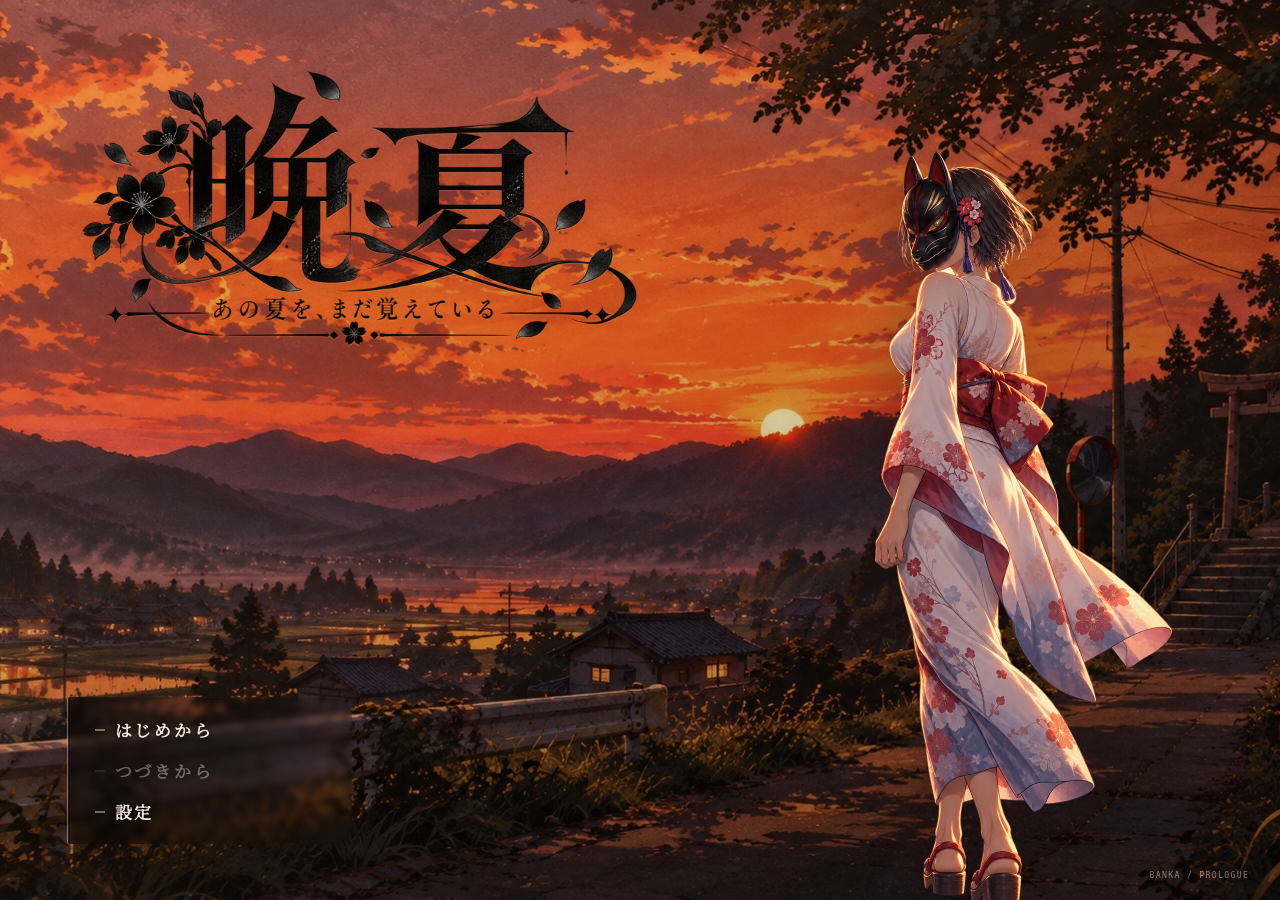
<file: index.html>
<!doctype html><html lang="ja"><head>
<link rel="manifest" href="./manifest.webmanifest">
<meta name="application-name" content="晩夏">
<meta name="apple-mobile-web-app-capable" content="yes">
<meta name="mobile-web-app-capable" content="yes">
<meta name="apple-mobile-web-app-title" content="晩夏">
<meta name="apple-mobile-web-app-status-bar-style" content="black-translucent">
<link rel="apple-touch-icon" sizes="180x180" href="./icons/apple-touch-icon.png">
<link rel="icon" type="image/png" sizes="32x32" href="./icons/favicon-32.png">
<meta charset="utf-8"><meta name="viewport" content="width=device-width,initial-scale=1,viewport-fit=cover"><meta name="theme-color" content="#10110f"><title>晩夏 — 八月三十一日の、その先へ。</title><style>@font-face {
  font-family: 'Noto Serif JP';
  font-style: normal;
  font-display: swap;
  font-weight: 400;
  src:url('story-assets/f7a9ccd9870995082d686831.woff2') format('woff2');
  unicode-range: U+8655-8659,U+865b,U+865d-8664,U+8667,U+8669,U+866c,U+866f,U+8671,U+8675-8677,U+867a-867b,U+867d,U+8687-8689,U+868b-868d,U+8691,U+8693,U+8695-8696,U+8698,U+869a,U+869c-869d,U+86a1,U+86a3-86a4,U+86a6-86ab,U+86ad,U+86af-86b1,U+86b3-86b9,U+86bf-86c1,U+86c3-86c6,U+86c9,U+86cb,U+86ce,U+86d1-86d2,U+86d4-86d5,U+86d7,U+86da,U+86dc,U+86de-86e0,U+86e3-86e7,U+86e9,U+86ec-86ed,U+86ef,U+86f8-86fe,U+8700,U+8703-870b,U+870d-8714,U+8719-871a,U+871e-871f,U+8721-8723,U+8725,U+8728-8729,U+872e-872f,U+8731-8732,U+8734,U+8737,U+8739-8740,U+8743,U+8745,U+8749,U+874b-874e,U+8751,U+8753,U+8755,U+8757-8759,U+875d,U+875f-8761,U+8763-8766,U+8768,U+876a,U+876e-876f,U+8771-8772,U+8774,U+8778,U+877b-877c,U+877f,U+8782-8789,U+878b-878c,U+878e,U+8790,U+8793,U+8795,U+8797-8799,U+879e-87a0,U+87a2-87a3,U+87a7,U+87ab-87af,U+87b1,U+87b3,U+87b5,U+87bb,U+87bd-87c1,U+87c4,U+87c6-87cb,U+87ce,U+87d0,U+87d2,U+87d5-87d6,U+87d9-87da,U+87dc,U+87df-87e0;
}@font-face {
  font-family: 'Noto Serif JP';
  font-style: normal;
  font-display: swap;
  font-weight: 400;
  src:url('story-assets/c0920109d3c5ec48490fe284.woff2') format('woff2');
  unicode-range: U+7851-7852,U+785c,U+785e,U+7860-7861,U+7863-7864,U+7868,U+786a,U+786e-786f,U+7872,U+7874,U+787a,U+787c,U+787e,U+7886-7887,U+788a,U+788c-788f,U+7893-7895,U+7898,U+789a,U+789d-789f,U+78a1,U+78a3-78a4,U+78a8-78aa,U+78ac-78ad,U+78af-78b3,U+78b5,U+78bb-78bf,U+78c5-78cc,U+78ce,U+78d1-78d6,U+78da-78db,U+78df-78e1,U+78e4,U+78e6-78e7,U+78ea,U+78ec,U+78f2-78f4,U+78f6-78f7,U+78f9-78fb,U+78fd-7901,U+7906-7907,U+790c,U+7910-7912,U+7919-791c,U+791e-7920,U+7925-792e,U+7930-7931,U+7934-7935,U+793b,U+793d,U+793f,U+7941-7942,U+7944-7946,U+794a-794b,U+794f,U+7951,U+7954-7955,U+7957-7958,U+795a-795c,U+795f-7960,U+7962,U+7967,U+7969,U+796b,U+7972,U+7977,U+7979-797c,U+797e-7980,U+798a-798e,U+7991,U+7993-7996,U+7998,U+799b-799d,U+79a1,U+79a6-79ab,U+79ae-79b1,U+79b3-79b4,U+79b8-79bb,U+79bd-79be,U+79c2,U+79c4,U+79c7-79ca,U+79cc-79cd,U+79cf,U+79d4-79d6,U+79da,U+79dd-79e3,U+79e5,U+79e7,U+79ea-79ed,U+79f1,U+79f8,U+79fc,U+7a02-7a03,U+7a05,U+7a07-7a0a,U+7a0c-7a0d,U+7a11,U+7a15;
}@font-face {
  font-family: 'Noto Serif JP';
  font-style: normal;
  font-display: swap;
  font-weight: 400;
  src:url('story-assets/3ef35a129da2d73b4ec94524.woff2') format('woff2');
  unicode-range: U+57b3,U+57b8,U+57bd,U+57c0,U+57c3,U+57c6-57c8,U+57cc,U+57cf,U+57d2-57d7,U+57dc-57de,U+57e0-57e1,U+57e3-57e4,U+57e6-57e7,U+57e9,U+57ed,U+57f0,U+57f4-57f6,U+57f8,U+57fb,U+57fd-57ff,U+5803-5804,U+5808-580d,U+5819,U+581b,U+581d-5821,U+5826-5827,U+582d,U+582f-5830,U+5832,U+5835,U+5839,U+583d,U+583f-5840,U+5849,U+584b-584d,U+584f-5852,U+5855,U+5858-5859,U+585f,U+5861-5862,U+5864,U+5867-5868,U+586d,U+5870,U+5872,U+5878-5879,U+587c,U+587f-5881,U+5885,U+5887-588d,U+588f-5890,U+5894,U+5896,U+5898,U+589d-589e,U+58a0-58a2,U+58a6,U+58a9-58ab,U+58ae,U+58b1-58b3,U+58b8-58bc,U+58be,U+58c2-58c5,U+58c8,U+58cd-58ce,U+58d0-58da,U+58dc-58e2,U+58e4-58e5,U+58e9,U+58ec,U+58ef,U+58f3-58f4,U+58f7,U+58f9,U+58fb-58fd,U+5902,U+5905-5906,U+590a-590d,U+5910,U+5912-5914,U+5918-5919,U+591b,U+591d,U+591f,U+5921,U+5923-5925,U+5928,U+592c-592d,U+592f-5930,U+5932-5933,U+5935-5936,U+5938-5939,U+593d-593f,U+5943,U+5946,U+594e,U+5950,U+5952-5953,U+5955,U+5957-595b,U+595d-5961,U+5963,U+5967,U+5969,U+596b-596d,U+596f,U+5972,U+5975-5976,U+5978-5979,U+597b-597c,U+5981;
}@font-face {
  font-family: 'Noto Serif JP';
  font-style: normal;
  font-display: swap;
  font-weight: 400;
  src:url('story-assets/b3436b649016e9d0545b1494.woff2') format('woff2');
  unicode-range: U+2d9,U+21d4,U+301d,U+515c,U+52fe,U+5420,U+5750,U+5766,U+5954,U+5b95,U+5f8a,U+5f98,U+620c,U+621f,U+641c,U+66d9,U+676d,U+6775,U+67f5,U+694a,U+6a02,U+6a3a,U+6a80,U+6c23,U+6c72,U+6dcb,U+6faa,U+707c,U+71c8,U+7422,U+74e2,U+7791,U+7825,U+7a14,U+7a1c,U+7c95,U+7fc1,U+82a5,U+82db,U+8304,U+853d,U+8cd3,U+8de8,U+8f0c,U+8f3f,U+9091,U+91c7,U+929a,U+98af,U+9913;
}@font-face {
  font-family: 'Noto Serif JP';
  font-style: normal;
  font-display: swap;
  font-weight: 400;
  src:url('story-assets/42c9d276e1123edd73d5171a.woff2') format('woff2');
  unicode-range: U+2ca-2cb,U+2229,U+2468,U+2669,U+266f,U+273f,U+4ec0,U+4f60,U+4fb6,U+5347,U+540e,U+543b,U+5b0c,U+5d4c,U+5f14,U+5f9e,U+6155,U+62d0,U+6602,U+6666,U+66f3,U+67a2,U+67ca,U+69cc,U+6d29,U+6d9b,U+6e3e,U+6f81,U+7109,U+73c0,U+73c2,U+7425,U+7435-7436,U+7525,U+7554,U+785d,U+786b,U+7ae3,U+7b94,U+7d18,U+81bf,U+8511,U+8549,U+9075,U+9640,U+98e2,U+9e9f,U+ff96;
}@font-face {
  font-family: 'Noto Serif JP';
  font-style: normal;
  font-display: swap;
  font-weight: 400;
  src:url('story-assets/fddd1c10a1744c80fd41aeff.woff2') format('woff2');
  unicode-range: U+2467,U+4ece,U+4ed4,U+4f91,U+4fae,U+534d,U+53c9,U+54b3,U+586b,U+5944,U+5b78,U+5df7,U+5f77,U+6101,U+6167-6168,U+61a4,U+62d9,U+698a,U+699b,U+6a59,U+6cc4,U+6e07,U+7099,U+75d2,U+77ad,U+7953,U+7984,U+7a92,U+7baa,U+7dbb,U+817f,U+82ad,U+85e9,U+868a,U+8caa,U+8f44,U+9017,U+907c,U+908a,U+92f3,U+936e,U+9435,U+978d,U+9838,U+9a28,U+9b41,U+9ba8,U+9c57,U+9eb9;
}@font-face {
  font-family: 'Noto Serif JP';
  font-style: normal;
  font-display: swap;
  font-weight: 400;
  src:url('story-assets/cf936ffdc33c4cfd65ac0e8c.woff2') format('woff2');
  unicode-range: U+b1,U+309b,U+4e5e,U+51f1,U+5506,U+55c5,U+58cc,U+59d1,U+5c51,U+5ef7,U+6284,U+62d7,U+6689,U+673d,U+6a2b,U+6a8e,U+6a9c,U+6d63,U+6dd1,U+70b8,U+7235,U+72db,U+72f8,U+7560,U+7c9b,U+7ce7,U+7e1e,U+80af,U+82eb,U+8463,U+8499,U+85dd,U+86ee,U+8a60,U+8a6e,U+8c79,U+8e87,U+8e8a,U+8f5f,U+9010,U+918d,U+9190,U+965b,U+97fb,U+9ab8,U+9bad,U+9d3b,U+9d5c,U+9dfa,U+9e93;
}@font-face {
  font-family: 'Noto Serif JP';
  font-style: normal;
  font-display: swap;
  font-weight: 400;
  src:url('story-assets/320b64bf2950101a60554861.woff2') format('woff2');
  unicode-range: U+251c,U+2523,U+4e14,U+545f,U+54bd,U+553e,U+55dc,U+56da,U+589c,U+5b55,U+5bb5,U+5ce1,U+5df4,U+5eb6,U+5ec9,U+6191,U+62f7,U+6357,U+64a5,U+6591,U+65bc,U+6897,U+6e1a,U+7063,U+711a,U+721b,U+722c,U+75b9,U+75d5,U+75fa,U+7766,U+7aae,U+7b48,U+7b8b,U+7d21,U+7e55,U+7f75,U+842c,U+8910,U+8a63,U+8b39,U+8b5a,U+8cdc,U+8d74,U+907d,U+91e7,U+9306,U+96bc,U+98f4,U+9ac4;
}@font-face {
  font-family: 'Noto Serif JP';
  font-style: normal;
  font-display: swap;
  font-weight: 400;
  src:url('story-assets/437349bae46debb3e1701647.woff2') format('woff2');
  unicode-range: U+2003,U+2312,U+266c,U+4f86,U+51ea,U+5243,U+5256,U+541f,U+5841,U+59dc,U+5df3,U+601c,U+60e7,U+632b,U+638c,U+64ad,U+6881,U+697c,U+69cd,U+6c50,U+6d2a,U+6fc1,U+7027,U+7058,U+70f9,U+714e,U+7345,U+751a,U+760d,U+764c,U+77db,U+7d79,U+7e8f,U+80ce,U+814e,U+81fc,U+8247,U+8278,U+85a9,U+8a03,U+90ed,U+9784,U+9801,U+984e,U+99b3,U+9bc9,U+9bdb,U+9be8,U+9e78,U+ff6b;
}@font-face {
  font-family: 'Noto Serif JP';
  font-style: normal;
  font-display: swap;
  font-weight: 400;
  src:url('story-assets/0f19221d93f2e34e79bb4472.woff2') format('woff2');
  unicode-range: U+266b,U+3006,U+5176,U+5197,U+51a8,U+51c6,U+52f2,U+5614,U+5875,U+5a2f,U+5b54,U+5ce0,U+5dba,U+5deb,U+5e63,U+5f59,U+5fcc,U+6068,U+6367,U+68b6,U+6a0b,U+6b64,U+6e15,U+6eba,U+7272,U+72a0,U+7947,U+7985,U+79e6,U+79e9,U+7a3d,U+7a9f,U+7aaf,U+7b95,U+7f60,U+7f9e,U+7fe0,U+8098,U+80ba,U+8106,U+82d4,U+831c,U+87f9,U+8a1f,U+8acf,U+90c1,U+920d,U+9756,U+fe43,U+ff94;
}@font-face {
  font-family: 'Noto Serif JP';
  font-style: normal;
  font-display: swap;
  font-weight: 400;
  src:url('story-assets/a145786578fda90c2176fe83.woff2') format('woff2');
  unicode-range: U+af,U+2465,U+2517,U+33a1,U+4f10,U+50c5,U+51b4,U+5384,U+5606,U+5bb0,U+5cac,U+5ee3,U+618e,U+61f2,U+62c9,U+66ab,U+66f9,U+6816,U+6960,U+6b3e,U+6f20,U+7078,U+72d0,U+73ed,U+7ad9,U+7b1b,U+7be4,U+7d62,U+7f51,U+80b4,U+80f4,U+8154,U+85fb,U+865c,U+8702,U+895f,U+8aed,U+8b90,U+8ced,U+8fbf,U+91d8,U+9418,U+9583,U+9591,U+9813,U+982c,U+9bd6,U+ff46,U+ff7f,U+ff88;
}@font-face {
  font-family: 'Noto Serif JP';
  font-style: normal;
  font-display: swap;
  font-weight: 400;
  src:url('story-assets/1fd93d848633598a3fdf07f7.woff2') format('woff2');
  unicode-range: U+4e91,U+508d,U+50e7,U+514e,U+51f6,U+5446,U+5504,U+584a,U+59a8,U+59d3,U+5a46,U+5ac9,U+6020,U+60a6,U+6148,U+621a,U+6234,U+64c1,U+6523,U+675c,U+67d1,U+6953,U+6ccc,U+6df5,U+6e13,U+6f06,U+723a,U+7325,U+74e6,U+758e,U+75ab,U+75d9,U+7a40,U+8096,U+82fa,U+8587,U+8594,U+8a6b,U+8ab9,U+8b17,U+8b83,U+937c,U+963b,U+9673,U+96db,U+9ce9,U+9f4b,U+ff67,U+ff82,U+ff93;
}@font-face {
  font-family: 'Noto Serif JP';
  font-style: normal;
  font-display: swap;
  font-weight: 400;
  src:url('story-assets/0fa3fcb5d011fe02f4eb5bf6.woff2') format('woff2');
  unicode-range: U+2002,U+2025,U+4f8d,U+51e1,U+51f8,U+5507,U+5598,U+58f1,U+5983,U+59ac,U+5c3c,U+5de7,U+5e7d,U+5eca,U+5f61,U+606d,U+60f9,U+636e,U+64ec,U+67da,U+67ff,U+6813,U+68f2,U+693f,U+6b6a,U+6bbb,U+6ef4,U+7092,U+717d,U+7261,U+73c8,U+7432,U+7483,U+76fe,U+7709,U+78d0,U+81a3,U+81b3,U+82af,U+8305,U+8309,U+8870,U+88fe,U+8cd1,U+8d66,U+906e,U+971e,U+9812,U+ff79,U+ff90;
}@font-face {
  font-family: 'Noto Serif JP';
  font-style: normal;
  font-display: swap;
  font-weight: 400;
  src:url('story-assets/691e7461b5f54bb7a51fc51b.woff2') format('woff2');
  unicode-range: U+2464,U+2501,U+2640,U+2642,U+339d,U+4f0e,U+5091,U+50b5,U+5132,U+51cc,U+558b,U+55aa,U+585e,U+5bee,U+5dfe,U+60b6,U+62b9,U+6349,U+6566,U+6590,U+6842,U+689d,U+6a58,U+6c70,U+6ff1,U+7815,U+7881,U+7aaa,U+7bc7,U+7def,U+7fa8,U+8017,U+8036,U+8061,U+821f,U+8429,U+8ce0,U+8e74,U+9019,U+90ca,U+9162,U+932f,U+93ae,U+9644,U+990c,U+9cf3,U+ff56,U+ff6e,U+ff7e,U+ff85;
}@font-face {
  font-family: 'Noto Serif JP';
  font-style: normal;
  font-display: swap;
  font-weight: 400;
  src:url('story-assets/071efb14cd8968c5c87d6e66.woff2') format('woff2');
  unicode-range: U+2266-2267,U+4f2f,U+5208,U+5451,U+546a,U+5589,U+576a,U+5815,U+5a9a,U+5b9b,U+5c3a,U+5efb,U+5faa,U+6109,U+6643,U+6652,U+695a,U+69fd,U+6b86,U+6bb4,U+6daf,U+7089,U+70cf,U+7a00,U+7a4f,U+7b39,U+7d33,U+80e1,U+828b,U+82a6,U+86cd,U+8c8c,U+8cca,U+8df3,U+9077,U+9175,U+91dc,U+925b,U+9262,U+9271,U+92ed,U+9855,U+9905,U+9d28,U+ff3f,U+ff58,U+ff68,U+ff6d,U+ff9c;
}@font-face {
  font-family: 'Noto Serif JP';
  font-style: normal;
  font-display: swap;
  font-weight: 400;
  src:url('story-assets/341c8194c0ce52a7b15c3c7c.woff2') format('woff2');
  unicode-range: U+2207,U+25ef,U+309c,U+4e4f,U+5146,U+51dd,U+5351,U+540a,U+5629,U+5eb5,U+5f04,U+5f13,U+60dc,U+6212,U+63b4,U+642c,U+6627,U+66a6,U+66c7,U+66fd,U+674e,U+6b96,U+6c4e,U+6df3,U+6e67,U+6f84,U+72fc,U+733f,U+7c97,U+7db1,U+7e4d,U+816b,U+82d1,U+84cb,U+854e,U+8607,U+86c7,U+871c,U+8776,U+8a89,U+8fc4,U+91a4,U+9285,U+9685,U+9903,U+9b31,U+9f13,U+ff42,U+ff74,U+ff91;
}@font-face {
  font-family: 'Noto Serif JP';
  font-style: normal;
  font-display: swap;
  font-weight: 400;
  src:url('story-assets/79f6970458f7cdd3ac713470.woff2') format('woff2');
  unicode-range: U+4e32,U+51db,U+53a8,U+53ea,U+5609,U+5674,U+5a92,U+5e7e,U+6115,U+611a,U+62cc,U+62ed,U+63c9,U+64b9,U+64e6,U+65cb,U+6606,U+6731,U+683d,U+6afb,U+7460,U+771e,U+78ef,U+7b26,U+7b51,U+7cde,U+7d10,U+7d2f,U+7d46,U+80de,U+819c,U+84b2,U+85cd,U+865a,U+8ecc,U+9022,U+90b8,U+9192,U+9675,U+96b7,U+99ff,U+ff44,U+ff55,U+ff6c,U+ff73,U+ff75,U+ff86,U+ff8d,U+ff92,U+ffe3;
}@font-face {
  font-family: 'Noto Serif JP';
  font-style: normal;
  font-display: swap;
  font-weight: 400;
  src:url('story-assets/37ed333081b489d20e893113.woff2') format('woff2');
  unicode-range: U+25b3,U+30f5,U+4eae,U+4f46,U+4f51,U+5203,U+52ff,U+55a7,U+564c,U+565b,U+57f9,U+5805,U+5b64,U+5e06,U+5f70,U+5f90,U+60e8,U+6182,U+62f3,U+62fe,U+63aa,U+64a4,U+65d7,U+673a,U+6851,U+68cb,U+68df,U+6d1e,U+6e58,U+6e9d,U+77b3,U+7832,U+7c3f,U+7db4,U+7f70,U+80aa,U+80c6,U+8105,U+819d,U+8276,U+8679,U+8986,U+8c9d,U+8fc5,U+916c,U+9665,U+9699,U+96c0,U+9a19,U+ff8b;
}@font-face {
  font-family: 'Noto Serif JP';
  font-style: normal;
  font-display: swap;
  font-weight: 400;
  src:url('story-assets/4e18872709ba2bc2c5057ea6.woff2') format('woff2');
  unicode-range: U+2463,U+25a1,U+4ef0,U+5076,U+5098,U+51fd,U+5302,U+5448,U+54c9,U+570b,U+583a,U+5893,U+58a8,U+58ee,U+5949,U+5bdb,U+5f26,U+5f81,U+6052,U+6170,U+61c7,U+631f,U+635c,U+664b,U+69fb,U+6f01,U+7070,U+722a,U+745e,U+755c,U+76c6,U+78c1,U+79e4,U+7bb8,U+7d0b,U+81a8,U+82d7,U+8b5c,U+8f14,U+8fb1,U+8fbb,U+9283,U+9298,U+9a30,U+ff03,U+ff50,U+ff59,U+ff7b,U+ff8e-ff8f;
}@font-face {
  font-family: 'Noto Serif JP';
  font-style: normal;
  font-display: swap;
  font-weight: 400;
  src:url('story-assets/ef3f2a4ee88b174f34eeaa58.woff2') format('woff2');
  unicode-range: U+2010,U+2502,U+25b6,U+4f3a,U+514b,U+5265,U+52c3,U+5339,U+53ec,U+54c0,U+55b0,U+5854,U+5b8f,U+5cb3,U+5e84,U+60da,U+6247,U+6249,U+628a,U+62cd,U+65ac,U+6838,U+690e,U+6cf0,U+6f02,U+6f2c,U+6f70,U+708a,U+7434,U+75be,U+77ef,U+7c60,U+7c98,U+7d1b,U+7e2b,U+80a5,U+81e3,U+820c,U+8210,U+8475,U+862d,U+8650,U+8997,U+906d,U+91c8,U+9700,U+9727,U+9df9,U+ff3a,U+ff9a;
}@font-face {
  font-family: 'Noto Serif JP';
  font-style: normal;
  font-display: swap;
  font-weight: 400;
  src:url('story-assets/9c4d8490a11cfaeda5836d87.woff2') format('woff2');
  unicode-range: U+2103,U+5049,U+52b1,U+5320,U+5553,U+572d,U+58c7,U+5b5d,U+5bc2,U+5de3,U+5e61,U+5f80,U+61a9,U+67d0,U+67f4,U+6c88,U+6ca1,U+6ce5,U+6d78,U+6e9c,U+6f54,U+731b,U+73b2,U+74a7,U+74f6,U+75e9,U+7b20,U+7c8b,U+7f72,U+809d,U+8108,U+82b3,U+82bd,U+84b8,U+84c4,U+88c2,U+8ae6,U+8ef8,U+902e,U+9065,U+9326,U+935b,U+938c,U+9676,U+9694,U+96f7,U+9ed9,U+ff48,U+ff4c,U+ff81;
}@font-face {
  font-family: 'Noto Serif JP';
  font-style: normal;
  font-display: swap;
  font-weight: 400;
  src:url('story-assets/9d45e4a48102981b93f607de.woff2') format('woff2');
  unicode-range: U+2500,U+3008-3009,U+4ead,U+4f0f,U+4fca,U+53eb,U+543e,U+57a2,U+5cf0,U+5e8f,U+5fe0,U+61b2,U+62d8,U+6442,U+64b2,U+6589,U+659c,U+67f1,U+68c4,U+6cb8,U+6d12,U+6de1,U+6fe1,U+70c8,U+723d,U+73e0,U+7656,U+773a,U+7948,U+7b87,U+7c92,U+7d3a,U+7e1b,U+7e4a,U+819a,U+8358,U+83c5,U+84bc,U+864e,U+8912,U+8c9e,U+8d05,U+92fc,U+9396,U+98fd,U+99d2,U+ff64,U+ff7a,U+ff83;
}@font-face {
  font-family: 'Noto Serif JP';
  font-style: normal;
  font-display: swap;
  font-weight: 400;
  src:url('story-assets/e570cc06e0dbccd752de8f57.woff2') format('woff2');
  unicode-range: U+3014-3015,U+4e3c,U+5036,U+5075,U+533f,U+53e9,U+5531,U+5642,U+5984,U+59e6,U+5a01,U+5b6b,U+5c0b,U+5f25,U+6069,U+60a0,U+614e,U+62b5,U+62d2-62d3,U+6597,U+660c,U+674f,U+67cf,U+6841,U+6905,U+6cf3,U+6d32,U+6d69,U+6f64,U+716e,U+7761,U+7b52,U+7be0,U+7dbf,U+7de9,U+7f36,U+81d3,U+8302,U+8389,U+846c,U+84ee,U+8a69,U+9038,U+9d8f,U+ff47,U+ff4b,U+ff76,U+ff9b;
}@font-face {
  font-family: 'Noto Serif JP';
  font-style: normal;
  font-display: swap;
  font-weight: 400;
  src:url('story-assets/96851354662a57428643e76b.woff2') format('woff2');
  unicode-range: U+25c7,U+3007,U+504f,U+507d,U+51a0,U+52a3,U+5410,U+5510,U+559a,U+5782,U+582a,U+5c0a,U+5c3f,U+5c48,U+5f6b,U+6176,U+622f,U+6279,U+62bd,U+62dd,U+65ed,U+67b6,U+6817,U+6850,U+6d6a,U+6deb,U+6ea2,U+6edd,U+6f5c,U+72e9,U+73a9,U+7573,U+76bf,U+7950,U+7956,U+7f8a,U+7ffc,U+80a2,U+80c3,U+83ca,U+8a02,U+8a13,U+8df5,U+9375,U+983b,U+99b4,U+ff4e,U+ff71,U+ff89,U+ff97;
}@font-face {
  font-family: 'Noto Serif JP';
  font-style: normal;
  font-display: swap;
  font-weight: 400;
  src:url('story-assets/50679698f41ca82ff25a62c8.woff2') format('woff2');
  unicode-range: U+24,U+2022,U+2212,U+221f,U+2665,U+4ecf,U+5100,U+51cd,U+52d8,U+5378,U+53f6,U+574a,U+5982,U+5996,U+5c1a,U+5e1d,U+5f84,U+609f,U+61a7,U+61f8,U+6398,U+63ee,U+6676,U+6691,U+6eb6,U+7126,U+71e5,U+7687,U+7965,U+7d17,U+80a1,U+8107,U+8266,U+85a6,U+8987,U+8ca2,U+8cab,U+8e0a,U+9042,U+95c7,U+9810,U+9867,U+98fc,U+ff52-ff54,U+ff61,U+ff77,U+ff98-ff99;
}@font-face {
  font-family: 'Noto Serif JP';
  font-style: normal;
  font-display: swap;
  font-weight: 400;
  src:url('story-assets/de399414249d4ab2662dde8c.woff2') format('woff2');
  unicode-range: U+b0,U+226a,U+2462,U+4e39,U+4fc3,U+4fd7,U+50be,U+50da,U+5200,U+5211,U+54f2,U+5618,U+596a,U+5b22,U+5bb4,U+5d50,U+60a3,U+63fa,U+658e,U+65e8,U+6669,U+6795,U+679d,U+67a0,U+6b3a,U+6e09,U+757f,U+7cd6,U+7dbe,U+7ffb,U+83cc,U+83f1,U+840c,U+845b,U+8846,U+8972,U+8a34,U+8a50,U+8a87,U+8edf,U+8ff0,U+90a6,U+9154,U+95a3,U+9663,U+9686,U+96c7,U+ff3c,U+ff7c,U+ff8a;
}@font-face {
  font-family: 'Noto Serif JP';
  font-style: normal;
  font-display: swap;
  font-weight: 400;
  src:url('story-assets/ab38c7c7cef271acf69afe4a.woff2') format('woff2');
  unicode-range: U+25bd,U+4e59,U+4ec1,U+4ff3,U+515a,U+518a,U+525b,U+5375,U+552f,U+57a3,U+5b9c,U+5c3d,U+5e3d,U+5e7b,U+5f0a,U+6094,U+6458,U+654f,U+67f3,U+6b8a,U+6bd2,U+6c37,U+6ce1,U+6e56,U+6e7f,U+6ed1,U+6ede,U+6f0f,U+70ad,U+7267,U+7363,U+786c,U+7a42,U+7db2,U+7f85,U+8178,U+829d,U+8896,U+8c5a,U+8cb0,U+8ce2,U+8ed2,U+9047,U+9177,U+970a,U+9ea6,U+ff1b,U+ff31,U+ff39,U+ff80;
}@font-face {
  font-family: 'Noto Serif JP';
  font-style: normal;
  font-display: swap;
  font-weight: 400;
  src:url('story-assets/198436f2ceb036861b87522f.woff2') format('woff2');
  unicode-range: U+a5,U+4e80,U+4f34,U+4f73,U+4f75,U+511f,U+5192,U+52aa,U+53c8,U+570f,U+57cb,U+596e,U+5d8b,U+5f66,U+5fd9,U+62db,U+62f6,U+6328,U+633f,U+63a7,U+6469,U+6bbf,U+6c41,U+6c57,U+6d44,U+6dbc,U+706f,U+72c2,U+72ed,U+7551,U+75f4,U+7949,U+7e26,U+7fd4,U+8150,U+8af8,U+8b0e,U+8b72,U+8ca7,U+934b,U+9a0e,U+9a12,U+9b42,U+ff41,U+ff43,U+ff45,U+ff49,U+ff4f,U+ff62-ff63;
}@font-face {
  font-family: 'Noto Serif JP';
  font-style: normal;
  font-display: swap;
  font-weight: 400;
  src:url('story-assets/92fc89b0d674af4e25f1d966.woff2') format('woff2');
  unicode-range: U+4e18,U+4fb5,U+5104,U+52c7,U+5353,U+5374,U+53e5,U+587e,U+594f,U+5a20,U+5de1,U+5f18,U+5fcd,U+6291,U+62ab,U+6355,U+6392,U+63da,U+63e1,U+656c,U+6687,U+68b0-68b1,U+68d2,U+68da,U+6b27,U+6cbc,U+7159,U+7344,U+73cd,U+76df,U+790e,U+7cf8,U+8102,U+88c1,U+8aa0,U+8e0f,U+9178,U+92ad,U+9670,U+96c5,U+9cf4,U+9db4,U+ff3e,U+ff6f,U+ff72,U+ff78,U+ff7d,U+ff84,U+ff8c;
}@font-face {
  font-family: 'Noto Serif JP';
  font-style: normal;
  font-display: swap;
  font-weight: 400;
  src:url('story-assets/0e15ba9dc7aea169371b2ac8.woff2') format('woff2');
  unicode-range: U+60,U+2200,U+226b,U+2461,U+517c,U+526f,U+5800,U+5b97,U+5bf8,U+5c01,U+5d29,U+5e4c,U+5e81,U+6065,U+61d0,U+667a,U+6696,U+6843,U+6c99,U+6d99,U+6ec5,U+6f22,U+6f6e,U+6fa4,U+6fef,U+71c3,U+72d9,U+7384,U+78e8,U+7a1a,U+7a32,U+7a3c,U+7adc,U+7ca7,U+7d2b,U+7dad,U+7e4b,U+80a9,U+8170,U+81ed,U+820e,U+8a17,U+8afe,U+90aa,U+914e,U+963f,U+99c4,U+9eba,U+9f3b,U+ff38;
}@font-face {
  font-family: 'Noto Serif JP';
  font-style: normal;
  font-display: swap;
  font-weight: 400;
  src:url('story-assets/b023f5ed6697ab31fad81489.woff2') format('woff2');
  unicode-range: U+2460,U+4e5f,U+4e7e,U+4ed9,U+501f,U+502b,U+5968,U+5974,U+5ac1,U+5b99,U+5ba3,U+5be7,U+5be9,U+5c64,U+5cb8,U+5ec3,U+5f1f,U+616e,U+6297,U+62e0,U+62ec,U+6368,U+642d,U+65e6,U+6717,U+676f,U+6b04,U+732e,U+7652,U+76ca,U+76d7,U+7802,U+7e70,U+7f6a,U+8133,U+81e8,U+866b,U+878d,U+88f8,U+8a5e,U+8cdb,U+8d08,U+907a,U+90e1,U+96f2,U+9f8d,U+ff35,U+ff37,U+ff40,U+ff9d;
}@font-face {
  font-family: 'Noto Serif JP';
  font-style: normal;
  font-display: swap;
  font-weight: 400;
  src:url('story-assets/690533faa6884e191ca43dfd.woff2') format('woff2');
  unicode-range: U+21d2,U+25ce,U+300a-300b,U+4e89,U+4e9c,U+4ea1,U+5263,U+53cc,U+5426,U+5869,U+5947,U+598a,U+5999,U+5e55,U+5e72,U+5e79,U+5fae,U+5fb9,U+602a,U+6163,U+624d,U+6749,U+6c5a,U+6cbf,U+6d45,U+6dfb,U+6e7e,U+708e,U+725b,U+7763,U+79c0,U+7bc4,U+7c89,U+7e01,U+7e2e,U+8010,U+8033,U+8c6a,U+8cc3,U+8f1d,U+8f9b,U+8fb2,U+907f,U+90f7,U+9707,U+9818,U+9b3c,U+ff0a,U+ff4d;
}@font-face {
  font-family: 'Noto Serif JP';
  font-style: normal;
  font-display: swap;
  font-weight: 400;
  src:url('story-assets/f3708009f8f996f5d7a0db99.woff2') format('woff2');
  unicode-range: U+2015,U+2190,U+4e43,U+5019,U+5247,U+52e7,U+5438,U+54b2,U+55ab,U+57f7,U+5bd2,U+5e8a,U+5ef6,U+6016,U+60b2,U+6162,U+6319,U+6551,U+6607,U+66b4,U+675f,U+67d4,U+6b20,U+6b53,U+6ce3,U+719f,U+75b2,U+770b,U+7720,U+77ac,U+79d2,U+7af9,U+7d05,U+7dca,U+8056,U+80f8,U+81f3,U+8352,U+885d,U+8a70,U+8aa4,U+8cbc,U+900f,U+9084,U+91e3,U+9451,U+96c4,U+99c6,U+9ad4,U+ff70;
}@font-face {
  font-family: 'Noto Serif JP';
  font-style: normal;
  font-display: swap;
  font-weight: 400;
  src:url('story-assets/b5b5a68dec4908d87fc86141.woff2') format('woff2');
  unicode-range: U+2193,U+25b2,U+4e4b,U+516d,U+51c4,U+529f,U+52c9,U+5360,U+5442,U+5857,U+5915,U+59eb,U+5a9b,U+5c3b,U+6012,U+61b6,U+62b1,U+6311,U+6577,U+65e2,U+65ec,U+6613,U+6790,U+6cb9,U+7372,U+76ae,U+7d5e,U+7fcc,U+88ab,U+88d5,U+8caf,U+8ddd,U+8ecd,U+8f38,U+8f9e,U+8feb,U+9063,U+90f5,U+93e1,U+968a,U+968f,U+98fe,U+9ec4,U+ff1d,U+ff27,U+ff2a,U+ff36,U+ff3b,U+ff3d,U+ffe5;
}@font-face {
  font-family: 'Noto Serif JP';
  font-style: normal;
  font-display: swap;
  font-weight: 400;
  src:url('story-assets/63583cb8d0cfb86c9c1f9772.woff2') format('woff2');
  unicode-range: U+4e03,U+4f38,U+50b7,U+5264,U+5348,U+5371,U+585a,U+58ca,U+5951,U+59b9,U+59d4,U+5b98,U+5f8b,U+6388,U+64cd,U+65e7,U+6803,U+6b6f,U+6d66,U+6e0b,U+6ecb,U+6fc3,U+72ac,U+773c,U+77e2,U+7968,U+7a74,U+7dba,U+7dd1,U+7e3e,U+808c,U+811a,U+8179,U+8239,U+8584,U+8a0e,U+8a72,U+8b66,U+8c46,U+8f29,U+90a3,U+9234,U+96f0,U+9769,U+9774,U+9aa8,U+ff26,U+ff28,U+ff9e-ff9f;
}@font-face {
  font-family: 'Noto Serif JP';
  font-style: normal;
  font-display: swap;
  font-weight: 400;
  src:url('story-assets/b182e566a58324331a75728e.woff2') format('woff2');
  unicode-range: U+7e,U+b4,U+25c6,U+2661,U+4e92,U+4eee,U+4ffa,U+5144,U+5237,U+5287,U+52b4,U+58c1,U+5bff,U+5c04,U+5c06,U+5e95,U+5f31,U+5f93,U+63c3,U+640d,U+6557,U+6614,U+662f,U+67d3,U+690d,U+6bba,U+6e6f,U+72af,U+732b,U+7518,U+7ae0,U+7ae5,U+7af6,U+822a,U+89e6,U+8a3a,U+8a98,U+8cb8,U+8de1,U+8e8d,U+95d8,U+961c,U+96a3,U+96ea,U+9bae,U+ff20,U+ff22,U+ff29,U+ff2b-ff2c;
}@font-face {
  font-family: 'Noto Serif JP';
  font-style: normal;
  font-display: swap;
  font-weight: 400;
  src:url('story-assets/55b3cb77e99ba43495866304.woff2') format('woff2');
  unicode-range: U+25cb,U+4e71,U+4f59,U+50d5,U+520a,U+5217,U+5230,U+523a-523b,U+541b,U+5439,U+5747,U+59c9,U+5bdf,U+5c31,U+5de8,U+5e7c,U+5f69,U+6050,U+60d1,U+63cf,U+663c,U+67c4,U+6885,U+6c38,U+6d6e,U+6db2,U+6df7,U+6e2c,U+6f5f,U+7532,U+76e3-76e4,U+7701,U+793c,U+79f0,U+7a93,U+7d00,U+7de0,U+7e54,U+8328,U+8840,U+969c,U+96e8,U+9811,U+9aea,U+9b5a,U+ff24,U+ff2e,U+ff57;
}@font-face {
  font-family: 'Noto Serif JP';
  font-style: normal;
  font-display: swap;
  font-weight: 400;
  src:url('story-assets/511751361c24e22dbb1507a8.woff2') format('woff2');
  unicode-range: U+2191,U+505c,U+52e4,U+5305,U+535a,U+56e0,U+59bb,U+5acc,U+5b09,U+5b87,U+5c90,U+5df1,U+5e2d,U+5e33,U+5f3e,U+6298,U+6383,U+653b,U+6697,U+6804,U+6a39,U+6cca,U+6e90,U+6f2b,U+702c,U+7206,U+7236,U+7559,U+7565,U+7591,U+75c7,U+75db,U+7b4b,U+7bb1,U+7d99,U+7fbd,U+8131,U+885b,U+8b1d,U+8ff7,U+9003,U+9045,U+96a0,U+9732,U+990a,U+99d0,U+9e97,U+9f62,U+ff25,U+ff2d;
}@font-face {
  font-family: 'Noto Serif JP';
  font-style: normal;
  font-display: swap;
  font-weight: 400;
  src:url('story-assets/f6f38171aa07ec390f988c5c.woff2') format('woff2');
  unicode-range: U+4e08,U+4f9d,U+5012,U+514d,U+51b7,U+5275,U+53ca,U+53f8,U+5584,U+57fc,U+5b9d,U+5bfa,U+5c3e,U+5f01,U+5fb4,U+5fd7,U+606f,U+62e1,U+6563,U+6674,U+6cb3,U+6d3e,U+6d74,U+6e1b,U+6e2f,U+718a,U+7247,U+79d8,U+7d14,U+7d66,U+7d71,U+7df4,U+7e41,U+80cc,U+8155,U+83d3,U+8a95,U+8ab2,U+8ad6,U+8ca1,U+9000,U+9006,U+9678,U+97d3,U+9808,U+98ef,U+9a5a,U+9b45,U+ff23,U+ff30;
}@font-face {
  font-family: 'Noto Serif JP';
  font-style: normal;
  font-display: swap;
  font-weight: 400;
  src:url('story-assets/de354e2d53077a9bb0cf8f44.woff2') format('woff2');
  unicode-range: U+25bc,U+3012,U+4ef2,U+4f0a,U+516b,U+5373,U+539a,U+53b3,U+559c,U+56f0,U+5727,U+5742,U+5965,U+59ff,U+5bc6,U+5dfb,U+5e45,U+5ead,U+5fb3,U+6211,U+6253,U+639b,U+63a8,U+6545,U+6575,U+6628,U+672d,U+68a8,U+6bdb,U+6d25,U+707d,U+767e,U+7834,U+7b46,U+7bc9,U+8074,U+82e6,U+8349,U+8a2a,U+8d70,U+8da3,U+8fce,U+91cc,U+967d,U+97ff,U+9996,U+ff1c,U+ff2f,U+ff32,U+ff34;
}@font-face {
  font-family: 'Noto Serif JP';
  font-style: normal;
  font-display: swap;
  font-weight: 400;
  src:url('story-assets/e529cf3138018623755e5632.woff2') format('woff2');
  unicode-range: U+3d,U+5e,U+25cf,U+4e0e,U+4e5d,U+4e73,U+4e94,U+4f3c,U+5009,U+5145,U+51ac,U+5238,U+524a,U+53f3,U+547c,U+5802,U+5922,U+5a66,U+5c0e,U+5de6,U+5fd8,U+5feb,U+6797,U+685c,U+6b7b,U+6c5f-6c60,U+6cc9,U+6ce2,U+6d17,U+6e21,U+7167,U+7642,U+76db,U+8001,U+821e,U+8857,U+89d2,U+8b1b,U+8b70,U+8cb4,U+8cde,U+8f03,U+8f2a,U+968e,U+9b54,U+9e7f,U+9ebb,U+ff05,U+ff33;
}@font-face {
  font-family: 'Noto Serif JP';
  font-style: normal;
  font-display: swap;
  font-weight: 400;
  src:url('story-assets/b054ce0f70d4bd518dd38bdb.woff2') format('woff2');
  unicode-range: U+500d,U+5074,U+50cd,U+5175,U+52e2,U+5352,U+5354,U+53f2,U+5409,U+56fa,U+5a18,U+5b88,U+5bdd,U+5ca9,U+5f92,U+5fa9,U+60a9,U+623f,U+6483,U+653f,U+666f,U+66ae,U+66f2,U+6a21,U+6b66,U+6bcd,U+6d5c,U+796d,U+7a4d,U+7aef,U+7b56,U+7b97,U+7c4d,U+7e04,U+7fa9,U+8377,U+83dc,U+83ef,U+8535,U+8863,U+88cf,U+88dc,U+8907,U+8acb,U+90ce,U+91dd,U+ff0b,U+ff0d,U+ff19,U+ff65;
}@font-face {
  font-family: 'Noto Serif JP';
  font-style: normal;
  font-display: swap;
  font-weight: 400;
  src:url('story-assets/95b7664aeb14f9a4c1df2a2c.woff2') format('woff2');
  unicode-range: U+4e01,U+4e21,U+4e38,U+52a9,U+547d,U+592e,U+5931,U+5b63,U+5c40,U+5dde,U+5e78,U+5efa,U+5fa1,U+604b,U+6075,U+62c5,U+632f,U+6a19,U+6c0f,U+6c11,U+6c96,U+6e05,U+70ba,U+71b1,U+7387,U+7403,U+75c5,U+77ed,U+795d,U+7b54,U+7cbe,U+7d19,U+7fa4,U+8089,U+81f4,U+8208,U+8336,U+8457,U+8a33,U+8c4a,U+8ca0,U+8ca8,U+8cc0,U+9014,U+964d,U+9803,U+983c,U+98db,U+ff17,U+ff21;
}@font-face {
  font-family: 'Noto Serif JP';
  font-style: normal;
  font-display: swap;
  font-weight: 400;
  src:url('story-assets/ee23e559e6d88719bf0b7a32.woff2') format('woff2');
  unicode-range: U+25,U+25a0,U+4e26,U+4f4e,U+5341,U+56f2,U+5bbf,U+5c45,U+5c55,U+5c5e,U+5dee,U+5e9c,U+5f7c,U+6255,U+627f,U+62bc,U+65cf,U+661f,U+666e,U+66dc,U+67fb,U+6975,U+6a4b,U+6b32,U+6df1,U+6e29,U+6fc0,U+738b,U+7686,U+7a76,U+7a81,U+7c73,U+7d75,U+7dd2,U+82e5,U+82f1,U+85ac,U+888b,U+899a,U+8a31,U+8a8c,U+8ab0,U+8b58,U+904a,U+9060,U+9280,U+95b2,U+984d,U+9ce5,U+ff18;
}@font-face {
  font-family: 'Noto Serif JP';
  font-style: normal;
  font-display: swap;
  font-weight: 400;
  src:url('story-assets/642aa20eb0fc3137ee363d42.woff2') format('woff2');
  unicode-range: U+30f6,U+50ac,U+5178,U+51e6,U+5224,U+52dd,U+5883,U+5897,U+590f,U+5a5a,U+5bb3,U+5c65,U+5e03,U+5e2b,U+5e30,U+5eb7,U+6271,U+63f4,U+64ae,U+6574,U+672b,U+679a,U+6a29-6a2a,U+6ca2,U+6cc1,U+6d0b,U+713c,U+74b0,U+7981,U+7a0b,U+7bc0,U+7d1a,U+7d61,U+7fd2,U+822c,U+8996,U+89aa,U+8cac,U+8cbb,U+8d77,U+8def,U+9020,U+9152,U+9244,U+9662,U+967a,U+96e3,U+9759,U+ff16;
}@font-face {
  font-family: 'Noto Serif JP';
  font-style: normal;
  font-display: swap;
  font-weight: 400;
  src:url('story-assets/e5475dc766a4786482f0e4c4.woff2') format('woff2');
  unicode-range: U+23,U+3c,U+2192,U+4e45,U+4efb,U+4f50,U+4f8b,U+4fc2,U+5024,U+5150,U+5272,U+5370,U+53bb,U+542b,U+56db,U+56e3,U+57ce,U+5bc4,U+5bcc,U+5f71,U+60aa,U+6238,U+6280,U+629c,U+6539,U+66ff,U+670d,U+677e-677f,U+6839,U+69cb,U+6b4c,U+6bb5,U+6e96,U+6f14,U+72ec,U+7389,U+7814,U+79cb,U+79d1,U+79fb,U+7a0e,U+7d0d,U+85e4,U+8d64,U+9632,U+96e2,U+9805,U+99ac,U+ff1e;
}@font-face {
  font-family: 'Noto Serif JP';
  font-style: normal;
  font-display: swap;
  font-weight: 400;
  src:url('story-assets/828ef598b5e8e376a58ae655.woff2') format('woff2');
  unicode-range: U+2605-2606,U+301c,U+4e57,U+4fee,U+5065,U+52df,U+533b,U+5357,U+57df,U+58eb,U+58f0,U+591c,U+592a-592b,U+5948,U+5b85,U+5d0e,U+5ea7,U+5ff5,U+6025,U+63a1,U+63a5,U+63db,U+643a,U+65bd,U+671d,U+68ee,U+6982,U+6b73,U+6bd4,U+6d88,U+7570,U+7b11,U+7d76,U+8077,U+8217,U+8c37,U+8c61,U+8cc7,U+8d85,U+901f,U+962a,U+9802,U+9806,U+9854,U+98f2,U+9928,U+99c5,U+9ed2;
}@font-face {
  font-family: 'Noto Serif JP';
  font-style: normal;
  font-display: swap;
  font-weight: 400;
  src:url('story-assets/00ceb034427bebf16c315114.woff2') format('woff2');
  unicode-range: U+266a,U+4f11,U+533a,U+5343,U+534a,U+53cd,U+5404,U+56f3,U+5b57-5b58,U+5bae,U+5c4a,U+5e0c,U+5e2f,U+5eab,U+5f35,U+5f79,U+614b,U+6226,U+629e,U+65c5,U+6625,U+6751,U+6821,U+6b69,U+6b8b,U+6bce,U+6c42,U+706b,U+7c21,U+7cfb,U+805e,U+80b2,U+82b8,U+843d,U+8853,U+88c5,U+8a3c,U+8a66,U+8d8a,U+8fba,U+9069,U+91cf,U+9752,U+975e,U+9999,U+ff0f-ff10,U+ff14-ff15;
}@font-face {
  font-family: 'Noto Serif JP';
  font-style: normal;
  font-display: swap;
  font-weight: 400;
  src:url('story-assets/a14a4c8e6ff52b910228f162.woff2') format('woff2');
  unicode-range: U+40,U+4e86,U+4e95,U+4f01,U+4f1d,U+4fbf,U+5099,U+5171,U+5177,U+53cb,U+53ce,U+53f0,U+5668,U+5712,U+5ba4,U+5ca1,U+5f85,U+60f3,U+653e,U+65ad,U+65e9,U+6620,U+6750,U+6761,U+6b62,U+6b74,U+6e08,U+6e80,U+7248,U+7531,U+7533,U+753a,U+77f3,U+798f,U+7f6e,U+8449,U+88fd,U+89b3,U+8a55,U+8ac7,U+8b77,U+8db3,U+8efd,U+8fd4,U+9031-9032,U+9580,U+9589,U+96d1,U+985e;
}@font-face {
  font-family: 'Noto Serif JP';
  font-style: normal;
  font-display: swap;
  font-weight: 400;
  src:url('story-assets/2f3359365f7b21842b4b6030.woff2') format('woff2');
  unicode-range: U+2b,U+d7,U+300e-300f,U+4e07,U+4e8c,U+512a,U+5149,U+518d,U+5236,U+52b9,U+52d9,U+5468,U+578b,U+57fa,U+5b8c,U+5ba2,U+5c02,U+5de5,U+5f37,U+5f62,U+623b,U+63d0,U+652f,U+672a,U+6848,U+6d41,U+7136,U+7537,U+754c,U+76f4,U+79c1,U+7ba1,U+7d44,U+7d4c,U+7dcf,U+7dda,U+7de8,U+82b1,U+897f,U+8ca9,U+8cfc,U+904e,U+9664,U+982d,U+9858,U+98a8,U+9a13,U+ff13,U+ff5c;
}@font-face {
  font-family: 'Noto Serif JP';
  font-style: normal;
  font-display: swap;
  font-weight: 400;
  src:url('story-assets/c2f8ef2f7a18f0db3bd7c08c.woff2') format('woff2');
  unicode-range: U+4e16,U+4e3b,U+4ea4,U+4ee4,U+4f4d,U+4f4f,U+4f55,U+4f9b,U+5317,U+5358,U+53c2,U+53e4,U+548c,U+571f,U+59cb,U+5cf6,U+5e38,U+63a2,U+63b2,U+6559,U+662d,U+679c,U+6c7a,U+72b6,U+7523,U+767d,U+770c,U+7a2e,U+7a3f,U+7a7a,U+7b2c,U+7b49,U+7d20,U+7d42,U+8003,U+8272,U+8a08,U+8aac,U+8cb7,U+8eab,U+8ee2,U+9054-9055,U+90fd,U+914d,U+91cd,U+969b,U+97f3,U+984c,U+ff06;
}@font-face {
  font-family: 'Noto Serif JP';
  font-style: normal;
  font-display: swap;
  font-weight: 400;
  src:url('story-assets/1192010576d12dd78979d0c9.woff2') format('woff2');
  unicode-range: U+26,U+5f,U+2026,U+203b,U+4e09,U+4eac,U+4ed5,U+4fa1,U+5143,U+5199,U+5207,U+539f,U+53e3,U+53f7,U+5411,U+5473,U+5546,U+55b6,U+5929,U+597d,U+5bb9,U+5c11,U+5c4b,U+5ddd,U+5f97,U+5fc5,U+6295,U+6301,U+6307,U+671b,U+76f8,U+78ba,U+795e,U+7d30,U+7d39,U+7d9a,U+89e3,U+8a00,U+8a73,U+8a8d,U+8a9e,U+8aad,U+8abf,U+8cea,U+8eca,U+8ffd,U+904b,U+9650,U+ff11-ff12;
}@font-face {
  font-family: 'Noto Serif JP';
  font-style: normal;
  font-display: swap;
  font-weight: 400;
  src:url('story-assets/a2539c364fb85224352872a2.woff2') format('woff2');
  unicode-range: U+3e,U+3005,U+4e0d,U+4e88,U+4ecb,U+4ee3,U+4ef6,U+4fdd,U+4fe1,U+500b,U+50cf,U+5186,U+5316,U+53d7,U+540c,U+544a,U+54e1,U+5728,U+58f2,U+5973,U+5b89,U+5c71,U+5e02,U+5e97,U+5f15,U+5fc3,U+5fdc,U+601d,U+611b,U+611f,U+671f,U+6728,U+6765,U+683c,U+6b21,U+6ce8,U+6d3b,U+6d77,U+7530,U+7740,U+7acb,U+7d50,U+826f,U+8f09,U+8fbc,U+9001,U+9053,U+91ce,U+9762,U+98df;
}@font-face {
  font-family: 'Noto Serif JP';
  font-style: normal;
  font-display: swap;
  font-weight: 400;
  src:url('story-assets/46f8eaecdfa364f29dce0ea9.woff2') format('woff2');
  unicode-range: U+7c,U+3080,U+4ee5,U+5148,U+516c,U+521d,U+5225,U+529b,U+52a0,U+53ef,U+56de,U+56fd,U+5909,U+591a,U+5b66,U+5b9f,U+5bb6,U+5bfe,U+5e73,U+5e83,U+5ea6,U+5f53,U+6027,U+610f,U+6210,U+6240,U+660e,U+66f4,U+66f8,U+6709,U+6771,U+697d,U+69d8,U+6a5f,U+6c34,U+6cbb,U+73fe,U+756a,U+7684,U+771f,U+793a,U+7f8e,U+898f,U+8a2d,U+8a71,U+8fd1,U+9078,U+9577,U+96fb,U+ff5e;
}@font-face {
  font-family: 'Noto Serif JP';
  font-style: normal;
  font-display: swap;
  font-weight: 400;
  src:url('story-assets/3061e18abbb40191c78fa0a8.woff2') format('woff2');
  unicode-range: U+a9,U+3010-3011,U+30e2,U+4e0b,U+4eca,U+4ed6,U+4ed8,U+4f53,U+4f5c,U+4f7f,U+53d6,U+540d,U+54c1,U+5730,U+5916,U+5b50,U+5c0f,U+5f8c,U+624b,U+6570,U+6587,U+6599,U+691c,U+696d,U+6cd5,U+7269,U+7279,U+7406,U+767a-767b,U+77e5,U+7d04,U+7d22,U+8005,U+80fd,U+81ea,U+8868,U+8981,U+89a7,U+901a,U+9023,U+90e8,U+91d1,U+9332,U+958b,U+96c6,U+9ad8,U+ff1a,U+ff1f;
}@font-face {
  font-family: 'Noto Serif JP';
  font-style: normal;
  font-display: swap;
  font-weight: 400;
  src:url('story-assets/36ae782d54e70caf3f5fcf80.woff2') format('woff2');
  unicode-range: U+4e,U+a0,U+3000,U+300c-300d,U+4e00,U+4e0a,U+4e2d,U+4e8b,U+4eba,U+4f1a,U+5165,U+5168,U+5185,U+51fa,U+5206,U+5229,U+524d,U+52d5,U+5408,U+554f,U+5831,U+5834,U+5927,U+5b9a,U+5e74,U+5f0f,U+60c5,U+65b0,U+65b9,U+6642,U+6700,U+672c,U+682a,U+6b63,U+6c17,U+7121,U+751f,U+7528,U+753b,U+76ee,U+793e,U+884c,U+898b,U+8a18,U+9593,U+95a2,U+ff01,U+ff08-ff09;
}@font-face {
  font-family: 'Noto Serif JP';
  font-style: normal;
  font-display: swap;
  font-weight: 400;
  src:url('story-assets/54fe2b32534876338e7c0c8c.woff2') format('woff2');
  unicode-range: U+21-22,U+27-2a,U+2c-3b,U+3f,U+41-4d,U+4f-5d,U+61-7b,U+7d,U+ab,U+ae,U+b2-b3,U+b7,U+bb,U+c9,U+cd,U+d6,U+d8,U+dc,U+e0-e5,U+e7-ed,U+ef,U+f1-f4,U+f6,U+f8,U+fa,U+fc-fd,U+103,U+14d,U+1b0,U+300-301,U+1ebf,U+1ec7,U+2013-2014,U+201c-201d,U+2039-203a,U+203c,U+2048-2049,U+2113,U+2122,U+65e5,U+6708,U+70b9;
}@font-face {
  font-family: 'Noto Serif JP';
  font-style: normal;
  font-display: swap;
  font-weight: 400;
  src:url('story-assets/736791188399f748b41673e2.woff2') format('woff2');
  unicode-range: U+20,U+2027,U+3001-3002,U+3041-307f,U+3081-308f,U+3091-3093,U+3099-309a,U+309d-309e,U+30a1-30e1,U+30e3-30ed,U+30ef-30f0,U+30f2-30f4,U+30fb-30fe,U+ff0c,U+ff0e;
}@font-face {
  font-family: 'Noto Serif JP';
  font-style: normal;
  font-display: swap;
  font-weight: 400;
  src:url('story-assets/9354cb0c699384284e426c18.woff2') format('woff2');
  unicode-range: U+0000-00FF,U+0131,U+0152-0153,U+02BB-02BC,U+02C6,U+02DA,U+02DC,U+0304,U+0308,U+0329,U+2000-206F,U+20AC,U+2122,U+2191,U+2193,U+2212,U+2215,U+FEFF,U+FFFD;
}/* Google Inc.

This Font Software is licensed under the SIL Open Font License, Version 1.1.
This license is copied below, and is also available with a FAQ at:
http://scripts.sil.org/OFL


-----------------------------------------------------------
SIL OPEN FONT LICENSE Version 1.1 - 26 February 2007
-----------------------------------------------------------

PREAMBLE
The goals of the Open Font License (OFL) are to stimulate worldwide
development of collaborative font projects, to support the font creation
efforts of academic and linguistic communities, and to provide a free and
open framework in which fonts may be shared and improved in partnership
with others.

The OFL allows the licensed fonts to be used, studied, modified and
redistributed freely as long as they are not sold by themselves. The
fonts, including any derivative works, can be bundled, embedded,
redistributed and/or sold with any software provided that any reserved
names are not used by derivative works. The fonts and derivatives,
however, cannot be released under any other type of license. The
requirement for fonts to remain under this license does not apply
to any document created using the fonts or their derivatives.

DEFINITIONS
"Font Software" refers to the set of files released by the Copyright
Holder(s) under this license and clearly marked as such. This may
include source files, build scripts and documentation.

"Reserved Font Name" refers to any names specified as such after the
copyright statement(s).

"Original Version" refers to the collection of Font Software components as
distributed by the Copyright Holder(s).

"Modified Version" refers to any derivative made by adding to, deleting,
or substituting -- in part or in whole -- any of the components of the
Original Version, by changing formats or by porting the Font Software to a
new environment.

"Author" refers to any designer, engineer, programmer, technical
writer or other person who contributed to the Font Software.

PERMISSION & CONDITIONS
Permission is hereby granted, free of charge, to any person obtaining
a copy of the Font Software, to use, study, copy, merge, embed, modify,
redistribute, and sell modified and unmodified copies of the Font
Software, subject to the following conditions:

1) Neither the Font Software nor any of its individual components,
in Original or Modified Versions, may be sold by itself.

2) Original or Modified Versions of the Font Software may be bundled,
redistributed and/or sold with any software, provided that each copy
contains the above copyright notice and this license. These can be
included either as stand-alone text files, human-readable headers or
in the appropriate machine-readable metadata fields within text or
binary files as long as those fields can be easily viewed by the user.

3) No Modified Version of the Font Software may use the Reserved Font
Name(s) unless explicit written permission is granted by the corresponding
Copyright Holder. This restriction only applies to the primary font name as
presented to the users.

4) The name(s) of the Copyright Holder(s) or the Author(s) of the Font
Software shall not be used to promote, endorse or advertise any
Modified Version, except to acknowledge the contribution(s) of the
Copyright Holder(s) and the Author(s) or with their explicit written
permission.

5) The Font Software, modified or unmodified, in part or in whole,
must be distributed entirely under this license, and must not be
distributed under any other license. The requirement for fonts to
remain under this license does not apply to any document created
using the Font Software.

TERMINATION
This license becomes null and void if any of the above conditions are
not met.

DISCLAIMER
THE FONT SOFTWARE IS PROVIDED "AS IS", WITHOUT WARRANTY OF ANY KIND,
EXPRESS OR IMPLIED, INCLUDING BUT NOT LIMITED TO ANY WARRANTIES OF
MERCHANTABILITY, FITNESS FOR A PARTICULAR PURPOSE AND NONINFRINGEMENT
OF COPYRIGHT, PATENT, TRADEMARK, OR OTHER RIGHT. IN NO EVENT SHALL THE
COPYRIGHT HOLDER BE LIABLE FOR ANY CLAIM, DAMAGES OR OTHER LIABILITY,
INCLUDING ANY GENERAL, SPECIAL, INDIRECT, INCIDENTAL, OR CONSEQUENTIAL
DAMAGES, WHETHER IN AN ACTION OF CONTRACT, TORT OR OTHERWISE, ARISING
FROM, OUT OF THE USE OR INABILITY TO USE THE FONT SOFTWARE OR FROM
OTHER DEALINGS IN THE FONT SOFTWARE.
 */@font-face {
  font-family: 'Noto Sans JP';
  font-style: normal;
  font-display: swap;
  font-weight: 400;
  src:url('story-assets/eeb0c9105a932462685a47ff.woff2') format('woff2');
  unicode-range: U+8655-8659,U+865b,U+865d-8664,U+8667,U+8669,U+866c,U+866f,U+8671,U+8675-8677,U+867a-867b,U+867d,U+8687-8689,U+868b-868d,U+8691,U+8693,U+8695-8696,U+8698,U+869a,U+869c-869d,U+86a1,U+86a3-86a4,U+86a6-86ab,U+86ad,U+86af-86b1,U+86b3-86b9,U+86bf-86c1,U+86c3-86c6,U+86c9,U+86cb,U+86ce,U+86d1-86d2,U+86d4-86d5,U+86d7,U+86da,U+86dc,U+86de-86e0,U+86e3-86e7,U+86e9,U+86ec-86ed,U+86ef,U+86f8-86fe,U+8700,U+8703-870b,U+870d-8714,U+8719-871a,U+871e-871f,U+8721-8723,U+8725,U+8728-8729,U+872e-872f,U+8731-8732,U+8734,U+8737,U+8739-8740,U+8743,U+8745,U+8749,U+874b-874e,U+8751,U+8753,U+8755,U+8757-8759,U+875d,U+875f-8761,U+8763-8766,U+8768,U+876a,U+876e-876f,U+8771-8772,U+8774,U+8778,U+877b-877c,U+877f,U+8782-8789,U+878b-878c,U+878e,U+8790,U+8793,U+8795,U+8797-8799,U+879e-87a0,U+87a2-87a3,U+87a7,U+87ab-87af,U+87b1,U+87b3,U+87b5,U+87bb,U+87bd-87c1,U+87c4,U+87c6-87cb,U+87ce,U+87d0,U+87d2,U+87d5-87d6,U+87d9-87da,U+87dc,U+87df-87e0;
}@font-face {
  font-family: 'Noto Sans JP';
  font-style: normal;
  font-display: swap;
  font-weight: 400;
  src:url('story-assets/ac4b7deb61e2e1f52fd1145e.woff2') format('woff2');
  unicode-range: U+7851-7852,U+785c,U+785e,U+7860-7861,U+7863-7864,U+7868,U+786a,U+786e-786f,U+7872,U+7874,U+787a,U+787c,U+787e,U+7886-7887,U+788a,U+788c-788f,U+7893-7895,U+7898,U+789a,U+789d-789f,U+78a1,U+78a3-78a4,U+78a8-78aa,U+78ac-78ad,U+78af-78b3,U+78b5,U+78bb-78bf,U+78c5-78cc,U+78ce,U+78d1-78d6,U+78da-78db,U+78df-78e1,U+78e4,U+78e6-78e7,U+78ea,U+78ec,U+78f2-78f4,U+78f6-78f7,U+78f9-78fb,U+78fd-7901,U+7906-7907,U+790c,U+7910-7912,U+7919-791c,U+791e-7920,U+7925-792e,U+7930-7931,U+7934-7935,U+793b,U+793d,U+793f,U+7941-7942,U+7944-7946,U+794a-794b,U+794f,U+7951,U+7954-7955,U+7957-7958,U+795a-795c,U+795f-7960,U+7962,U+7967,U+7969,U+796b,U+7972,U+7977,U+7979-797c,U+797e-7980,U+798a-798e,U+7991,U+7993-7996,U+7998,U+799b-799d,U+79a1,U+79a6-79ab,U+79ae-79b1,U+79b3-79b4,U+79b8-79bb,U+79bd-79be,U+79c2,U+79c4,U+79c7-79ca,U+79cc-79cd,U+79cf,U+79d4-79d6,U+79da,U+79dd-79e3,U+79e5,U+79e7,U+79ea-79ed,U+79f1,U+79f8,U+79fc,U+7a02-7a03,U+7a05,U+7a07-7a0a,U+7a0c-7a0d,U+7a11,U+7a15;
}@font-face {
  font-family: 'Noto Sans JP';
  font-style: normal;
  font-display: swap;
  font-weight: 400;
  src:url('story-assets/c20d7fc728280537ed3d28a1.woff2') format('woff2');
  unicode-range: U+57b3,U+57b8,U+57bd,U+57c0,U+57c3,U+57c6-57c8,U+57cc,U+57cf,U+57d2-57d7,U+57dc-57de,U+57e0-57e1,U+57e3-57e4,U+57e6-57e7,U+57e9,U+57ed,U+57f0,U+57f4-57f6,U+57f8,U+57fb,U+57fd-57ff,U+5803-5804,U+5808-580d,U+5819,U+581b,U+581d-5821,U+5826-5827,U+582d,U+582f-5830,U+5832,U+5835,U+5839,U+583d,U+583f-5840,U+5849,U+584b-584d,U+584f-5852,U+5855,U+5858-5859,U+585f,U+5861-5862,U+5864,U+5867-5868,U+586d,U+5870,U+5872,U+5878-5879,U+587c,U+587f-5881,U+5885,U+5887-588d,U+588f-5890,U+5894,U+5896,U+5898,U+589d-589e,U+58a0-58a2,U+58a6,U+58a9-58ab,U+58ae,U+58b1-58b3,U+58b8-58bc,U+58be,U+58c2-58c5,U+58c8,U+58cd-58ce,U+58d0-58da,U+58dc-58e2,U+58e4-58e5,U+58e9,U+58ec,U+58ef,U+58f3-58f4,U+58f7,U+58f9,U+58fb-58fd,U+5902,U+5905-5906,U+590a-590d,U+5910,U+5912-5914,U+5918-5919,U+591b,U+591d,U+591f,U+5921,U+5923-5925,U+5928,U+592c-592d,U+592f-5930,U+5932-5933,U+5935-5936,U+5938-5939,U+593d-593f,U+5943,U+5946,U+594e,U+5950,U+5952-5953,U+5955,U+5957-595b,U+595d-5961,U+5963,U+5967,U+5969,U+596b-596d,U+596f,U+5972,U+5975-5976,U+5978-5979,U+597b-597c,U+5981;
}@font-face {
  font-family: 'Noto Sans JP';
  font-style: normal;
  font-display: swap;
  font-weight: 400;
  src:url('story-assets/637194827f41e065cd5402bc.woff2') format('woff2');
  unicode-range: U+2d9,U+21d4,U+301d,U+515c,U+52fe,U+5420,U+5750,U+5766,U+5954,U+5b95,U+5f8a,U+5f98,U+620c,U+621f,U+641c,U+66d9,U+676d,U+6775,U+67f5,U+694a,U+6a02,U+6a3a,U+6a80,U+6c23,U+6c72,U+6dcb,U+6faa,U+707c,U+71c8,U+7422,U+74e2,U+7791,U+7825,U+7a14,U+7a1c,U+7c95,U+7fc1,U+82a5,U+82db,U+8304,U+853d,U+8cd3,U+8de8,U+8f0c,U+8f3f,U+9091,U+91c7,U+929a,U+98af,U+9913;
}@font-face {
  font-family: 'Noto Sans JP';
  font-style: normal;
  font-display: swap;
  font-weight: 400;
  src:url('story-assets/bafa891c1607b42c52ebc3ce.woff2') format('woff2');
  unicode-range: U+2ca-2cb,U+2229,U+2468,U+2669,U+266f,U+273f,U+4ec0,U+4f60,U+4fb6,U+5347,U+540e,U+543b,U+5b0c,U+5d4c,U+5f14,U+5f9e,U+6155,U+62d0,U+6602,U+6666,U+66f3,U+67a2,U+67ca,U+69cc,U+6d29,U+6d9b,U+6e3e,U+6f81,U+7109,U+73c0,U+73c2,U+7425,U+7435-7436,U+7525,U+7554,U+785d,U+786b,U+7ae3,U+7b94,U+7d18,U+81bf,U+8511,U+8549,U+9075,U+9640,U+98e2,U+9e9f,U+ff96;
}@font-face {
  font-family: 'Noto Sans JP';
  font-style: normal;
  font-display: swap;
  font-weight: 400;
  src:url('story-assets/6b253497d7d8c53143d81045.woff2') format('woff2');
  unicode-range: U+2467,U+4ece,U+4ed4,U+4f91,U+4fae,U+534d,U+53c9,U+54b3,U+586b,U+5944,U+5b78,U+5df7,U+5f77,U+6101,U+6167-6168,U+61a4,U+62d9,U+698a,U+699b,U+6a59,U+6cc4,U+6e07,U+7099,U+75d2,U+77ad,U+7953,U+7984,U+7a92,U+7baa,U+7dbb,U+817f,U+82ad,U+85e9,U+868a,U+8caa,U+8f44,U+9017,U+907c,U+908a,U+92f3,U+936e,U+9435,U+978d,U+9838,U+9a28,U+9b41,U+9ba8,U+9c57,U+9eb9;
}@font-face {
  font-family: 'Noto Sans JP';
  font-style: normal;
  font-display: swap;
  font-weight: 400;
  src:url('story-assets/4dd7082575926732d787fdd8.woff2') format('woff2');
  unicode-range: U+b1,U+309b,U+4e5e,U+51f1,U+5506,U+55c5,U+58cc,U+59d1,U+5c51,U+5ef7,U+6284,U+62d7,U+6689,U+673d,U+6a2b,U+6a8e,U+6a9c,U+6d63,U+6dd1,U+70b8,U+7235,U+72db,U+72f8,U+7560,U+7c9b,U+7ce7,U+7e1e,U+80af,U+82eb,U+8463,U+8499,U+85dd,U+86ee,U+8a60,U+8a6e,U+8c79,U+8e87,U+8e8a,U+8f5f,U+9010,U+918d,U+9190,U+965b,U+97fb,U+9ab8,U+9bad,U+9d3b,U+9d5c,U+9dfa,U+9e93;
}@font-face {
  font-family: 'Noto Sans JP';
  font-style: normal;
  font-display: swap;
  font-weight: 400;
  src:url('story-assets/acfc00a97e87db511883ab0b.woff2') format('woff2');
  unicode-range: U+251c,U+2523,U+4e14,U+545f,U+54bd,U+553e,U+55dc,U+56da,U+589c,U+5b55,U+5bb5,U+5ce1,U+5df4,U+5eb6,U+5ec9,U+6191,U+62f7,U+6357,U+64a5,U+6591,U+65bc,U+6897,U+6e1a,U+7063,U+711a,U+721b,U+722c,U+75b9,U+75d5,U+75fa,U+7766,U+7aae,U+7b48,U+7b8b,U+7d21,U+7e55,U+7f75,U+842c,U+8910,U+8a63,U+8b39,U+8b5a,U+8cdc,U+8d74,U+907d,U+91e7,U+9306,U+96bc,U+98f4,U+9ac4;
}@font-face {
  font-family: 'Noto Sans JP';
  font-style: normal;
  font-display: swap;
  font-weight: 400;
  src:url('story-assets/fcc2800cb1a6c71838d5968d.woff2') format('woff2');
  unicode-range: U+2003,U+2312,U+266c,U+4f86,U+51ea,U+5243,U+5256,U+541f,U+5841,U+59dc,U+5df3,U+601c,U+60e7,U+632b,U+638c,U+64ad,U+6881,U+697c,U+69cd,U+6c50,U+6d2a,U+6fc1,U+7027,U+7058,U+70f9,U+714e,U+7345,U+751a,U+760d,U+764c,U+77db,U+7d79,U+7e8f,U+80ce,U+814e,U+81fc,U+8247,U+8278,U+85a9,U+8a03,U+90ed,U+9784,U+9801,U+984e,U+99b3,U+9bc9,U+9bdb,U+9be8,U+9e78,U+ff6b;
}@font-face {
  font-family: 'Noto Sans JP';
  font-style: normal;
  font-display: swap;
  font-weight: 400;
  src:url('story-assets/1bcfeea2a0a2fb600cdaedf4.woff2') format('woff2');
  unicode-range: U+266b,U+3006,U+5176,U+5197,U+51a8,U+51c6,U+52f2,U+5614,U+5875,U+5a2f,U+5b54,U+5ce0,U+5dba,U+5deb,U+5e63,U+5f59,U+5fcc,U+6068,U+6367,U+68b6,U+6a0b,U+6b64,U+6e15,U+6eba,U+7272,U+72a0,U+7947,U+7985,U+79e6,U+79e9,U+7a3d,U+7a9f,U+7aaf,U+7b95,U+7f60,U+7f9e,U+7fe0,U+8098,U+80ba,U+8106,U+82d4,U+831c,U+87f9,U+8a1f,U+8acf,U+90c1,U+920d,U+9756,U+fe43,U+ff94;
}@font-face {
  font-family: 'Noto Sans JP';
  font-style: normal;
  font-display: swap;
  font-weight: 400;
  src:url('story-assets/6e56daa47ff43575a5c8b4d0.woff2') format('woff2');
  unicode-range: U+af,U+2465,U+2517,U+33a1,U+4f10,U+50c5,U+51b4,U+5384,U+5606,U+5bb0,U+5cac,U+5ee3,U+618e,U+61f2,U+62c9,U+66ab,U+66f9,U+6816,U+6960,U+6b3e,U+6f20,U+7078,U+72d0,U+73ed,U+7ad9,U+7b1b,U+7be4,U+7d62,U+7f51,U+80b4,U+80f4,U+8154,U+85fb,U+865c,U+8702,U+895f,U+8aed,U+8b90,U+8ced,U+8fbf,U+91d8,U+9418,U+9583,U+9591,U+9813,U+982c,U+9bd6,U+ff46,U+ff7f,U+ff88;
}@font-face {
  font-family: 'Noto Sans JP';
  font-style: normal;
  font-display: swap;
  font-weight: 400;
  src:url('story-assets/96d5fa1ad2d5faf85347128f.woff2') format('woff2');
  unicode-range: U+4e91,U+508d,U+50e7,U+514e,U+51f6,U+5446,U+5504,U+584a,U+59a8,U+59d3,U+5a46,U+5ac9,U+6020,U+60a6,U+6148,U+621a,U+6234,U+64c1,U+6523,U+675c,U+67d1,U+6953,U+6ccc,U+6df5,U+6e13,U+6f06,U+723a,U+7325,U+74e6,U+758e,U+75ab,U+75d9,U+7a40,U+8096,U+82fa,U+8587,U+8594,U+8a6b,U+8ab9,U+8b17,U+8b83,U+937c,U+963b,U+9673,U+96db,U+9ce9,U+9f4b,U+ff67,U+ff82,U+ff93;
}@font-face {
  font-family: 'Noto Sans JP';
  font-style: normal;
  font-display: swap;
  font-weight: 400;
  src:url('story-assets/5828c49be7f2e3054e27f52d.woff2') format('woff2');
  unicode-range: U+2002,U+2025,U+4f8d,U+51e1,U+51f8,U+5507,U+5598,U+58f1,U+5983,U+59ac,U+5c3c,U+5de7,U+5e7d,U+5eca,U+5f61,U+606d,U+60f9,U+636e,U+64ec,U+67da,U+67ff,U+6813,U+68f2,U+693f,U+6b6a,U+6bbb,U+6ef4,U+7092,U+717d,U+7261,U+73c8,U+7432,U+7483,U+76fe,U+7709,U+78d0,U+81a3,U+81b3,U+82af,U+8305,U+8309,U+8870,U+88fe,U+8cd1,U+8d66,U+906e,U+971e,U+9812,U+ff79,U+ff90;
}@font-face {
  font-family: 'Noto Sans JP';
  font-style: normal;
  font-display: swap;
  font-weight: 400;
  src:url('story-assets/4a79073330c506280ff3d667.woff2') format('woff2');
  unicode-range: U+2464,U+2501,U+2640,U+2642,U+339d,U+4f0e,U+5091,U+50b5,U+5132,U+51cc,U+558b,U+55aa,U+585e,U+5bee,U+5dfe,U+60b6,U+62b9,U+6349,U+6566,U+6590,U+6842,U+689d,U+6a58,U+6c70,U+6ff1,U+7815,U+7881,U+7aaa,U+7bc7,U+7def,U+7fa8,U+8017,U+8036,U+8061,U+821f,U+8429,U+8ce0,U+8e74,U+9019,U+90ca,U+9162,U+932f,U+93ae,U+9644,U+990c,U+9cf3,U+ff56,U+ff6e,U+ff7e,U+ff85;
}@font-face {
  font-family: 'Noto Sans JP';
  font-style: normal;
  font-display: swap;
  font-weight: 400;
  src:url('story-assets/98d3e93012a9aa40f6627013.woff2') format('woff2');
  unicode-range: U+2266-2267,U+4f2f,U+5208,U+5451,U+546a,U+5589,U+576a,U+5815,U+5a9a,U+5b9b,U+5c3a,U+5efb,U+5faa,U+6109,U+6643,U+6652,U+695a,U+69fd,U+6b86,U+6bb4,U+6daf,U+7089,U+70cf,U+7a00,U+7a4f,U+7b39,U+7d33,U+80e1,U+828b,U+82a6,U+86cd,U+8c8c,U+8cca,U+8df3,U+9077,U+9175,U+91dc,U+925b,U+9262,U+9271,U+92ed,U+9855,U+9905,U+9d28,U+ff3f,U+ff58,U+ff68,U+ff6d,U+ff9c;
}@font-face {
  font-family: 'Noto Sans JP';
  font-style: normal;
  font-display: swap;
  font-weight: 400;
  src:url('story-assets/30a22afd1744622e84b82109.woff2') format('woff2');
  unicode-range: U+2207,U+25ef,U+309c,U+4e4f,U+5146,U+51dd,U+5351,U+540a,U+5629,U+5eb5,U+5f04,U+5f13,U+60dc,U+6212,U+63b4,U+642c,U+6627,U+66a6,U+66c7,U+66fd,U+674e,U+6b96,U+6c4e,U+6df3,U+6e67,U+6f84,U+72fc,U+733f,U+7c97,U+7db1,U+7e4d,U+816b,U+82d1,U+84cb,U+854e,U+8607,U+86c7,U+871c,U+8776,U+8a89,U+8fc4,U+91a4,U+9285,U+9685,U+9903,U+9b31,U+9f13,U+ff42,U+ff74,U+ff91;
}@font-face {
  font-family: 'Noto Sans JP';
  font-style: normal;
  font-display: swap;
  font-weight: 400;
  src:url('story-assets/edbd7ef87e8268704244f4fc.woff2') format('woff2');
  unicode-range: U+4e32,U+51db,U+53a8,U+53ea,U+5609,U+5674,U+5a92,U+5e7e,U+6115,U+611a,U+62cc,U+62ed,U+63c9,U+64b9,U+64e6,U+65cb,U+6606,U+6731,U+683d,U+6afb,U+7460,U+771e,U+78ef,U+7b26,U+7b51,U+7cde,U+7d10,U+7d2f,U+7d46,U+80de,U+819c,U+84b2,U+85cd,U+865a,U+8ecc,U+9022,U+90b8,U+9192,U+9675,U+96b7,U+99ff,U+ff44,U+ff55,U+ff6c,U+ff73,U+ff75,U+ff86,U+ff8d,U+ff92,U+ffe3;
}@font-face {
  font-family: 'Noto Sans JP';
  font-style: normal;
  font-display: swap;
  font-weight: 400;
  src:url('story-assets/48f1e7de68a920688f99f41a.woff2') format('woff2');
  unicode-range: U+25b3,U+30f5,U+4eae,U+4f46,U+4f51,U+5203,U+52ff,U+55a7,U+564c,U+565b,U+57f9,U+5805,U+5b64,U+5e06,U+5f70,U+5f90,U+60e8,U+6182,U+62f3,U+62fe,U+63aa,U+64a4,U+65d7,U+673a,U+6851,U+68cb,U+68df,U+6d1e,U+6e58,U+6e9d,U+77b3,U+7832,U+7c3f,U+7db4,U+7f70,U+80aa,U+80c6,U+8105,U+819d,U+8276,U+8679,U+8986,U+8c9d,U+8fc5,U+916c,U+9665,U+9699,U+96c0,U+9a19,U+ff8b;
}@font-face {
  font-family: 'Noto Sans JP';
  font-style: normal;
  font-display: swap;
  font-weight: 400;
  src:url('story-assets/db11fc6eb2fc3b1358c0fce0.woff2') format('woff2');
  unicode-range: U+2463,U+25a1,U+4ef0,U+5076,U+5098,U+51fd,U+5302,U+5448,U+54c9,U+570b,U+583a,U+5893,U+58a8,U+58ee,U+5949,U+5bdb,U+5f26,U+5f81,U+6052,U+6170,U+61c7,U+631f,U+635c,U+664b,U+69fb,U+6f01,U+7070,U+722a,U+745e,U+755c,U+76c6,U+78c1,U+79e4,U+7bb8,U+7d0b,U+81a8,U+82d7,U+8b5c,U+8f14,U+8fb1,U+8fbb,U+9283,U+9298,U+9a30,U+ff03,U+ff50,U+ff59,U+ff7b,U+ff8e-ff8f;
}@font-face {
  font-family: 'Noto Sans JP';
  font-style: normal;
  font-display: swap;
  font-weight: 400;
  src:url('story-assets/d288c9ad551cf55c5e7ca697.woff2') format('woff2');
  unicode-range: U+2010,U+2502,U+25b6,U+4f3a,U+514b,U+5265,U+52c3,U+5339,U+53ec,U+54c0,U+55b0,U+5854,U+5b8f,U+5cb3,U+5e84,U+60da,U+6247,U+6249,U+628a,U+62cd,U+65ac,U+6838,U+690e,U+6cf0,U+6f02,U+6f2c,U+6f70,U+708a,U+7434,U+75be,U+77ef,U+7c60,U+7c98,U+7d1b,U+7e2b,U+80a5,U+81e3,U+820c,U+8210,U+8475,U+862d,U+8650,U+8997,U+906d,U+91c8,U+9700,U+9727,U+9df9,U+ff3a,U+ff9a;
}@font-face {
  font-family: 'Noto Sans JP';
  font-style: normal;
  font-display: swap;
  font-weight: 400;
  src:url('story-assets/4ede445f6e8b5dc5c22d661e.woff2') format('woff2');
  unicode-range: U+2103,U+5049,U+52b1,U+5320,U+5553,U+572d,U+58c7,U+5b5d,U+5bc2,U+5de3,U+5e61,U+5f80,U+61a9,U+67d0,U+67f4,U+6c88,U+6ca1,U+6ce5,U+6d78,U+6e9c,U+6f54,U+731b,U+73b2,U+74a7,U+74f6,U+75e9,U+7b20,U+7c8b,U+7f72,U+809d,U+8108,U+82b3,U+82bd,U+84b8,U+84c4,U+88c2,U+8ae6,U+8ef8,U+902e,U+9065,U+9326,U+935b,U+938c,U+9676,U+9694,U+96f7,U+9ed9,U+ff48,U+ff4c,U+ff81;
}@font-face {
  font-family: 'Noto Sans JP';
  font-style: normal;
  font-display: swap;
  font-weight: 400;
  src:url('story-assets/ae3fb07499d0ffbabe23e701.woff2') format('woff2');
  unicode-range: U+2500,U+3008-3009,U+4ead,U+4f0f,U+4fca,U+53eb,U+543e,U+57a2,U+5cf0,U+5e8f,U+5fe0,U+61b2,U+62d8,U+6442,U+64b2,U+6589,U+659c,U+67f1,U+68c4,U+6cb8,U+6d12,U+6de1,U+6fe1,U+70c8,U+723d,U+73e0,U+7656,U+773a,U+7948,U+7b87,U+7c92,U+7d3a,U+7e1b,U+7e4a,U+819a,U+8358,U+83c5,U+84bc,U+864e,U+8912,U+8c9e,U+8d05,U+92fc,U+9396,U+98fd,U+99d2,U+ff64,U+ff7a,U+ff83;
}@font-face {
  font-family: 'Noto Sans JP';
  font-style: normal;
  font-display: swap;
  font-weight: 400;
  src:url('story-assets/be59d340b45320ec708eb8ff.woff2') format('woff2');
  unicode-range: U+3014-3015,U+4e3c,U+5036,U+5075,U+533f,U+53e9,U+5531,U+5642,U+5984,U+59e6,U+5a01,U+5b6b,U+5c0b,U+5f25,U+6069,U+60a0,U+614e,U+62b5,U+62d2-62d3,U+6597,U+660c,U+674f,U+67cf,U+6841,U+6905,U+6cf3,U+6d32,U+6d69,U+6f64,U+716e,U+7761,U+7b52,U+7be0,U+7dbf,U+7de9,U+7f36,U+81d3,U+8302,U+8389,U+846c,U+84ee,U+8a69,U+9038,U+9d8f,U+ff47,U+ff4b,U+ff76,U+ff9b;
}@font-face {
  font-family: 'Noto Sans JP';
  font-style: normal;
  font-display: swap;
  font-weight: 400;
  src:url('story-assets/2ddc2694bdc28d3514d42bdd.woff2') format('woff2');
  unicode-range: U+25c7,U+3007,U+504f,U+507d,U+51a0,U+52a3,U+5410,U+5510,U+559a,U+5782,U+582a,U+5c0a,U+5c3f,U+5c48,U+5f6b,U+6176,U+622f,U+6279,U+62bd,U+62dd,U+65ed,U+67b6,U+6817,U+6850,U+6d6a,U+6deb,U+6ea2,U+6edd,U+6f5c,U+72e9,U+73a9,U+7573,U+76bf,U+7950,U+7956,U+7f8a,U+7ffc,U+80a2,U+80c3,U+83ca,U+8a02,U+8a13,U+8df5,U+9375,U+983b,U+99b4,U+ff4e,U+ff71,U+ff89,U+ff97;
}@font-face {
  font-family: 'Noto Sans JP';
  font-style: normal;
  font-display: swap;
  font-weight: 400;
  src:url('story-assets/8b8e2f9cc286b2a34e0fe89e.woff2') format('woff2');
  unicode-range: U+24,U+2022,U+2212,U+221f,U+2665,U+4ecf,U+5100,U+51cd,U+52d8,U+5378,U+53f6,U+574a,U+5982,U+5996,U+5c1a,U+5e1d,U+5f84,U+609f,U+61a7,U+61f8,U+6398,U+63ee,U+6676,U+6691,U+6eb6,U+7126,U+71e5,U+7687,U+7965,U+7d17,U+80a1,U+8107,U+8266,U+85a6,U+8987,U+8ca2,U+8cab,U+8e0a,U+9042,U+95c7,U+9810,U+9867,U+98fc,U+ff52-ff54,U+ff61,U+ff77,U+ff98-ff99;
}@font-face {
  font-family: 'Noto Sans JP';
  font-style: normal;
  font-display: swap;
  font-weight: 400;
  src:url('story-assets/4373e4a3cf4b70efde26d82d.woff2') format('woff2');
  unicode-range: U+b0,U+226a,U+2462,U+4e39,U+4fc3,U+4fd7,U+50be,U+50da,U+5200,U+5211,U+54f2,U+5618,U+596a,U+5b22,U+5bb4,U+5d50,U+60a3,U+63fa,U+658e,U+65e8,U+6669,U+6795,U+679d,U+67a0,U+6b3a,U+6e09,U+757f,U+7cd6,U+7dbe,U+7ffb,U+83cc,U+83f1,U+840c,U+845b,U+8846,U+8972,U+8a34,U+8a50,U+8a87,U+8edf,U+8ff0,U+90a6,U+9154,U+95a3,U+9663,U+9686,U+96c7,U+ff3c,U+ff7c,U+ff8a;
}@font-face {
  font-family: 'Noto Sans JP';
  font-style: normal;
  font-display: swap;
  font-weight: 400;
  src:url('story-assets/fa5e42f668a622145a66de95.woff2') format('woff2');
  unicode-range: U+25bd,U+4e59,U+4ec1,U+4ff3,U+515a,U+518a,U+525b,U+5375,U+552f,U+57a3,U+5b9c,U+5c3d,U+5e3d,U+5e7b,U+5f0a,U+6094,U+6458,U+654f,U+67f3,U+6b8a,U+6bd2,U+6c37,U+6ce1,U+6e56,U+6e7f,U+6ed1,U+6ede,U+6f0f,U+70ad,U+7267,U+7363,U+786c,U+7a42,U+7db2,U+7f85,U+8178,U+829d,U+8896,U+8c5a,U+8cb0,U+8ce2,U+8ed2,U+9047,U+9177,U+970a,U+9ea6,U+ff1b,U+ff31,U+ff39,U+ff80;
}@font-face {
  font-family: 'Noto Sans JP';
  font-style: normal;
  font-display: swap;
  font-weight: 400;
  src:url('story-assets/a60b8a0106cff7662ea92a68.woff2') format('woff2');
  unicode-range: U+a5,U+4e80,U+4f34,U+4f73,U+4f75,U+511f,U+5192,U+52aa,U+53c8,U+570f,U+57cb,U+596e,U+5d8b,U+5f66,U+5fd9,U+62db,U+62f6,U+6328,U+633f,U+63a7,U+6469,U+6bbf,U+6c41,U+6c57,U+6d44,U+6dbc,U+706f,U+72c2,U+72ed,U+7551,U+75f4,U+7949,U+7e26,U+7fd4,U+8150,U+8af8,U+8b0e,U+8b72,U+8ca7,U+934b,U+9a0e,U+9a12,U+9b42,U+ff41,U+ff43,U+ff45,U+ff49,U+ff4f,U+ff62-ff63;
}@font-face {
  font-family: 'Noto Sans JP';
  font-style: normal;
  font-display: swap;
  font-weight: 400;
  src:url('story-assets/a37ce2a891f6cb52b668a1bb.woff2') format('woff2');
  unicode-range: U+4e18,U+4fb5,U+5104,U+52c7,U+5353,U+5374,U+53e5,U+587e,U+594f,U+5a20,U+5de1,U+5f18,U+5fcd,U+6291,U+62ab,U+6355,U+6392,U+63da,U+63e1,U+656c,U+6687,U+68b0-68b1,U+68d2,U+68da,U+6b27,U+6cbc,U+7159,U+7344,U+73cd,U+76df,U+790e,U+7cf8,U+8102,U+88c1,U+8aa0,U+8e0f,U+9178,U+92ad,U+9670,U+96c5,U+9cf4,U+9db4,U+ff3e,U+ff6f,U+ff72,U+ff78,U+ff7d,U+ff84,U+ff8c;
}@font-face {
  font-family: 'Noto Sans JP';
  font-style: normal;
  font-display: swap;
  font-weight: 400;
  src:url('story-assets/7bcc2c1caf2b6e02b3984850.woff2') format('woff2');
  unicode-range: U+60,U+2200,U+226b,U+2461,U+517c,U+526f,U+5800,U+5b97,U+5bf8,U+5c01,U+5d29,U+5e4c,U+5e81,U+6065,U+61d0,U+667a,U+6696,U+6843,U+6c99,U+6d99,U+6ec5,U+6f22,U+6f6e,U+6fa4,U+6fef,U+71c3,U+72d9,U+7384,U+78e8,U+7a1a,U+7a32,U+7a3c,U+7adc,U+7ca7,U+7d2b,U+7dad,U+7e4b,U+80a9,U+8170,U+81ed,U+820e,U+8a17,U+8afe,U+90aa,U+914e,U+963f,U+99c4,U+9eba,U+9f3b,U+ff38;
}@font-face {
  font-family: 'Noto Sans JP';
  font-style: normal;
  font-display: swap;
  font-weight: 400;
  src:url('story-assets/122523171e8bd7af93960d1f.woff2') format('woff2');
  unicode-range: U+2460,U+4e5f,U+4e7e,U+4ed9,U+501f,U+502b,U+5968,U+5974,U+5ac1,U+5b99,U+5ba3,U+5be7,U+5be9,U+5c64,U+5cb8,U+5ec3,U+5f1f,U+616e,U+6297,U+62e0,U+62ec,U+6368,U+642d,U+65e6,U+6717,U+676f,U+6b04,U+732e,U+7652,U+76ca,U+76d7,U+7802,U+7e70,U+7f6a,U+8133,U+81e8,U+866b,U+878d,U+88f8,U+8a5e,U+8cdb,U+8d08,U+907a,U+90e1,U+96f2,U+9f8d,U+ff35,U+ff37,U+ff40,U+ff9d;
}@font-face {
  font-family: 'Noto Sans JP';
  font-style: normal;
  font-display: swap;
  font-weight: 400;
  src:url('story-assets/cb44ecb3ccdab8df99a4f7f6.woff2') format('woff2');
  unicode-range: U+21d2,U+25ce,U+300a-300b,U+4e89,U+4e9c,U+4ea1,U+5263,U+53cc,U+5426,U+5869,U+5947,U+598a,U+5999,U+5e55,U+5e72,U+5e79,U+5fae,U+5fb9,U+602a,U+6163,U+624d,U+6749,U+6c5a,U+6cbf,U+6d45,U+6dfb,U+6e7e,U+708e,U+725b,U+7763,U+79c0,U+7bc4,U+7c89,U+7e01,U+7e2e,U+8010,U+8033,U+8c6a,U+8cc3,U+8f1d,U+8f9b,U+8fb2,U+907f,U+90f7,U+9707,U+9818,U+9b3c,U+ff0a,U+ff4d;
}@font-face {
  font-family: 'Noto Sans JP';
  font-style: normal;
  font-display: swap;
  font-weight: 400;
  src:url('story-assets/e008eb8d3f251179d3222396.woff2') format('woff2');
  unicode-range: U+2015,U+2190,U+4e43,U+5019,U+5247,U+52e7,U+5438,U+54b2,U+55ab,U+57f7,U+5bd2,U+5e8a,U+5ef6,U+6016,U+60b2,U+6162,U+6319,U+6551,U+6607,U+66b4,U+675f,U+67d4,U+6b20,U+6b53,U+6ce3,U+719f,U+75b2,U+770b,U+7720,U+77ac,U+79d2,U+7af9,U+7d05,U+7dca,U+8056,U+80f8,U+81f3,U+8352,U+885d,U+8a70,U+8aa4,U+8cbc,U+900f,U+9084,U+91e3,U+9451,U+96c4,U+99c6,U+9ad4,U+ff70;
}@font-face {
  font-family: 'Noto Sans JP';
  font-style: normal;
  font-display: swap;
  font-weight: 400;
  src:url('story-assets/851de3e29db2a5c22ddb9525.woff2') format('woff2');
  unicode-range: U+2193,U+25b2,U+4e4b,U+516d,U+51c4,U+529f,U+52c9,U+5360,U+5442,U+5857,U+5915,U+59eb,U+5a9b,U+5c3b,U+6012,U+61b6,U+62b1,U+6311,U+6577,U+65e2,U+65ec,U+6613,U+6790,U+6cb9,U+7372,U+76ae,U+7d5e,U+7fcc,U+88ab,U+88d5,U+8caf,U+8ddd,U+8ecd,U+8f38,U+8f9e,U+8feb,U+9063,U+90f5,U+93e1,U+968a,U+968f,U+98fe,U+9ec4,U+ff1d,U+ff27,U+ff2a,U+ff36,U+ff3b,U+ff3d,U+ffe5;
}@font-face {
  font-family: 'Noto Sans JP';
  font-style: normal;
  font-display: swap;
  font-weight: 400;
  src:url('story-assets/6a346480d3aeab865cf4d5c2.woff2') format('woff2');
  unicode-range: U+4e03,U+4f38,U+50b7,U+5264,U+5348,U+5371,U+585a,U+58ca,U+5951,U+59b9,U+59d4,U+5b98,U+5f8b,U+6388,U+64cd,U+65e7,U+6803,U+6b6f,U+6d66,U+6e0b,U+6ecb,U+6fc3,U+72ac,U+773c,U+77e2,U+7968,U+7a74,U+7dba,U+7dd1,U+7e3e,U+808c,U+811a,U+8179,U+8239,U+8584,U+8a0e,U+8a72,U+8b66,U+8c46,U+8f29,U+90a3,U+9234,U+96f0,U+9769,U+9774,U+9aa8,U+ff26,U+ff28,U+ff9e-ff9f;
}@font-face {
  font-family: 'Noto Sans JP';
  font-style: normal;
  font-display: swap;
  font-weight: 400;
  src:url('story-assets/8bc1f29ea2e6a58e7ba5da8f.woff2') format('woff2');
  unicode-range: U+7e,U+b4,U+25c6,U+2661,U+4e92,U+4eee,U+4ffa,U+5144,U+5237,U+5287,U+52b4,U+58c1,U+5bff,U+5c04,U+5c06,U+5e95,U+5f31,U+5f93,U+63c3,U+640d,U+6557,U+6614,U+662f,U+67d3,U+690d,U+6bba,U+6e6f,U+72af,U+732b,U+7518,U+7ae0,U+7ae5,U+7af6,U+822a,U+89e6,U+8a3a,U+8a98,U+8cb8,U+8de1,U+8e8d,U+95d8,U+961c,U+96a3,U+96ea,U+9bae,U+ff20,U+ff22,U+ff29,U+ff2b-ff2c;
}@font-face {
  font-family: 'Noto Sans JP';
  font-style: normal;
  font-display: swap;
  font-weight: 400;
  src:url('story-assets/af198d2cf5826e2ed6114295.woff2') format('woff2');
  unicode-range: U+25cb,U+4e71,U+4f59,U+50d5,U+520a,U+5217,U+5230,U+523a-523b,U+541b,U+5439,U+5747,U+59c9,U+5bdf,U+5c31,U+5de8,U+5e7c,U+5f69,U+6050,U+60d1,U+63cf,U+663c,U+67c4,U+6885,U+6c38,U+6d6e,U+6db2,U+6df7,U+6e2c,U+6f5f,U+7532,U+76e3-76e4,U+7701,U+793c,U+79f0,U+7a93,U+7d00,U+7de0,U+7e54,U+8328,U+8840,U+969c,U+96e8,U+9811,U+9aea,U+9b5a,U+ff24,U+ff2e,U+ff57;
}@font-face {
  font-family: 'Noto Sans JP';
  font-style: normal;
  font-display: swap;
  font-weight: 400;
  src:url('story-assets/930991015254ff684c912065.woff2') format('woff2');
  unicode-range: U+2191,U+505c,U+52e4,U+5305,U+535a,U+56e0,U+59bb,U+5acc,U+5b09,U+5b87,U+5c90,U+5df1,U+5e2d,U+5e33,U+5f3e,U+6298,U+6383,U+653b,U+6697,U+6804,U+6a39,U+6cca,U+6e90,U+6f2b,U+702c,U+7206,U+7236,U+7559,U+7565,U+7591,U+75c7,U+75db,U+7b4b,U+7bb1,U+7d99,U+7fbd,U+8131,U+885b,U+8b1d,U+8ff7,U+9003,U+9045,U+96a0,U+9732,U+990a,U+99d0,U+9e97,U+9f62,U+ff25,U+ff2d;
}@font-face {
  font-family: 'Noto Sans JP';
  font-style: normal;
  font-display: swap;
  font-weight: 400;
  src:url('story-assets/1f952f25420a0f179ea67afd.woff2') format('woff2');
  unicode-range: U+4e08,U+4f9d,U+5012,U+514d,U+51b7,U+5275,U+53ca,U+53f8,U+5584,U+57fc,U+5b9d,U+5bfa,U+5c3e,U+5f01,U+5fb4,U+5fd7,U+606f,U+62e1,U+6563,U+6674,U+6cb3,U+6d3e,U+6d74,U+6e1b,U+6e2f,U+718a,U+7247,U+79d8,U+7d14,U+7d66,U+7d71,U+7df4,U+7e41,U+80cc,U+8155,U+83d3,U+8a95,U+8ab2,U+8ad6,U+8ca1,U+9000,U+9006,U+9678,U+97d3,U+9808,U+98ef,U+9a5a,U+9b45,U+ff23,U+ff30;
}@font-face {
  font-family: 'Noto Sans JP';
  font-style: normal;
  font-display: swap;
  font-weight: 400;
  src:url('story-assets/6868522f98a716c05a8ab801.woff2') format('woff2');
  unicode-range: U+25bc,U+3012,U+4ef2,U+4f0a,U+516b,U+5373,U+539a,U+53b3,U+559c,U+56f0,U+5727,U+5742,U+5965,U+59ff,U+5bc6,U+5dfb,U+5e45,U+5ead,U+5fb3,U+6211,U+6253,U+639b,U+63a8,U+6545,U+6575,U+6628,U+672d,U+68a8,U+6bdb,U+6d25,U+707d,U+767e,U+7834,U+7b46,U+7bc9,U+8074,U+82e6,U+8349,U+8a2a,U+8d70,U+8da3,U+8fce,U+91cc,U+967d,U+97ff,U+9996,U+ff1c,U+ff2f,U+ff32,U+ff34;
}@font-face {
  font-family: 'Noto Sans JP';
  font-style: normal;
  font-display: swap;
  font-weight: 400;
  src:url('story-assets/5611d49f081433d0d37c4b1f.woff2') format('woff2');
  unicode-range: U+3d,U+5e,U+25cf,U+4e0e,U+4e5d,U+4e73,U+4e94,U+4f3c,U+5009,U+5145,U+51ac,U+5238,U+524a,U+53f3,U+547c,U+5802,U+5922,U+5a66,U+5c0e,U+5de6,U+5fd8,U+5feb,U+6797,U+685c,U+6b7b,U+6c5f-6c60,U+6cc9,U+6ce2,U+6d17,U+6e21,U+7167,U+7642,U+76db,U+8001,U+821e,U+8857,U+89d2,U+8b1b,U+8b70,U+8cb4,U+8cde,U+8f03,U+8f2a,U+968e,U+9b54,U+9e7f,U+9ebb,U+ff05,U+ff33;
}@font-face {
  font-family: 'Noto Sans JP';
  font-style: normal;
  font-display: swap;
  font-weight: 400;
  src:url('story-assets/ee1b4b470218bbc67901d3a6.woff2') format('woff2');
  unicode-range: U+500d,U+5074,U+50cd,U+5175,U+52e2,U+5352,U+5354,U+53f2,U+5409,U+56fa,U+5a18,U+5b88,U+5bdd,U+5ca9,U+5f92,U+5fa9,U+60a9,U+623f,U+6483,U+653f,U+666f,U+66ae,U+66f2,U+6a21,U+6b66,U+6bcd,U+6d5c,U+796d,U+7a4d,U+7aef,U+7b56,U+7b97,U+7c4d,U+7e04,U+7fa9,U+8377,U+83dc,U+83ef,U+8535,U+8863,U+88cf,U+88dc,U+8907,U+8acb,U+90ce,U+91dd,U+ff0b,U+ff0d,U+ff19,U+ff65;
}@font-face {
  font-family: 'Noto Sans JP';
  font-style: normal;
  font-display: swap;
  font-weight: 400;
  src:url('story-assets/0110124db0d18b024840ae64.woff2') format('woff2');
  unicode-range: U+4e01,U+4e21,U+4e38,U+52a9,U+547d,U+592e,U+5931,U+5b63,U+5c40,U+5dde,U+5e78,U+5efa,U+5fa1,U+604b,U+6075,U+62c5,U+632f,U+6a19,U+6c0f,U+6c11,U+6c96,U+6e05,U+70ba,U+71b1,U+7387,U+7403,U+75c5,U+77ed,U+795d,U+7b54,U+7cbe,U+7d19,U+7fa4,U+8089,U+81f4,U+8208,U+8336,U+8457,U+8a33,U+8c4a,U+8ca0,U+8ca8,U+8cc0,U+9014,U+964d,U+9803,U+983c,U+98db,U+ff17,U+ff21;
}@font-face {
  font-family: 'Noto Sans JP';
  font-style: normal;
  font-display: swap;
  font-weight: 400;
  src:url('story-assets/2aa3b207724f56b8bee3e920.woff2') format('woff2');
  unicode-range: U+25,U+25a0,U+4e26,U+4f4e,U+5341,U+56f2,U+5bbf,U+5c45,U+5c55,U+5c5e,U+5dee,U+5e9c,U+5f7c,U+6255,U+627f,U+62bc,U+65cf,U+661f,U+666e,U+66dc,U+67fb,U+6975,U+6a4b,U+6b32,U+6df1,U+6e29,U+6fc0,U+738b,U+7686,U+7a76,U+7a81,U+7c73,U+7d75,U+7dd2,U+82e5,U+82f1,U+85ac,U+888b,U+899a,U+8a31,U+8a8c,U+8ab0,U+8b58,U+904a,U+9060,U+9280,U+95b2,U+984d,U+9ce5,U+ff18;
}@font-face {
  font-family: 'Noto Sans JP';
  font-style: normal;
  font-display: swap;
  font-weight: 400;
  src:url('story-assets/6ec4291517abe6aaa893183b.woff2') format('woff2');
  unicode-range: U+30f6,U+50ac,U+5178,U+51e6,U+5224,U+52dd,U+5883,U+5897,U+590f,U+5a5a,U+5bb3,U+5c65,U+5e03,U+5e2b,U+5e30,U+5eb7,U+6271,U+63f4,U+64ae,U+6574,U+672b,U+679a,U+6a29-6a2a,U+6ca2,U+6cc1,U+6d0b,U+713c,U+74b0,U+7981,U+7a0b,U+7bc0,U+7d1a,U+7d61,U+7fd2,U+822c,U+8996,U+89aa,U+8cac,U+8cbb,U+8d77,U+8def,U+9020,U+9152,U+9244,U+9662,U+967a,U+96e3,U+9759,U+ff16;
}@font-face {
  font-family: 'Noto Sans JP';
  font-style: normal;
  font-display: swap;
  font-weight: 400;
  src:url('story-assets/eb28bd4d1ecb408c4a05ac47.woff2') format('woff2');
  unicode-range: U+23,U+3c,U+2192,U+4e45,U+4efb,U+4f50,U+4f8b,U+4fc2,U+5024,U+5150,U+5272,U+5370,U+53bb,U+542b,U+56db,U+56e3,U+57ce,U+5bc4,U+5bcc,U+5f71,U+60aa,U+6238,U+6280,U+629c,U+6539,U+66ff,U+670d,U+677e-677f,U+6839,U+69cb,U+6b4c,U+6bb5,U+6e96,U+6f14,U+72ec,U+7389,U+7814,U+79cb,U+79d1,U+79fb,U+7a0e,U+7d0d,U+85e4,U+8d64,U+9632,U+96e2,U+9805,U+99ac,U+ff1e;
}@font-face {
  font-family: 'Noto Sans JP';
  font-style: normal;
  font-display: swap;
  font-weight: 400;
  src:url('story-assets/15839c05192599cd30bac62d.woff2') format('woff2');
  unicode-range: U+2605-2606,U+301c,U+4e57,U+4fee,U+5065,U+52df,U+533b,U+5357,U+57df,U+58eb,U+58f0,U+591c,U+592a-592b,U+5948,U+5b85,U+5d0e,U+5ea7,U+5ff5,U+6025,U+63a1,U+63a5,U+63db,U+643a,U+65bd,U+671d,U+68ee,U+6982,U+6b73,U+6bd4,U+6d88,U+7570,U+7b11,U+7d76,U+8077,U+8217,U+8c37,U+8c61,U+8cc7,U+8d85,U+901f,U+962a,U+9802,U+9806,U+9854,U+98f2,U+9928,U+99c5,U+9ed2;
}@font-face {
  font-family: 'Noto Sans JP';
  font-style: normal;
  font-display: swap;
  font-weight: 400;
  src:url('story-assets/c0d93d2e120e44bfb2ec865b.woff2') format('woff2');
  unicode-range: U+266a,U+4f11,U+533a,U+5343,U+534a,U+53cd,U+5404,U+56f3,U+5b57-5b58,U+5bae,U+5c4a,U+5e0c,U+5e2f,U+5eab,U+5f35,U+5f79,U+614b,U+6226,U+629e,U+65c5,U+6625,U+6751,U+6821,U+6b69,U+6b8b,U+6bce,U+6c42,U+706b,U+7c21,U+7cfb,U+805e,U+80b2,U+82b8,U+843d,U+8853,U+88c5,U+8a3c,U+8a66,U+8d8a,U+8fba,U+9069,U+91cf,U+9752,U+975e,U+9999,U+ff0f-ff10,U+ff14-ff15;
}@font-face {
  font-family: 'Noto Sans JP';
  font-style: normal;
  font-display: swap;
  font-weight: 400;
  src:url('story-assets/f418cc09b2f7b07be75b9e2c.woff2') format('woff2');
  unicode-range: U+40,U+4e86,U+4e95,U+4f01,U+4f1d,U+4fbf,U+5099,U+5171,U+5177,U+53cb,U+53ce,U+53f0,U+5668,U+5712,U+5ba4,U+5ca1,U+5f85,U+60f3,U+653e,U+65ad,U+65e9,U+6620,U+6750,U+6761,U+6b62,U+6b74,U+6e08,U+6e80,U+7248,U+7531,U+7533,U+753a,U+77f3,U+798f,U+7f6e,U+8449,U+88fd,U+89b3,U+8a55,U+8ac7,U+8b77,U+8db3,U+8efd,U+8fd4,U+9031-9032,U+9580,U+9589,U+96d1,U+985e;
}@font-face {
  font-family: 'Noto Sans JP';
  font-style: normal;
  font-display: swap;
  font-weight: 400;
  src:url('story-assets/d6ec3ce26bc44b00385508c8.woff2') format('woff2');
  unicode-range: U+2b,U+d7,U+300e-300f,U+4e07,U+4e8c,U+512a,U+5149,U+518d,U+5236,U+52b9,U+52d9,U+5468,U+578b,U+57fa,U+5b8c,U+5ba2,U+5c02,U+5de5,U+5f37,U+5f62,U+623b,U+63d0,U+652f,U+672a,U+6848,U+6d41,U+7136,U+7537,U+754c,U+76f4,U+79c1,U+7ba1,U+7d44,U+7d4c,U+7dcf,U+7dda,U+7de8,U+82b1,U+897f,U+8ca9,U+8cfc,U+904e,U+9664,U+982d,U+9858,U+98a8,U+9a13,U+ff13,U+ff5c;
}@font-face {
  font-family: 'Noto Sans JP';
  font-style: normal;
  font-display: swap;
  font-weight: 400;
  src:url('story-assets/646b81c6c4af9eb06be16cf2.woff2') format('woff2');
  unicode-range: U+4e16,U+4e3b,U+4ea4,U+4ee4,U+4f4d,U+4f4f,U+4f55,U+4f9b,U+5317,U+5358,U+53c2,U+53e4,U+548c,U+571f,U+59cb,U+5cf6,U+5e38,U+63a2,U+63b2,U+6559,U+662d,U+679c,U+6c7a,U+72b6,U+7523,U+767d,U+770c,U+7a2e,U+7a3f,U+7a7a,U+7b2c,U+7b49,U+7d20,U+7d42,U+8003,U+8272,U+8a08,U+8aac,U+8cb7,U+8eab,U+8ee2,U+9054-9055,U+90fd,U+914d,U+91cd,U+969b,U+97f3,U+984c,U+ff06;
}@font-face {
  font-family: 'Noto Sans JP';
  font-style: normal;
  font-display: swap;
  font-weight: 400;
  src:url('story-assets/329c7390208a6522086fad7f.woff2') format('woff2');
  unicode-range: U+26,U+5f,U+2026,U+203b,U+4e09,U+4eac,U+4ed5,U+4fa1,U+5143,U+5199,U+5207,U+539f,U+53e3,U+53f7,U+5411,U+5473,U+5546,U+55b6,U+5929,U+597d,U+5bb9,U+5c11,U+5c4b,U+5ddd,U+5f97,U+5fc5,U+6295,U+6301,U+6307,U+671b,U+76f8,U+78ba,U+795e,U+7d30,U+7d39,U+7d9a,U+89e3,U+8a00,U+8a73,U+8a8d,U+8a9e,U+8aad,U+8abf,U+8cea,U+8eca,U+8ffd,U+904b,U+9650,U+ff11-ff12;
}@font-face {
  font-family: 'Noto Sans JP';
  font-style: normal;
  font-display: swap;
  font-weight: 400;
  src:url('story-assets/6c37c334ed20bac6065131b8.woff2') format('woff2');
  unicode-range: U+3e,U+3005,U+4e0d,U+4e88,U+4ecb,U+4ee3,U+4ef6,U+4fdd,U+4fe1,U+500b,U+50cf,U+5186,U+5316,U+53d7,U+540c,U+544a,U+54e1,U+5728,U+58f2,U+5973,U+5b89,U+5c71,U+5e02,U+5e97,U+5f15,U+5fc3,U+5fdc,U+601d,U+611b,U+611f,U+671f,U+6728,U+6765,U+683c,U+6b21,U+6ce8,U+6d3b,U+6d77,U+7530,U+7740,U+7acb,U+7d50,U+826f,U+8f09,U+8fbc,U+9001,U+9053,U+91ce,U+9762,U+98df;
}@font-face {
  font-family: 'Noto Sans JP';
  font-style: normal;
  font-display: swap;
  font-weight: 400;
  src:url('story-assets/f53c67aa7fc37679cdc80489.woff2') format('woff2');
  unicode-range: U+7c,U+3080,U+4ee5,U+5148,U+516c,U+521d,U+5225,U+529b,U+52a0,U+53ef,U+56de,U+56fd,U+5909,U+591a,U+5b66,U+5b9f,U+5bb6,U+5bfe,U+5e73,U+5e83,U+5ea6,U+5f53,U+6027,U+610f,U+6210,U+6240,U+660e,U+66f4,U+66f8,U+6709,U+6771,U+697d,U+69d8,U+6a5f,U+6c34,U+6cbb,U+73fe,U+756a,U+7684,U+771f,U+793a,U+7f8e,U+898f,U+8a2d,U+8a71,U+8fd1,U+9078,U+9577,U+96fb,U+ff5e;
}@font-face {
  font-family: 'Noto Sans JP';
  font-style: normal;
  font-display: swap;
  font-weight: 400;
  src:url('story-assets/30e1bc8ac196f3b9d3dab711.woff2') format('woff2');
  unicode-range: U+a9,U+3010-3011,U+30e2,U+4e0b,U+4eca,U+4ed6,U+4ed8,U+4f53,U+4f5c,U+4f7f,U+53d6,U+540d,U+54c1,U+5730,U+5916,U+5b50,U+5c0f,U+5f8c,U+624b,U+6570,U+6587,U+6599,U+691c,U+696d,U+6cd5,U+7269,U+7279,U+7406,U+767a-767b,U+77e5,U+7d04,U+7d22,U+8005,U+80fd,U+81ea,U+8868,U+8981,U+89a7,U+901a,U+9023,U+90e8,U+91d1,U+9332,U+958b,U+96c6,U+9ad8,U+ff1a,U+ff1f;
}@font-face {
  font-family: 'Noto Sans JP';
  font-style: normal;
  font-display: swap;
  font-weight: 400;
  src:url('story-assets/8c12b7a096e199e2a85975bc.woff2') format('woff2');
  unicode-range: U+4e,U+a0,U+3000,U+300c-300d,U+4e00,U+4e0a,U+4e2d,U+4e8b,U+4eba,U+4f1a,U+5165,U+5168,U+5185,U+51fa,U+5206,U+5229,U+524d,U+52d5,U+5408,U+554f,U+5831,U+5834,U+5927,U+5b9a,U+5e74,U+5f0f,U+60c5,U+65b0,U+65b9,U+6642,U+6700,U+672c,U+682a,U+6b63,U+6c17,U+7121,U+751f,U+7528,U+753b,U+76ee,U+793e,U+884c,U+898b,U+8a18,U+9593,U+95a2,U+ff01,U+ff08-ff09;
}@font-face {
  font-family: 'Noto Sans JP';
  font-style: normal;
  font-display: swap;
  font-weight: 400;
  src:url('story-assets/f0c01a3ca9370b120b6da986.woff2') format('woff2');
  unicode-range: U+21-22,U+27-2a,U+2c-3b,U+3f,U+41-4d,U+4f-5d,U+61-7b,U+7d,U+ab,U+ae,U+b2-b3,U+b7,U+bb,U+c9,U+cd,U+d6,U+d8,U+dc,U+e0-e5,U+e7-ed,U+ef,U+f1-f4,U+f6,U+f8,U+fa,U+fc-fd,U+103,U+14d,U+1b0,U+300-301,U+1ebf,U+1ec7,U+2013-2014,U+201c-201d,U+2039-203a,U+203c,U+2048-2049,U+2113,U+2122,U+65e5,U+6708,U+70b9;
}@font-face {
  font-family: 'Noto Sans JP';
  font-style: normal;
  font-display: swap;
  font-weight: 400;
  src:url('story-assets/2258b057683e7040e5149a94.woff2') format('woff2');
  unicode-range: U+20,U+2027,U+3001-3002,U+3041-307f,U+3081-308f,U+3091-3093,U+3099-309a,U+309d-309e,U+30a1-30e1,U+30e3-30ed,U+30ef-30f0,U+30f2-30f4,U+30fb-30fe,U+ff0c,U+ff0e;
}@font-face {
  font-family: 'Noto Sans JP';
  font-style: normal;
  font-display: swap;
  font-weight: 400;
  src:url('story-assets/c3ca2d64070bf809fad5aec4.woff2') format('woff2');
  unicode-range: U+0000-00FF,U+0131,U+0152-0153,U+02BB-02BC,U+02C6,U+02DA,U+02DC,U+0304,U+0308,U+0329,U+2000-206F,U+20AC,U+2122,U+2191,U+2193,U+2212,U+2215,U+FEFF,U+FFFD;
}/* Google Inc.

This Font Software is licensed under the SIL Open Font License, Version 1.1.
This license is copied below, and is also available with a FAQ at:
http://scripts.sil.org/OFL


-----------------------------------------------------------
SIL OPEN FONT LICENSE Version 1.1 - 26 February 2007
-----------------------------------------------------------

PREAMBLE
The goals of the Open Font License (OFL) are to stimulate worldwide
development of collaborative font projects, to support the font creation
efforts of academic and linguistic communities, and to provide a free and
open framework in which fonts may be shared and improved in partnership
with others.

The OFL allows the licensed fonts to be used, studied, modified and
redistributed freely as long as they are not sold by themselves. The
fonts, including any derivative works, can be bundled, embedded,
redistributed and/or sold with any software provided that any reserved
names are not used by derivative works. The fonts and derivatives,
however, cannot be released under any other type of license. The
requirement for fonts to remain under this license does not apply
to any document created using the fonts or their derivatives.

DEFINITIONS
"Font Software" refers to the set of files released by the Copyright
Holder(s) under this license and clearly marked as such. This may
include source files, build scripts and documentation.

"Reserved Font Name" refers to any names specified as such after the
copyright statement(s).

"Original Version" refers to the collection of Font Software components as
distributed by the Copyright Holder(s).

"Modified Version" refers to any derivative made by adding to, deleting,
or substituting -- in part or in whole -- any of the components of the
Original Version, by changing formats or by porting the Font Software to a
new environment.

"Author" refers to any designer, engineer, programmer, technical
writer or other person who contributed to the Font Software.

PERMISSION & CONDITIONS
Permission is hereby granted, free of charge, to any person obtaining
a copy of the Font Software, to use, study, copy, merge, embed, modify,
redistribute, and sell modified and unmodified copies of the Font
Software, subject to the following conditions:

1) Neither the Font Software nor any of its individual components,
in Original or Modified Versions, may be sold by itself.

2) Original or Modified Versions of the Font Software may be bundled,
redistributed and/or sold with any software, provided that each copy
contains the above copyright notice and this license. These can be
included either as stand-alone text files, human-readable headers or
in the appropriate machine-readable metadata fields within text or
binary files as long as those fields can be easily viewed by the user.

3) No Modified Version of the Font Software may use the Reserved Font
Name(s) unless explicit written permission is granted by the corresponding
Copyright Holder. This restriction only applies to the primary font name as
presented to the users.

4) The name(s) of the Copyright Holder(s) or the Author(s) of the Font
Software shall not be used to promote, endorse or advertise any
Modified Version, except to acknowledge the contribution(s) of the
Copyright Holder(s) and the Author(s) or with their explicit written
permission.

5) The Font Software, modified or unmodified, in part or in whole,
must be distributed entirely under this license, and must not be
distributed under any other license. The requirement for fonts to
remain under this license does not apply to any document created
using the Font Software.

TERMINATION
This license becomes null and void if any of the above conditions are
not met.

DISCLAIMER
THE FONT SOFTWARE IS PROVIDED "AS IS", WITHOUT WARRANTY OF ANY KIND,
EXPRESS OR IMPLIED, INCLUDING BUT NOT LIMITED TO ANY WARRANTIES OF
MERCHANTABILITY, FITNESS FOR A PARTICULAR PURPOSE AND NONINFRINGEMENT
OF COPYRIGHT, PATENT, TRADEMARK, OR OTHER RIGHT. IN NO EVENT SHALL THE
COPYRIGHT HOLDER BE LIABLE FOR ANY CLAIM, DAMAGES OR OTHER LIABILITY,
INCLUDING ANY GENERAL, SPECIAL, INDIRECT, INCIDENTAL, OR CONSEQUENTIAL
DAMAGES, WHETHER IN AN ACTION OF CONTRACT, TORT OR OTHERWISE, ARISING
FROM, OUT OF THE USE OR INABILITY TO USE THE FONT SOFTWARE OR FROM
OTHER DEALINGS IN THE FONT SOFTWARE.
 */
:root{color-scheme:dark;--ink:#f0e9da;--muted:#b7b4a7;--gold:#d1ac77;--sans:'Noto Sans JP',-apple-system,BlinkMacSystemFont,'Hiragino Kaku Gothic ProN',sans-serif;--serif:'Noto Serif JP','Hiragino Mincho ProN','Yu Mincho',serif}*{box-sizing:border-box;-webkit-tap-highlight-color:transparent}body{margin:0;background:#080b0b;color:var(--ink);font-family:var(--serif)}button,input{font:inherit}button{cursor:pointer;color:inherit}button:focus-visible,input:focus-visible{outline:2px solid var(--gold);outline-offset:5px}button{touch-action:manipulation}button:disabled{opacity:.3;cursor:default}[hidden]{display:none!important}#game{position:fixed;inset:0;overflow:hidden;isolation:isolate;background:#080b0b;user-select:none}#world{position:absolute;inset:0;overflow:hidden}.bg{position:absolute;width:100%;height:100%;object-fit:cover;opacity:0;transition:opacity 1.1s;object-position:center}.bg.show{opacity:1}#shade{position:absolute;inset:0;background:linear-gradient(#05090755,transparent 30%,#04080644);pointer-events:none}#world.memory{filter:sepia(.24) saturate(.75)}#world.blue{filter:brightness(.7) saturate(.65)}#world.night{filter:brightness(.43) saturate(.55)}#world{transition:filter 1s}#sprite{position:absolute;object-fit:contain;max-width:none;opacity:0;transition:opacity .6s,filter .8s;transform:translateX(-50%);filter:drop-shadow(0 10px 10px #0005)}#sprite.show{opacity:1}#sprite.near{height:114%;left:72%;bottom:-35%}#sprite.distant{height:44%;left:57%;bottom:23%;filter:brightness(.74) saturate(.72) drop-shadow(2px 3px 4px #0007)}#game[data-scene="P-06"] #sprite.distant{height:30%;bottom:40%;left:55%}#game[data-scene="P-07"] #sprite.distant{height:29%;bottom:38%;left:54%}#game[data-scene="P-08"] #sprite.distant{height:36%;bottom:33%;left:59%}#vignette{position:absolute;inset:0;pointer-events:none;box-shadow:inset 0 0 15vw #0007;background:linear-gradient(0deg,#040706 0%,transparent 46%)}header{position:absolute;top:max(20px,env(safe-area-inset-top));left:max(32px,env(safe-area-inset-left));right:max(32px,env(safe-area-inset-right));display:flex;align-items:center;justify-content:space-between;z-index:5;font-family:var(--sans)}.eyebrow{font:10px var(--sans);letter-spacing:.24em;color:var(--gold)}#location{display:block;margin-top:8px;font-size:12px;letter-spacing:.16em;text-shadow:0 1px 5px #000}.topActions{display:flex;gap:8px}.quiet{border:1px solid #e1d6b82e;background:#0b100c88;padding:10px 16px;font:11px var(--sans);letter-spacing:.12em;min-height:40px;backdrop-filter:blur(12px)}.quiet:hover{background:#71664b55;border-color:#d1ac7788}#dialogue{position:absolute;bottom:0;left:0;right:0;z-index:4;padding:23px max(7vw,env(safe-area-inset-left)) max(14px,env(safe-area-inset-bottom));background:linear-gradient(0deg,#090e0efa 0%,#090e0ef5 75%,#090e0ecf 100%);border-top:1px solid #c0af873b}#dialogue:before{content:'';position:absolute;top:-1px;left:7vw;width:48px;height:1px;background:var(--gold)}#speaker{font:13px var(--sans);letter-spacing:.22em;color:var(--gold);height:22px;margin:0 0 8px;display:flex;align-items:center;gap:12px}#speaker:after{content:'';width:25px;height:1px;background:#d1ac7755}#text{font-size:clamp(17px,1.7vw,25px);line-height:1.85;letter-spacing:.055em;min-height:3.7em;white-space:pre-wrap;overflow-wrap:anywhere;max-width:1120px;margin:auto}#speaker,#toolbar{max-width:1120px;margin-left:auto;margin-right:auto}#toolbar{display:flex;justify-content:space-between;align-items:center;margin-top:12px;border-top:1px solid #eee1c411;padding-top:6px;gap:12px;font-family:var(--sans)}.tools{display:flex;gap:22px}.tool{background:none;border:0;padding:9px 0;font:10px var(--sans);letter-spacing:.12em;color:var(--muted);min-height:32px}.tool.active{color:var(--gold)}#next{color:var(--gold);font:10px var(--sans);letter-spacing:.18em;border:0;background:none;padding:9px 0;min-width:80px}#next:after{content:' ◇';padding-left:12px}#center{position:absolute;inset:15% 12% 16%;display:grid;place-items:center;text-align:center;z-index:3;white-space:pre-wrap;font-size:clamp(19px,2.3vw,32px);line-height:2.2;letter-spacing:.13em;text-shadow:0 2px 10px #000}#center.paper,#center.red,#center.stone{inset:18% 25%;padding:22px;background:linear-gradient(125deg,#d9c9a7,#c5b18c);color:#302c23;border:1px solid #eddfb3;box-shadow:0 20px 100px #0009;text-shadow:none;font-size:clamp(18px,2.1vw,28px)}#center.red{color:#7c2722}#center.stone{background:#141b18ed;color:#d1cbb8;border-color:#7c827059}#tapHint{position:absolute;bottom:max(26px,env(safe-area-inset-bottom));left:0;right:0;text-align:center;font:9px var(--sans);letter-spacing:.23em;color:#c8c5b8;z-index:3;pointer-events:none}#phone{position:absolute;z-index:4;top:50%;left:50%;transform:translate(-50%,-50%);width:300px;max-height:78%;padding:26px 18px 20px;background:linear-gradient(160deg,#253538,#111c20);border:5px solid #191e20;border-radius:29px;box-shadow:0 24px 100px #0009;overflow:auto;font-family:var(--sans)}#phone:before{content:'';display:block;width:45px;height:5px;border-radius:8px;background:#070c0d;margin:-15px auto 16px}#date{text-align:center;font-size:12px;color:#d1d7d4}#time{text-align:center;font-size:44px;font-weight:200;letter-spacing:-.04em;margin:3px 0 18px}.message{padding:10px 12px;margin-top:7px;background:#cbd8d31c;border:1px solid #ffffff0a;border-radius:10px;font-size:12px;line-height:1.6}.message b{display:block;font-size:10px;color:#bcc6bd;margin-bottom:4px}.noSignal{text-align:center;padding:20px;color:#b5bab5;font-size:12px}#phone.wrong #date{color:#efb6a1}#start{position:absolute;inset:0;z-index:20;background:#111}#titleBg{position:absolute;inset:0;width:100%;height:100%;object-fit:cover;filter:brightness(.58) saturate(.75)}#start:after{content:'';position:absolute;inset:0;background:linear-gradient(90deg,#061012d9,transparent 80%),linear-gradient(0deg,#040b0de8,transparent 65%);pointer-events:none}.titleContent{position:absolute;z-index:1;left:12%;top:14%;bottom:9%;display:flex;flex-direction:column;align-items:flex-start}.titleMeta{font:10px var(--sans);letter-spacing:.3em;color:#c7b68f}.titleLockup{display:flex;align-items:center;gap:35px;margin:28px 0}h1{font-weight:400;font-size:clamp(70px,10vw,136px);line-height:1.1;letter-spacing:.16em;margin:0;text-shadow:0 4px 30px #0003}.tagline{writing-mode:vertical-rl;font-size:12px;letter-spacing:.24em;line-height:1.9;color:#dad3c2}.titleEn{font:9px var(--sans);letter-spacing:.55em;color:var(--gold);margin:0 0 25px 5px}.titleNav{display:flex;flex-direction:column;align-items:stretch;gap:4px;min-width:225px}.titleNav button{text-align:left;background:none;border:0;border-bottom:1px solid #f3e1b827;padding:12px 0;font-size:14px;letter-spacing:.2em;display:flex;justify-content:space-between;align-items:center;gap:30px}.titleNav small{font:8px var(--sans);letter-spacing:.18em;color:#c5bda4}.titleNav button:hover{color:var(--gold);border-color:var(--gold)}.titleFooter{position:absolute;bottom:30px;right:36px;z-index:1;text-align:right;font:9px var(--sans);line-height:2;letter-spacing:.18em;color:#c1bcae}.overlay{position:absolute;inset:0;z-index:30;background:#050a0cdc;backdrop-filter:blur(18px);display:flex;align-items:center;justify-content:center;padding:max(20px,env(safe-area-inset-top)) max(24px,env(safe-area-inset-left))}.panel{width:min(680px,100%);max-height:100%;overflow:auto;padding:32px;border:1px solid #c2ad793d;background:#111918f7;box-shadow:0 30px 100px #0005}.panelHeader{display:flex;align-items:center;justify-content:space-between;gap:20px;margin-bottom:22px}.panel h2{font-size:22px;font-weight:400;letter-spacing:.2em;margin:8px 0}.setting{display:grid;grid-template-columns:120px 1fr 44px;align-items:center;gap:12px;padding:18px 0;border-bottom:1px solid #eee1c416;font:12px var(--sans)}input{width:100%;accent-color:var(--gold)}output{text-align:right;color:var(--gold)}.note{font:11px var(--sans);color:var(--muted);line-height:1.9;margin-top:22px}.logrow{padding:19px 0;border-bottom:1px solid #f5e9c716;line-height:1.9;font-size:15px}.logrow b{display:block;color:var(--gold);font:11px var(--sans);margin-bottom:7px}.logrow p{margin:0;white-space:pre-wrap}.panelFooter{display:flex;gap:10px;margin-top:26px}#end{position:absolute;inset:0;z-index:21;display:flex;align-items:center;justify-content:center;flex-direction:column;background:radial-gradient(ellipse at 50% 60%,#17221d,#030606 75%);text-align:center;padding:30px}#end h2{font-weight:400;letter-spacing:.25em;font-size:clamp(32px,5vw,65px);margin:24px 0}#end p{font-size:13px;letter-spacing:.18em;line-height:2}#end .quiet{margin-top:26px}#flash{position:absolute;inset:0;z-index:15;background:#d7d4bc;opacity:0;pointer-events:none;transition:opacity .2s}#noise{position:absolute;inset:0;z-index:14;pointer-events:none;opacity:0;background:repeating-linear-gradient(0deg,#ddd3 0 1px,transparent 2px 5px)}#restore{position:absolute;z-index:6;bottom:25px;right:30px}.cinema header,.cinema #dialogue,.cinema #tapHint{visibility:hidden}#toast{position:absolute;z-index:40;left:50%;bottom:24px;transform:translateX(-50%);padding:12px 20px;background:#202923;border:1px solid #b6a47866;font:12px var(--sans)}@media(max-height:540px) and (orientation:landscape), (max-width:540px) and (orientation:portrait){header{top:max(12px,env(safe-area-inset-top));left:max(24px,env(safe-area-inset-left));right:max(24px,env(safe-area-inset-right))}#dialogue{padding:12px max(6vw,env(safe-area-inset-left)) max(5px,env(safe-area-inset-bottom))}#speaker{font-size:11px;height:16px;margin-bottom:3px}#text{font-size:16px;line-height:1.65;min-height:3.3em}#toolbar{margin-top:5px;padding-top:0}.tool,#next{padding:6px 0;min-height:28px}#location{margin-top:4px;font-size:10px}.quiet{padding:8px 12px;min-height:34px}#sprite.near{height:129%;bottom:-43%}#phone{width:340px;max-height:76%;padding:21px 16px 13px;border-radius:22px}#time{font-size:30px;margin:0 0 8px}.message{font-size:11px;padding:5px 9px;margin-top:4px}.message b{display:inline;margin-right:7px}#phone:before{margin-bottom:7px}.titleContent{top:11%;bottom:8%;left:12%}.titleLockup{margin:15px 0;gap:25px}h1{font-size:72px}.tagline{font-size:10px}.titleEn{margin-bottom:10px}.titleNav{min-width:240px}.titleNav button{padding:9px 0;font-size:12px}.titleFooter{font-size:8px;bottom:22px}#center{font-size:20px}.panel{padding:20px 28px}.panelHeader{margin-bottom:10px}.setting{padding:12px 0}#center.paper,#center.red,#center.stone{inset:18% 22%}}
@media(orientation:portrait){#game{inset:auto;top:0;left:100vw;width:100vh;height:100vw;width:100dvh;height:100dvw;transform:rotate(90deg);transform-origin:top left}#dialogue{padding-left:6%;padding-right:6%}.titleContent{left:12%}#center.paper,#center.red,#center.stone{inset:18% 22%}}
@media(prefers-reduced-motion:reduce){*{transition:none!important;animation:none!important}}

#game{container-type:size}#start:after{content:none}
#start{position:absolute;inset:0;overflow:hidden;background:#6f2412;isolation:isolate}
#start #providedBg{position:absolute;inset:-1.5%;width:103%;height:103%;object-fit:cover;object-position:center 48%;filter:saturate(.93) contrast(1.02) brightness(.96);transform:scale(1.01);animation:bgBreath 16s ease-in-out infinite alternate}
#start::before{content:"";position:absolute;inset:0;z-index:1;pointer-events:none;background:
  linear-gradient(90deg,rgba(246,138,58,.05) 0%,rgba(42,17,12,.02) 42%,rgba(11,8,7,.22) 100%),
  linear-gradient(180deg,rgba(255,151,62,.05) 0%,rgba(16,9,8,.08) 58%,rgba(9,7,7,.38) 100%);
}
#start::after{content:"";position:absolute;inset:0;z-index:7;pointer-events:none;opacity:.16;mix-blend-mode:multiply;background-image:url("data:image/svg+xml,%3Csvg xmlns='http://www.w3.org/2000/svg' width='140' height='140' viewBox='0 0 140 140'%3E%3Cfilter id='n'%3E%3CfeTurbulence type='fractalNoise' baseFrequency='.8' numOctaves='3' stitchTiles='stitch'/%3E%3C/filter%3E%3Crect width='100%25' height='100%25' filter='url(%23n)' opacity='.32'/%3E%3C/svg%3E")}
#start #providedAyaneWrap{position:absolute;z-index:3;right:clamp(1.2cqw,3.3cqw,5cqw);bottom:-5.8cqh;height:min(105cqh,71cqw);width:auto;filter:drop-shadow(-15px 18px 26px rgba(18,8,4,.25));transform-origin:70% 85%;animation:ayaneFloat 7s ease-in-out infinite alternate}
#start #providedAyane{display:block;height:100%;width:auto;user-select:none;-webkit-user-drag:none}
#start #providedLogo{position:absolute;z-index:4;left:max(3.7cqw,env(safe-area-inset-left));top:max(4.2cqh,env(safe-area-inset-top));width:min(48cqw,820px);max-height:46cqh;object-fit:contain;object-position:left top;filter:drop-shadow(0 1px 0 rgba(255,181,111,.25)) drop-shadow(0 6px 10px rgba(60,14,8,.10));user-select:none;-webkit-user-drag:none;animation:logoIn 1.4s cubic-bezier(.2,.75,.2,1) both}
#start .providedMenu{position:absolute;z-index:5;left:max(6.2cqw,calc(env(safe-area-inset-left) + 2cqw));bottom:max(8cqh,calc(env(safe-area-inset-bottom) + 3cqh));display:flex;flex-direction:column;align-items:flex-start;gap:.7cqh;animation:menuIn 1.1s .48s both}
#start .providedMenu button{position:relative;appearance:none;border:0;background:transparent;color:#160d0b;min-width:15rem;text-align:left;padding:.52rem 1.2rem .52rem 2.35rem;font-size:clamp(15px,1.42cqw,24px);font-weight:650;letter-spacing:.16em;cursor:pointer;text-shadow:0 1px rgba(255,206,159,.35);transition:transform .18s ease,letter-spacing .18s ease,opacity .18s ease}
#start .providedMenu button::before{content:"";position:absolute;left:.25rem;top:50%;width:1.25rem;height:1px;background:#1c100d;transform:translateY(-50%) scaleX(.5);transform-origin:right;transition:transform .18s ease,width .18s ease}
#start .providedMenu button:hover,#start .providedMenu button:focus-visible{transform:translateX(.4rem);letter-spacing:.22em;outline:none}
#start .providedMenu button:hover::before,#start .providedMenu button:focus-visible::before{transform:translateY(-50%) scaleX(1)}
#start .providedMenu button:disabled{opacity:.34;cursor:default;transform:none}
#start .providedMenu button:disabled::before{opacity:.55}
#start .providedMenu small{padding-left:2.38rem;margin-top:.5cqh;color:rgba(19,10,8,.72);font-size:clamp(9px,.75cqw,12px);letter-spacing:.18em}
#start .providedCorner{position:absolute;z-index:5;right:max(2.4cqw,env(safe-area-inset-right));bottom:max(2.2cqh,env(safe-area-inset-bottom));font-family:ui-monospace,SFMono-Regular,Menlo,monospace;font-size:clamp(8px,.64cqw,11px);letter-spacing:.16em;color:rgba(24,12,9,.45);text-transform:uppercase}
#start #providedFade{position:absolute;inset:0;z-index:20;background:#0a0605;pointer-events:none;opacity:1;animation:fadeOpen 1.15s .08s ease forwards}
@container (max-height:500px){#start #providedLogo{top:2.5cqh;width:min(42cqw,720px)}
#start .providedMenu{bottom:5cqh;gap:0}
#start .providedMenu button{padding-top:.38rem;padding-bottom:.38rem}
#start #providedAyaneWrap{height:103cqh;right:4cqw}}
@container (min-aspect-ratio:2.05/1){#start #providedAyaneWrap{right:7cqw;height:112cqh}
#start #providedLogo{left:7cqw;width:42cqw}
#start .providedMenu{left:9cqw}}
@keyframes fadeOpen{to{opacity:0}}
@keyframes logoIn{from{opacity:0;transform:translateY(-8px)}to{opacity:1;transform:none}}
@keyframes menuIn{from{opacity:0;transform:translateY(8px)}to{opacity:1;transform:none}}
@keyframes bgBreath{from{transform:scale(1.01) translate3d(0,0,0)}to{transform:scale(1.035) translate3d(-.3%,.2%,0)}}
@keyframes ayaneFloat{from{transform:translateY(0) rotate(-.12deg)}to{transform:translateY(-.7cqh) rotate(.12deg)}}
#start #providedAyaneWrap{
  right:5.2cqw;
  bottom:-1.8cqh;
  height:min(91cqh,60cqw);
  filter:drop-shadow(-12px 14px 24px rgba(18,8,4,.22));
}
#start .providedMenu{
  left:max(5.2cqw,calc(env(safe-area-inset-left) + 1.5cqw));
  bottom:max(6.2cqh,calc(env(safe-area-inset-bottom) + 2.4cqh));
  gap:.35cqh;
  padding:.85rem 3.4rem .82rem .85rem;
  border-left:1px solid rgba(255,232,205,.38);
  border-radius:2px 18px 18px 2px;
  background:linear-gradient(90deg,rgba(12,8,7,.67) 0%,rgba(15,10,8,.43) 58%,rgba(15,10,8,0) 100%);
  -webkit-backdrop-filter:blur(3px);
  backdrop-filter:blur(3px);
  box-shadow:inset 0 1px rgba(255,255,255,.025);
}
#start .providedMenu button{
  color:#f4e8d9;
  min-width:13.5rem;
  padding:.44rem 1rem .44rem 2.1rem;
  font-size:clamp(14px,1.32cqw,22px);
  font-weight:650;
  text-shadow:0 2px 5px rgba(0,0,0,.72);
}
#start .providedMenu button::before{background:rgba(247,229,208,.86)}
#start .providedMenu button:hover,#start .providedMenu button:focus-visible{color:#fff7ed}
#start .providedMenu button:disabled{opacity:.38}
#start .providedMenu small{
  color:rgba(245,226,205,.65);
  padding-left:2.12rem;
  text-shadow:0 1px 3px rgba(0,0,0,.72);
}
@container (max-height:500px){#start #providedAyaneWrap{height:89cqh;right:5.4cqw;bottom:-1cqh}
#start .providedMenu{bottom:4.6cqh;padding-top:.58rem;padding-bottom:.55rem}}
@container (min-aspect-ratio:2.05/1){#start #providedAyaneWrap{right:5.8cqw;height:88cqh;bottom:-.8cqh}
#start #providedLogo{left:6.2cqw;width:41cqw}
#start .providedMenu{left:7.2cqw;bottom:5.4cqh}}
@container (min-aspect-ratio:2.20/1){#start #providedAyaneWrap{right:6.4cqw;height:85cqh;bottom:-.4cqh}}
#start{color:#160d0b}#start .providedMenu{font-family:var(--serif)}#start .providedCorner{color:#eadcca88}

#world.memory{filter:sepia(.88) saturate(.65) contrast(.9) brightness(1.04)}
#memoryFilm{position:absolute;inset:0;pointer-events:none;opacity:0;z-index:3;background:linear-gradient(90deg,#77421930,#e5ba7338 50%,#75421b22);box-shadow:inset 0 0 110px #40230488;transition:opacity .8s}
#world.memory #memoryFilm{opacity:1}
#memoryFilm:before{content:'';position:absolute;inset:-5%;opacity:.17;background-image:url("data:image/svg+xml,%3Csvg xmlns='http://www.w3.org/2000/svg' width='180' height='180'%3E%3Cfilter id='g'%3E%3CfeTurbulence type='fractalNoise' baseFrequency='.8' numOctaves='3' stitchTiles='stitch'/%3E%3C/filter%3E%3Crect width='100%25' height='100%25' filter='url(%23g)' opacity='.7'/%3E%3C/svg%3E");animation:filmGrain .28s steps(2,end) infinite}
#memoryFilm:after{content:'';position:absolute;inset:0;opacity:.12;background:linear-gradient(90deg,transparent 17%,#fbe9bb 17.1%,transparent 17.25%,transparent 73%,#160f07 73.12%,transparent 73.25%);animation:filmFlicker 2.4s steps(4,end) infinite}
@keyframes filmGrain{0%{transform:translate(0,0)}33%{transform:translate(-2%,1%)}66%{transform:translate(1%,-2%)}100%{transform:translate(-1%,2%)}}
@keyframes filmFlicker{0%,100%{opacity:.08}40%{opacity:.16}75%{opacity:.05}}
#game #sprite.distant{bottom:auto;max-width:none;filter:brightness(.75) saturate(.7) drop-shadow(0 2px 1px #17170e55);transform:translate(-50%,-100%)}
#groundShadow{position:absolute;border-radius:50%;background:#0a100bc0;filter:blur(2px);transform:translate(-50%,-50%);opacity:.58;pointer-events:none}
#game.noMotion #memoryFilm:before,#game.noMotion #memoryFilm:after{animation:none}

/* Each page owns its time layer; present-day reactions clear the film immediately. */
#world{transition:filter .18s ease}#world.memory{transition:filter .55s ease}
#world:not(.memory) #memoryFilm{transition:opacity .15s ease}
#world.memory #memoryFilm{transition:opacity .45s ease}
#memoryFilm:before{opacity:.34;mix-blend-mode:soft-light;background-size:145px 145px;animation:filmGrain .18s steps(1,end) infinite}
#memoryFilm:after{opacity:.23;background:linear-gradient(90deg,transparent 17%,#fff2cc 17.08%,transparent 17.2%,transparent 52%,#261608 52.1%,transparent 52.25%,transparent 81%,#f3dfa7 81.08%,transparent 81.2%);animation:filmWear 1.8s steps(3,end) infinite}
@keyframes filmWear{0%,100%{opacity:.15;transform:translateX(0)}30%{opacity:.26;transform:translateX(.4%)}65%{opacity:.19;transform:translateX(-.3%)}}
@media(prefers-reduced-motion:reduce){#memoryFilm:before,#memoryFilm:after{animation:none!important}}

/* ===== Integrated Prologue Chapter Card ===== */
#prologueCard[hidden]{display:none!important}
#prologueCard{position:fixed;inset:0;z-index:130;overflow:hidden;isolation:isolate;background:#020407;color:#f1ece2;cursor:pointer;-webkit-tap-highlight-color:transparent;font-family:"Yu Mincho","Hiragino Mincho ProN","Hiragino Mincho Pro",serif}
#prologueCardBg{position:absolute;inset:-3%;width:106%;height:106%;object-fit:cover;opacity:0;transform:scale(1.045);filter:brightness(.52) saturate(.72) contrast(1.07);animation:pcBgIn 2.1s cubic-bezier(.22,.72,.18,1) .06s forwards,pcBreathe 14s ease-in-out 2.2s infinite alternate}
#prologueCardVeil{position:absolute;inset:0;z-index:2;background:radial-gradient(circle at 80% 17%,rgba(158,191,219,.09),transparent 25%),linear-gradient(90deg,rgba(0,3,8,.82) 0%,rgba(2,6,11,.54) 34%,rgba(3,8,13,.18) 63%,rgba(0,2,5,.40) 100%),linear-gradient(180deg,rgba(0,0,0,.18),rgba(0,0,0,.34) 74%,rgba(0,0,0,.58));opacity:0;animation:pcFade .9s ease .14s forwards}
#prologueCardMist{position:absolute;left:-12%;right:-12%;bottom:7%;height:36%;z-index:3;opacity:0;filter:blur(18px);background:radial-gradient(ellipse at 16% 78%,rgba(132,158,177,.11),transparent 36%),radial-gradient(ellipse at 52% 64%,rgba(138,165,183,.10),transparent 40%),radial-gradient(ellipse at 86% 72%,rgba(127,151,170,.08),transparent 34%);animation:pcMistIn 1.8s ease .9s forwards,pcMistDrift 16s ease-in-out 2.7s infinite alternate}
#prologueCardLights{position:absolute;z-index:5;left:8%;right:8%;bottom:14%;height:1px;pointer-events:none}
#prologueCardLights i{position:absolute;width:4px;height:4px;border-radius:50%;opacity:0;background:#e3c888;box-shadow:0 0 6px #d5b86f,0 0 13px rgba(227,200,136,.40)}
#prologueCardLights i::after{content:"";position:absolute;left:50%;top:50%;width:1px;height:15px;transform:translate(-50%,-88%);background:linear-gradient(to top,rgba(235,201,123,.45),transparent)}
#prologueCardLights i:nth-child(1){left:2%;animation:pcLamp 4.1s ease 1.05s infinite}#prologueCardLights i:nth-child(2){left:16%;animation:pcLamp 3.5s ease 1.18s infinite}#prologueCardLights i:nth-child(3){left:33%;animation:pcLamp 4.4s ease 1.31s infinite}#prologueCardLights i:nth-child(4){left:50%;animation:pcLamp 3.7s ease 1.44s infinite}#prologueCardLights i:nth-child(5){left:65%;animation:pcLamp 4.2s ease 1.57s infinite}#prologueCardLights i:nth-child(6){left:80%;animation:pcLamp 3.8s ease 1.70s infinite}#prologueCardLights i:nth-child(7){left:96%;animation:pcLamp 4.5s ease 1.83s infinite}
#prologueCardCopy{position:absolute;z-index:10;left:max(7.2vw,env(safe-area-inset-left));top:50%;width:min(660px,57vw);transform:translateY(-50%);padding-bottom:1.5vh}
#prologueCardCopy::before{content:"";position:absolute;left:-1.8vw;top:-5vh;width:1px;height:0;background:linear-gradient(to bottom,transparent,rgba(223,231,238,.58),rgba(223,231,238,.08));animation:pcStem 1s cubic-bezier(.22,.72,.18,1) .72s forwards}
.pcKicker{font-family:-apple-system,BlinkMacSystemFont,"Hiragino Sans","Yu Gothic",sans-serif;font-size:clamp(9px,.76vw,13px);font-weight:500;letter-spacing:.42em;color:rgba(214,226,236,.66);opacity:0;transform:translateY(8px);animation:pcRise .72s cubic-bezier(.22,.72,.18,1) .62s forwards}
.pcChapter{display:flex;align-items:baseline;gap:.6em;margin-top:1.35vh;opacity:0;transform:translateY(12px);animation:pcRise .9s cubic-bezier(.22,.72,.18,1) .82s forwards}.pcChapter .jp{font-size:clamp(17px,1.7vw,29px);letter-spacing:.17em;color:#e8e4db;text-shadow:0 2px 12px #000}.pcChapter .en{font-family:Georgia,serif;font-size:clamp(8px,.72vw,12px);letter-spacing:.26em;color:rgba(184,198,209,.55)}
#prologueCardTitle{position:relative;margin:1.55vh 0 0;font-size:clamp(42px,6.25vw,102px);font-weight:500;letter-spacing:.10em;line-height:1.03;white-space:nowrap;text-shadow:0 3px 18px rgba(0,0,0,.82);opacity:0;transform:translateY(16px);animation:pcTitleIn 1.05s cubic-bezier(.22,.72,.18,1) 1.02s forwards}
#prologueCardTitle::after{content:"";position:absolute;left:.04em;bottom:-1.1vh;width:0;height:1px;background:linear-gradient(90deg,rgba(213,224,231,.75),rgba(213,224,231,.08),transparent);animation:pcStroke 1.2s cubic-bezier(.22,.72,.18,1) 1.43s forwards}
#prologueCardTagline{margin-top:3.7vh;font-size:clamp(12px,1.18vw,19px);letter-spacing:.11em;line-height:1.8;color:rgba(236,232,223,.70);text-shadow:0 2px 8px #000;opacity:0;transform:translateY(8px);animation:pcRise .9s cubic-bezier(.22,.72,.18,1) 1.72s forwards}
#prologueCardDate{position:absolute;z-index:10;right:max(4.4vw,env(safe-area-inset-right));bottom:max(5vh,env(safe-area-inset-bottom));writing-mode:vertical-rl;font-family:-apple-system,BlinkMacSystemFont,"Hiragino Sans","Yu Gothic",sans-serif;font-size:clamp(8px,.66vw,11px);letter-spacing:.30em;color:rgba(205,217,226,.38);opacity:0;animation:pcFade 1s ease 2.05s forwards}
#prologueCardHint{position:absolute;z-index:12;left:50%;bottom:max(3.2vh,env(safe-area-inset-bottom));transform:translateX(-50%);font-family:-apple-system,BlinkMacSystemFont,"Hiragino Sans","Yu Gothic",sans-serif;font-size:clamp(8px,.67vw,11px);letter-spacing:.24em;color:rgba(224,230,235,.42);opacity:0;animation:pcHintIn 1s ease 3s forwards,pcHintPulse 2.1s ease-in-out 4s infinite}
#prologueCardHint::before{content:"";display:inline-block;width:4px;height:4px;margin:0 .85em .15em 0;border:1px solid rgba(226,235,240,.45);transform:rotate(45deg)}
#prologueCardGrain{position:absolute;inset:-20%;z-index:7;pointer-events:none;opacity:.05;mix-blend-mode:screen;background-image:url("data:image/svg+xml,%3Csvg xmlns='http://www.w3.org/2000/svg' width='120' height='120'%3E%3Cfilter id='n'%3E%3CfeTurbulence type='fractalNoise' baseFrequency='.82' numOctaves='3' stitchTiles='stitch'/%3E%3C/filter%3E%3Crect width='100%25' height='100%25' filter='url(%23n)' opacity='.46'/%3E%3C/svg%3E");animation:pcGrain .24s steps(2) infinite}
#prologueCardVignette{position:absolute;inset:0;z-index:8;pointer-events:none;box-shadow:inset 0 0 13vw rgba(0,0,0,.62),inset 0 -13vh 16vh rgba(0,0,0,.34)}
#prologueCardBlack{position:absolute;inset:0;z-index:50;background:#010203;opacity:0;pointer-events:none}#prologueCard.leaving #prologueCardBlack{animation:pcBlackout .68s ease forwards}#prologueCard.leaving #prologueCardCopy,#prologueCard.leaving #prologueCardDate,#prologueCard.leaving #prologueCardHint{animation:pcLeave .45s ease forwards}
@keyframes pcBgIn{to{opacity:1;transform:scale(1.02)}}@keyframes pcBreathe{from{transform:scale(1.02)}to{transform:scale(1.045) translate3d(-.35%,.18%,0)}}@keyframes pcFade{to{opacity:1}}@keyframes pcMistIn{to{opacity:1}}@keyframes pcMistDrift{from{transform:translateX(-1%)}to{transform:translateX(1.6%)}}@keyframes pcGrain{0%{transform:translate(0,0)}25%{transform:translate(2%,-1%)}50%{transform:translate(-1%,2%)}75%{transform:translate(1%,1%)}100%{transform:translate(-2%,-1%)}}@keyframes pcStem{to{height:29vh}}@keyframes pcRise{to{opacity:1;transform:translateY(0)}}@keyframes pcTitleIn{to{opacity:1;transform:translateY(0)}}@keyframes pcStroke{to{width:min(36vw,500px)}}@keyframes pcLamp{0%,100%{opacity:.18;transform:scale(.76)}42%{opacity:.70;transform:scale(1.05)}60%{opacity:.36;transform:scale(.86)}}@keyframes pcHintIn{to{opacity:1}}@keyframes pcHintPulse{0%,100%{opacity:.28}50%{opacity:.62}}@keyframes pcBlackout{to{opacity:1}}@keyframes pcLeave{to{opacity:0;transform:translateY(4px)}}
@media(max-height:520px){#prologueCardCopy{top:48%}#prologueCardTagline{margin-top:3vh}#prologueCardDate{bottom:4vh}}
@media(orientation:portrait){#prologueCardCopy{left:8vw;top:46%;width:84vw}#prologueCardTitle{font-size:12vw}#prologueCardDate{display:none}}


/* iPhone/iPad: prevent system text selection and image callouts during play. */
#game, #game * {
  -webkit-user-select: none;
  user-select: none;
  -webkit-touch-callout: none;
}
#game img { -webkit-user-drag: none; user-drag: none; }

/* Added: event CG, inspect popup, and choice UI */
#eventPanel,#inspectPanel,#choicePanel{position:absolute;inset:0;z-index:5}
#eventPanel,#inspectPanel{display:grid;place-items:center;background:linear-gradient(180deg,rgba(6,6,7,.22),rgba(4,4,5,.5))}
#eventImage{max-width:100%;max-height:100%;width:100%;height:100%;object-fit:cover;display:block;filter:saturate(.98) contrast(1.02)}
#eventMeta{position:absolute;left:0;right:0;bottom:0;padding:18px 22px calc(28px + env(safe-area-inset-bottom));background:linear-gradient(180deg,rgba(0,0,0,0),rgba(0,0,0,.72));text-align:left;pointer-events:none}
#eventTitle{font-size:clamp(18px,2.2vw,28px);font-weight:700;letter-spacing:.05em}
#eventCaption{margin-top:6px;font-size:clamp(12px,1.5vw,16px);color:#ded9cc;line-height:1.7}
#inspectPanel{padding:24px 16px}
#inspectPanel .inspectCard{width:min(960px,94vw);max-height:min(90vh,1200px);padding:14px;border-radius:18px;border:1px solid #d7c6a36e;background:linear-gradient(180deg,rgba(22,18,14,.95),rgba(13,11,10,.98));box-shadow:0 24px 90px rgba(0,0,0,.55)}
#inspectTitle,#inspectCaption{padding:6px 6px 4px;text-align:center}
#inspectTitle{font-size:clamp(16px,2vw,26px);font-weight:700;color:#f1e8d7;letter-spacing:.06em}
#inspectCaption{font-size:clamp(11px,1.45vw,14px);color:#d7cfbe;line-height:1.65}
#inspectImage{display:block;width:100%;max-height:min(74vh,980px);object-fit:contain;border-radius:12px;background:#0e0c0a}
#choicePanel{display:flex;flex-direction:column;justify-content:flex-end;padding:20px 18px calc(28px + env(safe-area-inset-bottom));background:linear-gradient(180deg,rgba(0,0,0,0),rgba(7,7,8,.08) 28%,rgba(7,7,8,.48) 70%,rgba(7,7,8,.72) 100%)}
#choicePrompt{align-self:center;min-width:min(88vw,720px);max-width:min(88vw,720px);margin-bottom:14px;padding:14px 18px;border:1px solid rgba(224,198,133,.55);border-radius:14px;background:linear-gradient(180deg,rgba(56,32,20,.86),rgba(22,15,12,.94));text-align:center;font-size:clamp(16px,2vw,24px);line-height:1.6;color:#f6eee0;box-shadow:0 16px 54px rgba(0,0,0,.36)}
#choiceOptions{display:grid;gap:12px;align-self:center;width:min(88vw,720px)}
.choiceBtn{appearance:none;border:none;padding:18px 20px;border-radius:14px;background:linear-gradient(180deg,#4b2717,#1d1411);color:#f4ebdd;font:700 clamp(16px,2vw,22px)/1.45 var(--sans);letter-spacing:.04em;text-align:center;border:1px solid rgba(229,194,127,.6);box-shadow:0 14px 36px rgba(0,0,0,.33);transition:transform .14s ease, box-shadow .14s ease, filter .14s ease}
.choiceBtn:active{transform:scale(.985)}
.choiceBtn:hover,.choiceBtn:focus-visible{outline:none;filter:brightness(1.08);box-shadow:0 18px 42px rgba(0,0,0,.42)}
body.portrait #choicePanel{padding-left:14px;padding-right:14px}


/* Refined showcase/choice presentation */
#showcasePanel{position:absolute;left:50%;top:92px;transform:translateX(-50%);z-index:3.5;width:min(78vw,980px);pointer-events:none}
#showcasePanel .showcaseFrame{background:linear-gradient(180deg,rgba(11,10,12,.94),rgba(6,6,8,.88));border:1px solid rgba(209,172,119,.7);border-radius:14px;box-shadow:0 22px 60px rgba(0,0,0,.42);padding:12px 12px 10px}
#showcaseTitle{margin:2px 4px 10px;text-align:center;font:12px var(--sans);letter-spacing:.16em;color:var(--gold)}
#showcaseImage{display:block;width:100%;height:min(39vh,420px);object-fit:contain;border-radius:10px;background:#050607}
body.portrait #showcasePanel{top:72px;width:min(92vw,860px)}
body.portrait #showcaseImage{height:min(31vh,300px)}
#choicePanel{display:flex;flex-direction:column;justify-content:center;align-items:center;padding:72px 24px calc(30px + env(safe-area-inset-bottom));background:linear-gradient(180deg,rgba(7,7,8,.06),rgba(7,7,8,.22) 55%,rgba(7,7,8,.38) 100%)}
#choicePrompt{align-self:center;min-width:min(72vw,980px);max-width:min(72vw,980px);margin-bottom:18px;padding:18px 20px;border:1px solid rgba(209,172,119,.72);border-radius:18px;background:linear-gradient(180deg,rgba(78,40,21,.88),rgba(35,18,12,.92));text-align:center;font:clamp(18px,1.8vw,28px)/1.6 var(--serif);letter-spacing:.08em;color:#f3ebdf;box-shadow:0 16px 44px rgba(0,0,0,.33)}
#choiceOptions{display:grid;gap:16px;align-self:center;width:min(72vw,980px)}
.choiceBtn{appearance:none;border:none;padding:26px 28px;border-radius:22px;background:linear-gradient(180deg,rgba(121,59,31,.92),rgba(67,30,17,.96));color:#f8f1e5;font:700 clamp(24px,2.9vw,36px)/1.45 var(--serif);letter-spacing:.06em;text-align:center;border:1px solid rgba(218,177,110,.78);box-shadow:inset 0 0 0 1px rgba(255,241,208,.14),0 18px 40px rgba(0,0,0,.32);transition:transform .14s ease, box-shadow .14s ease, filter .14s ease}
.choiceBtn:hover,.choiceBtn:focus-visible{outline:none;filter:brightness(1.05);box-shadow:inset 0 0 0 1px rgba(255,241,208,.2),0 20px 48px rgba(0,0,0,.42)}
.choiceBtn:active{transform:translateY(1px) scale(.994)}
body.portrait #choicePanel{padding:82px 16px calc(34px + env(safe-area-inset-bottom))}
body.portrait #choicePrompt,body.portrait #choiceOptions{width:min(88vw,780px);min-width:min(88vw,780px);max-width:min(88vw,780px)}
body.portrait .choiceBtn{padding:20px 18px;font-size:clamp(20px,4.2vw,30px);border-radius:18px}


/* v3 polish based on feedback */
#showcasePanel{top:54px!important;width:auto!important;max-width:min(92vw,1080px)!important}
#showcasePanel .showcaseFrame{background:transparent!important;border:none!important;box-shadow:none!important;padding:0!important}
#showcaseTitle{display:none!important}
#showcaseImage{width:auto!important;max-width:min(92vw,1080px)!important;height:auto!important;max-height:min(46vh,500px)!important;object-fit:contain!important;background:transparent!important;border:1px solid rgba(209,172,119,.68)!important;padding:6px!important;box-shadow:0 18px 42px rgba(0,0,0,.38)!important}
body.portrait #showcasePanel{top:54px!important;max-width:min(94vw,900px)!important}
body.portrait #showcaseImage{max-width:min(94vw,900px)!important;max-height:min(33vh,320px)!important;padding:5px!important}
#choicePanel{justify-content:flex-start!important;align-items:center!important;padding:92px 16px calc(28px + env(safe-area-inset-bottom))!important;background:linear-gradient(180deg,rgba(9,12,19,.06),rgba(9,12,19,.18) 45%,rgba(9,12,19,.28) 100%)!important}
#choicePrompt{background:none!important;border:none!important;box-shadow:none!important;color:#f2f7ff!important;font:600 clamp(17px,1.8vw,24px)/1.4 var(--sans)!important;letter-spacing:.08em!important;margin-bottom:14px!important;padding:0!important;min-width:auto!important;max-width:min(74vw,760px)!important}
#choiceOptions{width:min(74vw,760px)!important;gap:10px!important}
.choiceBtn{position:relative;background:linear-gradient(180deg,#111723,#070a10)!important;border:1px solid #5cb0ff!important;border-radius:2px!important;color:#fff!important;font:600 clamp(20px,2.25vw,32px)/1.35 var(--sans)!important;letter-spacing:.03em!important;padding:12px 22px!important;min-height:60px!important;box-shadow:0 0 0 1px rgba(163,220,255,.24) inset,0 0 18px rgba(69,146,227,.15),0 12px 28px rgba(0,0,0,.26)!important;overflow:hidden}
.choiceBtn:before{content:'';position:absolute;inset:3px;border:1px solid rgba(142,203,255,.3);pointer-events:none}
.choiceBtn:after{content:'';position:absolute;inset:0;background:linear-gradient(135deg,rgba(255,255,255,.045) 25%,transparent 25%,transparent 50%,rgba(255,255,255,.045) 50%,rgba(255,255,255,.045) 75%,transparent 75%,transparent);background-size:14px 14px;opacity:.18;pointer-events:none}
.choiceBtn:hover,.choiceBtn:focus-visible{filter:brightness(1.05)!important;box-shadow:0 0 0 1px rgba(163,220,255,.33) inset,0 0 24px rgba(82,169,255,.24),0 14px 34px rgba(0,0,0,.33)!important}
body.portrait #choicePrompt,body.portrait #choiceOptions{width:min(88vw,720px)!important;max-width:min(88vw,720px)!important}
body.portrait .choiceBtn{font-size:clamp(18px,4.2vw,28px)!important;min-height:56px!important;padding:11px 16px!important}

</style><link rel="stylesheet" href="integration.css">
</head><body><main id="game"><div id="world"><img id="bgA" class="bg" alt=""><img id="bgB" class="bg" alt=""><div id="shade"></div><div id="groundShadow" hidden></div><img id="sprite" alt=""><div id="memoryFilm" aria-hidden="true"></div><div id="vignette"></div></div><header hidden><div><span class="eyebrow">晩夏 / PROLOGUE</span><span id="location"></span></div><div class="topActions"><button class="quiet" id="saveBtn">保存</button><button class="quiet" id="menuBtn">メニュー</button></div></header><section id="dialogue" hidden aria-label="会話"><div id="speaker"></div><div id="text"></div><div id="toolbar"><div class="tools"><button class="tool" id="logBtn">履歴</button><button class="tool" id="autoBtn">自動送り</button><button class="tool" id="hideBtn">画面のみ</button></div><button id="next" aria-label="次へ">次へ</button></div></section><div id="center" hidden></div><div id="phone" hidden><div id="date"></div><div id="time"></div><div id="messages"></div></div><div id="showcasePanel" hidden><div class="showcaseFrame"><div id="showcaseTitle" hidden></div><img id="showcaseImage" alt="挿入ビジュアル"></div></div><div id="eventPanel" hidden><img id="eventImage" alt="イベントCG"><div id="eventMeta" hidden><div id="eventTitle"></div><div id="eventCaption"></div></div></div><div id="inspectPanel" hidden><div class="inspectCard"><div id="inspectTitle" hidden></div><img id="inspectImage" alt="調査画像"><div id="inspectCaption" hidden></div></div></div><div id="choicePanel" hidden><div id="choicePrompt"></div><div id="choiceOptions"></div></div><div id="tapHint" hidden>画面をタップして進む</div><button class="quiet" id="restore" hidden>会話に戻る</button><div id="flash"></div><div id="noise"></div>
<section id="start" aria-label="晩夏 タイトル画面"><img id="providedBg" alt="" src="story-assets/ff6828b1b7d91862ffbe3740.webp"><div id="providedAyaneWrap"><img id="providedAyane" alt="狐面をつけた彩音" src="story-assets/01c8589781723e61c1fc5d74.webp"></div><img id="providedLogo" alt="晩夏 — あの夏を、まだ覚えている" src="story-assets/11288c59ad64bfc65731fd78.webp"><nav class="providedMenu" aria-label="メインメニュー"><button id="newBtn">はじめから</button><button id="resumeBtn">つづきから</button><button id="titleSettings">設定</button></nav><div class="providedCorner">BANKA / PROLOGUE</div><div id="providedFade"></div></section>

<section id="prologueCard" hidden aria-label="序章 帰郷。タップして進む" tabindex="0">
  <img id="prologueCardBg" alt="夜の暮石村と山" src="story-assets/95045cf20d9217d695d803a1.webp">
  <div id="prologueCardVeil"></div><div id="prologueCardMist"></div>
  <div id="prologueCardLights" aria-hidden="true"><i></i><i></i><i></i><i></i><i></i><i></i><i></i></div>
  <section id="prologueCardCopy"><div class="pcKicker">BANKA / KUREISHI VILLAGE</div><div class="pcChapter"><span class="jp">序章</span><span class="en">PROLOGUE</span></div><h1 id="prologueCardTitle">帰郷</h1><div id="prologueCardTagline">あの夏を、まだ覚えている。</div></section>
  <div id="prologueCardDate">八月三十一日　暮石村</div><div id="prologueCardHint">TOUCH TO CONTINUE</div><div id="prologueCardGrain" aria-hidden="true"></div><div id="prologueCardVignette" aria-hidden="true"></div><div id="prologueCardBlack" aria-hidden="true"></div>
</section>
<section id="modal" class="overlay" hidden role="dialog" aria-modal="true" aria-labelledby="modalTitle"><div class="panel"><div class="panelHeader"><div><span class="eyebrow" id="modalEn">SETTINGS</span><h2 id="modalTitle">設定</h2></div><button class="quiet" id="closeModal">閉じる</button></div><div id="modalBody"></div></div></section>
<section id="end" hidden><span class="eyebrow">PROLOGUE / END</span><h2>迷いの森</h2><p>七つの灯を、絶やしてはならない。</p><p class="note">序章 終<br>このファイルに収録されている物語はここまでです。</p><button class="quiet" id="returnTitle">タイトルへ戻る</button></section><div id="toast" hidden></div></main><script>
const ASSETS={"station": "story-assets/d433946e0e37f35c113ef683.jpg", "village_day": "story-assets/786ea5b18d33438d52cf5164.jpg", "grandpa_house": "story-assets/a06f5519eb6fc4765a5a5476.jpg", "grandpa_room": "story-assets/a1163c186d6f4e73d282284d.jpg", "village_evening": "story-assets/0415895b34908df2239d593f.jpg", "bridge": "story-assets/1f9f6fa182141b62f7229e92.jpg", "mountain": "story-assets/fc193bdd22a9f6079b013179.jpg", "boundary": "story-assets/c0443b29d744345163759d09.jpg", "loop": "story-assets/5e520bdd9b538bba71d0562b.jpg", "ayane_masked": "story-assets/7f4a8ff254678af40cc791f3.webp", "grandpa_normal": "story-assets/5fb39a38dadf23ae1cdb645f.webp", "grandpa_smile": "story-assets/1bc083a27a9985481681563a.webp", "grandpa_serious": "story-assets/c456094b38d11e0f9c977cf1.webp","cg_bridge_yukata":"story-assets/1fc292dbad49cffb4012bcd8.webp","cg_hairpin_memory":"story-assets/559a09ca41c765fe264a75cc.webp","inspect_forbidden_journal":"story-assets/ee3a82c7ffd5677108d111ea.webp","inspect_boundary_marker":"story-assets/8e98a485a8382de8fa79d170.webp","cg_tree_ghost":"story-assets/fc288727e80ecab56f3577b8.webp","boundary_night_custom":"story-assets/df61888e7f11fc684f000035.webp"};
const STORY=[{"scene":"P-00","bg":null,"mode":"center","text":"八月三十一日。","music":"on","dark":1,"id":"original_0","timeLayer":"present"},{"mode":"center","text":"子供の頃、僕はこの日が嫌いだった。","id":"original_1","timeLayer":"present"},{"mode":"center","text":"夏休みの宿題が終わっていなかったから――というのも、もちろんある。","id":"original_2","timeLayer":"present"},{"mode":"center","text":"けれど、それだけじゃない。","id":"original_3","timeLayer":"present"},{"mode":"center","text":"日が暮れて。蝉が鳴かなくなって。昨日までと同じはずの町が、ほんの少しだけ違って見える。","id":"original_4","timeLayer":"present"},{"mode":"center","text":"明日になれば九月になる。それだけのことなのに。","id":"original_5","timeLayer":"present"},{"mode":"center","text":"子供の僕には、何かが終わってしまう日のように思えた。","id":"original_6","timeLayer":"present"},{"mode":"center","text":"だから昔の僕は、何度も考えた。","id":"original_7","timeLayer":"present"},{"mode":"center","text":"八月三十一日の次にも、まだ夏が続けばいいのに、と。","id":"original_8","timeLayer":"present"},{"speaker":"少女","text":"ねえ。ちゃんと聞いてる？","mode":"dialogue","voice":"memory","id":"original_9","caption":"夢の中の声","timeLayer":"dream"},{"speaker":"少年","text":"聞いてるよ。","mode":"dialogue","voice":"memory","id":"original_10","timeLayer":"dream"},{"speaker":"少女","text":"絶対聞いてなかったでしょ。","mode":"dialogue","voice":"memory","id":"original_11","timeLayer":"dream"},{"speaker":"少女","text":"私の話も聞いてよ。三つも年上なんだからね。","mode":"dialogue","voice":"memory","id":"original_12","timeLayer":"dream"},{"speaker":"少年","text":"三つしか違わないだろ。","mode":"dialogue","voice":"memory","id":"original_13","timeLayer":"dream"},{"speaker":"少女","text":"そういうこと言うから、子供なんだよ。","mode":"dialogue","voice":"memory","sfx":"laugh","id":"original_14","timeLayer":"dream"},{"speaker":"少年","text":"……ねえ。","mode":"dialogue","voice":"memory","id":"original_15","timeLayer":"dream"},{"speaker":"少女","text":"ん？","mode":"dialogue","voice":"memory","id":"original_16","timeLayer":"dream"},{"mode":"center","text":"――暮石。暮石です。","tint":"","caption":"車内放送","id":"wake_announcement","timeLayer":"present"},{"mode":"center","text":"少女の声に、くぐもった車内放送が重なった。","id":"wake_voice","timeLayer":"present"},{"mode":"center","text":"まぶたを開く。窓の外で、駅名の看板がゆっくり横へ流れていた。","id":"wake_eyes","timeLayer":"present"},{"speaker":"矢吹","text":"……夢か。","mode":"dialogue","id":"wake_words","timeLayer":"present"},{"mode":"narration","text":"電車の座席で、いつの間にか眠っていた。膝の上の鞄をつかみ、開いたドアへ急ぐ。","id":"wake_exit","timeLayer":"present"},{"scene":"P-01","bg":"station","mode":"narration","text":"ホームへ降りると、背後でドアが閉まった。乗ってきた電車が、ゆっくり動き出す。","music":"on","caption":"暮石駅　8月31日 16:18","id":"original_17","tint":"","timeLayer":"present"},{"mode":"narration","text":"二両編成の小さな車体が、山の向こうへ吸い込まれていく。","id":"original_18","timeLayer":"present"},{"mode":"narration","text":"最後尾が見えなくなっても、僕はしばらく立ち尽くしていた。夢の中の少女の声だけが、まだ耳に残っている。","id":"original_19","timeLayer":"present"},{"speaker":"矢吹","text":"……相変わらずだな。","id":"original_20","timeLayer":"present"},{"mode":"narration","text":"ベンチ。錆の浮いた手すり。雑草の隙間から伸びた猫じゃらし。昔はもっと大きな駅だった気がする。","id":"original_21","timeLayer":"present"},{"mode":"narration","text":"いや。僕が小さかっただけか。","id":"original_22","timeLayer":"present"},{"mode":"narration","text":"この駅で降りるのは、十年ぶりだった。","id":"original_23","timeLayer":"present"},{"mode":"narration","text":"法事や親戚の用事で近くまでは来た。けれど、村へ足を向けることはなかった。","id":"original_24","timeLayer":"present"},{"mode":"narration","text":"祖父の家に泊まるのも、あの夏以来だ。――あの日以来、と言いかけて、ふと引っかかった。","id":"original_25","timeLayer":"present"},{"speaker":"矢吹","text":"……あの日？","id":"original_26","timeLayer":"present"},{"mode":"narration","text":"夏の終わりに、何かがあった。そう思うのに、肝心なところだけが思い出せない。","id":"original_27","timeLayer":"present"},{"mode":"narration","text":"鞄の中でスマートフォンが震えた。母からだ。今日は、祖父の家に残った書類を確かめに来たのだった。","id":"visit_reason","timeLayer":"present"},{"mode":"phone","phone":{"date":"8月31日","time":"16:19","messages":["母：着いた？","母：家の鍵は玄関横の植木鉢の下。","母：おじいちゃんの部屋に残ってる書類だけ確認しておいて。","母：明日の昼には戻ってきなさい。","母：あと冷蔵庫ほぼ何もないから自分で何か買ってね。"]},"id":"original_28","timeLayer":"present"},{"speaker":"矢吹","text":"最後が一番大事じゃん……","id":"original_29","timeLayer":"present"},{"mode":"phone","phone":{"date":"8月31日","time":"16:20","messages":["矢吹：着いた","矢吹：暑い","矢吹：コンビニある？","母：ない"]},"id":"original_30","timeLayer":"present"},{"speaker":"矢吹","text":"知ってた。","id":"original_31","timeLayer":"present"},{"mode":"narration","text":"ふとホームの向こうを見る。山の稜線が、真夏の光に霞んでいた。","id":"original_32","timeLayer":"present"},{"mode":"narration","text":"一瞬だけ、二人の子供がホームを走っていくように見えた。","id":"original_33","timeLayer":"present"},{"speaker":"矢吹","text":"……？","id":"original_34","timeLayer":"present"},{"mode":"narration","text":"瞬きをすると、ホームには僕しかいなかった。遠くで、さっきの電車の音が消えた。","id":"original_35","tint":"","timeLayer":"present"},{"scene":"P-02","bg":"village_day","mode":"narration","text":"村へ向かって歩く。","caption":"暮石村へ続く道","id":"original_36","tint":"","timeLayer":"present"},{"mode":"narration","text":"舗装された道の右には川。その向こうに田んぼ。左には古い民家がぽつぽつ並んでいる。","id":"original_37","timeLayer":"present"},{"mode":"narration","text":"懐かしい。……はずなのに。変な感じがした。","id":"original_38","timeLayer":"present"},{"mode":"narration","text":"コンビニがないのは覚えている。橋も、小学校へ続く道も、祭りの日に屋台が並んだ広場も。","id":"original_39","timeLayer":"present"},{"mode":"narration","text":"なのに、それら全部が誰かの思い出を借りて見ているような感覚だった。","id":"original_40","timeLayer":"present"},{"speaker":"矢吹","text":"十年経てば、こんなもんか。","id":"original_41","timeLayer":"present"},{"mode":"narration","text":"道端の古びたカーブミラーに、自分の姿が映る。","id":"original_42","timeLayer":"present"},{"mode":"narration","text":"鏡の中だけ、僕の隣に少女がいた。振り向く。誰もいない。","id":"original_43","timeLayer":"present"},{"speaker":"矢吹","text":"……暑さで頭やられてんな。","id":"original_44","tint":"","timeLayer":"present"},{"mode":"narration","text":"歩き出そうとした時、懐かしい声が頭の奥をかすめた。","id":"voice_bridge","timeLayer":"present"},{"speaker":"少女","text":"こっちこっち！","voice":"memory","id":"original_45","timeLayer":"past"},{"speaker":"少年","text":"待てって！","voice":"memory","id":"original_46","timeLayer":"past"},{"speaker":"矢吹","text":"誰なんだよ……","id":"original_47","tint":"","timeLayer":"present"},{"mode":"narration","text":"今の声は、道の先から聞こえたんじゃない。頭の奥で、さっきの夢の続きが一瞬だけ蘇った。","id":"original_48","timeLayer":"present"},{"mode":"narration","text":"顔。声。名前。その全部が、もう少しで思い出せそうなのに。","id":"original_49","timeLayer":"present"},{"scene":"P-03","bg":"grandpa_house","mode":"narration","text":"角を曲がると、見慣れた瓦屋根が見えた。祖父の家だ。","caption":"祖父の家","id":"original_50","tint":"","timeLayer":"present"},{"mode":"narration","text":"瓦の一部は変色し、庭はかなり荒れていた。","id":"original_51","timeLayer":"present"},{"speaker":"矢吹","text":"……変わってないな。","id":"original_52","timeLayer":"present"},{"mode":"narration","text":"玄関横の植木鉢を持ち上げる。鍵があった。","id":"original_53","timeLayer":"present"},{"speaker":"矢吹","text":"泥棒が知ったらどうするつもりだったんだ。","id":"original_54","timeLayer":"present"},{"speaker":"矢吹","text":"……ただいま。","id":"original_55","bg":"grandpa_room","timeLayer":"present"},{"mode":"narration","text":"引き戸の音が、誰もいない廊下に響いた。返事はない。祖父はもう、ここにはいない。","id":"original_56","timeLayer":"present"},{"mode":"narration","text":"それでも、この家へ入る時はそう言うものだと思った。","id":"original_57","timeLayer":"present"},{"mode":"narration","text":"廊下の柱に細い傷。身長を測った跡。その横に、もう一本だけ少し高い位置の線がある。","id":"original_58","timeLayer":"present"},{"mode":"narration","text":"高い方の傷に触れる。指先に埃がついた。その匂いをきっかけに、昔の縁側の光景が蘇る。","id":"original_59","timeLayer":"present"},{"bg":"grandpa_house","sprite":"grandpa_smile","spritePos":"right","speaker":"祖父","text":"また二人で山行くのか。","voice":"memory","id":"original_60","caption":"十年前の記憶","timeLayer":"past"},{"speaker":"少年","text":"行かないよ。川。","voice":"memory","id":"original_61","timeLayer":"past"},{"speaker":"少女","text":"川です。","voice":"memory","id":"original_62","timeLayer":"past"},{"sprite":"grandpa_smile","speaker":"祖父","text":"二人とも目ぇ泳いどるぞ。","voice":"memory","id":"original_63","timeLayer":"past"},{"speaker":"少女","text":"この子が行きたいって。","voice":"memory","id":"original_64","timeLayer":"past"},{"speaker":"少年","text":"えっ。違うって！","voice":"memory","id":"original_65","timeLayer":"past"},{"sprite":"grandpa_normal","speaker":"祖父","text":"まあいい。日が落ちる前には帰ってこい。","voice":"memory","id":"original_66","timeLayer":"past"},{"sprite":"grandpa_serious","speaker":"祖父","text":"……それと今日は、山の奥へ行くな。","voice":"memory","id":"original_67","timeLayer":"past"},{"speaker":"少女","text":"今日？","voice":"memory","id":"original_68","timeLayer":"past"},{"sprite":"grandpa_serious","speaker":"祖父","text":"八月三十一日だ。","voice":"memory","id":"original_69","timeLayer":"past"},{"speaker":"少年","text":"それ毎年言ってるじゃん。","voice":"memory","id":"original_70","timeLayer":"past"},{"sprite":"grandpa_serious","speaker":"祖父","text":"毎年言うくらい、大事なことなんだよ。","voice":"memory","id":"original_71","timeLayer":"past"},{"speaker":"少女","text":"どうして入っちゃいけないの？","voice":"memory","id":"original_72","timeLayer":"past"},{"sprite":"grandpa_serious","speaker":"祖父","text":"昔からな。この日だけは、山が山じゃなくなる。","voice":"memory","id":"original_73","timeLayer":"past"},{"speaker":"少年","text":"意味わかんない。","voice":"memory","id":"original_74","timeLayer":"past"},{"sprite":"grandpa_normal","speaker":"祖父","text":"分からんでいい。分からんまま、大人になるのが一番だ。","voice":"memory","id":"original_75","timeLayer":"past"},{"sprite":null,"speaker":"矢吹","text":"……爺ちゃん。","id":"original_76","tint":"","bg":"grandpa_room","caption":"祖父の家 — 廊下","timeLayer":"present"},{"mode":"narration","text":"気づくと、僕は廊下の柱に手を置いたままだった。祖父の顔は、あんなにはっきり思い出せたのに。少女の顔だけが、浮かばない。","id":"original_77","timeLayer":"present"},{"scene":"P-04","bg":"grandpa_room","mode":"narration","text":"祖父の部屋は、生前のまま残っていた。","caption":"祖父の部屋","id":"original_78","tint":"","timeLayer":"present"},{"mode":"narration","text":"本。古新聞。写真。よく分からない木箱。","id":"original_79","timeLayer":"present"},{"speaker":"矢吹","text":"必要な書類だけって言われても……どれだよ。","id":"original_80","timeLayer":"present"},{"speaker":"矢吹","text":"ゴホッ……","id":"original_81","timeLayer":"present"},{"mode":"narration","text":"窓を開ける。蝉の声が一気に部屋へ流れ込んだ。","id":"original_82","timeLayer":"present"},{"mode":"narration","text":"税金の通知。土地の書類。その下に、表紙の擦り切れた薄い冊子が挟まっていた。","id":"original_83","timeLayer":"present"},{"mode":"narration","text":"『暮石山　禁足地に関する覚書』","id":"original_84","timeLayer":"present","showcase":{"asset":"inspect_forbidden_journal"}},{"speaker":"矢吹","text":"……爺ちゃんの字だ。","id":"original_85","timeLayer":"present"},{"mode":"narration","text":"八月晦日。\n七所に火を置く。\n山へ名を残してはならない。","id":"original_86","timeLayer":"present"},{"mode":"narration","text":"見るな。","id":"original_87","timeLayer":"present"},{"mode":"narration","text":"呼ばれても返すな。","id":"original_88","timeLayer":"present"},{"mode":"narration","text":"火を絶やすな。","id":"original_89","timeLayer":"present"},{"speaker":"矢吹","text":"……何これ。","sfx":"low","id":"original_90","timeLayer":"present","showcase":null},{"mode":"narration","text":"顔を上げると、窓の向こうの山道に、白いものが見えた。人が立っているようにも見える。","id":"original_91","timeLayer":"present"},{"mode":"narration","text":"目を凝らす。何もいない。","id":"original_92","timeLayer":"present"},{"speaker":"矢吹","text":"…………","id":"original_93","timeLayer":"present"},{"speaker":"矢吹","text":"……村の言い伝え、ってことか。","id":"original_94","timeLayer":"present"},{"mode":"narration","text":"冊子を机へ戻しかける。けれど、「八月晦日」の文字が気になった。今日の日付だ。","id":"original_95","timeLayer":"present"},{"speaker":"矢吹","text":"……一応。","id":"original_96","timeLayer":"present"},{"mode":"narration","text":"山へ行くつもりはない。それでも、祖父がこれを書き残した理由が気になった。冊子を鞄に入れる。","id":"original_97","timeLayer":"present"},{"scene":"P-05","bg":"grandpa_room","mode":"narration","text":"窓から差す光が、いつの間にか橙色に変わっていた。書類をまとめたところで、腹が鳴る。","caption":"祖父の家 — 夕暮れ","id":"original_98","tint":"","timeLayer":"present"},{"mode":"narration","text":"冷蔵庫を開ける。麦茶。調味料。賞味期限の分からない漬物。","id":"original_99","timeLayer":"present"},{"speaker":"矢吹","text":"……無理。","id":"original_100","timeLayer":"present"},{"mode":"narration","text":"戸棚には乾麺。","id":"original_101","timeLayer":"present"},{"speaker":"矢吹","text":"これも何年前だよ。","id":"original_102","timeLayer":"present"},{"mode":"narration","text":"昔、菓子を買ってもらった商店が、橋の先にあったはずだ。財布を確かめ、家を出る。","id":"original_103","bg":"village_evening","caption":"商店へ続く道","timeLayer":"present"},{"mode":"narration","text":"夕方の暮石は綺麗だった。山の端が黒くなり、空だけが燃えている。","id":"original_104","timeLayer":"present"},{"mode":"narration","text":"けれど、妙に静かだ。家には明かりがある。テレビらしき音も遠くから聞こえる。犬も吠える。","id":"original_105","timeLayer":"present"},{"mode":"narration","text":"なのに、人だけがいない。","id":"original_106","timeLayer":"present"},{"speaker":"矢吹","text":"みんな家入るの早すぎだろ……","id":"original_107","timeLayer":"present"},{"scene":"P-06","bg":"cg_bridge_yukata","spritePos":"farRight","mode":"narration","text":"橋の向こうに、誰かいる。","caption":"小さな橋","music":"fade","id":"original_108","tint":"","timeLayer":"present"},{"mode":"narration","text":"女の子。白地の浴衣。短い黒髪。顔には、白い狐面。","id":"original_109","timeLayer":"present","bg":"cg_bridge_yukata","sprite":null,"showcase":null},{"mode":"narration","text":"少女はこちらを見ていた。","id":"original_110","timeLayer":"present","bg":"cg_bridge_yukata","sprite":null,"showcase":null},{"speaker":"矢吹","text":"……？","id":"original_111","timeLayer":"present","bg":"cg_bridge_yukata","sprite":null,"showcase":null},{"mode":"narration","text":"祭り帰りだろうか。でも、太鼓も笛も聞こえない。浴衣姿は、彼女一人だけだった。","id":"original_112","timeLayer":"present","bg":"cg_bridge_yukata","sprite":null,"showcase":null},{"mode":"narration","text":"髪の横で、小さな桜の飾りが揺れている。その形を、僕は知っていた。","id":"original_113","timeLayer":"present","bg":"cg_bridge_yukata","sprite":null,"showcase":null},{"mode":"narration","text":"小さな手のひら。その上に載った、桜の髪飾り。忘れていた光景が、目の前の夕暮れに重なった。","id":"original_114","caption":"桜の髪飾りの記憶","timeLayer":"past","bg":"cg_hairpin_memory"},{"speaker":"少年","text":"これ。","voice":"memory","id":"original_115","timeLayer":"past","bg":"cg_hairpin_memory","sprite":null,"showcase":null},{"speaker":"少女","text":"なに？","voice":"memory","id":"original_116","timeLayer":"past","bg":"cg_hairpin_memory","sprite":null,"showcase":null},{"speaker":"少年","text":"……あげる。これ、似合うと思って。","voice":"memory","id":"original_117","timeLayer":"past","bg":"cg_hairpin_memory","sprite":null,"showcase":null},{"speaker":"少女","text":"私に？","voice":"memory","id":"original_118","timeLayer":"past","bg":"cg_hairpin_memory","sprite":null,"showcase":null},{"speaker":"少年","text":"いらないならいい。","voice":"memory","id":"original_119","timeLayer":"past","bg":"cg_hairpin_memory","sprite":null,"showcase":null},{"speaker":"少女","text":"いる！ ……ありがとう。","voice":"memory","id":"original_120","timeLayer":"past","bg":"cg_hairpin_memory","sprite":null,"showcase":null},{"mode":"narration","text":"我に返る。目の前の少女の髪には、記憶の中と同じ桜が留まっていた。","tint":"","spritePos":"farRight","caption":"小さな橋","id":"present_hairpin","timeLayer":"present","bg":"cg_bridge_yukata"},{"speaker":"矢吹","text":"……その髪飾り。","id":"original_121","tint":"","spritePos":"farRight","caption":"小さな橋","timeLayer":"present","bg":"cg_bridge_yukata","showcase":null},{"mode":"narration","text":"確かめようと一歩近づくと、少女は身を翻した。商店へ続く道を外れ、山道へ入っていく。","id":"original_122","timeLayer":"present","bg":"cg_bridge_yukata","sprite":null,"showcase":null},{"speaker":"矢吹","text":"待って！　それ、どこで……！","id":"original_123","timeLayer":"present","showcase":null},{"scene":"P-07","bg":"mountain","sprite":"ayane_masked","spritePos":"farRight","mode":"narration","text":"あの飾りのことを聞きたい。その一心で追いかけた。少女は山道の先を、ゆっくり歩いている。","caption":"山へ","music":"horror","id":"original_124","tint":"","timeLayer":"present","showcase":null},{"mode":"narration","text":"僕は小走りなのに、なぜか距離が縮まらない。","id":"original_125","timeLayer":"present"},{"speaker":"矢吹","text":"待てって！","id":"original_126","timeLayer":"present"},{"mode":"narration","text":"曲がり角で見失いかける。その先に、また白い浴衣が見える。呼んでも、振り向かない。","id":"original_127","timeLayer":"present"},{"mode":"narration","text":"まるで、こちらが追いつかない距離だけを保っている。","id":"original_128","timeLayer":"present"},{"mode":"narration","text":"苔のついた石像。その横を、幼い僕と少女が駆け抜けていく。あの夏の山道だった。","id":"original_129","sprite":null,"caption":"山道の記憶","timeLayer":"past"},{"speaker":"少女","text":"こっち！","voice":"memory","id":"original_130","timeLayer":"past"},{"speaker":"少年","text":"彩――","voice":"memory","sfx":"cut","id":"original_131","timeLayer":"past"},{"speaker":"矢吹","text":"……今。","id":"original_132","tint":"","sprite":"ayane_masked","spritePos":"farRight","caption":"山へ","timeLayer":"present"},{"mode":"narration","text":"今、頭の中の僕は、あの子の名前を呼ぼうとした。続きは、喉につかえたまま出てこない。","id":"original_133","timeLayer":"present"},{"speaker":"矢吹","text":"……誰だよ。","id":"original_134","timeLayer":"present"},{"mode":"narration","text":"少女は少し離れた場所で止まり、こちらを見る。そして、再び歩き出した。","id":"original_135","timeLayer":"present"},{"scene":"P-08","bg":"boundary_night_custom","sprite":"ayane_masked","spritePos":"farRight","mode":"narration","text":"山道を塞ぐように、二本の石柱が立っていた。間に渡された注連縄は朽ち、真ん中が低く垂れている。","caption":"禁域","id":"original_136","tint":"","timeLayer":"present","showcase":{"asset":"inspect_boundary_marker"}},{"mode":"narration","text":"少女は、その向こうで足を止めた。石柱の先だけ、もう別の時間みたいに暗い。","id":"original_137","timeLayer":"present"},{"mode":"narration","text":"八月晦日\n立入るべからず","id":"original_138","timeLayer":"present"},{"speaker":"祖父の言葉","text":"今日は山の奥へ行くな。","voice":"memory","id":"original_139","timeLayer":"present"},{"speaker":"矢吹","text":"……ほんとに馬鹿だな、俺。","id":"original_140","tint":"","timeLayer":"present","showcase":null},{"speaker":"矢吹","text":"……ここまでにしとけよ。名前も知らない相手だぞ。","id":"original_141","timeLayer":"present"},{"mode":"narration","text":"少女は何も言わない。ただ、こちらを待っている。","id":"original_142","timeLayer":"present"},{"mode":"narration","text":"帰ろうと足を引く。けれど、桜の髪飾りが夕日を拾った瞬間、また動けなくなった。","id":"original_143","timeLayer":"present"},{"speaker":"矢吹","text":"…………","id":"original_144","timeLayer":"present"},{"mode":"narration","text":"あれを渡したのは、僕だったはずだ。今ここで見失ったら、あの夏のことを、二度と思い出せない気がした。","id":"original_145","timeLayer":"present"},{"mode":"narration","text":"一つだけ聞いたら戻ろう。そう言い聞かせて、垂れた注連縄をまたいだ。","effect":"flash","id":"original_146","timeLayer":"present"},{"scene":"P-09","bg":"loop","sprite":null,"mode":"narration","text":"石柱を越え、顔を上げる。ほんの数歩先にいたはずの少女が、どこにもいなかった。","caption":"山が山でなくなる","music":"off","id":"original_147","tint":"","timeLayer":"present"},{"speaker":"矢吹","text":"……おい？","id":"original_148","timeLayer":"present"},{"speaker":"矢吹","text":"どこ行った。","id":"original_149","timeLayer":"present"},{"mode":"narration","text":"すぐに振り返った。今またいだはずの注連縄も、二本の石柱も、ない。木々の間に道が続いているだけだった。","id":"original_150","timeLayer":"present"},{"speaker":"矢吹","text":"…………","id":"original_151","timeLayer":"present"},{"mode":"narration","text":"来た方角へ戻る。曲がり角はなかったはずなのに、道の先に小さな祠が現れた。","id":"original_152","timeLayer":"present"},{"mode":"narration","text":"傍らには、頭の欠けた石像がある。さっき見た石像とは違う。足元に、赤い紐が結ばれていた。","id":"original_153","timeLayer":"present"},{"speaker":"矢吹","text":"これ……","id":"original_154","timeLayer":"present"},{"mode":"choice","prompt":"どう進む？","options":[{"label":"来た道を戻る","goto":"original_155"},{"label":"祠の脇の坂道へ進む","goto":"original_158"}],"id":"loop_choice_1","timeLayer":"present"},{"mode":"narration","text":"祠に背を向け、まっすぐ歩いた。今度こそ石柱へ戻れるはずだ。","id":"original_155","timeLayer":"present"},{"mode":"narration","text":"木立が途切れた先に、また祠。欠けた頭。赤い紐。","id":"original_156","timeLayer":"present"},{"speaker":"矢吹","text":"違う。","id":"original_157","timeLayer":"present","next":"loop_choice_2"},{"mode":"narration","text":"今度は祠の脇から延びる、細い坂道を選んだ。","id":"original_158","timeLayer":"present"},{"mode":"narration","text":"坂を上り切ると、同じ祠があった。","id":"original_159","timeLayer":"present"},{"speaker":"矢吹","text":"……なんで。","id":"original_160","timeLayer":"present","next":"loop_choice_2"},{"mode":"choice","prompt":"分かれ道をどうする？","options":[{"label":"右の道へ走る","goto":"loop_right_01"},{"label":"左の道へ走る","goto":"loop_left_01"}],"id":"loop_choice_2","timeLayer":"present"},{"mode":"narration","text":"走る。分かれ道では、右へ曲がる。","id":"loop_right_01","timeLayer":"present"},{"mode":"narration","text":"それでも、祠に出る。","id":"loop_right_02","timeLayer":"present","next":"original_163"},{"mode":"narration","text":"走る。分かれ道では、左へ曲がる。","id":"loop_left_01","timeLayer":"present"},{"mode":"narration","text":"やはり、祠に出る。","id":"loop_left_02","timeLayer":"present"},{"mode":"narration","text":"赤い紐を見ないようにして、また走った。","id":"original_163","timeLayer":"present"},{"mode":"narration","text":"やがて、木々の間から同じ屋根が見えた。息だけが、苦しくなっていた。","id":"original_164","timeLayer":"present"},{"mode":"narration","text":"助けを呼ぼうと、スマートフォンを取り出した。","id":"phone_reason","timeLayer":"present"},{"scene":"P-10","bg":"loop","mode":"phone","phone":{"date":"8月31日","time":"18:47","messages":["圏外"]},"caption":"十八時四十七分","tint":"blue","id":"original_165","timeLayer":"present"},{"speaker":"矢吹","text":"……圏外かよ。","id":"original_166","timeLayer":"present"},{"mode":"narration","text":"来た道を探して、息が落ち着くまで歩いた。もう一度、画面を確かめる。","id":"original_167","timeLayer":"present"},{"mode":"phone","phone":{"date":"8月31日","time":"18:47","messages":["圏外"]},"id":"original_168","timeLayer":"present"},{"speaker":"矢吹","text":"……一分も経ってない？","id":"original_169","timeLayer":"present"},{"mode":"narration","text":"そんなはずはない。坂を駆け上がり、何度も道を変えた。足が痛くなる頃、また時刻を見る。","id":"original_170","timeLayer":"present"},{"mode":"phone","phone":{"date":"8月31日","time":"18:47","messages":["圏外"]},"id":"original_171","timeLayer":"present"},{"speaker":"矢吹","text":"……ずっと、十八時四十七分。","id":"original_172","timeLayer":"present"},{"mode":"phone","phone":{"date":"8月31日","time":"18:47","messages":["圏外"]},"effect":"dateNoise","id":"original_173","timeLayer":"present"},{"mode":"phone","phone":{"date":"8月32日","time":"18:47","messages":["圏外"]},"sfx":"low","id":"original_174","timeLayer":"present"},{"speaker":"矢吹","text":"……三十二日？","id":"original_175","timeLayer":"present"},{"mode":"phone","phone":{"date":"8月32日","time":"18:47","messages":["圏外"]},"id":"original_176","timeLayer":"present"},{"speaker":"矢吹","text":"画面を消して、つけ直す。日付は変わらない。八月三十二日。そんな日は、ない。","id":"original_177","timeLayer":"present"},{"scene":"P-11","bg":"loop","mode":"narration","text":"そこでようやく気づいた。蝉の声が、しない。風に揺れる葉の音も。","caption":"みつけた","tint":"night","music":"horror","id":"original_178","timeLayer":"present"},{"mode":"narration","text":"聞こえるのは、自分の荒い息だけだった。","id":"original_179","timeLayer":"present"},{"mode":"narration","text":"枝が折れる。","sfx":"snap","id":"original_180","timeLayer":"present"},{"speaker":"矢吹","text":"……誰だ。","id":"original_181","timeLayer":"present"},{"mode":"narration","text":"返事はない。","id":"original_182","timeLayer":"present"},{"mode":"narration","text":"別方向。もう一度、枝が折れる。","sfx":"snap","id":"original_183","timeLayer":"present"},{"mode":"narration","text":"スマートフォンのライトを点けた。細い光で木々をなぞる。誰も見えない。","id":"original_184","timeLayer":"present"},{"speaker":"女","text":"……ふふ。","voice":"horror","sfx":"laugh","id":"original_185","timeLayer":"present"},{"speaker":"矢吹","text":"……さっきの子？","id":"original_186","timeLayer":"present"},{"speaker":"矢吹","text":"おい！","id":"original_187","timeLayer":"present"},{"mode":"narration","text":"森の奥に、何かがいる。","id":"original_188","timeLayer":"present"},{"mode":"narration","text":"幹の横に、白いものが浮いている。顔、だろうか。けれど、人が立つには高すぎる。","id":"original_189","timeLayer":"present"},{"mode":"narration","text":"白いものが、ゆっくり近づいてくる。足音はしない。","id":"original_190","timeLayer":"present"},{"mode":"narration","text":"その下にあるはずの胴体が、暗くて見えない。","id":"original_191","timeLayer":"present"},{"mode":"narration","text":"震える手で、ライトを持ち上げた。","id":"original_192","timeLayer":"present"},{"mode":"narration","effect":"glitch","id":"original_193","timeLayer":"present","text":"木々の上から覗き込む、ありえない高さの白い顔。輪郭を認識した瞬間、それは老婆のものだと理解してしまう。","bg":"cg_tree_ghost"},{"speaker":"矢吹","text":"――っ！","id":"original_194","timeLayer":"present"},{"mode":"narration","text":"後ずさった拍子に、光が地面へ逸れた。顔を上げるより先に、耳元で息がした。","id":"original_195","timeLayer":"present"},{"speaker":"？？？","text":"…………みつけた。","voice":"horror","effect":"blackout","sfx":"low","id":"original_196","timeLayer":"present"},{"mode":"chapter","title":"第一章","subtitle":"迷いの森","tagline":"七つの灯を、絶やしてはならない。","id":"original_197","timeLayer":"present"}];
const BGM_TRACKS={"main":"story-assets/08b3ca93301676238e703792.mp3","aug32":"story-assets/4087cbdb8eaf6f6a62954231.mp3"};
const MUSIC_GAIN={main:1,aug32:.88};
const $=id=>document.getElementById(id), root=$('game');
// Keep browser long-press menus and image dragging out of the game UI.
root.addEventListener('contextmenu', e => e.preventDefault());
root.addEventListener('selectstart', e => e.preventDefault());
root.addEventListener('dragstart', e => e.preventDefault());

const storage={get(k,d=null){try{return localStorage.getItem(k)??d}catch{return d}},set(k,v){try{localStorage.setItem(k,String(v));return true}catch{return false}}};
let prefs={bgm:28,se:35,speed:28,motion:1};
try{const saved=JSON.parse(storage.get('banka_settings_v4','{}'));
 for(const [key,max] of [['bgm',100],['se',100],['speed',60],['motion',1]]){
  const value=saved?.[key];if(typeof value==='number'&&Number.isFinite(value))prefs[key]=Math.max(0,Math.min(max,value));
 }
}catch{}
const portrait=()=>matchMedia('(orientation: portrait)').matches;
let transitionBusy=false,transitionTimer=null;
let index=0,started=false,typing=false,fullText='',typeTimer=null,autoTimer=null,auto=false,modalOpen=false,hiddenUI=false,currentBg=null,flip=false,scene='',music='off',audioContext=null,seGain=null,focusReturn=null;
const musicPlayers=[new Audio(),new Audio()];
for(const p of musicPlayers){p.loop=true;p.preload='auto';p.volume=0}
let activeMusicPlayer=0,currentMusicKey=null,musicFadeToken=0;

function musicVolumeFor(key){
 return Math.max(0,Math.min(1,(prefs.bgm/100)*(MUSIC_GAIN[key]??1)));
}
function fadePlayer(player,to,duration,token,pauseAtEnd=false){
 const from=Number.isFinite(player.volume)?player.volume:0;
 const start=performance.now(),d=Math.max(1,duration||1);
 const step=now=>{
  if(token!==musicFadeToken)return;
  const t=Math.min(1,(now-start)/d),k=t*t*(3-2*t);
  player.volume=Math.max(0,Math.min(1,from+(to-from)*k));
  if(t<1)requestAnimationFrame(step);
  else if(pauseAtEnd&&to<=.001){player.pause();player.volume=0}
 };
 requestAnimationFrame(step);
}
function switchMusic(key,fade=1100){
 key=key||'off';
 if(document.hidden||prefs.bgm<=0){
  for(const p of musicPlayers)p.pause();
  currentMusicKey=key;
  return;
 }
 const cur=musicPlayers[activeMusicPlayer];
 if(key==='off'){
  musicFadeToken++;
  const token=musicFadeToken;
  fadePlayer(cur,0,fade,token,true);
  const other=musicPlayers[1-activeMusicPlayer];
  other.pause();other.volume=0;
  currentMusicKey='off';
  return;
 }
 if(!BGM_TRACKS[key])key='main';
 const targetVol=musicVolumeFor(key);

 if(currentMusicKey===key&&cur.src){
  cur.volume=targetVol;
  if(cur.paused)cur.play().catch(()=>{});
  return;
 }

 const nextIndex=1-activeMusicPlayer,next=musicPlayers[nextIndex];
 musicFadeToken++;
 const token=musicFadeToken;
 next.pause();
 next.src=BGM_TRACKS[key];
 next.currentTime=0;
 next.volume=0;
 next.loop=true;
 next.play().catch(()=>{});
 fadePlayer(cur,0,fade,token,true);
 fadePlayer(next,targetVol,fade,token,false);
 activeMusicPlayer=nextIndex;
 currentMusicKey=key;
}
function pauseAllMusic(){for(const p of musicPlayers)p.pause()}

const savedIndex=()=>{const id=storage.get('banka_story_id');if(id){const found=STORY.findIndex(it=>it.id===id);if(found>=0)return found}const old=Number(storage.get('banka_prologue_index','-1'));if(!Number.isInteger(old)||old<0)return -1;const mapped=STORY.findIndex(it=>it.id==='original_'+old);return mapped>=0?mapped:-1};
function refreshResume(){$('resumeBtn').disabled=savedIndex()<0}refreshResume();
function soundReady(){try{if(!audioContext){audioContext=new(window.AudioContext||window.webkitAudioContext)();seGain=audioContext.createGain();seGain.connect(audioContext.destination)}seGain.gain.value=prefs.se/100;if(audioContext.state==='suspended')audioContext.resume().catch(()=>{})}catch{}}
function tone(f,d=.08,v=.07,type='sine'){if(!audioContext||!prefs.se)return;const o=audioContext.createOscillator(),g=audioContext.createGain();o.type=type;o.frequency.value=f;g.gain.setValueAtTime(.0001,audioContext.currentTime);g.gain.exponentialRampToValueAtTime(v,audioContext.currentTime+.015);g.gain.exponentialRampToValueAtTime(.0001,audioContext.currentTime+d);o.connect(g);g.connect(seGain);o.start();o.stop(audioContext.currentTime+d+.02)}
function noise(d=.1,v=.1){if(!audioContext||!prefs.se)return;const b=audioContext.createBuffer(1,Math.floor(audioContext.sampleRate*d),audioContext.sampleRate),a=b.getChannelData(0);for(let i=0;i<a.length;i++)a[i]=(Math.random()*2-1)*(1-i/a.length);const s=audioContext.createBufferSource(),g=audioContext.createGain();s.buffer=b;g.gain.value=v;s.connect(g);g.connect(seGain);s.start()}
function sfx(s){if(s==='low')tone(54,.9,.17);if(s==='shock'){noise(.3,.18);tone(39,.6,.12,'triangle')}if(s==='snap'||s==='cut')noise(.08,.17)}
function applyMusic(fade=900){
 // Established prologue policy:
 // title -> prologue card -> before crossing the shimenawa = main theme continuously.
 // crossing into the forbidden area -> "八月三十二日".
 // explicit final stop -> off.
 if(!started){switchMusic('main',fade);return}
 const boundary=STORY.findIndex(x=>x.id==='original_147');
 const stopAt=STORY.findIndex(x=>x.id==='original_193');
 let target='main';
 if(boundary>=0&&index>=boundary)target='aug32';
 if(stopAt>=0&&index>=stopAt)target='off';
 switchMusic(target,fade);
}
function stopTimers(){clearTimeout(typeTimer);clearTimeout(autoTimer)}
function setBg(k,instant=false){if(!k){$('bgA').classList.remove('show');$('bgB').classList.remove('show');currentBg=null;return}if(k===currentBg)return;currentBg=k;flip=!flip;const a=$(flip?'bgA':'bgB'),b=$(flip?'bgB':'bgA');a.src=ASSETS[k];a.classList.add('show');b.classList.remove('show')}
function setSprite(k){$('groundShadow').hidden=k!=='ayane_masked';const el=$('sprite');el.className='';el.style.cssText='';if(!k){el.removeAttribute('src');return}el.src=ASSETS[k];el.className='show '+(k==='ayane_masked'?'distant':'near');el.alt=k==='ayane_masked'?'狐面の少女':'祖父'}
function stateAt(n){let state={bg:null,sprite:null,tint:'',music:'off',caption:'記憶の底',scene:'P-00',showcase:null};for(let j=0;j<=n;j++){let it=STORY[j];for(const k of ['bg','sprite','tint','music','caption','scene'])if(it[k]!==undefined)state[k]=it[k];if(Object.prototype.hasOwnProperty.call(it,'showcase'))state.showcase=it.showcase;if(it.effect==='blackout'){state.bg=null;state.sprite=null;state.showcase=null}}state.tint=['past','dream'].includes(STORY[n].timeLayer)?'memory':state.tint;return state}
function save(){storage.set('banka_story_id',STORY[index].id);const ok=storage.set('banka_prologue_index',index);storage.set('banka_last_section','prologue');return ok}
function render(instant=false){clearTimeout(transitionTimer);transitionBusy=false;stopTimers();typing=false;hiddenUI=false;root.classList.remove('cinema');$('restore').hidden=true;['dialogue','center','phone','eventPanel','inspectPanel','showcasePanel','choicePanel','tapHint','end'].forEach(id=>$(id).hidden=true);const it=STORY[index],state=stateAt(index);scene=state.scene;setBg(state.bg,instant);setSprite(state.sprite);$('world').className=state.tint;music=state.music;if(state.showcase&&it.mode!=='choice'&&it.mode!=='phone'){ $('showcasePanel').hidden=false; $('showcaseImage').src=ASSETS[state.showcase.asset]||state.showcase.src||''; $('showcaseTitle').hidden=!state.showcase.title; $('showcaseTitle').textContent=state.showcase.title||''; }
const boundaryCrossIndex=STORY.findIndex(x=>x.id==='original_147');
applyMusic(index===boundaryCrossIndex?1500:(it.musicFade||900));
$('location').textContent=state.caption;root.dataset.scene=scene;placeCharacter();root.classList.toggle('noMotion',!prefs.motion);
if(it.mode==='chapter'){$('end').hidden=false;document.querySelector('header').hidden=true;auto=false;storage.set('banka_prologue_complete','1');save();return}
document.querySelector('header').hidden=false;
if(it.mode==='center'){$('center').className=it.overlay||'';$('center').textContent=it.text;$('center').hidden=false;if(!it.overlay){$('center').animate([{opacity:0},{opacity:1}],{duration:1200,easing:'ease-out'});} $('tapHint').hidden=false}
else if(it.mode==='phone'){if(!instant&&it.phone.messages.some(m=>m.startsWith('母：')))phoneBuzz();$('phone').hidden=false;$('phone').className=it.phone.date.includes('32')?'wrong':'';$('date').textContent=it.phone.date;$('time').textContent=it.phone.time;$('messages').replaceChildren();for(const msg of it.phone.messages){const div=document.createElement('div');if(msg==='圏外'){div.className='noSignal';div.textContent='圏外 — 接続できません'}else{div.className='message';const [who,...rest]=msg.split('：');const b=document.createElement('b');b.textContent=who;div.append(b,document.createTextNode(rest.join('：')))}$('messages').append(div)}$('tapHint').hidden=false}
else if(it.mode==='event'){$('eventPanel').hidden=false;$('eventImage').src=ASSETS[it.asset]||it.src||'';const hasMeta=!!(it.title||it.caption);$('eventMeta').hidden=!hasMeta;$('eventTitle').textContent=it.title||'';$('eventCaption').textContent=it.caption||'';$('tapHint').hidden=false}
else if(it.mode==='inspect'){$('inspectPanel').hidden=false;$('inspectImage').src=ASSETS[it.asset]||it.src||'';$('inspectTitle').hidden=!it.title;$('inspectCaption').hidden=!it.caption;$('inspectTitle').textContent=it.title||'';$('inspectCaption').textContent=it.caption||'';$('tapHint').hidden=false}
else if(it.mode==='choice'){$('choicePanel').hidden=false;$('choicePrompt').textContent=it.prompt||'どうする？';const box=$('choiceOptions');box.replaceChildren();for(const opt of (it.options||[])){const btn=document.createElement('button');btn.className='choiceBtn';btn.textContent=opt.label;btn.onclick=e=>{e.stopPropagation();const target=resolveTarget(opt.goto);if(target==null)return;index=target;render()};box.append(btn)}auto=false}
else{$('dialogue').hidden=false;$('speaker').textContent=it.speaker||'矢吹の手記';if(!it.speaker)$('speaker').textContent='';fullText=it.text||'';$('text').textContent='';typing=true;typeStep(0)}
$('autoBtn').classList.toggle('active',auto);$('autoBtn').textContent=auto?'自動送り ON':'自動送り';
if(!instant){sfx(it.sfx);if(prefs.motion&&it.effect==='flash'){$('flash').style.opacity='.35';setTimeout(()=>$('flash').style.opacity=0,130)}if(prefs.motion&&['glitch','dateNoise'].includes(it.effect)){$('noise').style.opacity='.6';setTimeout(()=>$('noise').style.opacity=0,230);noise(.15,.1)}}
save();if(!typing&&it.mode!=='choice')scheduleAuto();}
function typeStep(n){if(!typing)return;if(modalOpen||hiddenUI||document.hidden){typeTimer=setTimeout(()=>typeStep(n),100);return}if(n>=fullText.length){typing=false;scheduleAuto();return}$('text').textContent=fullText.slice(0,n+1);typeTimer=setTimeout(()=>typeStep(n+1),prefs.speed===0?0:prefs.speed+(/[。！？…]/.test(fullText[n])?prefs.speed*3:0))}
function finishTyping(){clearTimeout(typeTimer);$('text').textContent=fullText;typing=false;scheduleAuto()}
function scheduleAuto(){clearTimeout(autoTimer);if(!auto||modalOpen||hiddenUI||document.hidden||typing||!started)return;let it=STORY[index];if(it.mode==='choice')return;const raw=it.text||it.prompt||JSON.stringify(it.phone)||'';autoTimer=setTimeout(()=>advance(),Math.max((it.mode==='center'||it.mode==='event'||it.mode==='inspect')?2800:1900,raw.length*((it.mode==='center'||it.mode==='event'||it.mode==='inspect')?70:65)))}
function resolveTarget(target){if(target===undefined||target===null)return null;if(typeof target==='number'&&Number.isFinite(target))return Math.max(0,Math.min(STORY.length-1,Math.floor(target)));if(typeof target==='string'){const byId=STORY.findIndex(x=>x.id===target);if(byId>=0)return byId;const asNum=Number(target);if(Number.isFinite(asNum))return Math.max(0,Math.min(STORY.length-1,Math.floor(asNum)));}return null}
function moveToNext(){const cur=STORY[index];const target=resolveTarget(cur.next);index=target==null?Math.min(index+1,STORY.length-1):target;render()}
function advance(){if(!started||modalOpen||transitionBusy||!$('end').hidden)return;if(hiddenUI){restoreUI();return}if(typing){finishTyping();return}const cur=STORY[index];if(cur.mode==='choice')return;if(cur.mode==='center'&&!cur.overlay){transitionBusy=true;clearTimeout(autoTimer);$('center').animate([{opacity:1},{opacity:0}],{duration:1050,easing:'ease-in-out',fill:'forwards'});const move=()=>{if(modalOpen||document.hidden){transitionTimer=setTimeout(move,150);return}for(const a of $('center').getAnimations())a.cancel();moveToNext()};transitionTimer=setTimeout(move,1300);return}moveToNext()}
function begin(n){soundReady();index=n;started=true;auto=false;$('start').hidden=true;render(true)}
function notify(s){$('toast').textContent=s;$('toast').hidden=false;clearTimeout(notify.t);notify.t=setTimeout(()=>$('toast').hidden=true,2400)}
function openModal(title,en){focusReturn=document.activeElement;modalOpen=true;clearTimeout(autoTimer);$('modalTitle').textContent=title;$('modalEn').textContent=en;$('modalBody').replaceChildren();$('modal').hidden=false;$('closeModal').focus();return $('modalBody')}
function closeModal(){modalOpen=false;$('modal').hidden=true;focusReturn?.focus();scheduleAuto()}
function button(label,fn){const b=document.createElement('button');b.className='quiet';b.textContent=label;b.onclick=fn;return b}
function settings(){const body=openModal('設定','SETTINGS');for(const [key,label,min,max,step] of [['bgm','音楽',0,100,1],['se','効果音',0,100,1],['speed','文字の待ち時間',0,60,5],['motion','光・ノイズ演出',0,1,1]]){const row=document.createElement('label');row.className='setting';const text=document.createElement('span');text.textContent=label;const input=document.createElement('input');input.type='range';input.min=min;input.max=max;input.step=step;input.value=prefs[key];const output=document.createElement('output');const change=()=>{prefs[key]=Number(input.value);output.textContent=key==='speed'?prefs[key]+'ms':key==='motion'?(prefs[key]?'ON':'OFF'):prefs[key]+'%';storage.set('banka_settings_v4',JSON.stringify(prefs));if(key==='bgm')applyMusic();if(seGain)seGain.gain.value=prefs.se/100};input.oninput=change;input.onchange=()=>{if(key==='se'){soundReady();tone(420)}};change();row.append(text,input,output);body.append(row)}const note=document.createElement('p');note.className='note';note.textContent='文字の待ち時間を短くすると、表示が速くなります。進行は自動保存されます。横画面専用です。端末が縦向きになっても、横長の表示を保ちます。';body.append(note);window.BankaIntegration?.addSkipSetting(body)}
function confirmDialog(title,description,action){const b=openModal(title,'CONFIRM');const p=document.createElement('p');p.className='note';p.textContent=description;const f=document.createElement('div');f.className='panelFooter';f.append(button('キャンセル',closeModal),button('実行する',()=>{closeModal();action()}));b.append(p,f)}

let prologueCardBusy=false;
function showPrologueCard(){
  stopTimers();
  prologueCardBusy=false;
  const c=$('prologueCard');
  c.classList.remove('leaving');
  c.hidden=false;
  $('start').hidden=true;
  document.querySelector('header').hidden=true;
  // Restart entrance animations even after returning to title and starting again.
  for(const el of c.querySelectorAll('*')){for(const a of el.getAnimations()){a.cancel();a.play();}}
}
function finishPrologueCard(){
  if(prologueCardBusy)return;
  prologueCardBusy=true;
  const c=$('prologueCard');
  c.classList.add('leaving');
  setTimeout(()=>{
    c.hidden=true;
    c.classList.remove('leaving');
    try{sessionStorage.setItem('banka_prologue_title_seen','1');}catch(_){}
    begin(0);
  },690);
}
function bindPrologueCard(){
  const c=$('prologueCard');
  c.onclick=e=>{e.stopPropagation();finishPrologueCard()};
  c.onkeydown=e=>{if(e.key==='Enter'||e.key===' '){e.preventDefault();e.stopPropagation();finishPrologueCard()}};
}
bindPrologueCard();

function title(){clearTimeout(transitionTimer);transitionBusy=false;for(const a of $('center').getAnimations())a.cancel();stopTimers();started=false;auto=false;music='off';applyMusic();$('prologueCard').hidden=true;$('prologueCard').classList.remove('leaving');$('start').hidden=false;$('end').hidden=true;document.querySelector('header').hidden=true;refreshResume()}
function restoreUI(){hiddenUI=false;root.classList.remove('cinema');$('restore').hidden=true;scheduleAuto()}
$('newBtn').onclick=()=>{if(savedIndex()>0)confirmDialog('はじめから','現在の進行を上書きして、序章の最初から始めます。',showPrologueCard);else showPrologueCard()};
$('resumeBtn').onclick=()=>begin(Math.max(0,savedIndex()));$('titleSettings').onclick=settings;$('closeModal').onclick=closeModal;
$('next').onclick=advance;$('saveBtn').onclick=()=>notify(save()?'現在の進行を保存しました':'この環境では保存できません');
$('menuBtn').onclick=()=>{const b=openModal('メニュー','PAUSE');const nav=document.createElement('div');nav.className='titleNav';nav.append(button('設定',settings),button('タイトルに戻る',()=>{closeModal();title()}),button('序章をスキップ',()=>confirmDialog('序章をスキップ','序章の終わりへ進みます。',()=>{index=STORY.length-1;render()})));b.append(nav)};
$('autoBtn').onclick=()=>{auto=!auto;$('autoBtn').classList.toggle('active',auto);$('autoBtn').textContent=auto?'自動送り ON':'自動送り';scheduleAuto()};
$('hideBtn').onclick=()=>{hiddenUI=true;clearTimeout(autoTimer);root.classList.add('cinema');$('restore').hidden=false};$('restore').onclick=restoreUI;
$('logBtn').onclick=()=>{const b=openModal('会話履歴','BACKLOG');for(let j=0;j<=index;j++){const it=STORY[j];if(!it.text&&!it.phone)continue;const row=document.createElement('div');row.className='logrow';const who=document.createElement('b');who.textContent=it.speaker||(it.phone?'スマートフォン':'—');const p=document.createElement('p');p.textContent=it.text||[it.phone.date,it.phone.time,...it.phone.messages].join('\n');row.append(who,p);b.append(row)}requestAnimationFrame(()=>{const p=b.closest('.panel');p.scrollTop=p.scrollHeight})};
$('returnTitle').onclick=title;
root.addEventListener('click',e=>{if(e.target.closest('button,input,label,#modal,#start,#prologueCard'))return;advance()});
document.addEventListener('keydown',e=>{if(modalOpen){if(e.key==='Escape'){e.preventDefault();closeModal()}if(e.key==='Tab'){const els=[...$('modal').querySelectorAll('button,input')].filter(x=>!x.disabled),first=els[0],last=els[els.length-1];if(e.shiftKey&&document.activeElement===first){e.preventDefault();last.focus()}else if(!e.shiftKey&&document.activeElement===last){e.preventDefault();first.focus()}}return}if(e.target.closest('button,input'))return;if([' ','Enter','ArrowRight'].includes(e.key)){e.preventDefault();advance()}if(e.key==='Escape'&&started)$('menuBtn').click()});
document.addEventListener('visibilitychange',()=>{if(document.hidden){clearTimeout(autoTimer);pauseAllMusic()}else{applyMusic(350);scheduleAuto()}});
window.addEventListener('pagehide',()=>{if(started)save()});
// Preserve the integration contract for a host game without claiming a bundled chapter.
window.bankaPrologue={start:()=>begin(0),resume:()=>begin(Math.max(0,savedIndex())),getProgress:()=>({index,total:STORY.length,complete:index===STORY.length-1}),skipToChase:()=>{if(started&&!modalOpen){index=STORY.length-1;render()}},startChapter1:()=>window.dispatchEvent(new CustomEvent('banka:startChapter1',{detail:{from:'prologue'}}))};

matchMedia('(orientation: portrait)').addEventListener('change',()=>{clearTimeout(autoTimer);applyMusic();scheduleAuto()});

function titleUiSound(kind='confirm'){
 soundReady();if(!audioContext||!prefs.se)return;
 const ctx=audioContext,now=ctx.currentTime,master=ctx.createGain();
 master.gain.setValueAtTime(.0001,now);master.gain.exponentialRampToValueAtTime(.14,now+.008);master.gain.exponentialRampToValueAtTime(.0001,now+(kind==='tick'?.055:.16));master.connect(seGain);
 const freqs=kind==='back'?[520,390]:kind==='tick'?[760]:[620,930];
 freqs.forEach((freq,i)=>{const osc=ctx.createOscillator(),g=ctx.createGain();osc.type=i===0?'sine':'triangle';osc.frequency.setValueAtTime(freq,now);if(kind==='confirm'&&i===1)osc.frequency.exponentialRampToValueAtTime(1040,now+.11);g.gain.value=kind==='tick'?.32:(i===0?.7:.42);osc.connect(g);g.connect(master);osc.start(now+(kind==='confirm'?i*.024:0));osc.stop(now+(kind==='tick'?.06:.18))});
}
root.addEventListener('pointerdown',()=>{soundReady();if(!started)applyMusic()},{capture:true});
root.addEventListener('click',e=>{const b=e.target.closest('button');if(!b||b.disabled)return;if(!started||b.id==='returnTitle')titleUiSound(b.id==='closeModal'?'back':'confirm')},{capture:true});

function placeCharacter(){
 if(!$('sprite').classList.contains('distant'))return;
 // Ground points in the original 1600 × 900 background, projected with object-fit:cover.
 const points={'P-06':[1170,540,155],'P-07':[1040,515,170],'P-08':[940,600,215]};
 const [x,y,h]=points[scene]||points['P-07'];const w=root.clientWidth,v=root.clientHeight,k=Math.max(w/1600,v/900),px=x*k+(w-1600*k)/2,py=y*k+(v-900*k)/2;
 Object.assign($('sprite').style,{left:px+'px',top:py+'px',height:h*k+'px',bottom:'auto'});
 Object.assign($('groundShadow').style,{left:px+'px',top:py+'px',width:h*k*.26+'px',height:h*k*.05+'px'});
}
new ResizeObserver(placeCharacter).observe(root);
function phoneBuzz(){
 soundReady();if(!audioContext||!prefs.se)return;
 const ctx=audioContext,t=ctx.currentTime;
 for(const delay of [0,.30]){
  const carrier=ctx.createOscillator(),gain=ctx.createGain(),mod=ctx.createOscillator(),depth=ctx.createGain(),filter=ctx.createBiquadFilter();
  carrier.type='sawtooth';carrier.frequency.value=115;mod.frequency.value=29;depth.gain.value=.025;mod.connect(depth);depth.connect(gain.gain);
  filter.type='lowpass';filter.frequency.value=560;gain.gain.setValueAtTime(.0001,t+delay);gain.gain.linearRampToValueAtTime(.065,t+delay+.025);gain.gain.setValueAtTime(.065,t+delay+.15);gain.gain.linearRampToValueAtTime(.0001,t+delay+.20);
  carrier.connect(filter);filter.connect(gain);gain.connect(seGain);carrier.start(t+delay);mod.start(t+delay);carrier.stop(t+delay+.21);mod.stop(t+delay+.21);
 }
}
</script><script src="prologue-handoff.js"></script>

<script src="./pwa-register.js"></script>
</body></html>
</file>
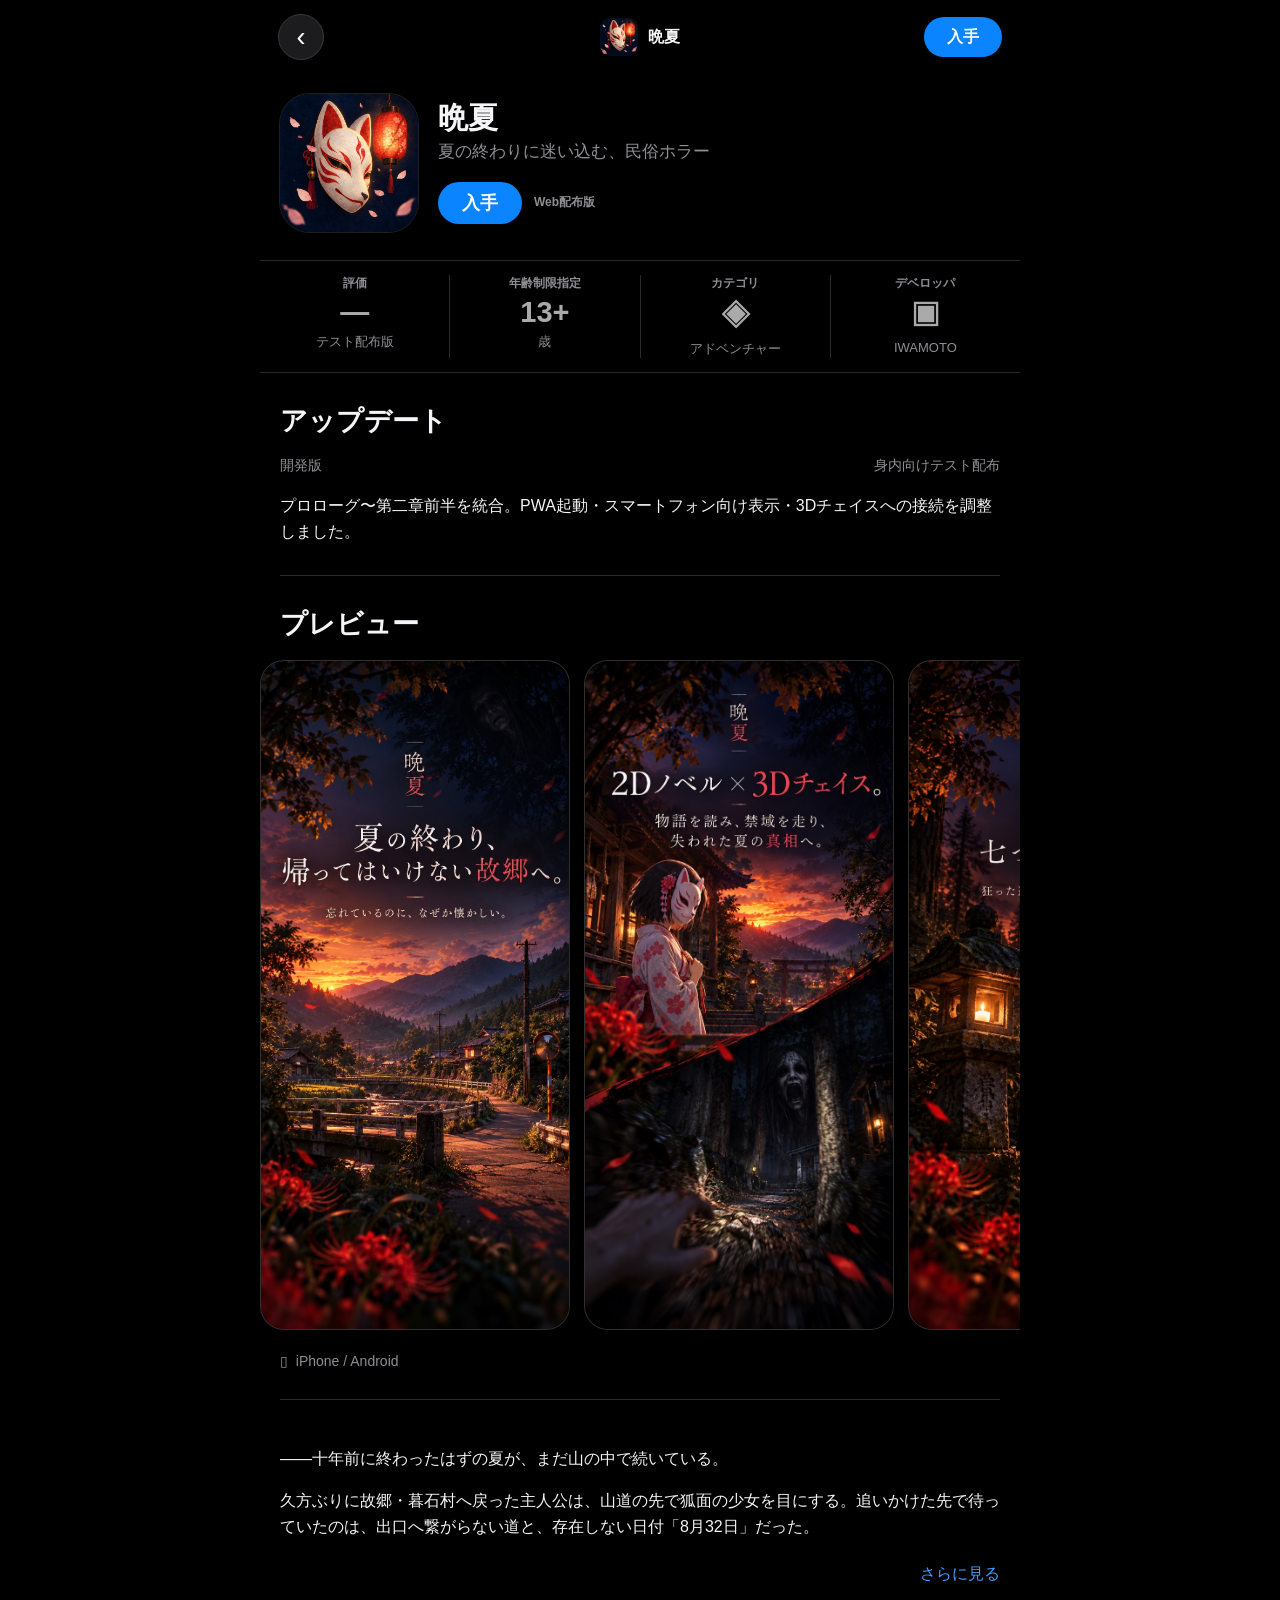
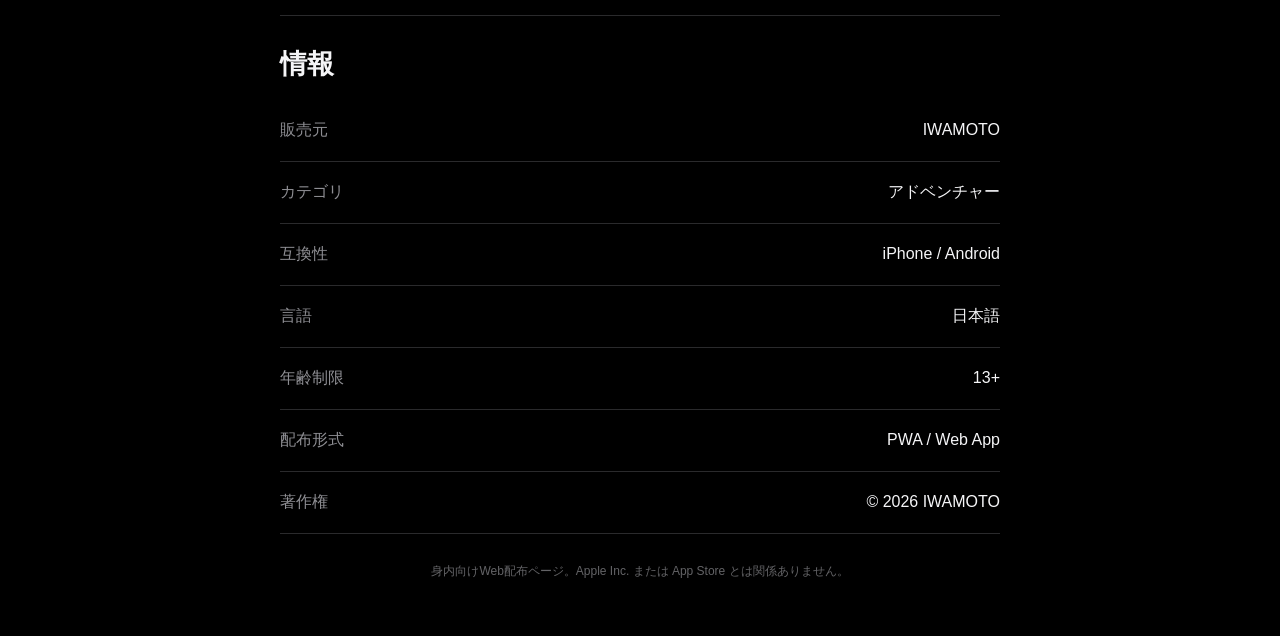
<file: store/index.html>
<!doctype html><html lang="ja"><head><meta charset="utf-8"><meta name="viewport" content="width=device-width,initial-scale=1,viewport-fit=cover"><meta name="theme-color" content="#000"><meta name="color-scheme" content="dark"><meta name="application-name" content="晩夏"><meta name="mobile-web-app-capable" content="yes"><meta name="apple-mobile-web-app-capable" content="yes"><meta name="apple-mobile-web-app-title" content="晩夏"><meta name="apple-mobile-web-app-status-bar-style" content="black-translucent"><link rel="manifest" href="../manifest.webmanifest"><link rel="apple-touch-icon" href="../icons/apple-touch-icon.png"><link rel="icon" href="../icons/favicon-32.png"><title>晩夏 - Web App</title><style>:root{--blue:#0a84ff;--muted:#8e8e93;--line:#2a2a2c;--safe:env(safe-area-inset-bottom,0px)}*{box-sizing:border-box}html{background:#000;color-scheme:dark;-webkit-text-size-adjust:100%}body{margin:0;background:#000;color:#f5f5f7;font-family:-apple-system,BlinkMacSystemFont,"SF Pro Display","SF Pro Text","Hiragino Sans","Yu Gothic",sans-serif;-webkit-font-smoothing:antialiased;padding-bottom:calc(28px + var(--safe))}button{font:inherit;color:inherit;cursor:pointer}.app{width:min(100%,760px);margin:auto}.top{position:sticky;top:0;z-index:20;height:74px;padding:10px 18px;display:grid;grid-template-columns:1fr auto 1fr;align-items:center;background:rgba(0,0,0,.84);backdrop-filter:blur(22px);-webkit-backdrop-filter:blur(22px)}.back{width:46px;height:46px;border-radius:50%;border:1px solid #3a3a3c;background:#1c1c1e;color:#fff;font-size:27px;display:grid;place-items:center;justify-self:start}.mini{display:flex;align-items:center;gap:10px;font-weight:650}.mini img{width:38px;height:38px;border-radius:9px}.get{border:0;background:var(--blue);color:#fff;height:42px;min-width:84px;padding:0 22px;border-radius:999px;font-weight:700;font-size:18px}.top .get{justify-self:end;height:40px;min-width:78px;font-size:16px}.hero{padding:20px 20px 28px;display:grid;grid-template-columns:138px 1fr;gap:20px;align-items:center}.hero>img{width:138px;height:138px;border-radius:30px;object-fit:cover;box-shadow:0 0 0 1px rgba(255,255,255,.12)}h1{font-size:30px;line-height:1.05;margin:0 0 7px}.sub{color:var(--muted);font-size:17px;line-height:1.35;margin-bottom:18px}.getrow{display:flex;gap:12px;align-items:center}.web{font-size:12px;color:var(--muted);font-weight:600}.metrics{border-top:1px solid var(--line);border-bottom:1px solid var(--line);display:flex;overflow-x:auto;scrollbar-width:none;padding:14px 0}.metric{min-width:145px;flex:1;text-align:center;border-right:1px solid var(--line);padding:0 12px}.metric:last-child{border-right:0}.mt{font-size:12px;color:var(--muted);font-weight:600}.mm{font-size:29px;color:#aaa;font-weight:650;margin:4px 0}.mb{font-size:13px;color:var(--muted)}section{padding:30px 20px 0}h2{font-size:27px;margin:0 0 18px}.row{display:flex;justify-content:space-between;color:var(--muted);font-size:14px;margin-bottom:18px}.copy{font-size:16px;line-height:1.62}.sep{height:1px;background:var(--line);margin:30px 20px 0}.previews{display:flex;gap:14px;overflow-x:auto;scroll-snap-type:x mandatory;padding:0 20px 8px;margin:0 -20px;scrollbar-width:none;-webkit-overflow-scrolling:touch}.previews::-webkit-scrollbar,.metrics::-webkit-scrollbar{display:none}.card{flex:0 0 min(72vw,310px);aspect-ratio:853/1844;border-radius:24px;border:1px solid rgba(255,255,255,.13);overflow:hidden;scroll-snap-align:start;background:#111;box-shadow:0 12px 30px rgba(0,0,0,.45)}.card img{display:block;width:100%;height:100%;object-fit:cover;image-rendering:auto}.device{color:var(--muted);font-size:14px;padding-top:15px}.more{list-style:none;color:#409cff;text-align:right;cursor:pointer;padding-top:8px}.more::-webkit-details-marker{display:none}.openOnly{display:none}details[open] .closedOnly{display:none}details[open] .openOnly{display:inline}.features{padding-left:1.2em}.features li{margin:7px 0}.ir{min-height:62px;border-bottom:1px solid var(--line);display:grid;grid-template-columns:140px 1fr;align-items:center;gap:12px;font-size:16px}.ir .l{color:var(--muted)}.ir .v{text-align:right}.foot{padding:28px 20px;text-align:center;color:#636366;font-size:12px;line-height:1.5}.sheet{display:none;position:fixed;inset:0;z-index:100;background:rgba(0,0,0,.56);align-items:flex-end;justify-content:center;padding:14px 12px calc(14px + var(--safe));backdrop-filter:blur(10px);-webkit-backdrop-filter:blur(10px)}.sheet.show{display:flex}.panel{width:min(100%,520px);background:#1c1c1e;border:1px solid rgba(255,255,255,.12);border-radius:28px;padding:10px 18px 18px}.grab{width:36px;height:5px;border-radius:10px;background:#5b5b60;margin:2px auto 17px}.panel h3{text-align:center;margin:0 0 8px;font-size:22px}.panel>p{text-align:center;margin:0 0 16px;color:#b7b7bd;font-size:14px;line-height:1.5}.steps{display:grid;gap:10px}.step{display:flex;gap:12px;align-items:center;background:#2c2c2e;border-radius:14px;padding:12px}.num{width:30px;height:30px;border-radius:50%;background:var(--blue);display:grid;place-items:center;font-weight:700;flex:0 0 auto}.step b{font-size:15px}.step small{display:block;color:var(--muted);margin-top:2px}.actions{display:grid;grid-template-columns:1fr 1fr;gap:10px;margin-top:14px}.actions button{height:48px;border:0;border-radius:14px;font-weight:700}.cancel{background:#2c2c2e}.primary{background:var(--blue)}@media(max-width:430px){.hero{grid-template-columns:116px 1fr;gap:16px;padding-left:18px;padding-right:18px}.hero>img{width:116px;height:116px;border-radius:26px}h1{font-size:26px}section{padding-left:18px;padding-right:18px}.sep{margin-left:18px;margin-right:18px}}</style></head><body><div class="app"><header class="top"><button class="back" aria-label="戻る" onclick="history.length>1?history.back():location.href='../?v=20260924'">‹</button><div class="mini"><img src="../icons/icon-512.png" alt=""><span>晩夏</span></div><button class="get install">入手</button></header><main><div class="hero"><img src="../icons/icon-512.png" alt="晩夏 アプリアイコン"><div><h1>晩夏</h1><div class="sub">夏の終わりに迷い込む、民俗ホラー</div><div class="getrow"><button class="get install">入手</button><span class="web">Web配布版</span></div></div></div><div class="metrics"><div class="metric"><div class="mt">評価</div><div class="mm">—</div><div class="mb">テスト配布版</div></div><div class="metric"><div class="mt">年齢制限指定</div><div class="mm">13+</div><div class="mb">歳</div></div><div class="metric"><div class="mt">カテゴリ</div><div class="mm">◈</div><div class="mb">アドベンチャー</div></div><div class="metric"><div class="mt">デベロッパ</div><div class="mm">▣</div><div class="mb">IWAMOTO</div></div></div><section><h2>アップデート</h2><div class="row"><span>開発版</span><span>身内向けテスト配布</span></div><div class="copy">プロローグ〜第二章前半を統合。PWA起動・スマートフォン向け表示・3Dチェイスへの接続を調整しました。</div></section><div class="sep"></div><section><h2>プレビュー</h2><div class="previews"><div class="card"><img src="./preview-01.jpg?v=20260924-hq1" alt="夏の終わり、帰ってはいけない故郷へ"></div><div class="card"><img src="./preview-02.jpg?v=20260924-hq1" alt="2Dノベル × 3Dチェイス"></div><div class="card"><img src="./preview-03.jpg?v=20260924-hq1" alt="七つの灯火"></div><div class="card"><img src="./preview-04.jpg?v=20260924-hq1" alt="8月32日"></div><div class="card"><img src="./preview-05.jpg?v=20260924-hq1" alt="見つかったら逃げろ"></div><div class="card"><img src="./preview-06.jpg?v=20260924-hq1" alt="忘れていた名前がすべてを繋ぐ"></div></div><div class="device">▯&nbsp; iPhone / Android</div></section><div class="sep"></div><section><div class="copy"><p>――十年前に終わったはずの夏が、まだ山の中で続いている。</p><p>久方ぶりに故郷・暮石村へ戻った主人公は、山道の先で狐面の少女を目にする。追いかけた先で待っていたのは、出口へ繋がらない道と、存在しない日付「8月32日」だった。</p></div><details><summary class="more"><span class="closedOnly">さらに見る</span><span class="openOnly">閉じる</span></summary><div class="copy"><p>『晩夏』は、物語を読み進める2Dノベルと、暗闇の禁域を探索する3Dチェイスを交互に進める民俗ホラーアドベンチャーです。</p><ul class="features"><li>夕暮れの故郷と「忘れているのに懐かしい」記憶</li><li>七つの灯火を巡り、狂った道を正す探索</li><li>虚神から逃げる一人称3Dチェイス</li><li>狐面の少女・彩音と、失われた十年前の因果</li><li>選択と探索が結末へ繋がるストーリー</li></ul><p>これは、怪異から逃げるだけの物語ではない。忘れてしまった名前を取り戻し、あの夏の続きを終わらせる物語。</p></div></details></section><div class="sep"></div><section><h2>情報</h2><div class="ir"><div class="l">販売元</div><div class="v">IWAMOTO</div></div><div class="ir"><div class="l">カテゴリ</div><div class="v">アドベンチャー</div></div><div class="ir"><div class="l">互換性</div><div class="v">iPhone / Android</div></div><div class="ir"><div class="l">言語</div><div class="v">日本語</div></div><div class="ir"><div class="l">年齢制限</div><div class="v">13+</div></div><div class="ir"><div class="l">配布形式</div><div class="v">PWA / Web App</div></div><div class="ir"><div class="l">著作権</div><div class="v">© 2026 IWAMOTO</div></div></section><div class="foot">身内向けWeb配布ページ。Apple Inc. または App Store とは関係ありません。</div></main></div><div class="sheet" id="sheet"><div class="panel"><div class="grab"></div><h3>晩夏をホーム画面に追加</h3><p id="installText">Safariから数タップで「晩夏」をホーム画面に追加できます。</p><div class="steps" id="steps"><div class="step"><div class="num">1</div><div><b>共有ボタンをタップ</b><small>Safariの □↑ を開きます</small></div></div><div class="step"><div class="num">2</div><div><b>「ホーム画面に追加」</b><small>共有メニューから選択</small></div></div><div class="step"><div class="num">3</div><div><b>「Webアプリとして開く」をON</b><small>表示された場合は有効にします</small></div></div><div class="step"><div class="num">4</div><div><b>右上の「追加」</b><small>ホーム画面に「晩夏」が追加されます</small></div></div></div><div class="actions"><button class="cancel" id="close">閉じる</button><button class="primary" onclick="location.href='../?v=20260924'">ゲームを開く</button></div></div></div><script>(()=>{const GAME='../?v=20260924',ios=/iPad|iPhone|iPod/.test(navigator.userAgent)||(navigator.platform==='MacIntel'&&navigator.maxTouchPoints>1),android=/Android/i.test(navigator.userAgent),standalone=matchMedia('(display-mode: standalone)').matches||navigator.standalone===true;let promptEvent=null;const buttons=[...document.querySelectorAll('.install')],sheet=document.getElementById('sheet');addEventListener('beforeinstallprompt',e=>{e.preventDefault();promptEvent=e});addEventListener('appinstalled',()=>buttons.forEach(b=>b.textContent='開く'));async function install(){if(standalone){location.href=GAME;return}if(promptEvent){promptEvent.prompt();await promptEvent.userChoice;promptEvent=null;return}if(ios){sheet.classList.add('show');return}if(android){document.getElementById('installText').textContent='Chromeのメニューから「アプリをインストール」または「ホーム画面に追加」を選んでください。';document.getElementById('steps').style.display='none';sheet.classList.add('show');return}location.href=GAME}buttons.forEach(b=>b.onclick=install);document.getElementById('close').onclick=()=>sheet.classList.remove('show');sheet.onclick=e=>{if(e.target===sheet)sheet.classList.remove('show')}})();</script></body></html>
</file>
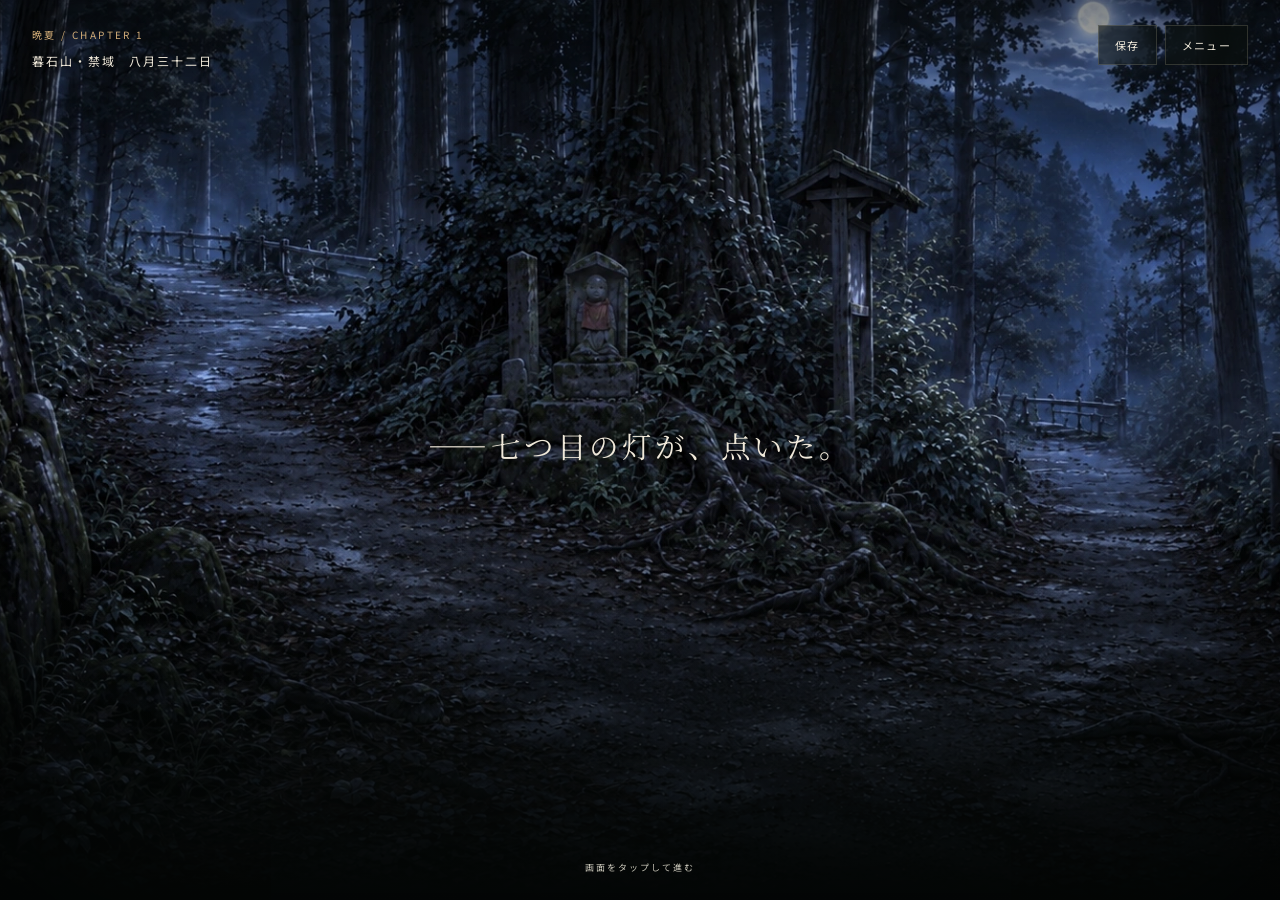
<file: chapter1-interlude.html>
<!doctype html><html lang="ja"><head>
<link rel="manifest" href="./manifest.webmanifest">
<meta name="application-name" content="晩夏">
<meta name="apple-mobile-web-app-capable" content="yes">
<meta name="mobile-web-app-capable" content="yes">
<meta name="apple-mobile-web-app-title" content="晩夏">
<meta name="apple-mobile-web-app-status-bar-style" content="black-translucent">
<link rel="apple-touch-icon" sizes="180x180" href="./icons/apple-touch-icon.png">
<link rel="icon" type="image/png" sizes="32x32" href="./icons/favicon-32.png">
<meta charset="utf-8"><meta name="viewport" content="width=device-width,initial-scale=1,viewport-fit=cover"><meta name="theme-color" content="#10110f"><title>晩夏 — 八月三十一日の、その先へ。</title><style>@font-face {
  font-family: 'Noto Serif JP';
  font-style: normal;
  font-display: swap;
  font-weight: 400;
  src:url('story-assets/f7a9ccd9870995082d686831.woff2') format('woff2');
  unicode-range: U+8655-8659,U+865b,U+865d-8664,U+8667,U+8669,U+866c,U+866f,U+8671,U+8675-8677,U+867a-867b,U+867d,U+8687-8689,U+868b-868d,U+8691,U+8693,U+8695-8696,U+8698,U+869a,U+869c-869d,U+86a1,U+86a3-86a4,U+86a6-86ab,U+86ad,U+86af-86b1,U+86b3-86b9,U+86bf-86c1,U+86c3-86c6,U+86c9,U+86cb,U+86ce,U+86d1-86d2,U+86d4-86d5,U+86d7,U+86da,U+86dc,U+86de-86e0,U+86e3-86e7,U+86e9,U+86ec-86ed,U+86ef,U+86f8-86fe,U+8700,U+8703-870b,U+870d-8714,U+8719-871a,U+871e-871f,U+8721-8723,U+8725,U+8728-8729,U+872e-872f,U+8731-8732,U+8734,U+8737,U+8739-8740,U+8743,U+8745,U+8749,U+874b-874e,U+8751,U+8753,U+8755,U+8757-8759,U+875d,U+875f-8761,U+8763-8766,U+8768,U+876a,U+876e-876f,U+8771-8772,U+8774,U+8778,U+877b-877c,U+877f,U+8782-8789,U+878b-878c,U+878e,U+8790,U+8793,U+8795,U+8797-8799,U+879e-87a0,U+87a2-87a3,U+87a7,U+87ab-87af,U+87b1,U+87b3,U+87b5,U+87bb,U+87bd-87c1,U+87c4,U+87c6-87cb,U+87ce,U+87d0,U+87d2,U+87d5-87d6,U+87d9-87da,U+87dc,U+87df-87e0;
}@font-face {
  font-family: 'Noto Serif JP';
  font-style: normal;
  font-display: swap;
  font-weight: 400;
  src:url('story-assets/c0920109d3c5ec48490fe284.woff2') format('woff2');
  unicode-range: U+7851-7852,U+785c,U+785e,U+7860-7861,U+7863-7864,U+7868,U+786a,U+786e-786f,U+7872,U+7874,U+787a,U+787c,U+787e,U+7886-7887,U+788a,U+788c-788f,U+7893-7895,U+7898,U+789a,U+789d-789f,U+78a1,U+78a3-78a4,U+78a8-78aa,U+78ac-78ad,U+78af-78b3,U+78b5,U+78bb-78bf,U+78c5-78cc,U+78ce,U+78d1-78d6,U+78da-78db,U+78df-78e1,U+78e4,U+78e6-78e7,U+78ea,U+78ec,U+78f2-78f4,U+78f6-78f7,U+78f9-78fb,U+78fd-7901,U+7906-7907,U+790c,U+7910-7912,U+7919-791c,U+791e-7920,U+7925-792e,U+7930-7931,U+7934-7935,U+793b,U+793d,U+793f,U+7941-7942,U+7944-7946,U+794a-794b,U+794f,U+7951,U+7954-7955,U+7957-7958,U+795a-795c,U+795f-7960,U+7962,U+7967,U+7969,U+796b,U+7972,U+7977,U+7979-797c,U+797e-7980,U+798a-798e,U+7991,U+7993-7996,U+7998,U+799b-799d,U+79a1,U+79a6-79ab,U+79ae-79b1,U+79b3-79b4,U+79b8-79bb,U+79bd-79be,U+79c2,U+79c4,U+79c7-79ca,U+79cc-79cd,U+79cf,U+79d4-79d6,U+79da,U+79dd-79e3,U+79e5,U+79e7,U+79ea-79ed,U+79f1,U+79f8,U+79fc,U+7a02-7a03,U+7a05,U+7a07-7a0a,U+7a0c-7a0d,U+7a11,U+7a15;
}@font-face {
  font-family: 'Noto Serif JP';
  font-style: normal;
  font-display: swap;
  font-weight: 400;
  src:url('story-assets/3ef35a129da2d73b4ec94524.woff2') format('woff2');
  unicode-range: U+57b3,U+57b8,U+57bd,U+57c0,U+57c3,U+57c6-57c8,U+57cc,U+57cf,U+57d2-57d7,U+57dc-57de,U+57e0-57e1,U+57e3-57e4,U+57e6-57e7,U+57e9,U+57ed,U+57f0,U+57f4-57f6,U+57f8,U+57fb,U+57fd-57ff,U+5803-5804,U+5808-580d,U+5819,U+581b,U+581d-5821,U+5826-5827,U+582d,U+582f-5830,U+5832,U+5835,U+5839,U+583d,U+583f-5840,U+5849,U+584b-584d,U+584f-5852,U+5855,U+5858-5859,U+585f,U+5861-5862,U+5864,U+5867-5868,U+586d,U+5870,U+5872,U+5878-5879,U+587c,U+587f-5881,U+5885,U+5887-588d,U+588f-5890,U+5894,U+5896,U+5898,U+589d-589e,U+58a0-58a2,U+58a6,U+58a9-58ab,U+58ae,U+58b1-58b3,U+58b8-58bc,U+58be,U+58c2-58c5,U+58c8,U+58cd-58ce,U+58d0-58da,U+58dc-58e2,U+58e4-58e5,U+58e9,U+58ec,U+58ef,U+58f3-58f4,U+58f7,U+58f9,U+58fb-58fd,U+5902,U+5905-5906,U+590a-590d,U+5910,U+5912-5914,U+5918-5919,U+591b,U+591d,U+591f,U+5921,U+5923-5925,U+5928,U+592c-592d,U+592f-5930,U+5932-5933,U+5935-5936,U+5938-5939,U+593d-593f,U+5943,U+5946,U+594e,U+5950,U+5952-5953,U+5955,U+5957-595b,U+595d-5961,U+5963,U+5967,U+5969,U+596b-596d,U+596f,U+5972,U+5975-5976,U+5978-5979,U+597b-597c,U+5981;
}@font-face {
  font-family: 'Noto Serif JP';
  font-style: normal;
  font-display: swap;
  font-weight: 400;
  src:url('story-assets/b3436b649016e9d0545b1494.woff2') format('woff2');
  unicode-range: U+2d9,U+21d4,U+301d,U+515c,U+52fe,U+5420,U+5750,U+5766,U+5954,U+5b95,U+5f8a,U+5f98,U+620c,U+621f,U+641c,U+66d9,U+676d,U+6775,U+67f5,U+694a,U+6a02,U+6a3a,U+6a80,U+6c23,U+6c72,U+6dcb,U+6faa,U+707c,U+71c8,U+7422,U+74e2,U+7791,U+7825,U+7a14,U+7a1c,U+7c95,U+7fc1,U+82a5,U+82db,U+8304,U+853d,U+8cd3,U+8de8,U+8f0c,U+8f3f,U+9091,U+91c7,U+929a,U+98af,U+9913;
}@font-face {
  font-family: 'Noto Serif JP';
  font-style: normal;
  font-display: swap;
  font-weight: 400;
  src:url('story-assets/42c9d276e1123edd73d5171a.woff2') format('woff2');
  unicode-range: U+2ca-2cb,U+2229,U+2468,U+2669,U+266f,U+273f,U+4ec0,U+4f60,U+4fb6,U+5347,U+540e,U+543b,U+5b0c,U+5d4c,U+5f14,U+5f9e,U+6155,U+62d0,U+6602,U+6666,U+66f3,U+67a2,U+67ca,U+69cc,U+6d29,U+6d9b,U+6e3e,U+6f81,U+7109,U+73c0,U+73c2,U+7425,U+7435-7436,U+7525,U+7554,U+785d,U+786b,U+7ae3,U+7b94,U+7d18,U+81bf,U+8511,U+8549,U+9075,U+9640,U+98e2,U+9e9f,U+ff96;
}@font-face {
  font-family: 'Noto Serif JP';
  font-style: normal;
  font-display: swap;
  font-weight: 400;
  src:url('story-assets/fddd1c10a1744c80fd41aeff.woff2') format('woff2');
  unicode-range: U+2467,U+4ece,U+4ed4,U+4f91,U+4fae,U+534d,U+53c9,U+54b3,U+586b,U+5944,U+5b78,U+5df7,U+5f77,U+6101,U+6167-6168,U+61a4,U+62d9,U+698a,U+699b,U+6a59,U+6cc4,U+6e07,U+7099,U+75d2,U+77ad,U+7953,U+7984,U+7a92,U+7baa,U+7dbb,U+817f,U+82ad,U+85e9,U+868a,U+8caa,U+8f44,U+9017,U+907c,U+908a,U+92f3,U+936e,U+9435,U+978d,U+9838,U+9a28,U+9b41,U+9ba8,U+9c57,U+9eb9;
}@font-face {
  font-family: 'Noto Serif JP';
  font-style: normal;
  font-display: swap;
  font-weight: 400;
  src:url('story-assets/cf936ffdc33c4cfd65ac0e8c.woff2') format('woff2');
  unicode-range: U+b1,U+309b,U+4e5e,U+51f1,U+5506,U+55c5,U+58cc,U+59d1,U+5c51,U+5ef7,U+6284,U+62d7,U+6689,U+673d,U+6a2b,U+6a8e,U+6a9c,U+6d63,U+6dd1,U+70b8,U+7235,U+72db,U+72f8,U+7560,U+7c9b,U+7ce7,U+7e1e,U+80af,U+82eb,U+8463,U+8499,U+85dd,U+86ee,U+8a60,U+8a6e,U+8c79,U+8e87,U+8e8a,U+8f5f,U+9010,U+918d,U+9190,U+965b,U+97fb,U+9ab8,U+9bad,U+9d3b,U+9d5c,U+9dfa,U+9e93;
}@font-face {
  font-family: 'Noto Serif JP';
  font-style: normal;
  font-display: swap;
  font-weight: 400;
  src:url('story-assets/320b64bf2950101a60554861.woff2') format('woff2');
  unicode-range: U+251c,U+2523,U+4e14,U+545f,U+54bd,U+553e,U+55dc,U+56da,U+589c,U+5b55,U+5bb5,U+5ce1,U+5df4,U+5eb6,U+5ec9,U+6191,U+62f7,U+6357,U+64a5,U+6591,U+65bc,U+6897,U+6e1a,U+7063,U+711a,U+721b,U+722c,U+75b9,U+75d5,U+75fa,U+7766,U+7aae,U+7b48,U+7b8b,U+7d21,U+7e55,U+7f75,U+842c,U+8910,U+8a63,U+8b39,U+8b5a,U+8cdc,U+8d74,U+907d,U+91e7,U+9306,U+96bc,U+98f4,U+9ac4;
}@font-face {
  font-family: 'Noto Serif JP';
  font-style: normal;
  font-display: swap;
  font-weight: 400;
  src:url('story-assets/437349bae46debb3e1701647.woff2') format('woff2');
  unicode-range: U+2003,U+2312,U+266c,U+4f86,U+51ea,U+5243,U+5256,U+541f,U+5841,U+59dc,U+5df3,U+601c,U+60e7,U+632b,U+638c,U+64ad,U+6881,U+697c,U+69cd,U+6c50,U+6d2a,U+6fc1,U+7027,U+7058,U+70f9,U+714e,U+7345,U+751a,U+760d,U+764c,U+77db,U+7d79,U+7e8f,U+80ce,U+814e,U+81fc,U+8247,U+8278,U+85a9,U+8a03,U+90ed,U+9784,U+9801,U+984e,U+99b3,U+9bc9,U+9bdb,U+9be8,U+9e78,U+ff6b;
}@font-face {
  font-family: 'Noto Serif JP';
  font-style: normal;
  font-display: swap;
  font-weight: 400;
  src:url('story-assets/0f19221d93f2e34e79bb4472.woff2') format('woff2');
  unicode-range: U+266b,U+3006,U+5176,U+5197,U+51a8,U+51c6,U+52f2,U+5614,U+5875,U+5a2f,U+5b54,U+5ce0,U+5dba,U+5deb,U+5e63,U+5f59,U+5fcc,U+6068,U+6367,U+68b6,U+6a0b,U+6b64,U+6e15,U+6eba,U+7272,U+72a0,U+7947,U+7985,U+79e6,U+79e9,U+7a3d,U+7a9f,U+7aaf,U+7b95,U+7f60,U+7f9e,U+7fe0,U+8098,U+80ba,U+8106,U+82d4,U+831c,U+87f9,U+8a1f,U+8acf,U+90c1,U+920d,U+9756,U+fe43,U+ff94;
}@font-face {
  font-family: 'Noto Serif JP';
  font-style: normal;
  font-display: swap;
  font-weight: 400;
  src:url('story-assets/a145786578fda90c2176fe83.woff2') format('woff2');
  unicode-range: U+af,U+2465,U+2517,U+33a1,U+4f10,U+50c5,U+51b4,U+5384,U+5606,U+5bb0,U+5cac,U+5ee3,U+618e,U+61f2,U+62c9,U+66ab,U+66f9,U+6816,U+6960,U+6b3e,U+6f20,U+7078,U+72d0,U+73ed,U+7ad9,U+7b1b,U+7be4,U+7d62,U+7f51,U+80b4,U+80f4,U+8154,U+85fb,U+865c,U+8702,U+895f,U+8aed,U+8b90,U+8ced,U+8fbf,U+91d8,U+9418,U+9583,U+9591,U+9813,U+982c,U+9bd6,U+ff46,U+ff7f,U+ff88;
}@font-face {
  font-family: 'Noto Serif JP';
  font-style: normal;
  font-display: swap;
  font-weight: 400;
  src:url('story-assets/1fd93d848633598a3fdf07f7.woff2') format('woff2');
  unicode-range: U+4e91,U+508d,U+50e7,U+514e,U+51f6,U+5446,U+5504,U+584a,U+59a8,U+59d3,U+5a46,U+5ac9,U+6020,U+60a6,U+6148,U+621a,U+6234,U+64c1,U+6523,U+675c,U+67d1,U+6953,U+6ccc,U+6df5,U+6e13,U+6f06,U+723a,U+7325,U+74e6,U+758e,U+75ab,U+75d9,U+7a40,U+8096,U+82fa,U+8587,U+8594,U+8a6b,U+8ab9,U+8b17,U+8b83,U+937c,U+963b,U+9673,U+96db,U+9ce9,U+9f4b,U+ff67,U+ff82,U+ff93;
}@font-face {
  font-family: 'Noto Serif JP';
  font-style: normal;
  font-display: swap;
  font-weight: 400;
  src:url('story-assets/0fa3fcb5d011fe02f4eb5bf6.woff2') format('woff2');
  unicode-range: U+2002,U+2025,U+4f8d,U+51e1,U+51f8,U+5507,U+5598,U+58f1,U+5983,U+59ac,U+5c3c,U+5de7,U+5e7d,U+5eca,U+5f61,U+606d,U+60f9,U+636e,U+64ec,U+67da,U+67ff,U+6813,U+68f2,U+693f,U+6b6a,U+6bbb,U+6ef4,U+7092,U+717d,U+7261,U+73c8,U+7432,U+7483,U+76fe,U+7709,U+78d0,U+81a3,U+81b3,U+82af,U+8305,U+8309,U+8870,U+88fe,U+8cd1,U+8d66,U+906e,U+971e,U+9812,U+ff79,U+ff90;
}@font-face {
  font-family: 'Noto Serif JP';
  font-style: normal;
  font-display: swap;
  font-weight: 400;
  src:url('story-assets/691e7461b5f54bb7a51fc51b.woff2') format('woff2');
  unicode-range: U+2464,U+2501,U+2640,U+2642,U+339d,U+4f0e,U+5091,U+50b5,U+5132,U+51cc,U+558b,U+55aa,U+585e,U+5bee,U+5dfe,U+60b6,U+62b9,U+6349,U+6566,U+6590,U+6842,U+689d,U+6a58,U+6c70,U+6ff1,U+7815,U+7881,U+7aaa,U+7bc7,U+7def,U+7fa8,U+8017,U+8036,U+8061,U+821f,U+8429,U+8ce0,U+8e74,U+9019,U+90ca,U+9162,U+932f,U+93ae,U+9644,U+990c,U+9cf3,U+ff56,U+ff6e,U+ff7e,U+ff85;
}@font-face {
  font-family: 'Noto Serif JP';
  font-style: normal;
  font-display: swap;
  font-weight: 400;
  src:url('story-assets/071efb14cd8968c5c87d6e66.woff2') format('woff2');
  unicode-range: U+2266-2267,U+4f2f,U+5208,U+5451,U+546a,U+5589,U+576a,U+5815,U+5a9a,U+5b9b,U+5c3a,U+5efb,U+5faa,U+6109,U+6643,U+6652,U+695a,U+69fd,U+6b86,U+6bb4,U+6daf,U+7089,U+70cf,U+7a00,U+7a4f,U+7b39,U+7d33,U+80e1,U+828b,U+82a6,U+86cd,U+8c8c,U+8cca,U+8df3,U+9077,U+9175,U+91dc,U+925b,U+9262,U+9271,U+92ed,U+9855,U+9905,U+9d28,U+ff3f,U+ff58,U+ff68,U+ff6d,U+ff9c;
}@font-face {
  font-family: 'Noto Serif JP';
  font-style: normal;
  font-display: swap;
  font-weight: 400;
  src:url('story-assets/341c8194c0ce52a7b15c3c7c.woff2') format('woff2');
  unicode-range: U+2207,U+25ef,U+309c,U+4e4f,U+5146,U+51dd,U+5351,U+540a,U+5629,U+5eb5,U+5f04,U+5f13,U+60dc,U+6212,U+63b4,U+642c,U+6627,U+66a6,U+66c7,U+66fd,U+674e,U+6b96,U+6c4e,U+6df3,U+6e67,U+6f84,U+72fc,U+733f,U+7c97,U+7db1,U+7e4d,U+816b,U+82d1,U+84cb,U+854e,U+8607,U+86c7,U+871c,U+8776,U+8a89,U+8fc4,U+91a4,U+9285,U+9685,U+9903,U+9b31,U+9f13,U+ff42,U+ff74,U+ff91;
}@font-face {
  font-family: 'Noto Serif JP';
  font-style: normal;
  font-display: swap;
  font-weight: 400;
  src:url('story-assets/79f6970458f7cdd3ac713470.woff2') format('woff2');
  unicode-range: U+4e32,U+51db,U+53a8,U+53ea,U+5609,U+5674,U+5a92,U+5e7e,U+6115,U+611a,U+62cc,U+62ed,U+63c9,U+64b9,U+64e6,U+65cb,U+6606,U+6731,U+683d,U+6afb,U+7460,U+771e,U+78ef,U+7b26,U+7b51,U+7cde,U+7d10,U+7d2f,U+7d46,U+80de,U+819c,U+84b2,U+85cd,U+865a,U+8ecc,U+9022,U+90b8,U+9192,U+9675,U+96b7,U+99ff,U+ff44,U+ff55,U+ff6c,U+ff73,U+ff75,U+ff86,U+ff8d,U+ff92,U+ffe3;
}@font-face {
  font-family: 'Noto Serif JP';
  font-style: normal;
  font-display: swap;
  font-weight: 400;
  src:url('story-assets/37ed333081b489d20e893113.woff2') format('woff2');
  unicode-range: U+25b3,U+30f5,U+4eae,U+4f46,U+4f51,U+5203,U+52ff,U+55a7,U+564c,U+565b,U+57f9,U+5805,U+5b64,U+5e06,U+5f70,U+5f90,U+60e8,U+6182,U+62f3,U+62fe,U+63aa,U+64a4,U+65d7,U+673a,U+6851,U+68cb,U+68df,U+6d1e,U+6e58,U+6e9d,U+77b3,U+7832,U+7c3f,U+7db4,U+7f70,U+80aa,U+80c6,U+8105,U+819d,U+8276,U+8679,U+8986,U+8c9d,U+8fc5,U+916c,U+9665,U+9699,U+96c0,U+9a19,U+ff8b;
}@font-face {
  font-family: 'Noto Serif JP';
  font-style: normal;
  font-display: swap;
  font-weight: 400;
  src:url('story-assets/4e18872709ba2bc2c5057ea6.woff2') format('woff2');
  unicode-range: U+2463,U+25a1,U+4ef0,U+5076,U+5098,U+51fd,U+5302,U+5448,U+54c9,U+570b,U+583a,U+5893,U+58a8,U+58ee,U+5949,U+5bdb,U+5f26,U+5f81,U+6052,U+6170,U+61c7,U+631f,U+635c,U+664b,U+69fb,U+6f01,U+7070,U+722a,U+745e,U+755c,U+76c6,U+78c1,U+79e4,U+7bb8,U+7d0b,U+81a8,U+82d7,U+8b5c,U+8f14,U+8fb1,U+8fbb,U+9283,U+9298,U+9a30,U+ff03,U+ff50,U+ff59,U+ff7b,U+ff8e-ff8f;
}@font-face {
  font-family: 'Noto Serif JP';
  font-style: normal;
  font-display: swap;
  font-weight: 400;
  src:url('story-assets/ef3f2a4ee88b174f34eeaa58.woff2') format('woff2');
  unicode-range: U+2010,U+2502,U+25b6,U+4f3a,U+514b,U+5265,U+52c3,U+5339,U+53ec,U+54c0,U+55b0,U+5854,U+5b8f,U+5cb3,U+5e84,U+60da,U+6247,U+6249,U+628a,U+62cd,U+65ac,U+6838,U+690e,U+6cf0,U+6f02,U+6f2c,U+6f70,U+708a,U+7434,U+75be,U+77ef,U+7c60,U+7c98,U+7d1b,U+7e2b,U+80a5,U+81e3,U+820c,U+8210,U+8475,U+862d,U+8650,U+8997,U+906d,U+91c8,U+9700,U+9727,U+9df9,U+ff3a,U+ff9a;
}@font-face {
  font-family: 'Noto Serif JP';
  font-style: normal;
  font-display: swap;
  font-weight: 400;
  src:url('story-assets/9c4d8490a11cfaeda5836d87.woff2') format('woff2');
  unicode-range: U+2103,U+5049,U+52b1,U+5320,U+5553,U+572d,U+58c7,U+5b5d,U+5bc2,U+5de3,U+5e61,U+5f80,U+61a9,U+67d0,U+67f4,U+6c88,U+6ca1,U+6ce5,U+6d78,U+6e9c,U+6f54,U+731b,U+73b2,U+74a7,U+74f6,U+75e9,U+7b20,U+7c8b,U+7f72,U+809d,U+8108,U+82b3,U+82bd,U+84b8,U+84c4,U+88c2,U+8ae6,U+8ef8,U+902e,U+9065,U+9326,U+935b,U+938c,U+9676,U+9694,U+96f7,U+9ed9,U+ff48,U+ff4c,U+ff81;
}@font-face {
  font-family: 'Noto Serif JP';
  font-style: normal;
  font-display: swap;
  font-weight: 400;
  src:url('story-assets/9d45e4a48102981b93f607de.woff2') format('woff2');
  unicode-range: U+2500,U+3008-3009,U+4ead,U+4f0f,U+4fca,U+53eb,U+543e,U+57a2,U+5cf0,U+5e8f,U+5fe0,U+61b2,U+62d8,U+6442,U+64b2,U+6589,U+659c,U+67f1,U+68c4,U+6cb8,U+6d12,U+6de1,U+6fe1,U+70c8,U+723d,U+73e0,U+7656,U+773a,U+7948,U+7b87,U+7c92,U+7d3a,U+7e1b,U+7e4a,U+819a,U+8358,U+83c5,U+84bc,U+864e,U+8912,U+8c9e,U+8d05,U+92fc,U+9396,U+98fd,U+99d2,U+ff64,U+ff7a,U+ff83;
}@font-face {
  font-family: 'Noto Serif JP';
  font-style: normal;
  font-display: swap;
  font-weight: 400;
  src:url('story-assets/e570cc06e0dbccd752de8f57.woff2') format('woff2');
  unicode-range: U+3014-3015,U+4e3c,U+5036,U+5075,U+533f,U+53e9,U+5531,U+5642,U+5984,U+59e6,U+5a01,U+5b6b,U+5c0b,U+5f25,U+6069,U+60a0,U+614e,U+62b5,U+62d2-62d3,U+6597,U+660c,U+674f,U+67cf,U+6841,U+6905,U+6cf3,U+6d32,U+6d69,U+6f64,U+716e,U+7761,U+7b52,U+7be0,U+7dbf,U+7de9,U+7f36,U+81d3,U+8302,U+8389,U+846c,U+84ee,U+8a69,U+9038,U+9d8f,U+ff47,U+ff4b,U+ff76,U+ff9b;
}@font-face {
  font-family: 'Noto Serif JP';
  font-style: normal;
  font-display: swap;
  font-weight: 400;
  src:url('story-assets/96851354662a57428643e76b.woff2') format('woff2');
  unicode-range: U+25c7,U+3007,U+504f,U+507d,U+51a0,U+52a3,U+5410,U+5510,U+559a,U+5782,U+582a,U+5c0a,U+5c3f,U+5c48,U+5f6b,U+6176,U+622f,U+6279,U+62bd,U+62dd,U+65ed,U+67b6,U+6817,U+6850,U+6d6a,U+6deb,U+6ea2,U+6edd,U+6f5c,U+72e9,U+73a9,U+7573,U+76bf,U+7950,U+7956,U+7f8a,U+7ffc,U+80a2,U+80c3,U+83ca,U+8a02,U+8a13,U+8df5,U+9375,U+983b,U+99b4,U+ff4e,U+ff71,U+ff89,U+ff97;
}@font-face {
  font-family: 'Noto Serif JP';
  font-style: normal;
  font-display: swap;
  font-weight: 400;
  src:url('story-assets/50679698f41ca82ff25a62c8.woff2') format('woff2');
  unicode-range: U+24,U+2022,U+2212,U+221f,U+2665,U+4ecf,U+5100,U+51cd,U+52d8,U+5378,U+53f6,U+574a,U+5982,U+5996,U+5c1a,U+5e1d,U+5f84,U+609f,U+61a7,U+61f8,U+6398,U+63ee,U+6676,U+6691,U+6eb6,U+7126,U+71e5,U+7687,U+7965,U+7d17,U+80a1,U+8107,U+8266,U+85a6,U+8987,U+8ca2,U+8cab,U+8e0a,U+9042,U+95c7,U+9810,U+9867,U+98fc,U+ff52-ff54,U+ff61,U+ff77,U+ff98-ff99;
}@font-face {
  font-family: 'Noto Serif JP';
  font-style: normal;
  font-display: swap;
  font-weight: 400;
  src:url('story-assets/de399414249d4ab2662dde8c.woff2') format('woff2');
  unicode-range: U+b0,U+226a,U+2462,U+4e39,U+4fc3,U+4fd7,U+50be,U+50da,U+5200,U+5211,U+54f2,U+5618,U+596a,U+5b22,U+5bb4,U+5d50,U+60a3,U+63fa,U+658e,U+65e8,U+6669,U+6795,U+679d,U+67a0,U+6b3a,U+6e09,U+757f,U+7cd6,U+7dbe,U+7ffb,U+83cc,U+83f1,U+840c,U+845b,U+8846,U+8972,U+8a34,U+8a50,U+8a87,U+8edf,U+8ff0,U+90a6,U+9154,U+95a3,U+9663,U+9686,U+96c7,U+ff3c,U+ff7c,U+ff8a;
}@font-face {
  font-family: 'Noto Serif JP';
  font-style: normal;
  font-display: swap;
  font-weight: 400;
  src:url('story-assets/ab38c7c7cef271acf69afe4a.woff2') format('woff2');
  unicode-range: U+25bd,U+4e59,U+4ec1,U+4ff3,U+515a,U+518a,U+525b,U+5375,U+552f,U+57a3,U+5b9c,U+5c3d,U+5e3d,U+5e7b,U+5f0a,U+6094,U+6458,U+654f,U+67f3,U+6b8a,U+6bd2,U+6c37,U+6ce1,U+6e56,U+6e7f,U+6ed1,U+6ede,U+6f0f,U+70ad,U+7267,U+7363,U+786c,U+7a42,U+7db2,U+7f85,U+8178,U+829d,U+8896,U+8c5a,U+8cb0,U+8ce2,U+8ed2,U+9047,U+9177,U+970a,U+9ea6,U+ff1b,U+ff31,U+ff39,U+ff80;
}@font-face {
  font-family: 'Noto Serif JP';
  font-style: normal;
  font-display: swap;
  font-weight: 400;
  src:url('story-assets/198436f2ceb036861b87522f.woff2') format('woff2');
  unicode-range: U+a5,U+4e80,U+4f34,U+4f73,U+4f75,U+511f,U+5192,U+52aa,U+53c8,U+570f,U+57cb,U+596e,U+5d8b,U+5f66,U+5fd9,U+62db,U+62f6,U+6328,U+633f,U+63a7,U+6469,U+6bbf,U+6c41,U+6c57,U+6d44,U+6dbc,U+706f,U+72c2,U+72ed,U+7551,U+75f4,U+7949,U+7e26,U+7fd4,U+8150,U+8af8,U+8b0e,U+8b72,U+8ca7,U+934b,U+9a0e,U+9a12,U+9b42,U+ff41,U+ff43,U+ff45,U+ff49,U+ff4f,U+ff62-ff63;
}@font-face {
  font-family: 'Noto Serif JP';
  font-style: normal;
  font-display: swap;
  font-weight: 400;
  src:url('story-assets/92fc89b0d674af4e25f1d966.woff2') format('woff2');
  unicode-range: U+4e18,U+4fb5,U+5104,U+52c7,U+5353,U+5374,U+53e5,U+587e,U+594f,U+5a20,U+5de1,U+5f18,U+5fcd,U+6291,U+62ab,U+6355,U+6392,U+63da,U+63e1,U+656c,U+6687,U+68b0-68b1,U+68d2,U+68da,U+6b27,U+6cbc,U+7159,U+7344,U+73cd,U+76df,U+790e,U+7cf8,U+8102,U+88c1,U+8aa0,U+8e0f,U+9178,U+92ad,U+9670,U+96c5,U+9cf4,U+9db4,U+ff3e,U+ff6f,U+ff72,U+ff78,U+ff7d,U+ff84,U+ff8c;
}@font-face {
  font-family: 'Noto Serif JP';
  font-style: normal;
  font-display: swap;
  font-weight: 400;
  src:url('story-assets/0e15ba9dc7aea169371b2ac8.woff2') format('woff2');
  unicode-range: U+60,U+2200,U+226b,U+2461,U+517c,U+526f,U+5800,U+5b97,U+5bf8,U+5c01,U+5d29,U+5e4c,U+5e81,U+6065,U+61d0,U+667a,U+6696,U+6843,U+6c99,U+6d99,U+6ec5,U+6f22,U+6f6e,U+6fa4,U+6fef,U+71c3,U+72d9,U+7384,U+78e8,U+7a1a,U+7a32,U+7a3c,U+7adc,U+7ca7,U+7d2b,U+7dad,U+7e4b,U+80a9,U+8170,U+81ed,U+820e,U+8a17,U+8afe,U+90aa,U+914e,U+963f,U+99c4,U+9eba,U+9f3b,U+ff38;
}@font-face {
  font-family: 'Noto Serif JP';
  font-style: normal;
  font-display: swap;
  font-weight: 400;
  src:url('story-assets/b023f5ed6697ab31fad81489.woff2') format('woff2');
  unicode-range: U+2460,U+4e5f,U+4e7e,U+4ed9,U+501f,U+502b,U+5968,U+5974,U+5ac1,U+5b99,U+5ba3,U+5be7,U+5be9,U+5c64,U+5cb8,U+5ec3,U+5f1f,U+616e,U+6297,U+62e0,U+62ec,U+6368,U+642d,U+65e6,U+6717,U+676f,U+6b04,U+732e,U+7652,U+76ca,U+76d7,U+7802,U+7e70,U+7f6a,U+8133,U+81e8,U+866b,U+878d,U+88f8,U+8a5e,U+8cdb,U+8d08,U+907a,U+90e1,U+96f2,U+9f8d,U+ff35,U+ff37,U+ff40,U+ff9d;
}@font-face {
  font-family: 'Noto Serif JP';
  font-style: normal;
  font-display: swap;
  font-weight: 400;
  src:url('story-assets/690533faa6884e191ca43dfd.woff2') format('woff2');
  unicode-range: U+21d2,U+25ce,U+300a-300b,U+4e89,U+4e9c,U+4ea1,U+5263,U+53cc,U+5426,U+5869,U+5947,U+598a,U+5999,U+5e55,U+5e72,U+5e79,U+5fae,U+5fb9,U+602a,U+6163,U+624d,U+6749,U+6c5a,U+6cbf,U+6d45,U+6dfb,U+6e7e,U+708e,U+725b,U+7763,U+79c0,U+7bc4,U+7c89,U+7e01,U+7e2e,U+8010,U+8033,U+8c6a,U+8cc3,U+8f1d,U+8f9b,U+8fb2,U+907f,U+90f7,U+9707,U+9818,U+9b3c,U+ff0a,U+ff4d;
}@font-face {
  font-family: 'Noto Serif JP';
  font-style: normal;
  font-display: swap;
  font-weight: 400;
  src:url('story-assets/f3708009f8f996f5d7a0db99.woff2') format('woff2');
  unicode-range: U+2015,U+2190,U+4e43,U+5019,U+5247,U+52e7,U+5438,U+54b2,U+55ab,U+57f7,U+5bd2,U+5e8a,U+5ef6,U+6016,U+60b2,U+6162,U+6319,U+6551,U+6607,U+66b4,U+675f,U+67d4,U+6b20,U+6b53,U+6ce3,U+719f,U+75b2,U+770b,U+7720,U+77ac,U+79d2,U+7af9,U+7d05,U+7dca,U+8056,U+80f8,U+81f3,U+8352,U+885d,U+8a70,U+8aa4,U+8cbc,U+900f,U+9084,U+91e3,U+9451,U+96c4,U+99c6,U+9ad4,U+ff70;
}@font-face {
  font-family: 'Noto Serif JP';
  font-style: normal;
  font-display: swap;
  font-weight: 400;
  src:url('story-assets/b5b5a68dec4908d87fc86141.woff2') format('woff2');
  unicode-range: U+2193,U+25b2,U+4e4b,U+516d,U+51c4,U+529f,U+52c9,U+5360,U+5442,U+5857,U+5915,U+59eb,U+5a9b,U+5c3b,U+6012,U+61b6,U+62b1,U+6311,U+6577,U+65e2,U+65ec,U+6613,U+6790,U+6cb9,U+7372,U+76ae,U+7d5e,U+7fcc,U+88ab,U+88d5,U+8caf,U+8ddd,U+8ecd,U+8f38,U+8f9e,U+8feb,U+9063,U+90f5,U+93e1,U+968a,U+968f,U+98fe,U+9ec4,U+ff1d,U+ff27,U+ff2a,U+ff36,U+ff3b,U+ff3d,U+ffe5;
}@font-face {
  font-family: 'Noto Serif JP';
  font-style: normal;
  font-display: swap;
  font-weight: 400;
  src:url('story-assets/63583cb8d0cfb86c9c1f9772.woff2') format('woff2');
  unicode-range: U+4e03,U+4f38,U+50b7,U+5264,U+5348,U+5371,U+585a,U+58ca,U+5951,U+59b9,U+59d4,U+5b98,U+5f8b,U+6388,U+64cd,U+65e7,U+6803,U+6b6f,U+6d66,U+6e0b,U+6ecb,U+6fc3,U+72ac,U+773c,U+77e2,U+7968,U+7a74,U+7dba,U+7dd1,U+7e3e,U+808c,U+811a,U+8179,U+8239,U+8584,U+8a0e,U+8a72,U+8b66,U+8c46,U+8f29,U+90a3,U+9234,U+96f0,U+9769,U+9774,U+9aa8,U+ff26,U+ff28,U+ff9e-ff9f;
}@font-face {
  font-family: 'Noto Serif JP';
  font-style: normal;
  font-display: swap;
  font-weight: 400;
  src:url('story-assets/b182e566a58324331a75728e.woff2') format('woff2');
  unicode-range: U+7e,U+b4,U+25c6,U+2661,U+4e92,U+4eee,U+4ffa,U+5144,U+5237,U+5287,U+52b4,U+58c1,U+5bff,U+5c04,U+5c06,U+5e95,U+5f31,U+5f93,U+63c3,U+640d,U+6557,U+6614,U+662f,U+67d3,U+690d,U+6bba,U+6e6f,U+72af,U+732b,U+7518,U+7ae0,U+7ae5,U+7af6,U+822a,U+89e6,U+8a3a,U+8a98,U+8cb8,U+8de1,U+8e8d,U+95d8,U+961c,U+96a3,U+96ea,U+9bae,U+ff20,U+ff22,U+ff29,U+ff2b-ff2c;
}@font-face {
  font-family: 'Noto Serif JP';
  font-style: normal;
  font-display: swap;
  font-weight: 400;
  src:url('story-assets/55b3cb77e99ba43495866304.woff2') format('woff2');
  unicode-range: U+25cb,U+4e71,U+4f59,U+50d5,U+520a,U+5217,U+5230,U+523a-523b,U+541b,U+5439,U+5747,U+59c9,U+5bdf,U+5c31,U+5de8,U+5e7c,U+5f69,U+6050,U+60d1,U+63cf,U+663c,U+67c4,U+6885,U+6c38,U+6d6e,U+6db2,U+6df7,U+6e2c,U+6f5f,U+7532,U+76e3-76e4,U+7701,U+793c,U+79f0,U+7a93,U+7d00,U+7de0,U+7e54,U+8328,U+8840,U+969c,U+96e8,U+9811,U+9aea,U+9b5a,U+ff24,U+ff2e,U+ff57;
}@font-face {
  font-family: 'Noto Serif JP';
  font-style: normal;
  font-display: swap;
  font-weight: 400;
  src:url('story-assets/511751361c24e22dbb1507a8.woff2') format('woff2');
  unicode-range: U+2191,U+505c,U+52e4,U+5305,U+535a,U+56e0,U+59bb,U+5acc,U+5b09,U+5b87,U+5c90,U+5df1,U+5e2d,U+5e33,U+5f3e,U+6298,U+6383,U+653b,U+6697,U+6804,U+6a39,U+6cca,U+6e90,U+6f2b,U+702c,U+7206,U+7236,U+7559,U+7565,U+7591,U+75c7,U+75db,U+7b4b,U+7bb1,U+7d99,U+7fbd,U+8131,U+885b,U+8b1d,U+8ff7,U+9003,U+9045,U+96a0,U+9732,U+990a,U+99d0,U+9e97,U+9f62,U+ff25,U+ff2d;
}@font-face {
  font-family: 'Noto Serif JP';
  font-style: normal;
  font-display: swap;
  font-weight: 400;
  src:url('story-assets/f6f38171aa07ec390f988c5c.woff2') format('woff2');
  unicode-range: U+4e08,U+4f9d,U+5012,U+514d,U+51b7,U+5275,U+53ca,U+53f8,U+5584,U+57fc,U+5b9d,U+5bfa,U+5c3e,U+5f01,U+5fb4,U+5fd7,U+606f,U+62e1,U+6563,U+6674,U+6cb3,U+6d3e,U+6d74,U+6e1b,U+6e2f,U+718a,U+7247,U+79d8,U+7d14,U+7d66,U+7d71,U+7df4,U+7e41,U+80cc,U+8155,U+83d3,U+8a95,U+8ab2,U+8ad6,U+8ca1,U+9000,U+9006,U+9678,U+97d3,U+9808,U+98ef,U+9a5a,U+9b45,U+ff23,U+ff30;
}@font-face {
  font-family: 'Noto Serif JP';
  font-style: normal;
  font-display: swap;
  font-weight: 400;
  src:url('story-assets/de354e2d53077a9bb0cf8f44.woff2') format('woff2');
  unicode-range: U+25bc,U+3012,U+4ef2,U+4f0a,U+516b,U+5373,U+539a,U+53b3,U+559c,U+56f0,U+5727,U+5742,U+5965,U+59ff,U+5bc6,U+5dfb,U+5e45,U+5ead,U+5fb3,U+6211,U+6253,U+639b,U+63a8,U+6545,U+6575,U+6628,U+672d,U+68a8,U+6bdb,U+6d25,U+707d,U+767e,U+7834,U+7b46,U+7bc9,U+8074,U+82e6,U+8349,U+8a2a,U+8d70,U+8da3,U+8fce,U+91cc,U+967d,U+97ff,U+9996,U+ff1c,U+ff2f,U+ff32,U+ff34;
}@font-face {
  font-family: 'Noto Serif JP';
  font-style: normal;
  font-display: swap;
  font-weight: 400;
  src:url('story-assets/e529cf3138018623755e5632.woff2') format('woff2');
  unicode-range: U+3d,U+5e,U+25cf,U+4e0e,U+4e5d,U+4e73,U+4e94,U+4f3c,U+5009,U+5145,U+51ac,U+5238,U+524a,U+53f3,U+547c,U+5802,U+5922,U+5a66,U+5c0e,U+5de6,U+5fd8,U+5feb,U+6797,U+685c,U+6b7b,U+6c5f-6c60,U+6cc9,U+6ce2,U+6d17,U+6e21,U+7167,U+7642,U+76db,U+8001,U+821e,U+8857,U+89d2,U+8b1b,U+8b70,U+8cb4,U+8cde,U+8f03,U+8f2a,U+968e,U+9b54,U+9e7f,U+9ebb,U+ff05,U+ff33;
}@font-face {
  font-family: 'Noto Serif JP';
  font-style: normal;
  font-display: swap;
  font-weight: 400;
  src:url('story-assets/b054ce0f70d4bd518dd38bdb.woff2') format('woff2');
  unicode-range: U+500d,U+5074,U+50cd,U+5175,U+52e2,U+5352,U+5354,U+53f2,U+5409,U+56fa,U+5a18,U+5b88,U+5bdd,U+5ca9,U+5f92,U+5fa9,U+60a9,U+623f,U+6483,U+653f,U+666f,U+66ae,U+66f2,U+6a21,U+6b66,U+6bcd,U+6d5c,U+796d,U+7a4d,U+7aef,U+7b56,U+7b97,U+7c4d,U+7e04,U+7fa9,U+8377,U+83dc,U+83ef,U+8535,U+8863,U+88cf,U+88dc,U+8907,U+8acb,U+90ce,U+91dd,U+ff0b,U+ff0d,U+ff19,U+ff65;
}@font-face {
  font-family: 'Noto Serif JP';
  font-style: normal;
  font-display: swap;
  font-weight: 400;
  src:url('story-assets/95b7664aeb14f9a4c1df2a2c.woff2') format('woff2');
  unicode-range: U+4e01,U+4e21,U+4e38,U+52a9,U+547d,U+592e,U+5931,U+5b63,U+5c40,U+5dde,U+5e78,U+5efa,U+5fa1,U+604b,U+6075,U+62c5,U+632f,U+6a19,U+6c0f,U+6c11,U+6c96,U+6e05,U+70ba,U+71b1,U+7387,U+7403,U+75c5,U+77ed,U+795d,U+7b54,U+7cbe,U+7d19,U+7fa4,U+8089,U+81f4,U+8208,U+8336,U+8457,U+8a33,U+8c4a,U+8ca0,U+8ca8,U+8cc0,U+9014,U+964d,U+9803,U+983c,U+98db,U+ff17,U+ff21;
}@font-face {
  font-family: 'Noto Serif JP';
  font-style: normal;
  font-display: swap;
  font-weight: 400;
  src:url('story-assets/ee23e559e6d88719bf0b7a32.woff2') format('woff2');
  unicode-range: U+25,U+25a0,U+4e26,U+4f4e,U+5341,U+56f2,U+5bbf,U+5c45,U+5c55,U+5c5e,U+5dee,U+5e9c,U+5f7c,U+6255,U+627f,U+62bc,U+65cf,U+661f,U+666e,U+66dc,U+67fb,U+6975,U+6a4b,U+6b32,U+6df1,U+6e29,U+6fc0,U+738b,U+7686,U+7a76,U+7a81,U+7c73,U+7d75,U+7dd2,U+82e5,U+82f1,U+85ac,U+888b,U+899a,U+8a31,U+8a8c,U+8ab0,U+8b58,U+904a,U+9060,U+9280,U+95b2,U+984d,U+9ce5,U+ff18;
}@font-face {
  font-family: 'Noto Serif JP';
  font-style: normal;
  font-display: swap;
  font-weight: 400;
  src:url('story-assets/642aa20eb0fc3137ee363d42.woff2') format('woff2');
  unicode-range: U+30f6,U+50ac,U+5178,U+51e6,U+5224,U+52dd,U+5883,U+5897,U+590f,U+5a5a,U+5bb3,U+5c65,U+5e03,U+5e2b,U+5e30,U+5eb7,U+6271,U+63f4,U+64ae,U+6574,U+672b,U+679a,U+6a29-6a2a,U+6ca2,U+6cc1,U+6d0b,U+713c,U+74b0,U+7981,U+7a0b,U+7bc0,U+7d1a,U+7d61,U+7fd2,U+822c,U+8996,U+89aa,U+8cac,U+8cbb,U+8d77,U+8def,U+9020,U+9152,U+9244,U+9662,U+967a,U+96e3,U+9759,U+ff16;
}@font-face {
  font-family: 'Noto Serif JP';
  font-style: normal;
  font-display: swap;
  font-weight: 400;
  src:url('story-assets/e5475dc766a4786482f0e4c4.woff2') format('woff2');
  unicode-range: U+23,U+3c,U+2192,U+4e45,U+4efb,U+4f50,U+4f8b,U+4fc2,U+5024,U+5150,U+5272,U+5370,U+53bb,U+542b,U+56db,U+56e3,U+57ce,U+5bc4,U+5bcc,U+5f71,U+60aa,U+6238,U+6280,U+629c,U+6539,U+66ff,U+670d,U+677e-677f,U+6839,U+69cb,U+6b4c,U+6bb5,U+6e96,U+6f14,U+72ec,U+7389,U+7814,U+79cb,U+79d1,U+79fb,U+7a0e,U+7d0d,U+85e4,U+8d64,U+9632,U+96e2,U+9805,U+99ac,U+ff1e;
}@font-face {
  font-family: 'Noto Serif JP';
  font-style: normal;
  font-display: swap;
  font-weight: 400;
  src:url('story-assets/828ef598b5e8e376a58ae655.woff2') format('woff2');
  unicode-range: U+2605-2606,U+301c,U+4e57,U+4fee,U+5065,U+52df,U+533b,U+5357,U+57df,U+58eb,U+58f0,U+591c,U+592a-592b,U+5948,U+5b85,U+5d0e,U+5ea7,U+5ff5,U+6025,U+63a1,U+63a5,U+63db,U+643a,U+65bd,U+671d,U+68ee,U+6982,U+6b73,U+6bd4,U+6d88,U+7570,U+7b11,U+7d76,U+8077,U+8217,U+8c37,U+8c61,U+8cc7,U+8d85,U+901f,U+962a,U+9802,U+9806,U+9854,U+98f2,U+9928,U+99c5,U+9ed2;
}@font-face {
  font-family: 'Noto Serif JP';
  font-style: normal;
  font-display: swap;
  font-weight: 400;
  src:url('story-assets/00ceb034427bebf16c315114.woff2') format('woff2');
  unicode-range: U+266a,U+4f11,U+533a,U+5343,U+534a,U+53cd,U+5404,U+56f3,U+5b57-5b58,U+5bae,U+5c4a,U+5e0c,U+5e2f,U+5eab,U+5f35,U+5f79,U+614b,U+6226,U+629e,U+65c5,U+6625,U+6751,U+6821,U+6b69,U+6b8b,U+6bce,U+6c42,U+706b,U+7c21,U+7cfb,U+805e,U+80b2,U+82b8,U+843d,U+8853,U+88c5,U+8a3c,U+8a66,U+8d8a,U+8fba,U+9069,U+91cf,U+9752,U+975e,U+9999,U+ff0f-ff10,U+ff14-ff15;
}@font-face {
  font-family: 'Noto Serif JP';
  font-style: normal;
  font-display: swap;
  font-weight: 400;
  src:url('story-assets/a14a4c8e6ff52b910228f162.woff2') format('woff2');
  unicode-range: U+40,U+4e86,U+4e95,U+4f01,U+4f1d,U+4fbf,U+5099,U+5171,U+5177,U+53cb,U+53ce,U+53f0,U+5668,U+5712,U+5ba4,U+5ca1,U+5f85,U+60f3,U+653e,U+65ad,U+65e9,U+6620,U+6750,U+6761,U+6b62,U+6b74,U+6e08,U+6e80,U+7248,U+7531,U+7533,U+753a,U+77f3,U+798f,U+7f6e,U+8449,U+88fd,U+89b3,U+8a55,U+8ac7,U+8b77,U+8db3,U+8efd,U+8fd4,U+9031-9032,U+9580,U+9589,U+96d1,U+985e;
}@font-face {
  font-family: 'Noto Serif JP';
  font-style: normal;
  font-display: swap;
  font-weight: 400;
  src:url('story-assets/2f3359365f7b21842b4b6030.woff2') format('woff2');
  unicode-range: U+2b,U+d7,U+300e-300f,U+4e07,U+4e8c,U+512a,U+5149,U+518d,U+5236,U+52b9,U+52d9,U+5468,U+578b,U+57fa,U+5b8c,U+5ba2,U+5c02,U+5de5,U+5f37,U+5f62,U+623b,U+63d0,U+652f,U+672a,U+6848,U+6d41,U+7136,U+7537,U+754c,U+76f4,U+79c1,U+7ba1,U+7d44,U+7d4c,U+7dcf,U+7dda,U+7de8,U+82b1,U+897f,U+8ca9,U+8cfc,U+904e,U+9664,U+982d,U+9858,U+98a8,U+9a13,U+ff13,U+ff5c;
}@font-face {
  font-family: 'Noto Serif JP';
  font-style: normal;
  font-display: swap;
  font-weight: 400;
  src:url('story-assets/c2f8ef2f7a18f0db3bd7c08c.woff2') format('woff2');
  unicode-range: U+4e16,U+4e3b,U+4ea4,U+4ee4,U+4f4d,U+4f4f,U+4f55,U+4f9b,U+5317,U+5358,U+53c2,U+53e4,U+548c,U+571f,U+59cb,U+5cf6,U+5e38,U+63a2,U+63b2,U+6559,U+662d,U+679c,U+6c7a,U+72b6,U+7523,U+767d,U+770c,U+7a2e,U+7a3f,U+7a7a,U+7b2c,U+7b49,U+7d20,U+7d42,U+8003,U+8272,U+8a08,U+8aac,U+8cb7,U+8eab,U+8ee2,U+9054-9055,U+90fd,U+914d,U+91cd,U+969b,U+97f3,U+984c,U+ff06;
}@font-face {
  font-family: 'Noto Serif JP';
  font-style: normal;
  font-display: swap;
  font-weight: 400;
  src:url('story-assets/1192010576d12dd78979d0c9.woff2') format('woff2');
  unicode-range: U+26,U+5f,U+2026,U+203b,U+4e09,U+4eac,U+4ed5,U+4fa1,U+5143,U+5199,U+5207,U+539f,U+53e3,U+53f7,U+5411,U+5473,U+5546,U+55b6,U+5929,U+597d,U+5bb9,U+5c11,U+5c4b,U+5ddd,U+5f97,U+5fc5,U+6295,U+6301,U+6307,U+671b,U+76f8,U+78ba,U+795e,U+7d30,U+7d39,U+7d9a,U+89e3,U+8a00,U+8a73,U+8a8d,U+8a9e,U+8aad,U+8abf,U+8cea,U+8eca,U+8ffd,U+904b,U+9650,U+ff11-ff12;
}@font-face {
  font-family: 'Noto Serif JP';
  font-style: normal;
  font-display: swap;
  font-weight: 400;
  src:url('story-assets/a2539c364fb85224352872a2.woff2') format('woff2');
  unicode-range: U+3e,U+3005,U+4e0d,U+4e88,U+4ecb,U+4ee3,U+4ef6,U+4fdd,U+4fe1,U+500b,U+50cf,U+5186,U+5316,U+53d7,U+540c,U+544a,U+54e1,U+5728,U+58f2,U+5973,U+5b89,U+5c71,U+5e02,U+5e97,U+5f15,U+5fc3,U+5fdc,U+601d,U+611b,U+611f,U+671f,U+6728,U+6765,U+683c,U+6b21,U+6ce8,U+6d3b,U+6d77,U+7530,U+7740,U+7acb,U+7d50,U+826f,U+8f09,U+8fbc,U+9001,U+9053,U+91ce,U+9762,U+98df;
}@font-face {
  font-family: 'Noto Serif JP';
  font-style: normal;
  font-display: swap;
  font-weight: 400;
  src:url('story-assets/46f8eaecdfa364f29dce0ea9.woff2') format('woff2');
  unicode-range: U+7c,U+3080,U+4ee5,U+5148,U+516c,U+521d,U+5225,U+529b,U+52a0,U+53ef,U+56de,U+56fd,U+5909,U+591a,U+5b66,U+5b9f,U+5bb6,U+5bfe,U+5e73,U+5e83,U+5ea6,U+5f53,U+6027,U+610f,U+6210,U+6240,U+660e,U+66f4,U+66f8,U+6709,U+6771,U+697d,U+69d8,U+6a5f,U+6c34,U+6cbb,U+73fe,U+756a,U+7684,U+771f,U+793a,U+7f8e,U+898f,U+8a2d,U+8a71,U+8fd1,U+9078,U+9577,U+96fb,U+ff5e;
}@font-face {
  font-family: 'Noto Serif JP';
  font-style: normal;
  font-display: swap;
  font-weight: 400;
  src:url('story-assets/3061e18abbb40191c78fa0a8.woff2') format('woff2');
  unicode-range: U+a9,U+3010-3011,U+30e2,U+4e0b,U+4eca,U+4ed6,U+4ed8,U+4f53,U+4f5c,U+4f7f,U+53d6,U+540d,U+54c1,U+5730,U+5916,U+5b50,U+5c0f,U+5f8c,U+624b,U+6570,U+6587,U+6599,U+691c,U+696d,U+6cd5,U+7269,U+7279,U+7406,U+767a-767b,U+77e5,U+7d04,U+7d22,U+8005,U+80fd,U+81ea,U+8868,U+8981,U+89a7,U+901a,U+9023,U+90e8,U+91d1,U+9332,U+958b,U+96c6,U+9ad8,U+ff1a,U+ff1f;
}@font-face {
  font-family: 'Noto Serif JP';
  font-style: normal;
  font-display: swap;
  font-weight: 400;
  src:url('story-assets/36ae782d54e70caf3f5fcf80.woff2') format('woff2');
  unicode-range: U+4e,U+a0,U+3000,U+300c-300d,U+4e00,U+4e0a,U+4e2d,U+4e8b,U+4eba,U+4f1a,U+5165,U+5168,U+5185,U+51fa,U+5206,U+5229,U+524d,U+52d5,U+5408,U+554f,U+5831,U+5834,U+5927,U+5b9a,U+5e74,U+5f0f,U+60c5,U+65b0,U+65b9,U+6642,U+6700,U+672c,U+682a,U+6b63,U+6c17,U+7121,U+751f,U+7528,U+753b,U+76ee,U+793e,U+884c,U+898b,U+8a18,U+9593,U+95a2,U+ff01,U+ff08-ff09;
}@font-face {
  font-family: 'Noto Serif JP';
  font-style: normal;
  font-display: swap;
  font-weight: 400;
  src:url('story-assets/54fe2b32534876338e7c0c8c.woff2') format('woff2');
  unicode-range: U+21-22,U+27-2a,U+2c-3b,U+3f,U+41-4d,U+4f-5d,U+61-7b,U+7d,U+ab,U+ae,U+b2-b3,U+b7,U+bb,U+c9,U+cd,U+d6,U+d8,U+dc,U+e0-e5,U+e7-ed,U+ef,U+f1-f4,U+f6,U+f8,U+fa,U+fc-fd,U+103,U+14d,U+1b0,U+300-301,U+1ebf,U+1ec7,U+2013-2014,U+201c-201d,U+2039-203a,U+203c,U+2048-2049,U+2113,U+2122,U+65e5,U+6708,U+70b9;
}@font-face {
  font-family: 'Noto Serif JP';
  font-style: normal;
  font-display: swap;
  font-weight: 400;
  src:url('story-assets/736791188399f748b41673e2.woff2') format('woff2');
  unicode-range: U+20,U+2027,U+3001-3002,U+3041-307f,U+3081-308f,U+3091-3093,U+3099-309a,U+309d-309e,U+30a1-30e1,U+30e3-30ed,U+30ef-30f0,U+30f2-30f4,U+30fb-30fe,U+ff0c,U+ff0e;
}@font-face {
  font-family: 'Noto Serif JP';
  font-style: normal;
  font-display: swap;
  font-weight: 400;
  src:url('story-assets/9354cb0c699384284e426c18.woff2') format('woff2');
  unicode-range: U+0000-00FF,U+0131,U+0152-0153,U+02BB-02BC,U+02C6,U+02DA,U+02DC,U+0304,U+0308,U+0329,U+2000-206F,U+20AC,U+2122,U+2191,U+2193,U+2212,U+2215,U+FEFF,U+FFFD;
}/* Google Inc.

This Font Software is licensed under the SIL Open Font License, Version 1.1.
This license is copied below, and is also available with a FAQ at:
http://scripts.sil.org/OFL


-----------------------------------------------------------
SIL OPEN FONT LICENSE Version 1.1 - 26 February 2007
-----------------------------------------------------------

PREAMBLE
The goals of the Open Font License (OFL) are to stimulate worldwide
development of collaborative font projects, to support the font creation
efforts of academic and linguistic communities, and to provide a free and
open framework in which fonts may be shared and improved in partnership
with others.

The OFL allows the licensed fonts to be used, studied, modified and
redistributed freely as long as they are not sold by themselves. The
fonts, including any derivative works, can be bundled, embedded,
redistributed and/or sold with any software provided that any reserved
names are not used by derivative works. The fonts and derivatives,
however, cannot be released under any other type of license. The
requirement for fonts to remain under this license does not apply
to any document created using the fonts or their derivatives.

DEFINITIONS
"Font Software" refers to the set of files released by the Copyright
Holder(s) under this license and clearly marked as such. This may
include source files, build scripts and documentation.

"Reserved Font Name" refers to any names specified as such after the
copyright statement(s).

"Original Version" refers to the collection of Font Software components as
distributed by the Copyright Holder(s).

"Modified Version" refers to any derivative made by adding to, deleting,
or substituting -- in part or in whole -- any of the components of the
Original Version, by changing formats or by porting the Font Software to a
new environment.

"Author" refers to any designer, engineer, programmer, technical
writer or other person who contributed to the Font Software.

PERMISSION & CONDITIONS
Permission is hereby granted, free of charge, to any person obtaining
a copy of the Font Software, to use, study, copy, merge, embed, modify,
redistribute, and sell modified and unmodified copies of the Font
Software, subject to the following conditions:

1) Neither the Font Software nor any of its individual components,
in Original or Modified Versions, may be sold by itself.

2) Original or Modified Versions of the Font Software may be bundled,
redistributed and/or sold with any software, provided that each copy
contains the above copyright notice and this license. These can be
included either as stand-alone text files, human-readable headers or
in the appropriate machine-readable metadata fields within text or
binary files as long as those fields can be easily viewed by the user.

3) No Modified Version of the Font Software may use the Reserved Font
Name(s) unless explicit written permission is granted by the corresponding
Copyright Holder. This restriction only applies to the primary font name as
presented to the users.

4) The name(s) of the Copyright Holder(s) or the Author(s) of the Font
Software shall not be used to promote, endorse or advertise any
Modified Version, except to acknowledge the contribution(s) of the
Copyright Holder(s) and the Author(s) or with their explicit written
permission.

5) The Font Software, modified or unmodified, in part or in whole,
must be distributed entirely under this license, and must not be
distributed under any other license. The requirement for fonts to
remain under this license does not apply to any document created
using the Font Software.

TERMINATION
This license becomes null and void if any of the above conditions are
not met.

DISCLAIMER
THE FONT SOFTWARE IS PROVIDED "AS IS", WITHOUT WARRANTY OF ANY KIND,
EXPRESS OR IMPLIED, INCLUDING BUT NOT LIMITED TO ANY WARRANTIES OF
MERCHANTABILITY, FITNESS FOR A PARTICULAR PURPOSE AND NONINFRINGEMENT
OF COPYRIGHT, PATENT, TRADEMARK, OR OTHER RIGHT. IN NO EVENT SHALL THE
COPYRIGHT HOLDER BE LIABLE FOR ANY CLAIM, DAMAGES OR OTHER LIABILITY,
INCLUDING ANY GENERAL, SPECIAL, INDIRECT, INCIDENTAL, OR CONSEQUENTIAL
DAMAGES, WHETHER IN AN ACTION OF CONTRACT, TORT OR OTHERWISE, ARISING
FROM, OUT OF THE USE OR INABILITY TO USE THE FONT SOFTWARE OR FROM
OTHER DEALINGS IN THE FONT SOFTWARE.
 */@font-face {
  font-family: 'Noto Sans JP';
  font-style: normal;
  font-display: swap;
  font-weight: 400;
  src:url('story-assets/eeb0c9105a932462685a47ff.woff2') format('woff2');
  unicode-range: U+8655-8659,U+865b,U+865d-8664,U+8667,U+8669,U+866c,U+866f,U+8671,U+8675-8677,U+867a-867b,U+867d,U+8687-8689,U+868b-868d,U+8691,U+8693,U+8695-8696,U+8698,U+869a,U+869c-869d,U+86a1,U+86a3-86a4,U+86a6-86ab,U+86ad,U+86af-86b1,U+86b3-86b9,U+86bf-86c1,U+86c3-86c6,U+86c9,U+86cb,U+86ce,U+86d1-86d2,U+86d4-86d5,U+86d7,U+86da,U+86dc,U+86de-86e0,U+86e3-86e7,U+86e9,U+86ec-86ed,U+86ef,U+86f8-86fe,U+8700,U+8703-870b,U+870d-8714,U+8719-871a,U+871e-871f,U+8721-8723,U+8725,U+8728-8729,U+872e-872f,U+8731-8732,U+8734,U+8737,U+8739-8740,U+8743,U+8745,U+8749,U+874b-874e,U+8751,U+8753,U+8755,U+8757-8759,U+875d,U+875f-8761,U+8763-8766,U+8768,U+876a,U+876e-876f,U+8771-8772,U+8774,U+8778,U+877b-877c,U+877f,U+8782-8789,U+878b-878c,U+878e,U+8790,U+8793,U+8795,U+8797-8799,U+879e-87a0,U+87a2-87a3,U+87a7,U+87ab-87af,U+87b1,U+87b3,U+87b5,U+87bb,U+87bd-87c1,U+87c4,U+87c6-87cb,U+87ce,U+87d0,U+87d2,U+87d5-87d6,U+87d9-87da,U+87dc,U+87df-87e0;
}@font-face {
  font-family: 'Noto Sans JP';
  font-style: normal;
  font-display: swap;
  font-weight: 400;
  src:url('story-assets/ac4b7deb61e2e1f52fd1145e.woff2') format('woff2');
  unicode-range: U+7851-7852,U+785c,U+785e,U+7860-7861,U+7863-7864,U+7868,U+786a,U+786e-786f,U+7872,U+7874,U+787a,U+787c,U+787e,U+7886-7887,U+788a,U+788c-788f,U+7893-7895,U+7898,U+789a,U+789d-789f,U+78a1,U+78a3-78a4,U+78a8-78aa,U+78ac-78ad,U+78af-78b3,U+78b5,U+78bb-78bf,U+78c5-78cc,U+78ce,U+78d1-78d6,U+78da-78db,U+78df-78e1,U+78e4,U+78e6-78e7,U+78ea,U+78ec,U+78f2-78f4,U+78f6-78f7,U+78f9-78fb,U+78fd-7901,U+7906-7907,U+790c,U+7910-7912,U+7919-791c,U+791e-7920,U+7925-792e,U+7930-7931,U+7934-7935,U+793b,U+793d,U+793f,U+7941-7942,U+7944-7946,U+794a-794b,U+794f,U+7951,U+7954-7955,U+7957-7958,U+795a-795c,U+795f-7960,U+7962,U+7967,U+7969,U+796b,U+7972,U+7977,U+7979-797c,U+797e-7980,U+798a-798e,U+7991,U+7993-7996,U+7998,U+799b-799d,U+79a1,U+79a6-79ab,U+79ae-79b1,U+79b3-79b4,U+79b8-79bb,U+79bd-79be,U+79c2,U+79c4,U+79c7-79ca,U+79cc-79cd,U+79cf,U+79d4-79d6,U+79da,U+79dd-79e3,U+79e5,U+79e7,U+79ea-79ed,U+79f1,U+79f8,U+79fc,U+7a02-7a03,U+7a05,U+7a07-7a0a,U+7a0c-7a0d,U+7a11,U+7a15;
}@font-face {
  font-family: 'Noto Sans JP';
  font-style: normal;
  font-display: swap;
  font-weight: 400;
  src:url('story-assets/c20d7fc728280537ed3d28a1.woff2') format('woff2');
  unicode-range: U+57b3,U+57b8,U+57bd,U+57c0,U+57c3,U+57c6-57c8,U+57cc,U+57cf,U+57d2-57d7,U+57dc-57de,U+57e0-57e1,U+57e3-57e4,U+57e6-57e7,U+57e9,U+57ed,U+57f0,U+57f4-57f6,U+57f8,U+57fb,U+57fd-57ff,U+5803-5804,U+5808-580d,U+5819,U+581b,U+581d-5821,U+5826-5827,U+582d,U+582f-5830,U+5832,U+5835,U+5839,U+583d,U+583f-5840,U+5849,U+584b-584d,U+584f-5852,U+5855,U+5858-5859,U+585f,U+5861-5862,U+5864,U+5867-5868,U+586d,U+5870,U+5872,U+5878-5879,U+587c,U+587f-5881,U+5885,U+5887-588d,U+588f-5890,U+5894,U+5896,U+5898,U+589d-589e,U+58a0-58a2,U+58a6,U+58a9-58ab,U+58ae,U+58b1-58b3,U+58b8-58bc,U+58be,U+58c2-58c5,U+58c8,U+58cd-58ce,U+58d0-58da,U+58dc-58e2,U+58e4-58e5,U+58e9,U+58ec,U+58ef,U+58f3-58f4,U+58f7,U+58f9,U+58fb-58fd,U+5902,U+5905-5906,U+590a-590d,U+5910,U+5912-5914,U+5918-5919,U+591b,U+591d,U+591f,U+5921,U+5923-5925,U+5928,U+592c-592d,U+592f-5930,U+5932-5933,U+5935-5936,U+5938-5939,U+593d-593f,U+5943,U+5946,U+594e,U+5950,U+5952-5953,U+5955,U+5957-595b,U+595d-5961,U+5963,U+5967,U+5969,U+596b-596d,U+596f,U+5972,U+5975-5976,U+5978-5979,U+597b-597c,U+5981;
}@font-face {
  font-family: 'Noto Sans JP';
  font-style: normal;
  font-display: swap;
  font-weight: 400;
  src:url('story-assets/637194827f41e065cd5402bc.woff2') format('woff2');
  unicode-range: U+2d9,U+21d4,U+301d,U+515c,U+52fe,U+5420,U+5750,U+5766,U+5954,U+5b95,U+5f8a,U+5f98,U+620c,U+621f,U+641c,U+66d9,U+676d,U+6775,U+67f5,U+694a,U+6a02,U+6a3a,U+6a80,U+6c23,U+6c72,U+6dcb,U+6faa,U+707c,U+71c8,U+7422,U+74e2,U+7791,U+7825,U+7a14,U+7a1c,U+7c95,U+7fc1,U+82a5,U+82db,U+8304,U+853d,U+8cd3,U+8de8,U+8f0c,U+8f3f,U+9091,U+91c7,U+929a,U+98af,U+9913;
}@font-face {
  font-family: 'Noto Sans JP';
  font-style: normal;
  font-display: swap;
  font-weight: 400;
  src:url('story-assets/bafa891c1607b42c52ebc3ce.woff2') format('woff2');
  unicode-range: U+2ca-2cb,U+2229,U+2468,U+2669,U+266f,U+273f,U+4ec0,U+4f60,U+4fb6,U+5347,U+540e,U+543b,U+5b0c,U+5d4c,U+5f14,U+5f9e,U+6155,U+62d0,U+6602,U+6666,U+66f3,U+67a2,U+67ca,U+69cc,U+6d29,U+6d9b,U+6e3e,U+6f81,U+7109,U+73c0,U+73c2,U+7425,U+7435-7436,U+7525,U+7554,U+785d,U+786b,U+7ae3,U+7b94,U+7d18,U+81bf,U+8511,U+8549,U+9075,U+9640,U+98e2,U+9e9f,U+ff96;
}@font-face {
  font-family: 'Noto Sans JP';
  font-style: normal;
  font-display: swap;
  font-weight: 400;
  src:url('story-assets/6b253497d7d8c53143d81045.woff2') format('woff2');
  unicode-range: U+2467,U+4ece,U+4ed4,U+4f91,U+4fae,U+534d,U+53c9,U+54b3,U+586b,U+5944,U+5b78,U+5df7,U+5f77,U+6101,U+6167-6168,U+61a4,U+62d9,U+698a,U+699b,U+6a59,U+6cc4,U+6e07,U+7099,U+75d2,U+77ad,U+7953,U+7984,U+7a92,U+7baa,U+7dbb,U+817f,U+82ad,U+85e9,U+868a,U+8caa,U+8f44,U+9017,U+907c,U+908a,U+92f3,U+936e,U+9435,U+978d,U+9838,U+9a28,U+9b41,U+9ba8,U+9c57,U+9eb9;
}@font-face {
  font-family: 'Noto Sans JP';
  font-style: normal;
  font-display: swap;
  font-weight: 400;
  src:url('story-assets/4dd7082575926732d787fdd8.woff2') format('woff2');
  unicode-range: U+b1,U+309b,U+4e5e,U+51f1,U+5506,U+55c5,U+58cc,U+59d1,U+5c51,U+5ef7,U+6284,U+62d7,U+6689,U+673d,U+6a2b,U+6a8e,U+6a9c,U+6d63,U+6dd1,U+70b8,U+7235,U+72db,U+72f8,U+7560,U+7c9b,U+7ce7,U+7e1e,U+80af,U+82eb,U+8463,U+8499,U+85dd,U+86ee,U+8a60,U+8a6e,U+8c79,U+8e87,U+8e8a,U+8f5f,U+9010,U+918d,U+9190,U+965b,U+97fb,U+9ab8,U+9bad,U+9d3b,U+9d5c,U+9dfa,U+9e93;
}@font-face {
  font-family: 'Noto Sans JP';
  font-style: normal;
  font-display: swap;
  font-weight: 400;
  src:url('story-assets/acfc00a97e87db511883ab0b.woff2') format('woff2');
  unicode-range: U+251c,U+2523,U+4e14,U+545f,U+54bd,U+553e,U+55dc,U+56da,U+589c,U+5b55,U+5bb5,U+5ce1,U+5df4,U+5eb6,U+5ec9,U+6191,U+62f7,U+6357,U+64a5,U+6591,U+65bc,U+6897,U+6e1a,U+7063,U+711a,U+721b,U+722c,U+75b9,U+75d5,U+75fa,U+7766,U+7aae,U+7b48,U+7b8b,U+7d21,U+7e55,U+7f75,U+842c,U+8910,U+8a63,U+8b39,U+8b5a,U+8cdc,U+8d74,U+907d,U+91e7,U+9306,U+96bc,U+98f4,U+9ac4;
}@font-face {
  font-family: 'Noto Sans JP';
  font-style: normal;
  font-display: swap;
  font-weight: 400;
  src:url('story-assets/fcc2800cb1a6c71838d5968d.woff2') format('woff2');
  unicode-range: U+2003,U+2312,U+266c,U+4f86,U+51ea,U+5243,U+5256,U+541f,U+5841,U+59dc,U+5df3,U+601c,U+60e7,U+632b,U+638c,U+64ad,U+6881,U+697c,U+69cd,U+6c50,U+6d2a,U+6fc1,U+7027,U+7058,U+70f9,U+714e,U+7345,U+751a,U+760d,U+764c,U+77db,U+7d79,U+7e8f,U+80ce,U+814e,U+81fc,U+8247,U+8278,U+85a9,U+8a03,U+90ed,U+9784,U+9801,U+984e,U+99b3,U+9bc9,U+9bdb,U+9be8,U+9e78,U+ff6b;
}@font-face {
  font-family: 'Noto Sans JP';
  font-style: normal;
  font-display: swap;
  font-weight: 400;
  src:url('story-assets/1bcfeea2a0a2fb600cdaedf4.woff2') format('woff2');
  unicode-range: U+266b,U+3006,U+5176,U+5197,U+51a8,U+51c6,U+52f2,U+5614,U+5875,U+5a2f,U+5b54,U+5ce0,U+5dba,U+5deb,U+5e63,U+5f59,U+5fcc,U+6068,U+6367,U+68b6,U+6a0b,U+6b64,U+6e15,U+6eba,U+7272,U+72a0,U+7947,U+7985,U+79e6,U+79e9,U+7a3d,U+7a9f,U+7aaf,U+7b95,U+7f60,U+7f9e,U+7fe0,U+8098,U+80ba,U+8106,U+82d4,U+831c,U+87f9,U+8a1f,U+8acf,U+90c1,U+920d,U+9756,U+fe43,U+ff94;
}@font-face {
  font-family: 'Noto Sans JP';
  font-style: normal;
  font-display: swap;
  font-weight: 400;
  src:url('story-assets/6e56daa47ff43575a5c8b4d0.woff2') format('woff2');
  unicode-range: U+af,U+2465,U+2517,U+33a1,U+4f10,U+50c5,U+51b4,U+5384,U+5606,U+5bb0,U+5cac,U+5ee3,U+618e,U+61f2,U+62c9,U+66ab,U+66f9,U+6816,U+6960,U+6b3e,U+6f20,U+7078,U+72d0,U+73ed,U+7ad9,U+7b1b,U+7be4,U+7d62,U+7f51,U+80b4,U+80f4,U+8154,U+85fb,U+865c,U+8702,U+895f,U+8aed,U+8b90,U+8ced,U+8fbf,U+91d8,U+9418,U+9583,U+9591,U+9813,U+982c,U+9bd6,U+ff46,U+ff7f,U+ff88;
}@font-face {
  font-family: 'Noto Sans JP';
  font-style: normal;
  font-display: swap;
  font-weight: 400;
  src:url('story-assets/96d5fa1ad2d5faf85347128f.woff2') format('woff2');
  unicode-range: U+4e91,U+508d,U+50e7,U+514e,U+51f6,U+5446,U+5504,U+584a,U+59a8,U+59d3,U+5a46,U+5ac9,U+6020,U+60a6,U+6148,U+621a,U+6234,U+64c1,U+6523,U+675c,U+67d1,U+6953,U+6ccc,U+6df5,U+6e13,U+6f06,U+723a,U+7325,U+74e6,U+758e,U+75ab,U+75d9,U+7a40,U+8096,U+82fa,U+8587,U+8594,U+8a6b,U+8ab9,U+8b17,U+8b83,U+937c,U+963b,U+9673,U+96db,U+9ce9,U+9f4b,U+ff67,U+ff82,U+ff93;
}@font-face {
  font-family: 'Noto Sans JP';
  font-style: normal;
  font-display: swap;
  font-weight: 400;
  src:url('story-assets/5828c49be7f2e3054e27f52d.woff2') format('woff2');
  unicode-range: U+2002,U+2025,U+4f8d,U+51e1,U+51f8,U+5507,U+5598,U+58f1,U+5983,U+59ac,U+5c3c,U+5de7,U+5e7d,U+5eca,U+5f61,U+606d,U+60f9,U+636e,U+64ec,U+67da,U+67ff,U+6813,U+68f2,U+693f,U+6b6a,U+6bbb,U+6ef4,U+7092,U+717d,U+7261,U+73c8,U+7432,U+7483,U+76fe,U+7709,U+78d0,U+81a3,U+81b3,U+82af,U+8305,U+8309,U+8870,U+88fe,U+8cd1,U+8d66,U+906e,U+971e,U+9812,U+ff79,U+ff90;
}@font-face {
  font-family: 'Noto Sans JP';
  font-style: normal;
  font-display: swap;
  font-weight: 400;
  src:url('story-assets/4a79073330c506280ff3d667.woff2') format('woff2');
  unicode-range: U+2464,U+2501,U+2640,U+2642,U+339d,U+4f0e,U+5091,U+50b5,U+5132,U+51cc,U+558b,U+55aa,U+585e,U+5bee,U+5dfe,U+60b6,U+62b9,U+6349,U+6566,U+6590,U+6842,U+689d,U+6a58,U+6c70,U+6ff1,U+7815,U+7881,U+7aaa,U+7bc7,U+7def,U+7fa8,U+8017,U+8036,U+8061,U+821f,U+8429,U+8ce0,U+8e74,U+9019,U+90ca,U+9162,U+932f,U+93ae,U+9644,U+990c,U+9cf3,U+ff56,U+ff6e,U+ff7e,U+ff85;
}@font-face {
  font-family: 'Noto Sans JP';
  font-style: normal;
  font-display: swap;
  font-weight: 400;
  src:url('story-assets/98d3e93012a9aa40f6627013.woff2') format('woff2');
  unicode-range: U+2266-2267,U+4f2f,U+5208,U+5451,U+546a,U+5589,U+576a,U+5815,U+5a9a,U+5b9b,U+5c3a,U+5efb,U+5faa,U+6109,U+6643,U+6652,U+695a,U+69fd,U+6b86,U+6bb4,U+6daf,U+7089,U+70cf,U+7a00,U+7a4f,U+7b39,U+7d33,U+80e1,U+828b,U+82a6,U+86cd,U+8c8c,U+8cca,U+8df3,U+9077,U+9175,U+91dc,U+925b,U+9262,U+9271,U+92ed,U+9855,U+9905,U+9d28,U+ff3f,U+ff58,U+ff68,U+ff6d,U+ff9c;
}@font-face {
  font-family: 'Noto Sans JP';
  font-style: normal;
  font-display: swap;
  font-weight: 400;
  src:url('story-assets/30a22afd1744622e84b82109.woff2') format('woff2');
  unicode-range: U+2207,U+25ef,U+309c,U+4e4f,U+5146,U+51dd,U+5351,U+540a,U+5629,U+5eb5,U+5f04,U+5f13,U+60dc,U+6212,U+63b4,U+642c,U+6627,U+66a6,U+66c7,U+66fd,U+674e,U+6b96,U+6c4e,U+6df3,U+6e67,U+6f84,U+72fc,U+733f,U+7c97,U+7db1,U+7e4d,U+816b,U+82d1,U+84cb,U+854e,U+8607,U+86c7,U+871c,U+8776,U+8a89,U+8fc4,U+91a4,U+9285,U+9685,U+9903,U+9b31,U+9f13,U+ff42,U+ff74,U+ff91;
}@font-face {
  font-family: 'Noto Sans JP';
  font-style: normal;
  font-display: swap;
  font-weight: 400;
  src:url('story-assets/edbd7ef87e8268704244f4fc.woff2') format('woff2');
  unicode-range: U+4e32,U+51db,U+53a8,U+53ea,U+5609,U+5674,U+5a92,U+5e7e,U+6115,U+611a,U+62cc,U+62ed,U+63c9,U+64b9,U+64e6,U+65cb,U+6606,U+6731,U+683d,U+6afb,U+7460,U+771e,U+78ef,U+7b26,U+7b51,U+7cde,U+7d10,U+7d2f,U+7d46,U+80de,U+819c,U+84b2,U+85cd,U+865a,U+8ecc,U+9022,U+90b8,U+9192,U+9675,U+96b7,U+99ff,U+ff44,U+ff55,U+ff6c,U+ff73,U+ff75,U+ff86,U+ff8d,U+ff92,U+ffe3;
}@font-face {
  font-family: 'Noto Sans JP';
  font-style: normal;
  font-display: swap;
  font-weight: 400;
  src:url('story-assets/48f1e7de68a920688f99f41a.woff2') format('woff2');
  unicode-range: U+25b3,U+30f5,U+4eae,U+4f46,U+4f51,U+5203,U+52ff,U+55a7,U+564c,U+565b,U+57f9,U+5805,U+5b64,U+5e06,U+5f70,U+5f90,U+60e8,U+6182,U+62f3,U+62fe,U+63aa,U+64a4,U+65d7,U+673a,U+6851,U+68cb,U+68df,U+6d1e,U+6e58,U+6e9d,U+77b3,U+7832,U+7c3f,U+7db4,U+7f70,U+80aa,U+80c6,U+8105,U+819d,U+8276,U+8679,U+8986,U+8c9d,U+8fc5,U+916c,U+9665,U+9699,U+96c0,U+9a19,U+ff8b;
}@font-face {
  font-family: 'Noto Sans JP';
  font-style: normal;
  font-display: swap;
  font-weight: 400;
  src:url('story-assets/db11fc6eb2fc3b1358c0fce0.woff2') format('woff2');
  unicode-range: U+2463,U+25a1,U+4ef0,U+5076,U+5098,U+51fd,U+5302,U+5448,U+54c9,U+570b,U+583a,U+5893,U+58a8,U+58ee,U+5949,U+5bdb,U+5f26,U+5f81,U+6052,U+6170,U+61c7,U+631f,U+635c,U+664b,U+69fb,U+6f01,U+7070,U+722a,U+745e,U+755c,U+76c6,U+78c1,U+79e4,U+7bb8,U+7d0b,U+81a8,U+82d7,U+8b5c,U+8f14,U+8fb1,U+8fbb,U+9283,U+9298,U+9a30,U+ff03,U+ff50,U+ff59,U+ff7b,U+ff8e-ff8f;
}@font-face {
  font-family: 'Noto Sans JP';
  font-style: normal;
  font-display: swap;
  font-weight: 400;
  src:url('story-assets/d288c9ad551cf55c5e7ca697.woff2') format('woff2');
  unicode-range: U+2010,U+2502,U+25b6,U+4f3a,U+514b,U+5265,U+52c3,U+5339,U+53ec,U+54c0,U+55b0,U+5854,U+5b8f,U+5cb3,U+5e84,U+60da,U+6247,U+6249,U+628a,U+62cd,U+65ac,U+6838,U+690e,U+6cf0,U+6f02,U+6f2c,U+6f70,U+708a,U+7434,U+75be,U+77ef,U+7c60,U+7c98,U+7d1b,U+7e2b,U+80a5,U+81e3,U+820c,U+8210,U+8475,U+862d,U+8650,U+8997,U+906d,U+91c8,U+9700,U+9727,U+9df9,U+ff3a,U+ff9a;
}@font-face {
  font-family: 'Noto Sans JP';
  font-style: normal;
  font-display: swap;
  font-weight: 400;
  src:url('story-assets/4ede445f6e8b5dc5c22d661e.woff2') format('woff2');
  unicode-range: U+2103,U+5049,U+52b1,U+5320,U+5553,U+572d,U+58c7,U+5b5d,U+5bc2,U+5de3,U+5e61,U+5f80,U+61a9,U+67d0,U+67f4,U+6c88,U+6ca1,U+6ce5,U+6d78,U+6e9c,U+6f54,U+731b,U+73b2,U+74a7,U+74f6,U+75e9,U+7b20,U+7c8b,U+7f72,U+809d,U+8108,U+82b3,U+82bd,U+84b8,U+84c4,U+88c2,U+8ae6,U+8ef8,U+902e,U+9065,U+9326,U+935b,U+938c,U+9676,U+9694,U+96f7,U+9ed9,U+ff48,U+ff4c,U+ff81;
}@font-face {
  font-family: 'Noto Sans JP';
  font-style: normal;
  font-display: swap;
  font-weight: 400;
  src:url('story-assets/ae3fb07499d0ffbabe23e701.woff2') format('woff2');
  unicode-range: U+2500,U+3008-3009,U+4ead,U+4f0f,U+4fca,U+53eb,U+543e,U+57a2,U+5cf0,U+5e8f,U+5fe0,U+61b2,U+62d8,U+6442,U+64b2,U+6589,U+659c,U+67f1,U+68c4,U+6cb8,U+6d12,U+6de1,U+6fe1,U+70c8,U+723d,U+73e0,U+7656,U+773a,U+7948,U+7b87,U+7c92,U+7d3a,U+7e1b,U+7e4a,U+819a,U+8358,U+83c5,U+84bc,U+864e,U+8912,U+8c9e,U+8d05,U+92fc,U+9396,U+98fd,U+99d2,U+ff64,U+ff7a,U+ff83;
}@font-face {
  font-family: 'Noto Sans JP';
  font-style: normal;
  font-display: swap;
  font-weight: 400;
  src:url('story-assets/be59d340b45320ec708eb8ff.woff2') format('woff2');
  unicode-range: U+3014-3015,U+4e3c,U+5036,U+5075,U+533f,U+53e9,U+5531,U+5642,U+5984,U+59e6,U+5a01,U+5b6b,U+5c0b,U+5f25,U+6069,U+60a0,U+614e,U+62b5,U+62d2-62d3,U+6597,U+660c,U+674f,U+67cf,U+6841,U+6905,U+6cf3,U+6d32,U+6d69,U+6f64,U+716e,U+7761,U+7b52,U+7be0,U+7dbf,U+7de9,U+7f36,U+81d3,U+8302,U+8389,U+846c,U+84ee,U+8a69,U+9038,U+9d8f,U+ff47,U+ff4b,U+ff76,U+ff9b;
}@font-face {
  font-family: 'Noto Sans JP';
  font-style: normal;
  font-display: swap;
  font-weight: 400;
  src:url('story-assets/2ddc2694bdc28d3514d42bdd.woff2') format('woff2');
  unicode-range: U+25c7,U+3007,U+504f,U+507d,U+51a0,U+52a3,U+5410,U+5510,U+559a,U+5782,U+582a,U+5c0a,U+5c3f,U+5c48,U+5f6b,U+6176,U+622f,U+6279,U+62bd,U+62dd,U+65ed,U+67b6,U+6817,U+6850,U+6d6a,U+6deb,U+6ea2,U+6edd,U+6f5c,U+72e9,U+73a9,U+7573,U+76bf,U+7950,U+7956,U+7f8a,U+7ffc,U+80a2,U+80c3,U+83ca,U+8a02,U+8a13,U+8df5,U+9375,U+983b,U+99b4,U+ff4e,U+ff71,U+ff89,U+ff97;
}@font-face {
  font-family: 'Noto Sans JP';
  font-style: normal;
  font-display: swap;
  font-weight: 400;
  src:url('story-assets/8b8e2f9cc286b2a34e0fe89e.woff2') format('woff2');
  unicode-range: U+24,U+2022,U+2212,U+221f,U+2665,U+4ecf,U+5100,U+51cd,U+52d8,U+5378,U+53f6,U+574a,U+5982,U+5996,U+5c1a,U+5e1d,U+5f84,U+609f,U+61a7,U+61f8,U+6398,U+63ee,U+6676,U+6691,U+6eb6,U+7126,U+71e5,U+7687,U+7965,U+7d17,U+80a1,U+8107,U+8266,U+85a6,U+8987,U+8ca2,U+8cab,U+8e0a,U+9042,U+95c7,U+9810,U+9867,U+98fc,U+ff52-ff54,U+ff61,U+ff77,U+ff98-ff99;
}@font-face {
  font-family: 'Noto Sans JP';
  font-style: normal;
  font-display: swap;
  font-weight: 400;
  src:url('story-assets/4373e4a3cf4b70efde26d82d.woff2') format('woff2');
  unicode-range: U+b0,U+226a,U+2462,U+4e39,U+4fc3,U+4fd7,U+50be,U+50da,U+5200,U+5211,U+54f2,U+5618,U+596a,U+5b22,U+5bb4,U+5d50,U+60a3,U+63fa,U+658e,U+65e8,U+6669,U+6795,U+679d,U+67a0,U+6b3a,U+6e09,U+757f,U+7cd6,U+7dbe,U+7ffb,U+83cc,U+83f1,U+840c,U+845b,U+8846,U+8972,U+8a34,U+8a50,U+8a87,U+8edf,U+8ff0,U+90a6,U+9154,U+95a3,U+9663,U+9686,U+96c7,U+ff3c,U+ff7c,U+ff8a;
}@font-face {
  font-family: 'Noto Sans JP';
  font-style: normal;
  font-display: swap;
  font-weight: 400;
  src:url('story-assets/fa5e42f668a622145a66de95.woff2') format('woff2');
  unicode-range: U+25bd,U+4e59,U+4ec1,U+4ff3,U+515a,U+518a,U+525b,U+5375,U+552f,U+57a3,U+5b9c,U+5c3d,U+5e3d,U+5e7b,U+5f0a,U+6094,U+6458,U+654f,U+67f3,U+6b8a,U+6bd2,U+6c37,U+6ce1,U+6e56,U+6e7f,U+6ed1,U+6ede,U+6f0f,U+70ad,U+7267,U+7363,U+786c,U+7a42,U+7db2,U+7f85,U+8178,U+829d,U+8896,U+8c5a,U+8cb0,U+8ce2,U+8ed2,U+9047,U+9177,U+970a,U+9ea6,U+ff1b,U+ff31,U+ff39,U+ff80;
}@font-face {
  font-family: 'Noto Sans JP';
  font-style: normal;
  font-display: swap;
  font-weight: 400;
  src:url('story-assets/a60b8a0106cff7662ea92a68.woff2') format('woff2');
  unicode-range: U+a5,U+4e80,U+4f34,U+4f73,U+4f75,U+511f,U+5192,U+52aa,U+53c8,U+570f,U+57cb,U+596e,U+5d8b,U+5f66,U+5fd9,U+62db,U+62f6,U+6328,U+633f,U+63a7,U+6469,U+6bbf,U+6c41,U+6c57,U+6d44,U+6dbc,U+706f,U+72c2,U+72ed,U+7551,U+75f4,U+7949,U+7e26,U+7fd4,U+8150,U+8af8,U+8b0e,U+8b72,U+8ca7,U+934b,U+9a0e,U+9a12,U+9b42,U+ff41,U+ff43,U+ff45,U+ff49,U+ff4f,U+ff62-ff63;
}@font-face {
  font-family: 'Noto Sans JP';
  font-style: normal;
  font-display: swap;
  font-weight: 400;
  src:url('story-assets/a37ce2a891f6cb52b668a1bb.woff2') format('woff2');
  unicode-range: U+4e18,U+4fb5,U+5104,U+52c7,U+5353,U+5374,U+53e5,U+587e,U+594f,U+5a20,U+5de1,U+5f18,U+5fcd,U+6291,U+62ab,U+6355,U+6392,U+63da,U+63e1,U+656c,U+6687,U+68b0-68b1,U+68d2,U+68da,U+6b27,U+6cbc,U+7159,U+7344,U+73cd,U+76df,U+790e,U+7cf8,U+8102,U+88c1,U+8aa0,U+8e0f,U+9178,U+92ad,U+9670,U+96c5,U+9cf4,U+9db4,U+ff3e,U+ff6f,U+ff72,U+ff78,U+ff7d,U+ff84,U+ff8c;
}@font-face {
  font-family: 'Noto Sans JP';
  font-style: normal;
  font-display: swap;
  font-weight: 400;
  src:url('story-assets/7bcc2c1caf2b6e02b3984850.woff2') format('woff2');
  unicode-range: U+60,U+2200,U+226b,U+2461,U+517c,U+526f,U+5800,U+5b97,U+5bf8,U+5c01,U+5d29,U+5e4c,U+5e81,U+6065,U+61d0,U+667a,U+6696,U+6843,U+6c99,U+6d99,U+6ec5,U+6f22,U+6f6e,U+6fa4,U+6fef,U+71c3,U+72d9,U+7384,U+78e8,U+7a1a,U+7a32,U+7a3c,U+7adc,U+7ca7,U+7d2b,U+7dad,U+7e4b,U+80a9,U+8170,U+81ed,U+820e,U+8a17,U+8afe,U+90aa,U+914e,U+963f,U+99c4,U+9eba,U+9f3b,U+ff38;
}@font-face {
  font-family: 'Noto Sans JP';
  font-style: normal;
  font-display: swap;
  font-weight: 400;
  src:url('story-assets/122523171e8bd7af93960d1f.woff2') format('woff2');
  unicode-range: U+2460,U+4e5f,U+4e7e,U+4ed9,U+501f,U+502b,U+5968,U+5974,U+5ac1,U+5b99,U+5ba3,U+5be7,U+5be9,U+5c64,U+5cb8,U+5ec3,U+5f1f,U+616e,U+6297,U+62e0,U+62ec,U+6368,U+642d,U+65e6,U+6717,U+676f,U+6b04,U+732e,U+7652,U+76ca,U+76d7,U+7802,U+7e70,U+7f6a,U+8133,U+81e8,U+866b,U+878d,U+88f8,U+8a5e,U+8cdb,U+8d08,U+907a,U+90e1,U+96f2,U+9f8d,U+ff35,U+ff37,U+ff40,U+ff9d;
}@font-face {
  font-family: 'Noto Sans JP';
  font-style: normal;
  font-display: swap;
  font-weight: 400;
  src:url('story-assets/cb44ecb3ccdab8df99a4f7f6.woff2') format('woff2');
  unicode-range: U+21d2,U+25ce,U+300a-300b,U+4e89,U+4e9c,U+4ea1,U+5263,U+53cc,U+5426,U+5869,U+5947,U+598a,U+5999,U+5e55,U+5e72,U+5e79,U+5fae,U+5fb9,U+602a,U+6163,U+624d,U+6749,U+6c5a,U+6cbf,U+6d45,U+6dfb,U+6e7e,U+708e,U+725b,U+7763,U+79c0,U+7bc4,U+7c89,U+7e01,U+7e2e,U+8010,U+8033,U+8c6a,U+8cc3,U+8f1d,U+8f9b,U+8fb2,U+907f,U+90f7,U+9707,U+9818,U+9b3c,U+ff0a,U+ff4d;
}@font-face {
  font-family: 'Noto Sans JP';
  font-style: normal;
  font-display: swap;
  font-weight: 400;
  src:url('story-assets/e008eb8d3f251179d3222396.woff2') format('woff2');
  unicode-range: U+2015,U+2190,U+4e43,U+5019,U+5247,U+52e7,U+5438,U+54b2,U+55ab,U+57f7,U+5bd2,U+5e8a,U+5ef6,U+6016,U+60b2,U+6162,U+6319,U+6551,U+6607,U+66b4,U+675f,U+67d4,U+6b20,U+6b53,U+6ce3,U+719f,U+75b2,U+770b,U+7720,U+77ac,U+79d2,U+7af9,U+7d05,U+7dca,U+8056,U+80f8,U+81f3,U+8352,U+885d,U+8a70,U+8aa4,U+8cbc,U+900f,U+9084,U+91e3,U+9451,U+96c4,U+99c6,U+9ad4,U+ff70;
}@font-face {
  font-family: 'Noto Sans JP';
  font-style: normal;
  font-display: swap;
  font-weight: 400;
  src:url('story-assets/851de3e29db2a5c22ddb9525.woff2') format('woff2');
  unicode-range: U+2193,U+25b2,U+4e4b,U+516d,U+51c4,U+529f,U+52c9,U+5360,U+5442,U+5857,U+5915,U+59eb,U+5a9b,U+5c3b,U+6012,U+61b6,U+62b1,U+6311,U+6577,U+65e2,U+65ec,U+6613,U+6790,U+6cb9,U+7372,U+76ae,U+7d5e,U+7fcc,U+88ab,U+88d5,U+8caf,U+8ddd,U+8ecd,U+8f38,U+8f9e,U+8feb,U+9063,U+90f5,U+93e1,U+968a,U+968f,U+98fe,U+9ec4,U+ff1d,U+ff27,U+ff2a,U+ff36,U+ff3b,U+ff3d,U+ffe5;
}@font-face {
  font-family: 'Noto Sans JP';
  font-style: normal;
  font-display: swap;
  font-weight: 400;
  src:url('story-assets/6a346480d3aeab865cf4d5c2.woff2') format('woff2');
  unicode-range: U+4e03,U+4f38,U+50b7,U+5264,U+5348,U+5371,U+585a,U+58ca,U+5951,U+59b9,U+59d4,U+5b98,U+5f8b,U+6388,U+64cd,U+65e7,U+6803,U+6b6f,U+6d66,U+6e0b,U+6ecb,U+6fc3,U+72ac,U+773c,U+77e2,U+7968,U+7a74,U+7dba,U+7dd1,U+7e3e,U+808c,U+811a,U+8179,U+8239,U+8584,U+8a0e,U+8a72,U+8b66,U+8c46,U+8f29,U+90a3,U+9234,U+96f0,U+9769,U+9774,U+9aa8,U+ff26,U+ff28,U+ff9e-ff9f;
}@font-face {
  font-family: 'Noto Sans JP';
  font-style: normal;
  font-display: swap;
  font-weight: 400;
  src:url('story-assets/8bc1f29ea2e6a58e7ba5da8f.woff2') format('woff2');
  unicode-range: U+7e,U+b4,U+25c6,U+2661,U+4e92,U+4eee,U+4ffa,U+5144,U+5237,U+5287,U+52b4,U+58c1,U+5bff,U+5c04,U+5c06,U+5e95,U+5f31,U+5f93,U+63c3,U+640d,U+6557,U+6614,U+662f,U+67d3,U+690d,U+6bba,U+6e6f,U+72af,U+732b,U+7518,U+7ae0,U+7ae5,U+7af6,U+822a,U+89e6,U+8a3a,U+8a98,U+8cb8,U+8de1,U+8e8d,U+95d8,U+961c,U+96a3,U+96ea,U+9bae,U+ff20,U+ff22,U+ff29,U+ff2b-ff2c;
}@font-face {
  font-family: 'Noto Sans JP';
  font-style: normal;
  font-display: swap;
  font-weight: 400;
  src:url('story-assets/af198d2cf5826e2ed6114295.woff2') format('woff2');
  unicode-range: U+25cb,U+4e71,U+4f59,U+50d5,U+520a,U+5217,U+5230,U+523a-523b,U+541b,U+5439,U+5747,U+59c9,U+5bdf,U+5c31,U+5de8,U+5e7c,U+5f69,U+6050,U+60d1,U+63cf,U+663c,U+67c4,U+6885,U+6c38,U+6d6e,U+6db2,U+6df7,U+6e2c,U+6f5f,U+7532,U+76e3-76e4,U+7701,U+793c,U+79f0,U+7a93,U+7d00,U+7de0,U+7e54,U+8328,U+8840,U+969c,U+96e8,U+9811,U+9aea,U+9b5a,U+ff24,U+ff2e,U+ff57;
}@font-face {
  font-family: 'Noto Sans JP';
  font-style: normal;
  font-display: swap;
  font-weight: 400;
  src:url('story-assets/930991015254ff684c912065.woff2') format('woff2');
  unicode-range: U+2191,U+505c,U+52e4,U+5305,U+535a,U+56e0,U+59bb,U+5acc,U+5b09,U+5b87,U+5c90,U+5df1,U+5e2d,U+5e33,U+5f3e,U+6298,U+6383,U+653b,U+6697,U+6804,U+6a39,U+6cca,U+6e90,U+6f2b,U+702c,U+7206,U+7236,U+7559,U+7565,U+7591,U+75c7,U+75db,U+7b4b,U+7bb1,U+7d99,U+7fbd,U+8131,U+885b,U+8b1d,U+8ff7,U+9003,U+9045,U+96a0,U+9732,U+990a,U+99d0,U+9e97,U+9f62,U+ff25,U+ff2d;
}@font-face {
  font-family: 'Noto Sans JP';
  font-style: normal;
  font-display: swap;
  font-weight: 400;
  src:url('story-assets/1f952f25420a0f179ea67afd.woff2') format('woff2');
  unicode-range: U+4e08,U+4f9d,U+5012,U+514d,U+51b7,U+5275,U+53ca,U+53f8,U+5584,U+57fc,U+5b9d,U+5bfa,U+5c3e,U+5f01,U+5fb4,U+5fd7,U+606f,U+62e1,U+6563,U+6674,U+6cb3,U+6d3e,U+6d74,U+6e1b,U+6e2f,U+718a,U+7247,U+79d8,U+7d14,U+7d66,U+7d71,U+7df4,U+7e41,U+80cc,U+8155,U+83d3,U+8a95,U+8ab2,U+8ad6,U+8ca1,U+9000,U+9006,U+9678,U+97d3,U+9808,U+98ef,U+9a5a,U+9b45,U+ff23,U+ff30;
}@font-face {
  font-family: 'Noto Sans JP';
  font-style: normal;
  font-display: swap;
  font-weight: 400;
  src:url('story-assets/6868522f98a716c05a8ab801.woff2') format('woff2');
  unicode-range: U+25bc,U+3012,U+4ef2,U+4f0a,U+516b,U+5373,U+539a,U+53b3,U+559c,U+56f0,U+5727,U+5742,U+5965,U+59ff,U+5bc6,U+5dfb,U+5e45,U+5ead,U+5fb3,U+6211,U+6253,U+639b,U+63a8,U+6545,U+6575,U+6628,U+672d,U+68a8,U+6bdb,U+6d25,U+707d,U+767e,U+7834,U+7b46,U+7bc9,U+8074,U+82e6,U+8349,U+8a2a,U+8d70,U+8da3,U+8fce,U+91cc,U+967d,U+97ff,U+9996,U+ff1c,U+ff2f,U+ff32,U+ff34;
}@font-face {
  font-family: 'Noto Sans JP';
  font-style: normal;
  font-display: swap;
  font-weight: 400;
  src:url('story-assets/5611d49f081433d0d37c4b1f.woff2') format('woff2');
  unicode-range: U+3d,U+5e,U+25cf,U+4e0e,U+4e5d,U+4e73,U+4e94,U+4f3c,U+5009,U+5145,U+51ac,U+5238,U+524a,U+53f3,U+547c,U+5802,U+5922,U+5a66,U+5c0e,U+5de6,U+5fd8,U+5feb,U+6797,U+685c,U+6b7b,U+6c5f-6c60,U+6cc9,U+6ce2,U+6d17,U+6e21,U+7167,U+7642,U+76db,U+8001,U+821e,U+8857,U+89d2,U+8b1b,U+8b70,U+8cb4,U+8cde,U+8f03,U+8f2a,U+968e,U+9b54,U+9e7f,U+9ebb,U+ff05,U+ff33;
}@font-face {
  font-family: 'Noto Sans JP';
  font-style: normal;
  font-display: swap;
  font-weight: 400;
  src:url('story-assets/ee1b4b470218bbc67901d3a6.woff2') format('woff2');
  unicode-range: U+500d,U+5074,U+50cd,U+5175,U+52e2,U+5352,U+5354,U+53f2,U+5409,U+56fa,U+5a18,U+5b88,U+5bdd,U+5ca9,U+5f92,U+5fa9,U+60a9,U+623f,U+6483,U+653f,U+666f,U+66ae,U+66f2,U+6a21,U+6b66,U+6bcd,U+6d5c,U+796d,U+7a4d,U+7aef,U+7b56,U+7b97,U+7c4d,U+7e04,U+7fa9,U+8377,U+83dc,U+83ef,U+8535,U+8863,U+88cf,U+88dc,U+8907,U+8acb,U+90ce,U+91dd,U+ff0b,U+ff0d,U+ff19,U+ff65;
}@font-face {
  font-family: 'Noto Sans JP';
  font-style: normal;
  font-display: swap;
  font-weight: 400;
  src:url('story-assets/0110124db0d18b024840ae64.woff2') format('woff2');
  unicode-range: U+4e01,U+4e21,U+4e38,U+52a9,U+547d,U+592e,U+5931,U+5b63,U+5c40,U+5dde,U+5e78,U+5efa,U+5fa1,U+604b,U+6075,U+62c5,U+632f,U+6a19,U+6c0f,U+6c11,U+6c96,U+6e05,U+70ba,U+71b1,U+7387,U+7403,U+75c5,U+77ed,U+795d,U+7b54,U+7cbe,U+7d19,U+7fa4,U+8089,U+81f4,U+8208,U+8336,U+8457,U+8a33,U+8c4a,U+8ca0,U+8ca8,U+8cc0,U+9014,U+964d,U+9803,U+983c,U+98db,U+ff17,U+ff21;
}@font-face {
  font-family: 'Noto Sans JP';
  font-style: normal;
  font-display: swap;
  font-weight: 400;
  src:url('story-assets/2aa3b207724f56b8bee3e920.woff2') format('woff2');
  unicode-range: U+25,U+25a0,U+4e26,U+4f4e,U+5341,U+56f2,U+5bbf,U+5c45,U+5c55,U+5c5e,U+5dee,U+5e9c,U+5f7c,U+6255,U+627f,U+62bc,U+65cf,U+661f,U+666e,U+66dc,U+67fb,U+6975,U+6a4b,U+6b32,U+6df1,U+6e29,U+6fc0,U+738b,U+7686,U+7a76,U+7a81,U+7c73,U+7d75,U+7dd2,U+82e5,U+82f1,U+85ac,U+888b,U+899a,U+8a31,U+8a8c,U+8ab0,U+8b58,U+904a,U+9060,U+9280,U+95b2,U+984d,U+9ce5,U+ff18;
}@font-face {
  font-family: 'Noto Sans JP';
  font-style: normal;
  font-display: swap;
  font-weight: 400;
  src:url('story-assets/6ec4291517abe6aaa893183b.woff2') format('woff2');
  unicode-range: U+30f6,U+50ac,U+5178,U+51e6,U+5224,U+52dd,U+5883,U+5897,U+590f,U+5a5a,U+5bb3,U+5c65,U+5e03,U+5e2b,U+5e30,U+5eb7,U+6271,U+63f4,U+64ae,U+6574,U+672b,U+679a,U+6a29-6a2a,U+6ca2,U+6cc1,U+6d0b,U+713c,U+74b0,U+7981,U+7a0b,U+7bc0,U+7d1a,U+7d61,U+7fd2,U+822c,U+8996,U+89aa,U+8cac,U+8cbb,U+8d77,U+8def,U+9020,U+9152,U+9244,U+9662,U+967a,U+96e3,U+9759,U+ff16;
}@font-face {
  font-family: 'Noto Sans JP';
  font-style: normal;
  font-display: swap;
  font-weight: 400;
  src:url('story-assets/eb28bd4d1ecb408c4a05ac47.woff2') format('woff2');
  unicode-range: U+23,U+3c,U+2192,U+4e45,U+4efb,U+4f50,U+4f8b,U+4fc2,U+5024,U+5150,U+5272,U+5370,U+53bb,U+542b,U+56db,U+56e3,U+57ce,U+5bc4,U+5bcc,U+5f71,U+60aa,U+6238,U+6280,U+629c,U+6539,U+66ff,U+670d,U+677e-677f,U+6839,U+69cb,U+6b4c,U+6bb5,U+6e96,U+6f14,U+72ec,U+7389,U+7814,U+79cb,U+79d1,U+79fb,U+7a0e,U+7d0d,U+85e4,U+8d64,U+9632,U+96e2,U+9805,U+99ac,U+ff1e;
}@font-face {
  font-family: 'Noto Sans JP';
  font-style: normal;
  font-display: swap;
  font-weight: 400;
  src:url('story-assets/15839c05192599cd30bac62d.woff2') format('woff2');
  unicode-range: U+2605-2606,U+301c,U+4e57,U+4fee,U+5065,U+52df,U+533b,U+5357,U+57df,U+58eb,U+58f0,U+591c,U+592a-592b,U+5948,U+5b85,U+5d0e,U+5ea7,U+5ff5,U+6025,U+63a1,U+63a5,U+63db,U+643a,U+65bd,U+671d,U+68ee,U+6982,U+6b73,U+6bd4,U+6d88,U+7570,U+7b11,U+7d76,U+8077,U+8217,U+8c37,U+8c61,U+8cc7,U+8d85,U+901f,U+962a,U+9802,U+9806,U+9854,U+98f2,U+9928,U+99c5,U+9ed2;
}@font-face {
  font-family: 'Noto Sans JP';
  font-style: normal;
  font-display: swap;
  font-weight: 400;
  src:url('story-assets/c0d93d2e120e44bfb2ec865b.woff2') format('woff2');
  unicode-range: U+266a,U+4f11,U+533a,U+5343,U+534a,U+53cd,U+5404,U+56f3,U+5b57-5b58,U+5bae,U+5c4a,U+5e0c,U+5e2f,U+5eab,U+5f35,U+5f79,U+614b,U+6226,U+629e,U+65c5,U+6625,U+6751,U+6821,U+6b69,U+6b8b,U+6bce,U+6c42,U+706b,U+7c21,U+7cfb,U+805e,U+80b2,U+82b8,U+843d,U+8853,U+88c5,U+8a3c,U+8a66,U+8d8a,U+8fba,U+9069,U+91cf,U+9752,U+975e,U+9999,U+ff0f-ff10,U+ff14-ff15;
}@font-face {
  font-family: 'Noto Sans JP';
  font-style: normal;
  font-display: swap;
  font-weight: 400;
  src:url('story-assets/f418cc09b2f7b07be75b9e2c.woff2') format('woff2');
  unicode-range: U+40,U+4e86,U+4e95,U+4f01,U+4f1d,U+4fbf,U+5099,U+5171,U+5177,U+53cb,U+53ce,U+53f0,U+5668,U+5712,U+5ba4,U+5ca1,U+5f85,U+60f3,U+653e,U+65ad,U+65e9,U+6620,U+6750,U+6761,U+6b62,U+6b74,U+6e08,U+6e80,U+7248,U+7531,U+7533,U+753a,U+77f3,U+798f,U+7f6e,U+8449,U+88fd,U+89b3,U+8a55,U+8ac7,U+8b77,U+8db3,U+8efd,U+8fd4,U+9031-9032,U+9580,U+9589,U+96d1,U+985e;
}@font-face {
  font-family: 'Noto Sans JP';
  font-style: normal;
  font-display: swap;
  font-weight: 400;
  src:url('story-assets/d6ec3ce26bc44b00385508c8.woff2') format('woff2');
  unicode-range: U+2b,U+d7,U+300e-300f,U+4e07,U+4e8c,U+512a,U+5149,U+518d,U+5236,U+52b9,U+52d9,U+5468,U+578b,U+57fa,U+5b8c,U+5ba2,U+5c02,U+5de5,U+5f37,U+5f62,U+623b,U+63d0,U+652f,U+672a,U+6848,U+6d41,U+7136,U+7537,U+754c,U+76f4,U+79c1,U+7ba1,U+7d44,U+7d4c,U+7dcf,U+7dda,U+7de8,U+82b1,U+897f,U+8ca9,U+8cfc,U+904e,U+9664,U+982d,U+9858,U+98a8,U+9a13,U+ff13,U+ff5c;
}@font-face {
  font-family: 'Noto Sans JP';
  font-style: normal;
  font-display: swap;
  font-weight: 400;
  src:url('story-assets/646b81c6c4af9eb06be16cf2.woff2') format('woff2');
  unicode-range: U+4e16,U+4e3b,U+4ea4,U+4ee4,U+4f4d,U+4f4f,U+4f55,U+4f9b,U+5317,U+5358,U+53c2,U+53e4,U+548c,U+571f,U+59cb,U+5cf6,U+5e38,U+63a2,U+63b2,U+6559,U+662d,U+679c,U+6c7a,U+72b6,U+7523,U+767d,U+770c,U+7a2e,U+7a3f,U+7a7a,U+7b2c,U+7b49,U+7d20,U+7d42,U+8003,U+8272,U+8a08,U+8aac,U+8cb7,U+8eab,U+8ee2,U+9054-9055,U+90fd,U+914d,U+91cd,U+969b,U+97f3,U+984c,U+ff06;
}@font-face {
  font-family: 'Noto Sans JP';
  font-style: normal;
  font-display: swap;
  font-weight: 400;
  src:url('story-assets/329c7390208a6522086fad7f.woff2') format('woff2');
  unicode-range: U+26,U+5f,U+2026,U+203b,U+4e09,U+4eac,U+4ed5,U+4fa1,U+5143,U+5199,U+5207,U+539f,U+53e3,U+53f7,U+5411,U+5473,U+5546,U+55b6,U+5929,U+597d,U+5bb9,U+5c11,U+5c4b,U+5ddd,U+5f97,U+5fc5,U+6295,U+6301,U+6307,U+671b,U+76f8,U+78ba,U+795e,U+7d30,U+7d39,U+7d9a,U+89e3,U+8a00,U+8a73,U+8a8d,U+8a9e,U+8aad,U+8abf,U+8cea,U+8eca,U+8ffd,U+904b,U+9650,U+ff11-ff12;
}@font-face {
  font-family: 'Noto Sans JP';
  font-style: normal;
  font-display: swap;
  font-weight: 400;
  src:url('story-assets/6c37c334ed20bac6065131b8.woff2') format('woff2');
  unicode-range: U+3e,U+3005,U+4e0d,U+4e88,U+4ecb,U+4ee3,U+4ef6,U+4fdd,U+4fe1,U+500b,U+50cf,U+5186,U+5316,U+53d7,U+540c,U+544a,U+54e1,U+5728,U+58f2,U+5973,U+5b89,U+5c71,U+5e02,U+5e97,U+5f15,U+5fc3,U+5fdc,U+601d,U+611b,U+611f,U+671f,U+6728,U+6765,U+683c,U+6b21,U+6ce8,U+6d3b,U+6d77,U+7530,U+7740,U+7acb,U+7d50,U+826f,U+8f09,U+8fbc,U+9001,U+9053,U+91ce,U+9762,U+98df;
}@font-face {
  font-family: 'Noto Sans JP';
  font-style: normal;
  font-display: swap;
  font-weight: 400;
  src:url('story-assets/f53c67aa7fc37679cdc80489.woff2') format('woff2');
  unicode-range: U+7c,U+3080,U+4ee5,U+5148,U+516c,U+521d,U+5225,U+529b,U+52a0,U+53ef,U+56de,U+56fd,U+5909,U+591a,U+5b66,U+5b9f,U+5bb6,U+5bfe,U+5e73,U+5e83,U+5ea6,U+5f53,U+6027,U+610f,U+6210,U+6240,U+660e,U+66f4,U+66f8,U+6709,U+6771,U+697d,U+69d8,U+6a5f,U+6c34,U+6cbb,U+73fe,U+756a,U+7684,U+771f,U+793a,U+7f8e,U+898f,U+8a2d,U+8a71,U+8fd1,U+9078,U+9577,U+96fb,U+ff5e;
}@font-face {
  font-family: 'Noto Sans JP';
  font-style: normal;
  font-display: swap;
  font-weight: 400;
  src:url('story-assets/30e1bc8ac196f3b9d3dab711.woff2') format('woff2');
  unicode-range: U+a9,U+3010-3011,U+30e2,U+4e0b,U+4eca,U+4ed6,U+4ed8,U+4f53,U+4f5c,U+4f7f,U+53d6,U+540d,U+54c1,U+5730,U+5916,U+5b50,U+5c0f,U+5f8c,U+624b,U+6570,U+6587,U+6599,U+691c,U+696d,U+6cd5,U+7269,U+7279,U+7406,U+767a-767b,U+77e5,U+7d04,U+7d22,U+8005,U+80fd,U+81ea,U+8868,U+8981,U+89a7,U+901a,U+9023,U+90e8,U+91d1,U+9332,U+958b,U+96c6,U+9ad8,U+ff1a,U+ff1f;
}@font-face {
  font-family: 'Noto Sans JP';
  font-style: normal;
  font-display: swap;
  font-weight: 400;
  src:url('story-assets/8c12b7a096e199e2a85975bc.woff2') format('woff2');
  unicode-range: U+4e,U+a0,U+3000,U+300c-300d,U+4e00,U+4e0a,U+4e2d,U+4e8b,U+4eba,U+4f1a,U+5165,U+5168,U+5185,U+51fa,U+5206,U+5229,U+524d,U+52d5,U+5408,U+554f,U+5831,U+5834,U+5927,U+5b9a,U+5e74,U+5f0f,U+60c5,U+65b0,U+65b9,U+6642,U+6700,U+672c,U+682a,U+6b63,U+6c17,U+7121,U+751f,U+7528,U+753b,U+76ee,U+793e,U+884c,U+898b,U+8a18,U+9593,U+95a2,U+ff01,U+ff08-ff09;
}@font-face {
  font-family: 'Noto Sans JP';
  font-style: normal;
  font-display: swap;
  font-weight: 400;
  src:url('story-assets/f0c01a3ca9370b120b6da986.woff2') format('woff2');
  unicode-range: U+21-22,U+27-2a,U+2c-3b,U+3f,U+41-4d,U+4f-5d,U+61-7b,U+7d,U+ab,U+ae,U+b2-b3,U+b7,U+bb,U+c9,U+cd,U+d6,U+d8,U+dc,U+e0-e5,U+e7-ed,U+ef,U+f1-f4,U+f6,U+f8,U+fa,U+fc-fd,U+103,U+14d,U+1b0,U+300-301,U+1ebf,U+1ec7,U+2013-2014,U+201c-201d,U+2039-203a,U+203c,U+2048-2049,U+2113,U+2122,U+65e5,U+6708,U+70b9;
}@font-face {
  font-family: 'Noto Sans JP';
  font-style: normal;
  font-display: swap;
  font-weight: 400;
  src:url('story-assets/2258b057683e7040e5149a94.woff2') format('woff2');
  unicode-range: U+20,U+2027,U+3001-3002,U+3041-307f,U+3081-308f,U+3091-3093,U+3099-309a,U+309d-309e,U+30a1-30e1,U+30e3-30ed,U+30ef-30f0,U+30f2-30f4,U+30fb-30fe,U+ff0c,U+ff0e;
}@font-face {
  font-family: 'Noto Sans JP';
  font-style: normal;
  font-display: swap;
  font-weight: 400;
  src:url('story-assets/c3ca2d64070bf809fad5aec4.woff2') format('woff2');
  unicode-range: U+0000-00FF,U+0131,U+0152-0153,U+02BB-02BC,U+02C6,U+02DA,U+02DC,U+0304,U+0308,U+0329,U+2000-206F,U+20AC,U+2122,U+2191,U+2193,U+2212,U+2215,U+FEFF,U+FFFD;
}/* Google Inc.

This Font Software is licensed under the SIL Open Font License, Version 1.1.
This license is copied below, and is also available with a FAQ at:
http://scripts.sil.org/OFL


-----------------------------------------------------------
SIL OPEN FONT LICENSE Version 1.1 - 26 February 2007
-----------------------------------------------------------

PREAMBLE
The goals of the Open Font License (OFL) are to stimulate worldwide
development of collaborative font projects, to support the font creation
efforts of academic and linguistic communities, and to provide a free and
open framework in which fonts may be shared and improved in partnership
with others.

The OFL allows the licensed fonts to be used, studied, modified and
redistributed freely as long as they are not sold by themselves. The
fonts, including any derivative works, can be bundled, embedded,
redistributed and/or sold with any software provided that any reserved
names are not used by derivative works. The fonts and derivatives,
however, cannot be released under any other type of license. The
requirement for fonts to remain under this license does not apply
to any document created using the fonts or their derivatives.

DEFINITIONS
"Font Software" refers to the set of files released by the Copyright
Holder(s) under this license and clearly marked as such. This may
include source files, build scripts and documentation.

"Reserved Font Name" refers to any names specified as such after the
copyright statement(s).

"Original Version" refers to the collection of Font Software components as
distributed by the Copyright Holder(s).

"Modified Version" refers to any derivative made by adding to, deleting,
or substituting -- in part or in whole -- any of the components of the
Original Version, by changing formats or by porting the Font Software to a
new environment.

"Author" refers to any designer, engineer, programmer, technical
writer or other person who contributed to the Font Software.

PERMISSION & CONDITIONS
Permission is hereby granted, free of charge, to any person obtaining
a copy of the Font Software, to use, study, copy, merge, embed, modify,
redistribute, and sell modified and unmodified copies of the Font
Software, subject to the following conditions:

1) Neither the Font Software nor any of its individual components,
in Original or Modified Versions, may be sold by itself.

2) Original or Modified Versions of the Font Software may be bundled,
redistributed and/or sold with any software, provided that each copy
contains the above copyright notice and this license. These can be
included either as stand-alone text files, human-readable headers or
in the appropriate machine-readable metadata fields within text or
binary files as long as those fields can be easily viewed by the user.

3) No Modified Version of the Font Software may use the Reserved Font
Name(s) unless explicit written permission is granted by the corresponding
Copyright Holder. This restriction only applies to the primary font name as
presented to the users.

4) The name(s) of the Copyright Holder(s) or the Author(s) of the Font
Software shall not be used to promote, endorse or advertise any
Modified Version, except to acknowledge the contribution(s) of the
Copyright Holder(s) and the Author(s) or with their explicit written
permission.

5) The Font Software, modified or unmodified, in part or in whole,
must be distributed entirely under this license, and must not be
distributed under any other license. The requirement for fonts to
remain under this license does not apply to any document created
using the Font Software.

TERMINATION
This license becomes null and void if any of the above conditions are
not met.

DISCLAIMER
THE FONT SOFTWARE IS PROVIDED "AS IS", WITHOUT WARRANTY OF ANY KIND,
EXPRESS OR IMPLIED, INCLUDING BUT NOT LIMITED TO ANY WARRANTIES OF
MERCHANTABILITY, FITNESS FOR A PARTICULAR PURPOSE AND NONINFRINGEMENT
OF COPYRIGHT, PATENT, TRADEMARK, OR OTHER RIGHT. IN NO EVENT SHALL THE
COPYRIGHT HOLDER BE LIABLE FOR ANY CLAIM, DAMAGES OR OTHER LIABILITY,
INCLUDING ANY GENERAL, SPECIAL, INDIRECT, INCIDENTAL, OR CONSEQUENTIAL
DAMAGES, WHETHER IN AN ACTION OF CONTRACT, TORT OR OTHERWISE, ARISING
FROM, OUT OF THE USE OR INABILITY TO USE THE FONT SOFTWARE OR FROM
OTHER DEALINGS IN THE FONT SOFTWARE.
 */
:root{color-scheme:dark;--ink:#f0e9da;--muted:#b7b4a7;--gold:#d1ac77;--sans:'Noto Sans JP',-apple-system,BlinkMacSystemFont,'Hiragino Kaku Gothic ProN',sans-serif;--serif:'Noto Serif JP','Hiragino Mincho ProN','Yu Mincho',serif}*{box-sizing:border-box;-webkit-tap-highlight-color:transparent}body{margin:0;background:#080b0b;color:var(--ink);font-family:var(--serif)}button,input{font:inherit}button{cursor:pointer;color:inherit}button:focus-visible,input:focus-visible{outline:2px solid var(--gold);outline-offset:5px}button{touch-action:manipulation}button:disabled{opacity:.3;cursor:default}[hidden]{display:none!important}#game{position:fixed;inset:0;overflow:hidden;isolation:isolate;background:#080b0b;user-select:none}#world{position:absolute;inset:0;overflow:hidden}.bg{position:absolute;width:100%;height:100%;object-fit:cover;opacity:0;transition:opacity 1.1s;object-position:center}.bg.show{opacity:1}#shade{position:absolute;inset:0;background:linear-gradient(#05090755,transparent 30%,#04080644);pointer-events:none}#world.memory{filter:sepia(.24) saturate(.75)}#world.blue{filter:brightness(.7) saturate(.65)}#world.night{filter:brightness(.43) saturate(.55)}#world{transition:filter 1s}#sprite,#sprite2{position:absolute;object-fit:contain;max-width:none;opacity:0;transform:translateX(-50%);transition:opacity .38s ease,filter .28s ease,transform .35s ease;pointer-events:none}
#sprite.actorVisible,#sprite2.actorVisible{opacity:1}
#sprite.actorLeft{height:108%;left:29%;bottom:-29%;filter:brightness(1) saturate(.96) drop-shadow(0 12px 14px #000a)}
#sprite2.actorRight{height:108%;left:71%;bottom:-29%;filter:brightness(1) saturate(.96) drop-shadow(0 12px 13px #0008)}
#sprite.actorActive,#sprite2.actorActive{opacity:1;filter:brightness(1) saturate(1) contrast(1) drop-shadow(0 12px 14px #0009)}
#sprite.actorDim,#sprite2.actorDim{opacity:.84;filter:brightness(.46) saturate(.68) contrast(.96) drop-shadow(0 10px 12px #0009)}
#sprite.actorNeutral,#sprite2.actorNeutral{opacity:.94;filter:brightness(.76) saturate(.82) contrast(.98) drop-shadow(0 11px 13px #0009)}
#sprite.singleAyane,#sprite2.singleAyane{height:112%;left:71%;bottom:-31%}
#sprite.singleTengu,#sprite2.singleTengu{height:112%;left:29%;bottom:-31%}
#sprite.distant,#sprite2.distant{height:44%;left:57%;bottom:23%;filter:brightness(.74) saturate(.72) drop-shadow(2px 3px 4px #0007)}#game[data-scene="P-06"] #sprite.distant,#game[data-scene="P-06"] #sprite2.distant{height:30%;bottom:40%;left:55%}#game[data-scene="P-07"] #sprite.distant,#game[data-scene="P-07"] #sprite2.distant{height:29%;bottom:38%;left:54%}#game[data-scene="P-08"] #sprite.distant,#game[data-scene="P-08"] #sprite2.distant{height:36%;bottom:33%;left:59%}#vignette{position:absolute;inset:0;pointer-events:none;box-shadow:inset 0 0 15vw #0007;background:linear-gradient(0deg,#040706 0%,transparent 46%)}header{position:absolute;top:max(20px,env(safe-area-inset-top));left:max(32px,env(safe-area-inset-left));right:max(32px,env(safe-area-inset-right));display:flex;align-items:center;justify-content:space-between;z-index:5;font-family:var(--sans)}.eyebrow{font:10px var(--sans);letter-spacing:.24em;color:var(--gold)}#location{display:block;margin-top:8px;font-size:12px;letter-spacing:.16em;text-shadow:0 1px 5px #000}.topActions{display:flex;gap:8px}.quiet{border:1px solid #e1d6b82e;background:#0b100c88;padding:10px 16px;font:11px var(--sans);letter-spacing:.12em;min-height:40px;backdrop-filter:blur(12px)}.quiet:hover{background:#71664b55;border-color:#d1ac7788}#dialogue{position:absolute;bottom:0;left:0;right:0;z-index:4;padding:23px max(7vw,env(safe-area-inset-left)) max(14px,env(safe-area-inset-bottom));background:linear-gradient(0deg,#090e0efa 0%,#090e0ef5 75%,#090e0ecf 100%);border-top:1px solid #c0af873b}#dialogue:before{content:'';position:absolute;top:-1px;left:7vw;width:48px;height:1px;background:var(--gold)}#speaker{font:13px var(--sans);letter-spacing:.22em;color:var(--gold);height:22px;margin:0 0 8px;display:flex;align-items:center;gap:12px}#speaker:after{content:'';width:25px;height:1px;background:#d1ac7755}#text{font-size:clamp(17px,1.7vw,25px);line-height:1.85;letter-spacing:.055em;min-height:3.7em;white-space:pre-wrap;overflow-wrap:anywhere;max-width:1120px;margin:auto}#speaker,#toolbar{max-width:1120px;margin-left:auto;margin-right:auto}#toolbar{display:flex;justify-content:space-between;align-items:center;margin-top:12px;border-top:1px solid #eee1c411;padding-top:6px;gap:12px;font-family:var(--sans)}.tools{display:flex;gap:22px}.tool{background:none;border:0;padding:9px 0;font:10px var(--sans);letter-spacing:.12em;color:var(--muted);min-height:32px}.tool.active{color:var(--gold)}#next{color:var(--gold);font:10px var(--sans);letter-spacing:.18em;border:0;background:none;padding:9px 0;min-width:80px}#next:after{content:' ◇';padding-left:12px}#center{position:absolute;inset:15% 12% 16%;display:grid;place-items:center;text-align:center;z-index:3;white-space:pre-wrap;font-size:clamp(19px,2.3vw,32px);line-height:2.2;letter-spacing:.13em;text-shadow:0 2px 10px #000}#center.paper,#center.red,#center.stone{inset:18% 25%;padding:22px;background:linear-gradient(125deg,#d9c9a7,#c5b18c);color:#302c23;border:1px solid #eddfb3;box-shadow:0 20px 100px #0009;text-shadow:none;font-size:clamp(18px,2.1vw,28px)}#center.red{color:#7c2722}#center.stone{background:#141b18ed;color:#d1cbb8;border-color:#7c827059}#tapHint{position:absolute;bottom:max(26px,env(safe-area-inset-bottom));left:0;right:0;text-align:center;font:9px var(--sans);letter-spacing:.23em;color:#c8c5b8;z-index:3;pointer-events:none}#phone{position:absolute;z-index:4;top:50%;left:50%;transform:translate(-50%,-50%);width:300px;max-height:78%;padding:26px 18px 20px;background:linear-gradient(160deg,#253538,#111c20);border:5px solid #191e20;border-radius:29px;box-shadow:0 24px 100px #0009;overflow:auto;font-family:var(--sans)}#phone:before{content:'';display:block;width:45px;height:5px;border-radius:8px;background:#070c0d;margin:-15px auto 16px}#date{text-align:center;font-size:12px;color:#d1d7d4}#time{text-align:center;font-size:44px;font-weight:200;letter-spacing:-.04em;margin:3px 0 18px}.message{padding:10px 12px;margin-top:7px;background:#cbd8d31c;border:1px solid #ffffff0a;border-radius:10px;font-size:12px;line-height:1.6}.message b{display:block;font-size:10px;color:#bcc6bd;margin-bottom:4px}.noSignal{text-align:center;padding:20px;color:#b5bab5;font-size:12px}#phone.wrong #date{color:#efb6a1}#start{position:absolute;inset:0;z-index:20;background:#111}#titleBg{position:absolute;inset:0;width:100%;height:100%;object-fit:cover;filter:brightness(.58) saturate(.75)}#start:after{content:'';position:absolute;inset:0;background:linear-gradient(90deg,#061012d9,transparent 80%),linear-gradient(0deg,#040b0de8,transparent 65%);pointer-events:none}.titleContent{position:absolute;z-index:1;left:12%;top:14%;bottom:9%;display:flex;flex-direction:column;align-items:flex-start}.titleMeta{font:10px var(--sans);letter-spacing:.3em;color:#c7b68f}.titleLockup{display:flex;align-items:center;gap:35px;margin:28px 0}h1{font-weight:400;font-size:clamp(70px,10vw,136px);line-height:1.1;letter-spacing:.16em;margin:0;text-shadow:0 4px 30px #0003}.tagline{writing-mode:vertical-rl;font-size:12px;letter-spacing:.24em;line-height:1.9;color:#dad3c2}.titleEn{font:9px var(--sans);letter-spacing:.55em;color:var(--gold);margin:0 0 25px 5px}.titleNav{display:flex;flex-direction:column;align-items:stretch;gap:4px;min-width:225px}.titleNav button{text-align:left;background:none;border:0;border-bottom:1px solid #f3e1b827;padding:12px 0;font-size:14px;letter-spacing:.2em;display:flex;justify-content:space-between;align-items:center;gap:30px}.titleNav small{font:8px var(--sans);letter-spacing:.18em;color:#c5bda4}.titleNav button:hover{color:var(--gold);border-color:var(--gold)}.titleFooter{position:absolute;bottom:30px;right:36px;z-index:1;text-align:right;font:9px var(--sans);line-height:2;letter-spacing:.18em;color:#c1bcae}.overlay{position:absolute;inset:0;z-index:30;background:#050a0cdc;backdrop-filter:blur(18px);display:flex;align-items:center;justify-content:center;padding:max(20px,env(safe-area-inset-top)) max(24px,env(safe-area-inset-left))}.panel{width:min(680px,100%);max-height:100%;overflow:auto;padding:32px;border:1px solid #c2ad793d;background:#111918f7;box-shadow:0 30px 100px #0005}.panelHeader{display:flex;align-items:center;justify-content:space-between;gap:20px;margin-bottom:22px}.panel h2{font-size:22px;font-weight:400;letter-spacing:.2em;margin:8px 0}.setting{display:grid;grid-template-columns:120px 1fr 44px;align-items:center;gap:12px;padding:18px 0;border-bottom:1px solid #eee1c416;font:12px var(--sans)}input{width:100%;accent-color:var(--gold)}output{text-align:right;color:var(--gold)}.note{font:11px var(--sans);color:var(--muted);line-height:1.9;margin-top:22px}.logrow{padding:19px 0;border-bottom:1px solid #f5e9c716;line-height:1.9;font-size:15px}.logrow b{display:block;color:var(--gold);font:11px var(--sans);margin-bottom:7px}.logrow p{margin:0;white-space:pre-wrap}.panelFooter{display:flex;gap:10px;margin-top:26px}#end{position:absolute;inset:0;z-index:21;display:flex;align-items:center;justify-content:center;flex-direction:column;background:radial-gradient(ellipse at 50% 60%,#17221d,#030606 75%);text-align:center;padding:30px}#end h2{font-weight:400;letter-spacing:.25em;font-size:clamp(32px,5vw,65px);margin:24px 0}#end p{font-size:13px;letter-spacing:.18em;line-height:2}#end .quiet{margin-top:26px}#flash{position:absolute;inset:0;z-index:15;background:#d7d4bc;opacity:0;pointer-events:none;transition:opacity .2s}#noise{position:absolute;inset:0;z-index:14;pointer-events:none;opacity:0;background:repeating-linear-gradient(0deg,#ddd3 0 1px,transparent 2px 5px)}#restore{position:absolute;z-index:6;bottom:25px;right:30px}.cinema header,.cinema #dialogue,.cinema #tapHint{visibility:hidden}#toast{position:absolute;z-index:40;left:50%;bottom:24px;transform:translateX(-50%);padding:12px 20px;background:#202923;border:1px solid #b6a47866;font:12px var(--sans)}@media(max-height:540px) and (orientation:landscape), (max-width:540px) and (orientation:portrait){header{top:max(12px,env(safe-area-inset-top));left:max(24px,env(safe-area-inset-left));right:max(24px,env(safe-area-inset-right))}#dialogue{padding:12px max(6vw,env(safe-area-inset-left)) max(5px,env(safe-area-inset-bottom))}#speaker{font-size:11px;height:16px;margin-bottom:3px}#text{font-size:16px;line-height:1.65;min-height:3.3em}#toolbar{margin-top:5px;padding-top:0}.tool,#next{padding:6px 0;min-height:28px}#location{margin-top:4px;font-size:10px}.quiet{padding:8px 12px;min-height:34px}#sprite.near{height:129%;bottom:-43%}#phone{width:340px;max-height:76%;padding:21px 16px 13px;border-radius:22px}#time{font-size:30px;margin:0 0 8px}.message{font-size:11px;padding:5px 9px;margin-top:4px}.message b{display:inline;margin-right:7px}#phone:before{margin-bottom:7px}.titleContent{top:11%;bottom:8%;left:12%}.titleLockup{margin:15px 0;gap:25px}h1{font-size:72px}.tagline{font-size:10px}.titleEn{margin-bottom:10px}.titleNav{min-width:240px}.titleNav button{padding:9px 0;font-size:12px}.titleFooter{font-size:8px;bottom:22px}#center{font-size:20px}.panel{padding:20px 28px}.panelHeader{margin-bottom:10px}.setting{padding:12px 0}#center.paper,#center.red,#center.stone{inset:18% 22%}}
@media(orientation:portrait){#game{inset:auto;top:0;left:100vw;width:100vh;height:100vw;width:100dvh;height:100dvw;transform:rotate(90deg);transform-origin:top left}#dialogue{padding-left:6%;padding-right:6%}.titleContent{left:12%}#center.paper,#center.red,#center.stone{inset:18% 22%}}
@media(prefers-reduced-motion:reduce){*{transition:none!important;animation:none!important}}

#game{container-type:size}#start:after{content:none}
#start{position:absolute;inset:0;overflow:hidden;background:#6f2412;isolation:isolate}
#start #providedBg{position:absolute;inset:-1.5%;width:103%;height:103%;object-fit:cover;object-position:center 48%;filter:saturate(.93) contrast(1.02) brightness(.96);transform:scale(1.01);animation:bgBreath 16s ease-in-out infinite alternate}
#start::before{content:"";position:absolute;inset:0;z-index:1;pointer-events:none;background:
  linear-gradient(90deg,rgba(246,138,58,.05) 0%,rgba(42,17,12,.02) 42%,rgba(11,8,7,.22) 100%),
  linear-gradient(180deg,rgba(255,151,62,.05) 0%,rgba(16,9,8,.08) 58%,rgba(9,7,7,.38) 100%);
}
#start::after{content:"";position:absolute;inset:0;z-index:7;pointer-events:none;opacity:.16;mix-blend-mode:multiply;background-image:url("data:image/svg+xml,%3Csvg xmlns='http://www.w3.org/2000/svg' width='140' height='140' viewBox='0 0 140 140'%3E%3Cfilter id='n'%3E%3CfeTurbulence type='fractalNoise' baseFrequency='.8' numOctaves='3' stitchTiles='stitch'/%3E%3C/filter%3E%3Crect width='100%25' height='100%25' filter='url(%23n)' opacity='.32'/%3E%3C/svg%3E")}
#start #providedAyaneWrap{position:absolute;z-index:3;right:clamp(1.2cqw,3.3cqw,5cqw);bottom:-5.8cqh;height:min(105cqh,71cqw);width:auto;filter:drop-shadow(-15px 18px 26px rgba(18,8,4,.25));transform-origin:70% 85%;animation:ayaneFloat 7s ease-in-out infinite alternate}
#start #providedAyane{display:block;height:100%;width:auto;user-select:none;-webkit-user-drag:none}
#start #providedLogo{position:absolute;z-index:4;left:max(3.7cqw,env(safe-area-inset-left));top:max(4.2cqh,env(safe-area-inset-top));width:min(48cqw,820px);max-height:46cqh;object-fit:contain;object-position:left top;filter:drop-shadow(0 1px 0 rgba(255,181,111,.25)) drop-shadow(0 6px 10px rgba(60,14,8,.10));user-select:none;-webkit-user-drag:none;animation:logoIn 1.4s cubic-bezier(.2,.75,.2,1) both}
#start .providedMenu{position:absolute;z-index:5;left:max(6.2cqw,calc(env(safe-area-inset-left) + 2cqw));bottom:max(8cqh,calc(env(safe-area-inset-bottom) + 3cqh));display:flex;flex-direction:column;align-items:flex-start;gap:.7cqh;animation:menuIn 1.1s .48s both}
#start .providedMenu button{position:relative;appearance:none;border:0;background:transparent;color:#160d0b;min-width:15rem;text-align:left;padding:.52rem 1.2rem .52rem 2.35rem;font-size:clamp(15px,1.42cqw,24px);font-weight:650;letter-spacing:.16em;cursor:pointer;text-shadow:0 1px rgba(255,206,159,.35);transition:transform .18s ease,letter-spacing .18s ease,opacity .18s ease}
#start .providedMenu button::before{content:"";position:absolute;left:.25rem;top:50%;width:1.25rem;height:1px;background:#1c100d;transform:translateY(-50%) scaleX(.5);transform-origin:right;transition:transform .18s ease,width .18s ease}
#start .providedMenu button:hover,#start .providedMenu button:focus-visible{transform:translateX(.4rem);letter-spacing:.22em;outline:none}
#start .providedMenu button:hover::before,#start .providedMenu button:focus-visible::before{transform:translateY(-50%) scaleX(1)}
#start .providedMenu button:disabled{opacity:.34;cursor:default;transform:none}
#start .providedMenu button:disabled::before{opacity:.55}
#start .providedMenu small{padding-left:2.38rem;margin-top:.5cqh;color:rgba(19,10,8,.72);font-size:clamp(9px,.75cqw,12px);letter-spacing:.18em}
#start .providedCorner{position:absolute;z-index:5;right:max(2.4cqw,env(safe-area-inset-right));bottom:max(2.2cqh,env(safe-area-inset-bottom));font-family:ui-monospace,SFMono-Regular,Menlo,monospace;font-size:clamp(8px,.64cqw,11px);letter-spacing:.16em;color:rgba(24,12,9,.45);text-transform:uppercase}
#start #providedFade{position:absolute;inset:0;z-index:20;background:#0a0605;pointer-events:none;opacity:1;animation:fadeOpen 1.15s .08s ease forwards}
@container (max-height:500px){#start #providedLogo{top:2.5cqh;width:min(42cqw,720px)}
#start .providedMenu{bottom:5cqh;gap:0}
#start .providedMenu button{padding-top:.38rem;padding-bottom:.38rem}
#start #providedAyaneWrap{height:103cqh;right:4cqw}}
@container (min-aspect-ratio:2.05/1){#start #providedAyaneWrap{right:7cqw;height:112cqh}
#start #providedLogo{left:7cqw;width:42cqw}
#start .providedMenu{left:9cqw}}
@keyframes fadeOpen{to{opacity:0}}
@keyframes logoIn{from{opacity:0;transform:translateY(-8px)}to{opacity:1;transform:none}}
@keyframes menuIn{from{opacity:0;transform:translateY(8px)}to{opacity:1;transform:none}}
@keyframes bgBreath{from{transform:scale(1.01) translate3d(0,0,0)}to{transform:scale(1.035) translate3d(-.3%,.2%,0)}}
@keyframes ayaneFloat{from{transform:translateY(0) rotate(-.12deg)}to{transform:translateY(-.7cqh) rotate(.12deg)}}
#start #providedAyaneWrap{
  right:5.2cqw;
  bottom:-1.8cqh;
  height:min(91cqh,60cqw);
  filter:drop-shadow(-12px 14px 24px rgba(18,8,4,.22));
}
#start .providedMenu{
  left:max(5.2cqw,calc(env(safe-area-inset-left) + 1.5cqw));
  bottom:max(6.2cqh,calc(env(safe-area-inset-bottom) + 2.4cqh));
  gap:.35cqh;
  padding:.85rem 3.4rem .82rem .85rem;
  border-left:1px solid rgba(255,232,205,.38);
  border-radius:2px 18px 18px 2px;
  background:linear-gradient(90deg,rgba(12,8,7,.67) 0%,rgba(15,10,8,.43) 58%,rgba(15,10,8,0) 100%);
  -webkit-backdrop-filter:blur(3px);
  backdrop-filter:blur(3px);
  box-shadow:inset 0 1px rgba(255,255,255,.025);
}
#start .providedMenu button{
  color:#f4e8d9;
  min-width:13.5rem;
  padding:.44rem 1rem .44rem 2.1rem;
  font-size:clamp(14px,1.32cqw,22px);
  font-weight:650;
  text-shadow:0 2px 5px rgba(0,0,0,.72);
}
#start .providedMenu button::before{background:rgba(247,229,208,.86)}
#start .providedMenu button:hover,#start .providedMenu button:focus-visible{color:#fff7ed}
#start .providedMenu button:disabled{opacity:.38}
#start .providedMenu small{
  color:rgba(245,226,205,.65);
  padding-left:2.12rem;
  text-shadow:0 1px 3px rgba(0,0,0,.72);
}
@container (max-height:500px){#start #providedAyaneWrap{height:89cqh;right:5.4cqw;bottom:-1cqh}
#start .providedMenu{bottom:4.6cqh;padding-top:.58rem;padding-bottom:.55rem}}
@container (min-aspect-ratio:2.05/1){#start #providedAyaneWrap{right:5.8cqw;height:88cqh;bottom:-.8cqh}
#start #providedLogo{left:6.2cqw;width:41cqw}
#start .providedMenu{left:7.2cqw;bottom:5.4cqh}}
@container (min-aspect-ratio:2.20/1){#start #providedAyaneWrap{right:6.4cqw;height:85cqh;bottom:-.4cqh}}
#start{color:#160d0b}#start .providedMenu{font-family:var(--serif)}#start .providedCorner{color:#eadcca88}

#world.memory{filter:sepia(.88) saturate(.65) contrast(.9) brightness(1.04)}
#memoryFilm{position:absolute;inset:0;pointer-events:none;opacity:0;z-index:3;background:linear-gradient(90deg,#77421930,#e5ba7338 50%,#75421b22);box-shadow:inset 0 0 110px #40230488;transition:opacity .8s}
#world.memory #memoryFilm{opacity:1}
#memoryFilm:before{content:'';position:absolute;inset:-5%;opacity:.17;background-image:url("data:image/svg+xml,%3Csvg xmlns='http://www.w3.org/2000/svg' width='180' height='180'%3E%3Cfilter id='g'%3E%3CfeTurbulence type='fractalNoise' baseFrequency='.8' numOctaves='3' stitchTiles='stitch'/%3E%3C/filter%3E%3Crect width='100%25' height='100%25' filter='url(%23g)' opacity='.7'/%3E%3C/svg%3E");animation:filmGrain .28s steps(2,end) infinite}
#memoryFilm:after{content:'';position:absolute;inset:0;opacity:.12;background:linear-gradient(90deg,transparent 17%,#fbe9bb 17.1%,transparent 17.25%,transparent 73%,#160f07 73.12%,transparent 73.25%);animation:filmFlicker 2.4s steps(4,end) infinite}
@keyframes filmGrain{0%{transform:translate(0,0)}33%{transform:translate(-2%,1%)}66%{transform:translate(1%,-2%)}100%{transform:translate(-1%,2%)}}
@keyframes filmFlicker{0%,100%{opacity:.08}40%{opacity:.16}75%{opacity:.05}}
#game #sprite.distant{bottom:auto;max-width:none;filter:brightness(.75) saturate(.7) drop-shadow(0 2px 1px #17170e55);transform:translate(-50%,-100%)}
#groundShadow{position:absolute;border-radius:50%;background:#0a100bc0;filter:blur(2px);transform:translate(-50%,-50%);opacity:.58;pointer-events:none}
#game.noMotion #memoryFilm:before,#game.noMotion #memoryFilm:after{animation:none}

/* Each page owns its time layer; present-day reactions clear the film immediately. */
#world{transition:filter .18s ease}#world.memory{transition:filter .55s ease}
#world:not(.memory) #memoryFilm{transition:opacity .15s ease}
#world.memory #memoryFilm{transition:opacity .45s ease}
#memoryFilm:before{opacity:.34;mix-blend-mode:soft-light;background-size:145px 145px;animation:filmGrain .18s steps(1,end) infinite}
#memoryFilm:after{opacity:.23;background:linear-gradient(90deg,transparent 17%,#fff2cc 17.08%,transparent 17.2%,transparent 52%,#261608 52.1%,transparent 52.25%,transparent 81%,#f3dfa7 81.08%,transparent 81.2%);animation:filmWear 1.8s steps(3,end) infinite}
@keyframes filmWear{0%,100%{opacity:.15;transform:translateX(0)}30%{opacity:.26;transform:translateX(.4%)}65%{opacity:.19;transform:translateX(-.3%)}}
@media(prefers-reduced-motion:reduce){#memoryFilm:before,#memoryFilm:after{animation:none!important}}

/* iPhone/iPad: prevent system text selection and image callouts during play. */
#game, #game * {
  -webkit-user-select: none;
  user-select: none;
  -webkit-touch-callout: none;
}
#game img { -webkit-user-drag: none; user-drag: none; }


/* chapter-interlude enhancement: showcase + choice */
#showcasePanel{position:absolute;left:50%;top:50px;transform:translateX(-50%);z-index:3.5;width:auto;max-width:min(92vw,1080px);pointer-events:none}
#showcasePanel .showcaseFrame{padding:12px;border-radius:18px;border:1px solid rgba(215,188,132,.62);background:linear-gradient(180deg,rgba(10,10,12,.86),rgba(6,6,8,.84));box-shadow:0 24px 70px rgba(0,0,0,.42)}
#showcaseTitle{display:none}
#showcaseImage{display:block;width:auto;max-width:min(90vw,1040px);height:min(43vh,430px);object-fit:contain;border-radius:12px;background:#050607}
#choicePanel{position:absolute;inset:0;z-index:5;display:flex;flex-direction:column;justify-content:center;align-items:center;padding:84px 24px calc(30px + env(safe-area-inset-bottom));background:linear-gradient(180deg,rgba(4,4,6,.10),rgba(4,4,6,.18) 20%,rgba(4,4,6,.48) 60%,rgba(4,4,6,.72) 100%)}
#choicePrompt{align-self:center;width:min(72vw,980px);margin-bottom:18px;padding:18px 20px;border:1px solid rgba(209,172,119,.72);border-radius:20px;background:linear-gradient(180deg,rgba(75,36,22,.90),rgba(31,18,14,.94));text-align:center;font:clamp(20px,2vw,30px)/1.55 var(--serif);letter-spacing:.08em;color:#f6edde;box-shadow:0 16px 44px rgba(0,0,0,.34)}
#choiceOptions{display:grid;gap:16px;width:min(72vw,980px)}
.choiceBtn{appearance:none;border:none;padding:24px 28px;border-radius:22px;background:linear-gradient(180deg,rgba(124,61,33,.94),rgba(64,28,16,.96));color:#f8f1e6;font:700 clamp(24px,3vw,38px)/1.45 var(--serif);letter-spacing:.06em;text-align:center;border:1px solid rgba(224,186,118,.82);box-shadow:inset 0 0 0 1px rgba(255,241,208,.12),0 18px 42px rgba(0,0,0,.34);transition:transform .14s ease,filter .14s ease,box-shadow .14s ease}
.choiceBtn:hover,.choiceBtn:focus-visible{outline:none;filter:brightness(1.05);box-shadow:inset 0 0 0 1px rgba(255,241,208,.2),0 20px 48px rgba(0,0,0,.42)}
.choiceBtn:active{transform:translateY(1px) scale(.994)}
body.portrait #showcasePanel{top:56px;max-width:min(96vw,960px)}
body.portrait #showcaseImage{width:100%;height:min(34vh,320px)}
body.portrait #choicePanel{padding:92px 16px calc(34px + env(safe-area-inset-bottom))}
body.portrait #choicePrompt,body.portrait #choiceOptions{width:min(90vw,760px)}
body.portrait .choiceBtn{padding:20px 18px;font-size:clamp(22px,4.4vw,32px);border-radius:18px}

/* v5 choice UI parity with prologue */
#choicePanel{justify-content:flex-start!important;align-items:center!important;padding:92px 16px calc(28px + env(safe-area-inset-bottom))!important;background:linear-gradient(180deg,rgba(9,12,19,.06),rgba(9,12,19,.18) 45%,rgba(9,12,19,.28) 100%)!important}
#choicePrompt{background:none!important;border:none!important;box-shadow:none!important;color:#f2f7ff!important;font:600 clamp(17px,1.8vw,24px)/1.4 var(--sans)!important;letter-spacing:.08em!important;margin-bottom:14px!important;padding:0!important;min-width:auto!important;max-width:min(74vw,760px)!important}
#choiceOptions{width:min(74vw,760px)!important;gap:10px!important}
.choiceBtn{position:relative;background:linear-gradient(180deg,#111723,#070a10)!important;border:1px solid #5cb0ff!important;border-radius:2px!important;color:#fff!important;font:600 clamp(20px,2.25vw,32px)/1.35 var(--sans)!important;letter-spacing:.03em!important;padding:12px 22px!important;min-height:60px!important;box-shadow:0 0 0 1px rgba(163,220,255,.24) inset,0 0 18px rgba(69,146,227,.15),0 12px 28px rgba(0,0,0,.26)!important;overflow:hidden}
.choiceBtn:before{content:'';position:absolute;inset:3px;border:1px solid rgba(142,203,255,.3);pointer-events:none}
.choiceBtn:after{content:'';position:absolute;inset:0;background:linear-gradient(135deg,rgba(255,255,255,.045) 25%,transparent 25%,transparent 50%,rgba(255,255,255,.045) 50%,rgba(255,255,255,.045) 75%,transparent 75%,transparent);background-size:14px 14px;opacity:.18;pointer-events:none}
.choiceBtn:hover,.choiceBtn:focus-visible{filter:brightness(1.05)!important;box-shadow:0 0 0 1px rgba(163,220,255,.33) inset,0 0 24px rgba(82,169,255,.24),0 14px 34px rgba(0,0,0,.33)!important}
body.portrait #choicePrompt,body.portrait #choiceOptions{width:min(88vw,720px)!important;max-width:min(88vw,720px)!important}
body.portrait .choiceBtn{font-size:clamp(18px,4.2vw,28px)!important;min-height:56px!important;padding:11px 16px!important}


/* v6 lock choice UI to prologue style */
#choicePanel{justify-content:flex-start!important;align-items:center!important;padding-top:104px!important}
#choicePrompt{color:#f3f7ff!important;text-shadow:0 2px 10px rgba(0,0,0,.35)!important}
.choiceBtn{background:linear-gradient(180deg,#111723 0%,#090d15 100%)!important;border-color:#5cb0ff!important;color:#ffffff!important}

</style><link rel="stylesheet" href="integration.css">
</head><body><main id="game"><div id="world"><img id="bgA" class="bg" alt=""><img id="bgB" class="bg" alt=""><div id="shade"></div><div id="groundShadow" hidden></div><img id="sprite" alt="" hidden><img id="sprite2" alt="" hidden><div id="memoryFilm" aria-hidden="true"></div><div id="vignette"></div></div><header hidden><div><span class="eyebrow">晩夏 / CHAPTER 1</span><span id="location"></span></div><div class="topActions"><button class="quiet" id="saveBtn">保存</button><button class="quiet" id="menuBtn">メニュー</button></div></header><section id="dialogue" hidden aria-label="会話"><div id="speaker"></div><div id="text"></div><div id="toolbar"><div class="tools"><button class="tool" id="logBtn">履歴</button><button class="tool" id="autoBtn">自動送り</button><button class="tool" id="hideBtn">画面のみ</button></div><button id="next" aria-label="次へ">次へ</button></div></section><div id="center" hidden></div><div id="showcasePanel" hidden><div class="showcaseFrame"><div id="showcaseTitle" hidden></div><img id="showcaseImage" alt=""></div></div><section id="choicePanel" hidden aria-label="選択肢"><div id="choicePrompt"></div><div id="choiceOptions"></div></section><div id="phone" hidden><div id="date"></div><div id="time"></div><div id="messages"></div></div><div id="tapHint" hidden>画面をタップして進む</div><button class="quiet" id="restore" hidden>会話に戻る</button><div id="flash"></div><div id="noise"></div>
<section id="modal" class="overlay" hidden role="dialog" aria-modal="true" aria-labelledby="modalTitle"><div class="panel"><div class="panelHeader"><div><span class="eyebrow" id="modalEn">SETTINGS</span><h2 id="modalTitle">設定</h2></div><button class="quiet" id="closeModal">閉じる</button></div><div id="modalBody"></div></div></section>
<section id="end" hidden><span class="eyebrow">CHAPTER 1 / END</span><h2>第二章　神社</h2><p>失くしたものは、まだそこにある。</p><p class="note">第一章 終<br>開いた道の先、暮石神社へ。</p><button class="quiet" id="returnTitle">第二章へ</button></section><div id="toast" hidden></div></main><script>
const ASSETS={"station":"story-assets/d433946e0e37f35c113ef683.jpg","village_day":"story-assets/786ea5b18d33438d52cf5164.jpg","grandpa_house":"story-assets/a06f5519eb6fc4765a5a5476.jpg","grandpa_room":"story-assets/a1163c186d6f4e73d282284d.jpg","village_evening":"story-assets/0415895b34908df2239d593f.jpg","bridge":"story-assets/1f9f6fa182141b62f7229e92.jpg","mountain":"story-assets/fc193bdd22a9f6079b013179.jpg","boundary":"story-assets/c0443b29d744345163759d09.jpg","loop":"story-assets/5e520bdd9b538bba71d0562b.jpg","ayane_masked":"story-assets/ab4b32194bb876f02c8643b8.webp","grandpa_normal":"story-assets/5fb39a38dadf23ae1cdb645f.webp","grandpa_smile":"story-assets/1bc083a27a9985481681563a.webp","grandpa_serious":"story-assets/c456094b38d11e0f9c977cf1.webp","ayane_masked_side":"story-assets/52f5eb3225e3a080e582f234.webp","ayane_masked_shy":"story-assets/21eb376a5f76eedaf7c74a60.webp","ayane_masked_pray":"story-assets/fd9e3c94190c059466b33f66.webp","ayane_masked_reach":"story-assets/bed5c792d26aa379c3876068.webp","ayane_masked_turn":"story-assets/5d481b0974ea6a32cb0cd49a.webp","tengu_normal":"story-assets/70988fd76c98799387f087b0.webp","tengu_think":"story-assets/72b773657e4ee7331d2a5d02.webp","tengu_guide":"story-assets/f374ba335c190de0703578fb.webp","tengu_stop":"story-assets/e28672b7072eccfc5a74e811.webp","tengu_pray":"story-assets/a5bc83ad4c9937200dae4f31.webp","tengu_explain":"story-assets/c0906261629fe1ab607de5ca.webp","boundary_night":"story-assets/6cc51832f7f7c4d4d8d68901.webp","ayane_fork_night":"story-assets/3873af0b1fd3ef42166ff715.webp","tengu_intro_night":"story-assets/7b2d67f42668fa3b0b9ad3c1.webp","hairpin_memory":"story-assets/559a09ca41c765fe264a75cc.webp","forbidden_note":"story-assets/ee3a82c7ffd5677108d111ea.webp","fork_night_plain":"story-assets/2a3bb21e158fbd87713e7d5b.webp"};
const STORY=[{"scene":"I-01","bg":"fork_night_plain","mode":"center","text":"――七つ目の灯が、点いた。","music":"off","caption":"暮石山・禁域　八月三十二日","id":"i000","timeLayer":"present","tint":""},{"mode":"narration","text":"背後で、何かが森を掻き分ける音が遠ざかっていく。僕はしばらく、その場から動けなかった。","id":"i001","timeLayer":"present","tint":"","caption":"暮石山・禁域　八月三十二日"},{"speaker":"矢吹","text":"……はぁ……っ、はぁ……。","id":"i002","timeLayer":"present"},{"mode":"narration","text":"肺が焼けるように痛い。握りしめた手には、消えかけた蝋の匂いが残っていた。","id":"i003","timeLayer":"present"},{"mode":"narration","text":"さっきまで何度歩いても同じ場所へ戻っていた道。その一角だけが、初めて見覚えのない方向へ続いている。","id":"i004","timeLayer":"present"},{"mode":"narration","text":"木々の隙間、その先に――白い狐面が見えた。","sprite":"ayane_masked","music":"girl","id":"i005","timeLayer":"present","tint":"","hideActors":true,"bg":"ayane_fork_night","caption":"暮石山・禁域　分かれ道"},{"speaker":"矢吹","text":"……待て。","id":"i006","timeLayer":"present","hideActors":true},{"mode":"narration","text":"少女は足を止めた。今度は逃げなかった。","id":"i007","timeLayer":"present","hideActors":true},{"speaker":"矢吹","text":"やっと追いついた。……さっきから何なんだよ。","id":"i008","timeLayer":"present","hideActors":true},{"speaker":"狐面の少女","text":"……追いついちゃったんだ。","id":"i009","timeLayer":"present","sprite":"ayane_masked","hideActors":true},{"speaker":"矢吹","text":"『追いついちゃった』じゃない。ここはどこなんだ。あの婆さんは何なんだ。お前は――","id":"i010","timeLayer":"present","hideActors":true},{"speaker":"狐面の少女","text":"一度に聞きすぎ。","id":"i011","timeLayer":"present","sprite":"ayane_masked_side","hideActors":true},{"mode":"narration","text":"呆れたような声だった。こんな場所なのに、その言い方だけ妙に懐かしく聞こえた。","id":"i012","timeLayer":"present","hideActors":true,"next":"i012q"},{"id":"i012q","mode":"choice","prompt":"……じゃあ一個ずつ聞く。まずは何を聞く？","options":[{"key":"where","label":"ここは本当に暮石山なのか？","goto":"i013"},{"key":"stay","label":"どれくらい、ここにいる？","goto":"i019"},{"key":"hair","label":"その髪飾りは何なんだ？","goto":"i024"}],"nextAfterVisited":"i038","bg":"fork_night_plain"},{"speaker":"矢吹","text":"……じゃあ一個ずつ聞く。ここは、本当に暮石山なのか？","id":"i013","timeLayer":"present","bg":"fork_night_plain"},{"speaker":"狐面の少女","text":"うん。暮石山。……でも、あなたが知ってる山とは、もう少し違う。","id":"i014","timeLayer":"present","sprite":"ayane_masked"},{"speaker":"矢吹","text":"何が違うんだよ。道は戻るし、時計は止まるし、日付は……。","id":"i015","timeLayer":"present"},{"mode":"narration","text":"スマートフォンを開く。画面の隅には、まだありえない日付が残っている。","id":"i016","timeLayer":"present"},{"speaker":"矢吹","text":"八月三十二日。","id":"i017","timeLayer":"present"},{"speaker":"狐面の少女","text":"……ここでは、そう呼ぶしかないから。","id":"i018","timeLayer":"present","sprite":"ayane_masked_side","next":"i012q"},{"speaker":"矢吹","text":"……じゃあ、もう一つ。どれくらい、ここにいる？","id":"i019","timeLayer":"present","bg":"fork_night_plain"},{"mode":"narration","text":"少女は答えなかった。狐面の奥から、こちらを見ている気配だけがある。","id":"i020","timeLayer":"present"},{"speaker":"矢吹","text":"どれくらい、ここにいる？","id":"i021","timeLayer":"present"},{"speaker":"狐面の少女","text":"……その質問は、今はしないで。","id":"i022","timeLayer":"present","sprite":"ayane_masked_shy"},{"mode":"narration","text":"拒む声は強くなかった。それなのに、それ以上は聞けなかった。","id":"i023","timeLayer":"present","next":"i012q"},{"mode":"narration","text":"ふと、少女の髪に小さな桜の飾りが揺れた。","id":"i024","timeLayer":"present","bg":"fork_night_plain"},{"speaker":"矢吹","text":"その髪飾り……。","id":"i025","timeLayer":"present"},{"speaker":"狐面の少女","text":"……これ？","id":"i026","timeLayer":"present","sprite":"ayane_masked_shy"},{"speaker":"矢吹","text":"どこかで見た気がする。","id":"i027","timeLayer":"present"},{"mode":"narration","text":"小さな手のひらの上に、桜の髪飾り。\n『……あげる』――幼い声が、夕暮れの奥で響いた。","effect":"flash","id":"i028","timeLayer":"past","bg":"hairpin_memory","hideActors":true},{"speaker":"矢吹","text":"っ……。","id":"i029","timeLayer":"past","bg":"hairpin_memory","hideActors":true},{"speaker":"狐面の少女","text":"無理に思い出さなくていい。","id":"i030","timeLayer":"present","sprite":"ayane_masked_shy","bg":"fork_night_plain","hideActors":false},{"speaker":"矢吹","text":"またそれか。俺は何を忘れてるんだよ。","id":"i031","timeLayer":"present"},{"speaker":"狐面の少女","text":"……。","id":"i032","timeLayer":"present"},{"speaker":"矢吹","text":"その飾り、誰にもらった？","id":"i033","timeLayer":"present"},{"speaker":"狐面の少女","text":"忘れた人から。","id":"i034","timeLayer":"present","sprite":"ayane_masked_shy"},{"speaker":"矢吹","text":"……忘れた？","id":"i035","timeLayer":"present"},{"speaker":"狐面の少女","text":"その人が、私を。","id":"i036","timeLayer":"present","sprite":"ayane_masked_shy"},{"mode":"narration","text":"胸の奥が妙にざわついた。何かに触れたはずなのに、掴もうとすると指の間から抜け落ちる。","id":"i037","timeLayer":"present","next":"i012q"},{"speaker":"矢吹","text":"……名前くらい、教えてくれよ。","id":"i038","timeLayer":"present","bg":"fork_night_plain"},{"mode":"narration","text":"少女の指が、髪飾りの上で止まった。","id":"i039","timeLayer":"present"},{"speaker":"狐面の少女","text":"名前は……まだ、呼ばないで。","id":"i040","timeLayer":"present","sprite":"ayane_masked_side"},{"speaker":"矢吹","text":"どういう意味だよ。","id":"i041","timeLayer":"present"},{"speaker":"？？？","text":"その娘を問い詰めても、今は何も出てこんぞ。","sprite":"tengu_normal","id":"i042","timeLayer":"present","tint":"","hideActors":true,"bg":"tengu_intro_night","caption":"暮石山・禁域　月下の森","music":"main"},{"mode":"narration","text":"乾いた杖の音が、木立の奥から一度だけ響いた。","id":"i043","timeLayer":"present","hideActors":true},{"mode":"narration","text":"振り向く。そこに、黒い鴉天狗の面をつけた老人が立っていた。いつからいたのか分からない。","id":"i044","timeLayer":"present","hideActors":true},{"speaker":"矢吹","text":"……今度は天狗かよ。","id":"i045","timeLayer":"present","hideActors":true},{"speaker":"鴉天狗の翁","text":"元気があって結構。あれだけ山を駆け回った後とは思えんな。","id":"i046","timeLayer":"present","sprite":"tengu_normal","hideActors":true},{"speaker":"矢吹","text":"笑い事じゃないんだけど。","id":"i047","timeLayer":"present","bg":"fork_night_plain","caption":"暮石山・禁域　分かれ道"},{"speaker":"鴉天狗の翁","text":"七つ、灯したな。","id":"i048","timeLayer":"present","sprite":"tengu_pray"},{"speaker":"矢吹","text":"あの蝋燭のことか？　あれは何なんだ。","id":"i049","timeLayer":"present"},{"speaker":"鴉天狗の翁","text":"道標みたいなものだ。火を戻せば、狂った道も少しだけ元へ戻る。","id":"i050","timeLayer":"present","sprite":"tengu_explain"},{"speaker":"矢吹","text":"じゃあ、七つ全部点けたんだから帰れるんだな？","id":"i051","timeLayer":"present"},{"speaker":"鴉天狗の翁","text":"そう簡単なら、苦労はせん。","id":"i052","timeLayer":"present","sprite":"tengu_normal"},{"speaker":"鴉天狗の翁","text":"七つの火は入口だ。山を出るには、その先がいる。","id":"i053","timeLayer":"present"},{"speaker":"矢吹","text":"その先？","id":"i054","timeLayer":"present","sprite":"tengu_explain"},{"speaker":"鴉天狗の翁","text":"昔は、この山を閉じるための手順があった。だが今は、肝心なところが抜け落ちておる。","id":"i055","timeLayer":"present","sprite":"tengu_explain"},{"speaker":"狐面の少女","text":"……村の人も、もうほとんど覚えてない。","sprite":"ayane_masked","id":"i056","timeLayer":"present"},{"speaker":"矢吹","text":"なら、どうやって調べる？","id":"i057","timeLayer":"present","sprite":"ayane_masked"},{"speaker":"鴉天狗の翁","text":"人は忘れる。紙は案外しぶとい。","id":"i058","timeLayer":"present"},{"speaker":"鴉天狗の翁","text":"社へ行け。今の暮石神社だ。残っているものがあるとすれば、あそこだろうよ。","id":"i059","timeLayer":"present","sprite":"tengu_guide"},{"speaker":"矢吹","text":"神社……。","id":"i060","timeLayer":"present"},{"mode":"narration","text":"祖父の部屋で見つけた覚書が頭をよぎる。\n『七所に火を置く。火を絶やすな。』","id":"i061","timeLayer":"present","sprite":"tengu_guide","showcase":{"asset":"forbidden_note"},"hideActors":true},{"speaker":"矢吹","text":"じいちゃんの書類にも、七つの火のことが書いてあった。","id":"i062","timeLayer":"present","hideActors":true},{"mode":"narration","text":"鴉天狗の翁の肩が、ほんのわずかに動いた。","id":"i063","timeLayer":"present","hideActors":true},{"speaker":"鴉天狗の翁","text":"……そうか。","id":"i064","timeLayer":"present","sprite":"tengu_think","hideActors":true},{"speaker":"矢吹","text":"何か知ってるのか？","id":"i065","timeLayer":"present","sprite":"tengu_think","showcase":null,"hideActors":false},{"speaker":"鴉天狗の翁","text":"さてな。年寄りは、知っていても忘れるもんだ。","id":"i066","timeLayer":"present","sprite":"tengu_think"},{"speaker":"矢吹","text":"絶対ごまかしただろ。","id":"i067","timeLayer":"present"},{"speaker":"鴉天狗の翁","text":"ごまかせるうちは、まだ元気ということだ。","id":"i068","timeLayer":"present","sprite":"tengu_normal"},{"mode":"narration","text":"言い回しに、また妙な引っかかりを覚えた。けれど、その正体までは掴めない。","id":"i069","timeLayer":"present"},{"speaker":"狐面の少女","text":"……行こう。道が開いてるうちに。","id":"i070","timeLayer":"present","sprite":"ayane_masked_turn"},{"speaker":"矢吹","text":"お前も来るのか？","id":"i071","timeLayer":"present"},{"speaker":"狐面の少女","text":"神社までなら。","id":"i072","timeLayer":"present","sprite":"ayane_masked"},{"speaker":"矢吹","text":"なんで俺を助けるんだよ。","id":"i073","timeLayer":"present"},{"mode":"narration","text":"少女はすぐには答えなかった。","id":"i074","timeLayer":"present","sprite":"ayane_masked"},{"speaker":"狐面の少女","text":"……あなたを、ここに置いていけないから。","id":"i075","timeLayer":"present","sprite":"ayane_masked_shy"},{"speaker":"矢吹","text":"それじゃ分かんないって。","id":"i076","timeLayer":"present"},{"speaker":"狐面の少女","text":"今は、それでいいの。","id":"i077","timeLayer":"present","sprite":"ayane_masked_shy"},{"mode":"narration","text":"少女がこちらに背を向ける。白い狐面の横で、桜の髪飾りが小さく揺れた。","id":"i078","timeLayer":"present"},{"speaker":"鴉天狗の翁","text":"ひとつだけ覚えとけ。ここじゃ、名前は軽く扱わん方がいい。","id":"i079","timeLayer":"present","sprite":"tengu_stop"},{"speaker":"矢吹","text":"……名前？","id":"i080","timeLayer":"present"},{"speaker":"鴉天狗の翁","text":"思い出すなら、自分で思い出せ。人から渡された答えは、ろくなことにならん。","id":"i081","timeLayer":"present","sprite":"tengu_stop"},{"speaker":"狐面の少女","text":"おじいさん。","id":"i082","timeLayer":"present","sprite":"ayane_masked_pray"},{"speaker":"鴉天狗の翁","text":"分かっとる。これ以上は言わんよ。","id":"i083","timeLayer":"present","sprite":"tengu_normal"},{"scene":"I-02","bg":"boundary_night","caption":"暮石神社へ続く道","mode":"narration","text":"老人は杖を持ち上げ、森の奥を指した。木々の向こうに、さっきまでは無かった細い道が伸びている。","id":"i084","timeLayer":"present","sprite":"tengu_guide","tint":""},{"speaker":"鴉天狗の翁","text":"急げ。朝を待つつもりなら好きにすればいいが――この山で待っても、朝は来んぞ。","id":"i085","timeLayer":"present","sprite":"tengu_guide"},{"mode":"narration","text":"スマートフォンを見る。時刻は、あの森に入った時からほとんど動いていない。","id":"i086","timeLayer":"present","sprite":"tengu_guide"},{"mode":"phone","phone":{"date":"8月32日","time":"18:47","messages":["圏外"]},"caption":"止まった時刻","tint":"","id":"i086_phone","timeLayer":"present"},{"speaker":"矢吹","text":"……まだ、十八時四十七分。","id":"i086_clock","timeLayer":"present"},{"speaker":"矢吹","text":"……行くしかない、か。","id":"i087","timeLayer":"present"},{"speaker":"狐面の少女","text":"……来ないの？","sprite":"ayane_masked_reach","id":"i088","timeLayer":"present"},{"mode":"narration","text":"――『こっちこっち！』\n幼い少女の声が、目の前の少女の声に重なった。","effect":"flash","id":"i089","timeLayer":"past"},{"speaker":"矢吹","text":"……今行く。","id":"i090","timeLayer":"present"},{"mode":"narration","text":"僕は開いた細い道へ足を踏み出した。\nその先に何が残っているのかも、あの少女が誰なのかも、まだ分からないまま。","id":"i091","timeLayer":"present","sprite":"ayane_masked_turn"},{"mode":"chapter","text":"第二章　神社","id":"i092","timeLayer":"present"}];
const BGM="story-assets/08b3ca93301676238e703792.mp3";
const $=id=>document.getElementById(id), root=$('game');
// Keep browser long-press menus and image dragging out of the game UI.
root.addEventListener('contextmenu', e => e.preventDefault());
root.addEventListener('selectstart', e => e.preventDefault());
root.addEventListener('dragstart', e => e.preventDefault());

const storage={get(k,d=null){try{return localStorage.getItem(k)??d}catch{return d}},set(k,v){try{localStorage.setItem(k,String(v));return true}catch{return false}}};
let prefs={bgm:28,se:35,speed:28,motion:1};
try{const saved=JSON.parse(storage.get('banka_settings_v4','{}'));
 for(const [key,max] of [['bgm',100],['se',100],['speed',60],['motion',1]]){
  const value=saved?.[key];if(typeof value==='number'&&Number.isFinite(value))prefs[key]=Math.max(0,Math.min(max,value));
 }
}catch{}
let choiceState={};try{choiceState=JSON.parse(storage.get('banka_ch1_interlude_choice_state','{}'))||{}}catch{choiceState={}}
const portrait=()=>matchMedia('(orientation: portrait)').matches;
let transitionBusy=false,transitionTimer=null;
let index=0,started=false,typing=false,fullText='',typeTimer=null,autoTimer=null,auto=false,modalOpen=false,hiddenUI=false,currentBg=null,flip=false,scene='',music='off',audioContext=null,seGain=null,focusReturn=null,currentTrack='',fadeTimer=null;
const MUSIC_TRACKS={main:"story-assets/08b3ca93301676238e703792.mp3",ominous:'story-assets/7470561476d905648a8e7526.mp3',girl:'story-assets/656e29f5f5d8dc0fda2588a2.mp3'};
const audio=new Audio();audio.loop=true;audio.preload='auto';audio.volume=prefs.bgm/100;
let musicUnlocked=false;function unlockMusic(){if(musicUnlocked)return;musicUnlocked=true;try{const key=musicKey();if(key!=='off'&&prefs.bgm>0){if(currentTrack!==key)swapTrack(key);else audio.play().catch(()=>{})}}catch{}}document.addEventListener('pointerdown',unlockMusic,{once:true,capture:true});document.addEventListener('touchstart',unlockMusic,{once:true,capture:true,passive:true});

const savedIndex=()=>{const id=storage.get('banka_ch1_interlude_story_id');if(id){const found=STORY.findIndex(it=>it.id===id);if(found>=0)return found}const old=Number(storage.get('banka_ch1_interlude_index','-1'));return Number.isInteger(old)&&old>=0&&old<STORY.length?old:-1};
function refreshResume(){}
function soundReady(){try{if(!audioContext){audioContext=new(window.AudioContext||window.webkitAudioContext)();seGain=audioContext.createGain();seGain.connect(audioContext.destination)}seGain.gain.value=prefs.se/100;if(audioContext.state==='suspended')audioContext.resume().catch(()=>{})}catch{}}
function tone(f,d=.08,v=.07,type='sine'){if(!audioContext||!prefs.se)return;const o=audioContext.createOscillator(),g=audioContext.createGain();o.type=type;o.frequency.value=f;g.gain.setValueAtTime(.0001,audioContext.currentTime);g.gain.exponentialRampToValueAtTime(v,audioContext.currentTime+.015);g.gain.exponentialRampToValueAtTime(.0001,audioContext.currentTime+d);o.connect(g);g.connect(seGain);o.start();o.stop(audioContext.currentTime+d+.02)}
function noise(d=.1,v=.1){if(!audioContext||!prefs.se)return;const b=audioContext.createBuffer(1,Math.floor(audioContext.sampleRate*d),audioContext.sampleRate),a=b.getChannelData(0);for(let i=0;i<a.length;i++)a[i]=(Math.random()*2-1)*(1-i/a.length);const s=audioContext.createBufferSource(),g=audioContext.createGain();s.buffer=b;g.gain.value=v;s.connect(g);g.connect(seGain);s.start()}
function sfx(s){if(s==='low')tone(54,.9,.17);if(s==='shock'){noise(.3,.18);tone(39,.6,.12,'triangle')}if(s==='snap'||s==='cut')noise(.08,.17)}
function clearFade(){if(fadeTimer){cancelAnimationFrame(fadeTimer);fadeTimer=null}}
function fadeAudio(to,duration=260,done){clearFade();const from=Number.isFinite(audio.volume)?audio.volume:0;const target=Math.max(0,Math.min(1,to));if(duration<=0){audio.volume=target;done&&done();return}const start=performance.now();const step=(now)=>{const p=Math.min(1,(now-start)/duration);audio.volume=from+(target-from)*p;if(p<1)fadeTimer=requestAnimationFrame(step);else{fadeTimer=null;done&&done()}};fadeTimer=requestAnimationFrame(step)}
function canPlayTrack(){return !document.hidden&&prefs.bgm>0}
function musicKey(){if(music==='on')return 'girl';if(music==='off'||!music)return 'off';return music}
function swapTrack(nextKey){if(currentTrack===nextKey)return;const src=MUSIC_TRACKS[nextKey]||'';const targetVol=prefs.bgm/100;const startNew=()=>{currentTrack=nextKey;if(!src){audio.pause();audio.removeAttribute('src');audio.load();return}audio.src=src;audio.loop=true;audio.load();audio.volume=0;if(canPlayTrack())audio.play().then(()=>fadeAudio(targetVol,700)).catch(()=>{audio.volume=targetVol})};if(!audio.src||audio.paused||!canPlayTrack()){startNew();return}fadeAudio(0,280,()=>{audio.pause();startNew()})}
function applyMusic(force=false){const key=musicKey();if(key==='off'||!canPlayTrack()){fadeAudio(0,180,()=>{if(key==='off'||!canPlayTrack())audio.pause()});return}if(force||currentTrack!==key){swapTrack(key);return}if(audio.paused)audio.play().catch(()=>{});fadeAudio(prefs.bgm/100,180)}
function stopTimers(){clearTimeout(typeTimer);clearTimeout(autoTimer)}
function setBg(k,instant=false){if(!k){$('bgA').classList.remove('show');$('bgB').classList.remove('show');currentBg=null;return}if(k===currentBg)return;currentBg=k;flip=!flip;const a=$(flip?'bgA':'bgB'),b=$(flip?'bgB':'bgA');a.src=ASSETS[k];a.classList.add('show');b.classList.remove('show')}
function storyIdNumber(id){
 const m=/^i(\d+)/.exec(id||'');return m?Number(m[1]):-1;
}
function actorStateAt(n){
 let ayane=null,tengu=null,focus=null;
 for(let j=0;j<=n;j++){
  const it=STORY[j],sp=it.sprite||'';
  if(sp.startsWith('ayane_masked'))ayane=sp;
  else if(sp.startsWith('tengu_'))tengu=sp;
  if((it.speaker||'').includes('狐面の少女'))focus='ayane';
  else if((it.speaker||'').includes('鴉天狗') || ((it.speaker||'')==='？？？' && storyIdNumber(it.id)>=42))focus='tengu';
 }
 const num=storyIdNumber(STORY[n]?.id);
 const tenguPresent=num>=42 && num<88;
 if(!tenguPresent)tengu=null;
 return {ayane,tengu,focus};
}
function setActorEl(el,key,side,tone){
 if(!key){
  el.classList.remove('actorVisible','actorActive','actorDim','actorNeutral','actorLeft','actorRight','singleAyane','singleTengu','distant');
  el.style.opacity='0';
  const hideToken=String(Date.now()+Math.random());
  el.dataset.hideToken=hideToken;
  setTimeout(()=>{
   if(el.dataset.hideToken===hideToken && !el.classList.contains('actorVisible')){
    el.hidden=true;
    el.removeAttribute('src');
    el.alt='';
    el.dataset.key='';
    el.style.opacity='';
   }
  },380);
  return;
 }
 el.hidden=false;
 el.style.opacity='';
 if(el.dataset.key!==key){
  el.src=ASSETS[key];
  el.dataset.key=key;
 }
 el.className='';
 el.classList.add(side==='left'?'actorLeft':'actorRight','actorVisible');
 if(tone==='active')el.classList.add('actorActive');
 else if(tone==='dim')el.classList.add('actorDim');
 else el.classList.add('actorNeutral');
 el.alt=key.startsWith('tengu_')?'鴉天狗翁':'狐面の少女';
}
function setSprite(k){
 $('groundShadow').hidden=true;
 const st=actorStateAt(index),num=storyIdNumber(STORY[index]?.id);
 const dual=!!(st.ayane&&st.tengu);

 if(dual){
  let f=st.focus;
  // Narration/protagonist lines retain the immediately preceding conversation focus.
  const toneT=f==='tengu'?'active':f==='ayane'?'dim':'neutral';
  const toneA=f==='ayane'?'active':f==='tengu'?'dim':'neutral';
  setActorEl($('sprite'),st.tengu,'left',toneT);
  setActorEl($('sprite2'),st.ayane,'right',toneA);
  return;
 }

 // Once the group begins walking to the shrine, Tengu leaves the visual conversation
 // and Ayane remains as the companion.
 if(st.ayane){
  setActorEl($('sprite'),null,'left','neutral');
  setActorEl($('sprite2'),st.ayane,'right','active');
  return;
 }
 if(st.tengu){
  setActorEl($('sprite2'),null,'right','neutral');
  setActorEl($('sprite'),st.tengu,'left','active');
  return;
 }
 setActorEl($('sprite'),null,'left','neutral');
 setActorEl($('sprite2'),null,'right','neutral');
}
function stateAt(n){let state={bg:null,sprite:null,tint:'',music:'off',caption:'記憶の底',scene:'P-00',showcase:null};for(let j=0;j<=n;j++){let it=STORY[j];for(const k of ['bg','sprite','tint','music','caption','scene'])if(it[k]!==undefined)state[k]=it[k];if(Object.prototype.hasOwnProperty.call(it,'showcase'))state.showcase=it.showcase;if(it.effect==='blackout'){state.bg=null;state.sprite=null;state.showcase=null}}state.tint=['past','dream'].includes(STORY[n].timeLayer)?'memory':state.tint;return state}
function save(){storage.set('banka_ch1_interlude_story_id',STORY[index].id);const ok=storage.set('banka_ch1_interlude_index',index);storage.set('banka_last_section','ch1_interlude');storage.set('banka_ch1_interlude_choice_state',JSON.stringify(choiceState));return ok}
function remainingChoiceOptions(it){const seen=choiceState[it.id]||[];return (it.options||[]).filter(opt=>!seen.includes(opt.key||opt.label))}
function rememberChoice(choiceId,key){if(!choiceState[choiceId])choiceState[choiceId]=[];if(!choiceState[choiceId].includes(key))choiceState[choiceId].push(key)}
function render(instant=false){clearTimeout(transitionTimer);transitionBusy=false;stopTimers();typing=false;hiddenUI=false;root.classList.remove('cinema');$('restore').hidden=true;['dialogue','center','phone','showcasePanel','choicePanel','tapHint','end'].forEach(id=>$(id).hidden=true);const it=STORY[index],state=stateAt(index);scene=state.scene;setBg(state.bg,instant);if(it.hideActors){setActorEl($('sprite'),null,'left','neutral');setActorEl($('sprite2'),null,'right','neutral')}else{setSprite(state.sprite)}$('world').className=state.tint;music=state.music;if(state.showcase&&it.mode!=='choice'&&it.mode!=='phone'){$('showcasePanel').hidden=false;$('showcaseImage').src=ASSETS[state.showcase.asset]||state.showcase.src||'';$('showcaseTitle').hidden=!state.showcase.title;$('showcaseTitle').textContent=state.showcase.title||'';}applyMusic();$('location').textContent=state.caption;root.dataset.scene=scene;placeCharacter();root.classList.toggle('noMotion',!prefs.motion);
if(it.mode==='chapter'){$('end').hidden=false;document.querySelector('header').hidden=true;auto=false;storage.set('banka_ch1_interlude_complete','1');save();return}
document.querySelector('header').hidden=false;
if(it.mode==='center'){$('center').className=it.overlay||'';$('center').textContent=it.text;$('center').hidden=false;if(!it.overlay){$('center').animate([{opacity:0},{opacity:1}],{duration:1200,easing:'ease-out'});} $('tapHint').hidden=false}
else if(it.mode==='phone'){if(!instant&&it.phone.messages.some(m=>m.startsWith('母：')))phoneBuzz();$('phone').hidden=false;$('phone').className=it.phone.date.includes('32')?'wrong':'';$('date').textContent=it.phone.date;$('time').textContent=it.phone.time;$('messages').replaceChildren();for(const msg of it.phone.messages){const div=document.createElement('div');if(msg==='圏外'){div.className='noSignal';div.textContent='圏外 — 接続できません'}else{div.className='message';const [who,...rest]=msg.split('：');const b=document.createElement('b');b.textContent=who;div.append(b,document.createTextNode(rest.join('：')))}$('messages').append(div)}$('tapHint').hidden=false}
else if(it.mode==='choice'){const options=remainingChoiceOptions(it);if(!options.length){const target=resolveTarget(it.nextAfterVisited??it.next);if(target!=null){index=target;render(true);return}}$('choicePanel').hidden=false;$('choicePrompt').textContent=it.prompt||'どう進む？';const box=$('choiceOptions');box.replaceChildren();for(const opt of options){const btn=document.createElement('button');btn.className='choiceBtn';btn.textContent=opt.label;btn.onclick=e=>{e.stopPropagation();rememberChoice(it.id,opt.key||opt.label);const target=resolveTarget(opt.goto);if(target==null)return;index=target;render()};box.append(btn)}auto=false}
else{$('dialogue').hidden=false;$('speaker').textContent=it.speaker||'矢吹の手記';if(!it.speaker)$('speaker').textContent='';fullText=it.text||'';$('text').textContent='';typing=true;typeStep(0)}
$('autoBtn').classList.toggle('active',auto);$('autoBtn').textContent=auto?'自動送り ON':'自動送り';
if(!instant){sfx(it.sfx);if(prefs.motion&&it.effect==='flash'){$('flash').style.opacity='.35';setTimeout(()=>$('flash').style.opacity=0,130)}if(prefs.motion&&['glitch','dateNoise'].includes(it.effect)){$('noise').style.opacity='.6';setTimeout(()=>$('noise').style.opacity=0,230);noise(.15,.1)}}
save();if(!typing&&it.mode!=='choice')scheduleAuto();}
function typeStep(n){if(!typing)return;if(modalOpen||hiddenUI||document.hidden){typeTimer=setTimeout(()=>typeStep(n),100);return}if(n>=fullText.length){typing=false;scheduleAuto();return}$('text').textContent=fullText.slice(0,n+1);typeTimer=setTimeout(()=>typeStep(n+1),prefs.speed===0?0:prefs.speed+(/[。！？…]/.test(fullText[n])?prefs.speed*3:0))}
function finishTyping(){clearTimeout(typeTimer);$('text').textContent=fullText;typing=false;scheduleAuto()}
function scheduleAuto(){clearTimeout(autoTimer);if(!auto||modalOpen||hiddenUI||document.hidden||typing||!started)return;let it=STORY[index];if(it.mode==='choice')return;const raw=it.text||it.prompt||JSON.stringify(it.phone)||'';autoTimer=setTimeout(()=>advance(),Math.max(it.mode==='center'?3200:1900,raw.length*(it.mode==='center'?100:65)))}
function resolveTarget(target){if(target===undefined||target===null)return null;if(typeof target==='number'&&Number.isFinite(target))return Math.max(0,Math.min(STORY.length-1,Math.floor(target)));if(typeof target==='string'){const byId=STORY.findIndex(x=>x.id===target);if(byId>=0)return byId;const asNum=Number(target);if(Number.isFinite(asNum))return Math.max(0,Math.min(STORY.length-1,Math.floor(asNum)));}return null}
function moveToNext(){const cur=STORY[index];const target=resolveTarget(cur.next);index=target==null?Math.min(index+1,STORY.length-1):target;render()}
function advance(){if(!started||modalOpen||transitionBusy||!$('end').hidden)return;if(hiddenUI){restoreUI();return}if(typing){finishTyping();return}const cur=STORY[index];if(cur.mode==='choice')return;if(cur.mode==='center'&&!cur.overlay){transitionBusy=true;clearTimeout(autoTimer);$('center').animate([{opacity:1},{opacity:0}],{duration:1050,easing:'ease-in-out',fill:'forwards'});const move=()=>{if(modalOpen||document.hidden){transitionTimer=setTimeout(move,150);return}for(const a of $('center').getAnimations())a.cancel();moveToNext()};transitionTimer=setTimeout(move,1300);return}moveToNext()}
function begin(n=0){soundReady();if(n===0){choiceState={};storage.set('banka_ch1_interlude_choice_state','{}')}index=Math.max(0,Math.min(STORY.length-1,n));started=true;auto=false;document.querySelector('header').hidden=false;render(true)}
function notify(s){$('toast').textContent=s;$('toast').hidden=false;clearTimeout(notify.t);notify.t=setTimeout(()=>$('toast').hidden=true,2400)}
function openModal(title,en){focusReturn=document.activeElement;modalOpen=true;clearTimeout(autoTimer);$('modalTitle').textContent=title;$('modalEn').textContent=en;$('modalBody').replaceChildren();$('modal').hidden=false;$('closeModal').focus();return $('modalBody')}
function closeModal(){modalOpen=false;$('modal').hidden=true;focusReturn?.focus();scheduleAuto()}
function button(label,fn){const b=document.createElement('button');b.className='quiet';b.textContent=label;b.onclick=fn;return b}
function settings(){const body=openModal('設定','SETTINGS');for(const [key,label,min,max,step] of [['bgm','音楽',0,100,1],['se','効果音',0,100,1],['speed','文字の待ち時間',0,60,5],['motion','光・ノイズ演出',0,1,1]]){const row=document.createElement('label');row.className='setting';const text=document.createElement('span');text.textContent=label;const input=document.createElement('input');input.type='range';input.min=min;input.max=max;input.step=step;input.value=prefs[key];const output=document.createElement('output');const change=()=>{prefs[key]=Number(input.value);output.textContent=key==='speed'?prefs[key]+'ms':key==='motion'?(prefs[key]?'ON':'OFF'):prefs[key]+'%';storage.set('banka_settings_v4',JSON.stringify(prefs));if(key==='bgm')applyMusic();if(seGain)seGain.gain.value=prefs.se/100};input.oninput=change;input.onchange=()=>{if(key==='se'){soundReady();tone(420)}};change();row.append(text,input,output);body.append(row)}const note=document.createElement('p');note.className='note';note.textContent='文字の待ち時間を短くすると、表示が速くなります。進行は自動保存されます。横画面専用です。端末が縦向きになっても、横長の表示を保ちます。';body.append(note)}
function confirmDialog(title,description,action){const b=openModal(title,'CONFIRM');const p=document.createElement('p');p.className='note';p.textContent=description;const f=document.createElement('div');f.className='panelFooter';f.append(button('キャンセル',closeModal),button('実行する',()=>{closeModal();action()}));b.append(p,f)}
function title(){begin(0)}
function restoreUI(){hiddenUI=false;root.classList.remove('cinema');$('restore').hidden=true;scheduleAuto()}
$('closeModal').onclick=closeModal;
$('next').onclick=advance;$('saveBtn').onclick=()=>notify(save()?'現在の進行を保存しました':'この環境では保存できません');
$('menuBtn').onclick=()=>{const b=openModal('メニュー','PAUSE');const nav=document.createElement('div');nav.className='titleNav';nav.append(button('設定',settings),button('章間を最初から',()=>confirmDialog('章間を最初から','この章間シナリオの冒頭へ戻ります。',()=>begin(0))),button('章間をスキップ',()=>confirmDialog('章間をスキップ','第一章章間の終わりへ進みます。',()=>{index=STORY.findIndex(it=>it.id==='i092');if(index<0)index=STORY.length-1;render()})));b.append(nav)};
$('autoBtn').onclick=()=>{auto=!auto;$('autoBtn').classList.toggle('active',auto);$('autoBtn').textContent=auto?'自動送り ON':'自動送り';scheduleAuto()};
$('hideBtn').onclick=()=>{hiddenUI=true;clearTimeout(autoTimer);root.classList.add('cinema');$('restore').hidden=false};$('restore').onclick=restoreUI;
$('logBtn').onclick=()=>{const b=openModal('会話履歴','BACKLOG');for(let j=0;j<=index;j++){const it=STORY[j];if(!it.text&&!it.phone)continue;const row=document.createElement('div');row.className='logrow';const who=document.createElement('b');who.textContent=it.speaker||(it.phone?'スマートフォン':'—');const p=document.createElement('p');p.textContent=it.text||[it.phone.date,it.phone.time,...it.phone.messages].join('\n');row.append(who,p);b.append(row)}requestAnimationFrame(()=>{const p=b.closest('.panel');p.scrollTop=p.scrollHeight})};
$('returnTitle').onclick=()=>{try{save()}catch(e){};window.location.href='./chapter2-first-half.html?from=chapter1';};
root.addEventListener('click',e=>{if(e.target.closest('button,input,label,#modal'))return;advance()});
document.addEventListener('keydown',e=>{if(modalOpen){if(e.key==='Escape'){e.preventDefault();closeModal()}if(e.key==='Tab'){const els=[...$('modal').querySelectorAll('button,input')].filter(x=>!x.disabled),first=els[0],last=els[els.length-1];if(e.shiftKey&&document.activeElement===first){e.preventDefault();last.focus()}else if(!e.shiftKey&&document.activeElement===last){e.preventDefault();first.focus()}}return}if(e.target.closest('button,input'))return;if([' ','Enter','ArrowRight'].includes(e.key)){e.preventDefault();advance()}if(e.key==='Escape'&&started)$('menuBtn').click()});
document.addEventListener('visibilitychange',()=>{if(document.hidden){clearTimeout(autoTimer);audio.pause()}else{applyMusic();scheduleAuto()}});
window.addEventListener('pagehide',()=>{if(started)save()});
// Preserve the integration contract for a host game without claiming a bundled chapter.
window.bankaChapter1Interlude={start:()=>begin(0),resume:()=>begin(Math.max(0,savedIndex())),getProgress:()=>({index,total:STORY.length,complete:storage.get('banka_ch1_interlude_complete')==='1'}),skipToEnd:()=>{if(started&&!modalOpen){index=STORY.length-1;render()}},startChapter2:()=>window.dispatchEvent(new CustomEvent('banka:startChapter2',{detail:{from:'ch1_interlude'}}))};

matchMedia('(orientation: portrait)').addEventListener('change',()=>{clearTimeout(autoTimer);applyMusic();scheduleAuto()});
// Chase-clear handoff: no local title screen. Normal entry starts from i000.
// A host/reload may use ?resume=1 to restore the saved chapter-interlude point.
const bridgeResume=new URLSearchParams(location.search).get('resume')==='1';
begin(bridgeResume?Math.max(0,savedIndex()):0);

function titleUiSound(kind='confirm'){
 soundReady();if(!audioContext||!prefs.se)return;
 const ctx=audioContext,now=ctx.currentTime,master=ctx.createGain();
 master.gain.setValueAtTime(.0001,now);master.gain.exponentialRampToValueAtTime(.14,now+.008);master.gain.exponentialRampToValueAtTime(.0001,now+(kind==='tick'?.055:.16));master.connect(seGain);
 const freqs=kind==='back'?[520,390]:kind==='tick'?[760]:[620,930];
 freqs.forEach((freq,i)=>{const osc=ctx.createOscillator(),g=ctx.createGain();osc.type=i===0?'sine':'triangle';osc.frequency.setValueAtTime(freq,now);if(kind==='confirm'&&i===1)osc.frequency.exponentialRampToValueAtTime(1040,now+.11);g.gain.value=kind==='tick'?.32:(i===0?.7:.42);osc.connect(g);g.connect(master);osc.start(now+(kind==='confirm'?i*.024:0));osc.stop(now+(kind==='tick'?.06:.18))});
}
root.addEventListener('pointerdown',()=>{soundReady();applyMusic()},{capture:true});
root.addEventListener('click',e=>{const b=e.target.closest('button');if(!b||b.disabled)return;if(b.id==='returnTitle')titleUiSound('confirm')},{capture:true});

function placeCharacter(){
 const target=$('sprite').classList.contains('distant')?$('sprite'):$('sprite2').classList.contains('distant')?$('sprite2'):null;
 if(!target)return;
 // Ground points in the original 1600 × 900 background, projected with object-fit:cover.
 const points={'P-06':[1170,540,155],'P-07':[1040,515,170],'P-08':[940,600,215],'I-01':[1080,535,180],'I-02':[1000,585,205],'C2-00':[1000,585,205]};
 const [x,y,h]=points[scene]||points['P-07'];const w=root.clientWidth,v=root.clientHeight,k=Math.max(w/1600,v/900),px=x*k+(w-1600*k)/2,py=y*k+(v-900*k)/2;
 Object.assign(target.style,{left:px+'px',top:py+'px',height:h*k+'px',bottom:'auto'});
 Object.assign($('groundShadow').style,{left:px+'px',top:py+'px',width:h*k*.26+'px',height:h*k*.05+'px'});
}
new ResizeObserver(placeCharacter).observe(root);
function phoneBuzz(){
 soundReady();if(!audioContext||!prefs.se)return;
 const ctx=audioContext,t=ctx.currentTime;
 for(const delay of [0,.30]){
  const carrier=ctx.createOscillator(),gain=ctx.createGain(),mod=ctx.createOscillator(),depth=ctx.createGain(),filter=ctx.createBiquadFilter();
  carrier.type='sawtooth';carrier.frequency.value=115;mod.frequency.value=29;depth.gain.value=.025;mod.connect(depth);depth.connect(gain.gain);
  filter.type='lowpass';filter.frequency.value=560;gain.gain.setValueAtTime(.0001,t+delay);gain.gain.linearRampToValueAtTime(.065,t+delay+.025);gain.gain.setValueAtTime(.065,t+delay+.15);gain.gain.linearRampToValueAtTime(.0001,t+delay+.20);
  carrier.connect(filter);filter.connect(gain);gain.connect(seGain);carrier.start(t+delay);mod.start(t+delay);carrier.stop(t+delay+.21);mod.stop(t+delay+.21);
 }
}
</script><script src="interlude-skip.js"></script>

<script src="./pwa-register.js"></script>
</body></html>
</file>
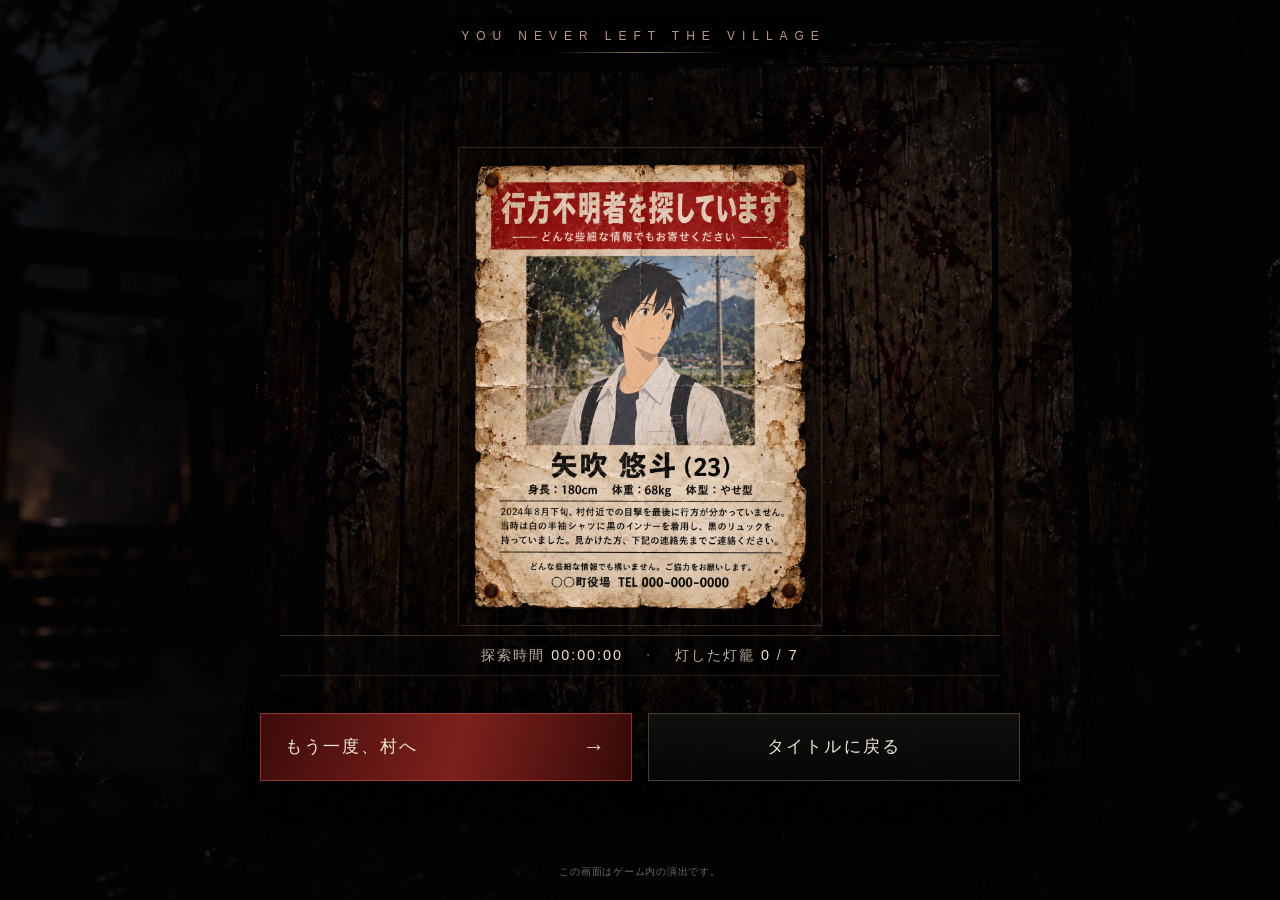
<file: gameover.html>
<!doctype html>
<html lang="ja">
<head>
<link rel="manifest" href="./manifest.webmanifest">
<meta name="application-name" content="晩夏">
<meta name="apple-mobile-web-app-capable" content="yes">
<meta name="mobile-web-app-capable" content="yes">
<meta name="apple-mobile-web-app-title" content="晩夏">
<meta name="apple-mobile-web-app-status-bar-style" content="black-translucent">
<link rel="apple-touch-icon" sizes="180x180" href="./icons/apple-touch-icon.png">
<link rel="icon" type="image/png" sizes="32x32" href="./icons/favicon-32.png">
<meta charset="utf-8">
<meta name="viewport" content="width=device-width,initial-scale=1,maximum-scale=1,viewport-fit=cover">
<meta name="theme-color" content="#070807">
<title>晩夏 — GAME OVER</title>
<style>
:root{
 --ivory:#eee8dc;--soft:#beb5a6;--muted:#766f65;
 --gold:#b79c70;--gold2:#d9c39c;--red:#8d2622;
 --serif:"Yu Mincho","Hiragino Mincho ProN",serif;
 --sans:-apple-system,BlinkMacSystemFont,"Hiragino Kaku Gothic ProN","Yu Gothic",Meiryo,sans-serif;
}
*{box-sizing:border-box;-webkit-tap-highlight-color:transparent}
html,body{width:100%;height:100%;margin:0;overflow:hidden;background:#050605;color:var(--ivory)}
body{font-family:var(--serif)}
button{font:inherit;color:inherit}
#gameover{position:fixed;inset:0;overflow:hidden;background:#050605;isolation:isolate}
.bg{position:absolute;inset:-1.5%;width:103%;height:103%;object-fit:cover;object-position:center;filter:brightness(.62) saturate(.72) contrast(1.1)}
.veil{position:absolute;inset:0;z-index:1;pointer-events:none;background:
 radial-gradient(ellipse at 50% 42%,rgba(0,0,0,0) 16%,rgba(0,0,0,.08) 40%,rgba(0,0,0,.56) 100%),
 linear-gradient(180deg,rgba(0,0,0,.55),rgba(0,0,0,.02) 28%,rgba(0,0,0,.08) 65%,rgba(0,0,0,.78))}
.grain{position:absolute;inset:-20%;z-index:2;pointer-events:none;opacity:.045;background-image:url("data:image/svg+xml,%3Csvg xmlns='http://www.w3.org/2000/svg' width='120' height='120'%3E%3Cfilter id='n'%3E%3CfeTurbulence type='fractalNoise' baseFrequency='.8' numOctaves='3' stitchTiles='stitch'/%3E%3C/filter%3E%3Crect width='100%25' height='100%25' filter='url(%23n)' opacity='.6'/%3E%3C/svg%3E")}
.header{position:absolute;z-index:5;top:3.2%;left:50%;transform:translateX(-50%);width:70%;text-align:center;text-shadow:0 2px 18px #000}
.kicker{font-family:var(--sans);font-size:clamp(8px,1vw,12px);letter-spacing:.58em;margin-left:.58em;color:#bd9589;white-space:nowrap}
h1{font-size:clamp(30px,3.7vw,54px);font-weight:400;letter-spacing:.23em;margin:.35em 0 0 .23em;line-height:.95}
.header:after{content:"";display:block;width:180px;max-width:28%;height:1px;margin:9px auto 0;background:linear-gradient(90deg,transparent,rgba(183,156,112,.75),transparent)}
.poster-stage{position:absolute;z-index:4;left:50%;top:17.2%;transform:translateX(-50%);height:51.5%;aspect-ratio:3/4;display:grid;place-items:center;filter:drop-shadow(0 16px 27px rgba(0,0,0,.78))}
.poster-stage:before{content:"";position:absolute;inset:-8px;border:1px solid rgba(214,194,158,.18)}
.poster{display:block;width:100%;height:100%;object-fit:contain;user-select:none;-webkit-user-drag:none}
.result-line{position:absolute;z-index:5;left:50%;top:70.5%;transform:translateX(-50%);width:min(68%,720px);display:flex;justify-content:center;align-items:center;gap:1.25em;padding:10px 22px;border-top:1px solid rgba(183,156,112,.26);border-bottom:1px solid rgba(183,156,112,.16);background:linear-gradient(90deg,transparent,rgba(4,4,4,.52) 12%,rgba(4,4,4,.52) 88%,transparent);font-family:var(--sans);font-size:clamp(10px,1.12vw,15px);letter-spacing:.14em;color:#bbb2a3;white-space:nowrap;text-shadow:0 2px 10px #000}
.result-line b{font-weight:500;color:#eee5d6;font-variant-numeric:tabular-nums}.dot{color:var(--gold);opacity:.5}
.actions{position:absolute;z-index:5;left:50%;top:79.2%;transform:translateX(-50%);width:min(70%,760px);display:grid;grid-template-columns:1fr 1fr;gap:16px}
.action{height:clamp(48px,8.5vh,68px);border:1px solid rgba(190,171,136,.32);background:linear-gradient(180deg,rgba(18,17,15,.9),rgba(6,6,6,.95));font-size:clamp(13px,1.35vw,19px);letter-spacing:.12em;padding:0 24px;display:flex;align-items:center;justify-content:center;gap:1em;white-space:nowrap;word-break:keep-all;line-height:1;box-shadow:inset 0 1px rgba(255,255,255,.02),0 10px 30px rgba(0,0,0,.38)}
.action.primary{justify-content:space-between;border-color:rgba(194,83,72,.6);background:linear-gradient(105deg,rgba(65,12,11,.95),rgba(130,34,29,.96) 53%,rgba(55,10,9,.97));color:#f2e9da}
.action .arrow{font-family:var(--sans);font-size:1.3em;color:#e2cda8}
.footer{position:absolute;z-index:5;left:50%;bottom:2.3%;transform:translateX(-50%);font-family:var(--sans);font-size:clamp(7px,.75vw,10px);letter-spacing:.08em;color:#6f685f;white-space:nowrap}
.rotate-hint{display:none;position:fixed;inset:0;z-index:99;background:#070807;color:#ddd4c6;align-items:center;justify-content:center;text-align:center;font-family:var(--sans)}
.rotate-hint .box{padding:24px}.rotate-icon{font-size:34px;margin-bottom:12px}.rotate-hint strong{display:block;font-size:17px;letter-spacing:.12em;font-weight:500}.rotate-hint small{display:block;margin-top:8px;color:#8e877d;font-size:11px;letter-spacing:.08em}
@media (orientation:portrait){.rotate-hint{display:flex}}
@media (max-height:520px) and (orientation:landscape){
 .header{top:2.2%}.kicker{font-size:8px}h1{font-size:30px;margin-top:.25em}.header:after{margin-top:6px}
 .poster-stage{top:15.6%;height:52.5%}.result-line{top:69.5%;padding:8px 18px}.actions{top:78.6%;gap:12px}.action{height:46px;font-size:13px}.footer{bottom:1.4%;font-size:7px}
}
@media (max-width:760px) and (orientation:landscape){.result-line{width:74%}.actions{width:76%}.poster-stage{height:50%}}
</style>
</head>
<body>
<main id="gameover">
 <img class="bg" alt="" src="story-assets/a75b4668e822f5a54b8c706d.webp">
 <div class="veil"></div><div class="grain"></div>
 <header class="header"><div class="kicker">YOU NEVER LEFT THE VILLAGE</div></header>
 <div class="poster-stage"><img class="poster" alt="行方不明者・矢吹悠斗の捜索ポスター" src="story-assets/7db6085b234b47aee5c0cdf2.webp"></div>
 <div class="result-line" aria-live="polite"><span>探索時間 <b id="result-time">00:52</b></span><span class="dot">・</span><span>灯した灯籠 <b id="result-lamps">0</b> / <b id="result-total">7</b></span></div>
 <div class="actions"><button class="action primary" id="retry"><span>もう一度、村へ</span><span class="arrow">→</span></button><button class="action" id="title"><span>タイトルに戻る</span></button></div>
 <div class="footer">この画面はゲーム内の演出です。</div>
</main>
<div class="rotate-hint"><div class="box"><div class="rotate-icon">↻</div><strong>横向きでご覧ください</strong><small>晩夏は横画面で表示されます</small></div></div>
<script>
(()=>{const $=id=>document.getElementById(id);function setResult(d={}){if(d.time!=null)$('result-time').textContent=String(d.time);if(d.lamps!=null)$('result-lamps').textContent=String(d.lamps);if(d.total!=null)$('result-total').textContent=String(d.total)}function fire(name,fallback){const ev=new CustomEvent(name,{cancelable:true,detail:{source:'gameover'}});const allowed=window.dispatchEvent(ev);if(allowed&&typeof fallback==='function')fallback()}$('retry').addEventListener('click',()=>fire('banka:retryChase',()=>location.reload()));$('title').addEventListener('click',()=>fire('banka:returnTitle',()=>{location.href='index.html'}));window.BankaGameOver={setResult}})();
</script>
<script src="gameover-bridge.js"></script>

<script src="./pwa-register.js"></script>
</body></html>
</file>
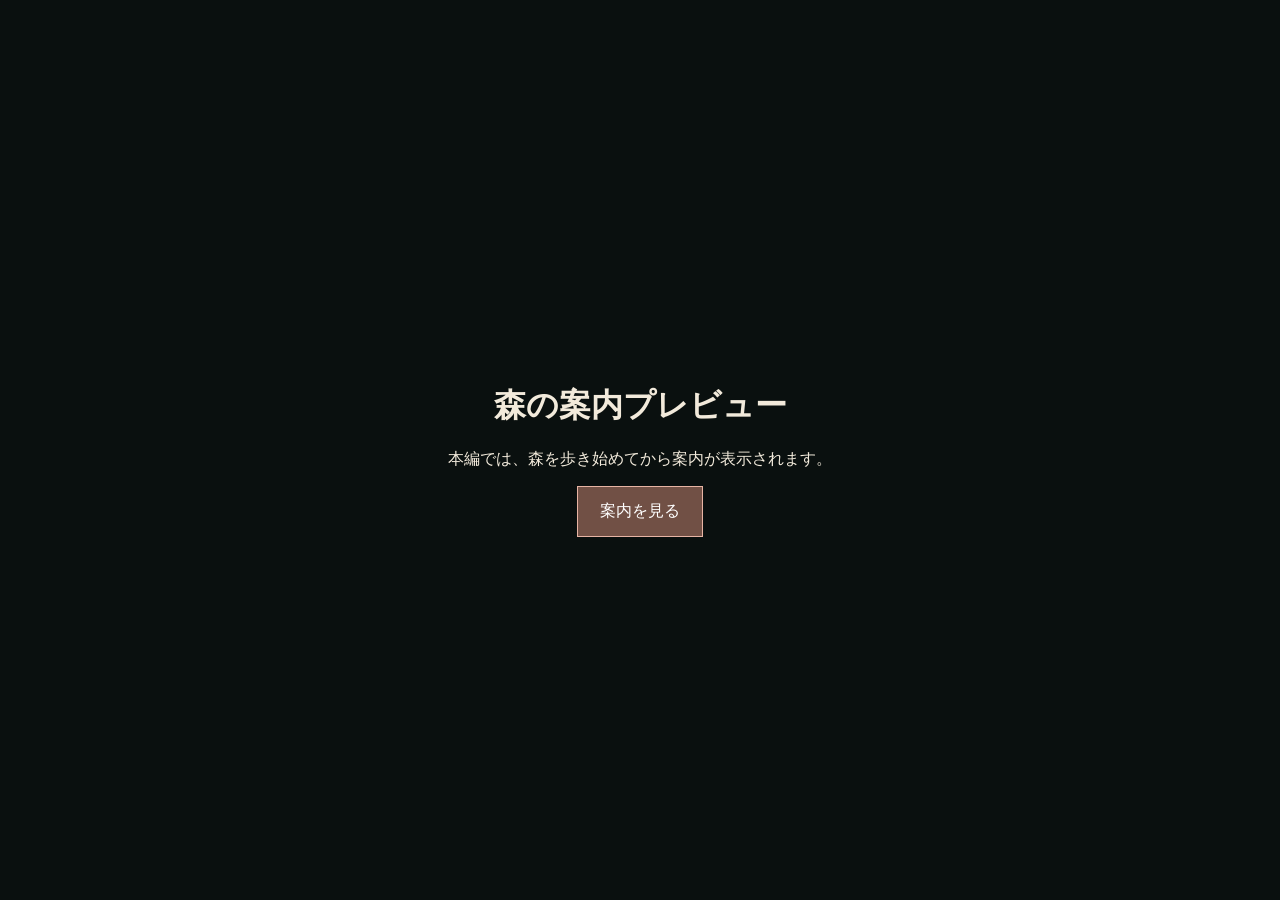
<file: chase/tutorial-preview.html>
<!doctype html>
<html lang="ja"><head>
<link rel="manifest" href="../manifest.webmanifest">
<meta name="application-name" content="晩夏">
<meta name="apple-mobile-web-app-capable" content="yes">
<meta name="mobile-web-app-capable" content="yes">
<meta name="apple-mobile-web-app-title" content="晩夏">
<meta name="apple-mobile-web-app-status-bar-style" content="black-translucent">
<link rel="apple-touch-icon" sizes="180x180" href="../icons/apple-touch-icon.png">
<link rel="icon" type="image/png" sizes="32x32" href="../icons/favicon-32.png">
<meta charset="utf-8"><meta name="viewport" content="width=device-width,initial-scale=1,viewport-fit=cover"><title>晩夏｜森の案内プレビュー</title>
<link rel="stylesheet" href="css/forest-tutorial.css"><style>html,body{margin:0;width:100%;height:100%;background:#0a100f;color:#f2eadb;font-family:system-ui,sans-serif}main{min-height:100%;display:grid;place-items:center;text-align:center;padding:24px;box-sizing:border-box}button{padding:14px 22px;background:#715045;color:#fff;border:1px solid #e7b4a4;font:inherit;cursor:pointer}</style></head>
<body><main><div><h1 id="preview-title">森の案内プレビュー</h1><p>本編では、森を歩き始めてから案内が表示されます。</p><button type="button" id="again">案内を見る</button></div></main>
<button type="button" id="module-start" hidden></button><script>window.UbasuteyamaChase={ready:()=>true,start:()=>{}};</script>
<script src="js/forest-tutorial.js"></script><script>document.getElementById('again').onclick=()=>window.BankaForestTutorial.open();window.addEventListener('banka:tutorial-complete',()=>{document.getElementById('preview-title').textContent='案内はここまで';document.getElementById('again').textContent='もう一度見る';});</script>
<script src="../pwa-register.js"></script>
</body></html>
</file>
<file: integration.css>
#banka-handoff{position:fixed;inset:0;z-index:2147483647;display:grid;place-items:center;background:#050605;color:#ddd8c8;opacity:0;visibility:hidden;pointer-events:none;transition:opacity .75s ease,visibility 0s linear .75s;font-family:"Yu Mincho","Hiragino Mincho ProN",serif}
#banka-handoff.active{opacity:1;visibility:visible;transition:opacity .75s ease;pointer-events:auto}
#banka-handoff .handoff-inner{text-align:center;opacity:0;transform:translateY(5px);transition:opacity .45s ease,transform .45s ease}
#banka-handoff.loading .handoff-inner{opacity:.82;transform:none}
#banka-handoff .handoff-mark{display:block;width:28px;height:1px;margin:0 auto 13px;background:#a99a79;animation:banka-handoff-pulse 1.25s ease-in-out infinite}
#banka-handoff .handoff-text{font-size:12px;letter-spacing:.2em}
@keyframes banka-handoff-pulse{50%{opacity:.25;transform:scaleX(.55)}}
@media(prefers-reduced-motion:reduce){#banka-handoff,#banka-handoff .handoff-inner{transition-duration:.01ms}#banka-handoff .handoff-mark{animation:none}}
#banka-story-skip{position:fixed;z-index:2147482000;left:50%;top:max(12px,env(safe-area-inset-top));transform:translateX(-50%);min-height:44px;padding:8px 16px;border:1px solid rgba(235,221,192,.55);border-radius:4px;background:rgba(9,13,13,.83);color:#fff6e7;font:13px/1.3 "Yu Mincho","Hiragino Mincho ProN",serif;letter-spacing:.06em;cursor:pointer;white-space:nowrap;touch-action:manipulation}
#banka-story-skip[hidden]{display:none!important}
.banka-skip-setting{display:flex;align-items:center;justify-content:space-between;gap:18px;min-height:44px;margin:14px 0 6px;padding:10px 4px;font-size:14px;cursor:pointer}
.banka-skip-setting input{width:24px;height:24px;flex:none;accent-color:#c79c7f}


/* Integrated chase boot: active from the first paint, before any game JS runs. */
html.chase-boot,html.chase-failed{background:#050605!important}
html.chase-boot body,html.chase-failed body{background:#050605!important;overflow:hidden}
#ux-front,#home{display:none!important}
html.chase-boot #world,html.chase-boot #hud,html.chase-boot #gameover,html.chase-boot #victory,html.chase-boot #scare,
html.chase-failed #world,html.chase-failed #hud,html.chase-failed #gameover,html.chase-failed #victory,html.chase-failed #scare{visibility:hidden!important}
#module-launch{position:fixed;inset:0;z-index:2147483600;display:grid;place-items:center;background:#050605;color:#dedbcf;text-align:center;padding:24px;font-family:"Yu Mincho","Hiragino Mincho ProN",serif;opacity:1;visibility:visible}
#module-launch[hidden]{display:none!important}
.module-launch-inner{max-width:420px}
.module-launch-mark{display:block;width:34px;height:1px;margin:0 auto 16px;background:#9d9278;animation:banka-boot-pulse 1.2s ease-in-out infinite}
#module-status{margin:0;font-size:14px;letter-spacing:.12em}
#module-detail{margin:10px 0 0;color:#8f958d;font-size:11px;line-height:1.7;letter-spacing:.04em}
html.chase-failed #module-launch{display:none!important}
html.chase-failed #fatal{z-index:2147483646!important}
@keyframes banka-boot-pulse{50%{opacity:.28;transform:scaleX(.55)}}
@media(prefers-reduced-motion:reduce){.module-launch-mark{animation:none}}
</file>
<file: chase/css/forest-tutorial.css>
/* Landscape guide: keep the photographed subject and the actual game controls visible. */
#forest-guide[hidden]{display:none!important}
#forest-guide{position:fixed;inset:0;z-index:2147483001;overflow:hidden;color:#f3efe7;background:#080d0d;font-family:system-ui,-apple-system,"Hiragino Kaku Gothic ProN",Meiryo,sans-serif;user-select:none;-webkit-user-select:none;touch-action:pan-y}
#forest-guide *,#forest-guide *::before{box-sizing:border-box;user-select:none;-webkit-user-select:none}
#forest-guide .fg-shot{position:absolute;inset:0;background-position:center;background-size:cover;filter:brightness(1.28) saturate(.86)}
#forest-guide .fg-vignette{position:absolute;inset:0;pointer-events:none;background:linear-gradient(90deg,#060b0b54,transparent 38%,transparent 70%,#070b0b44),linear-gradient(0deg,#03060566,transparent 25%,transparent 77%,#03060550)}
#forest-guide .fg-skip{position:absolute;z-index:5;top:max(8px,env(safe-area-inset-top));right:max(14px,env(safe-area-inset-right));min-height:38px;padding:6px 16px;background:#101819dc;border:1px solid #cebca48f;border-radius:3px;color:#f5f0e7;font:600 clamp(11px,1.15vw,15px) serif;letter-spacing:.1em;cursor:pointer}
#forest-guide .fg-card{position:absolute;z-index:3;top:13%;left:4%;width:32%;max-width:480px;max-height:67%;display:flex;flex-direction:column;gap:clamp(8px,1.8vh,15px);padding:clamp(14px,1.8vw,25px);overflow:auto;background:#0d1415ed;border:1px solid #d2bfa267;box-shadow:0 12px 38px #000a;scrollbar-width:thin}
#forest-guide .fg-title{margin:0;font:600 clamp(22px,2.55vw,35px)/1.2 serif;letter-spacing:.07em;color:#f8f3e8}
#forest-guide .fg-speech{margin:0;font-size:clamp(12px,1.3vw,17px);font-weight:600;line-height:1.55;color:#f2e6dd}
#forest-guide .fg-speech::before{content:'「'}#forest-guide .fg-speech::after{content:'」'}
#forest-guide .fg-rule{margin:0;font-size:clamp(10px,1.04vw,14px);line-height:1.5;color:#d6ddd5}
#forest-guide .fg-bottom{display:flex;align-items:center;justify-content:space-between;gap:8px;padding-top:clamp(3px,1vh,9px)}
#forest-guide .fg-page{font:600 clamp(10px,1vw,13px) system-ui,sans-serif;letter-spacing:.12em;color:#d5a799;white-space:nowrap}
#forest-guide .fg-nav{display:flex;gap:7px}#forest-guide .fg-nav button{min-height:37px;min-width:58px;padding:5px 10px;border:1px solid #c8b4988f;background:#152020;color:#f4efe7;font:600 clamp(11px,1.02vw,14px) system-ui,sans-serif;cursor:pointer}
#forest-guide .fg-nav .fg-next{background:#65473f;border-color:#d8aa99;min-width:80px}#forest-guide .fg-nav button:disabled{opacity:.35}
#forest-guide .fg-guide{position:absolute;z-index:2;right:1%;bottom:-2%;height:69vh;width:min(27vw,390px);object-fit:contain;object-position:bottom right;filter:drop-shadow(-9px 10px 12px #000c);pointer-events:none}
#forest-guide .fg-scene-tunnel .fg-guide{right:20%;width:min(19vw,290px);height:60vh}
#forest-guide .fg-scene-forest .fg-card{left:28%;width:33%}
@media(max-height:520px){#forest-guide .fg-card{top:12%;max-height:77%;padding:12px 14px;gap:6px}#forest-guide .fg-title{font-size:clamp(20px,2.8vw,29px)}#forest-guide .fg-speech{font-size:clamp(11px,1.5vw,14px);line-height:1.4}#forest-guide .fg-rule{font-size:clamp(10px,1.18vw,12px);line-height:1.42}#forest-guide .fg-bottom{padding-top:3px}#forest-guide .fg-nav button{min-height:34px}#forest-guide .fg-skip{min-height:34px}}
@media(max-width:700px){#forest-guide .fg-card{left:3%;width:43%;padding:10px 12px;gap:6px}#forest-guide .fg-scene-forest .fg-card{left:26%;width:43%}#forest-guide .fg-title{font-size:clamp(18px,3.3vw,23px)}#forest-guide .fg-speech{font-size:clamp(11px,1.7vw,13px)}#forest-guide .fg-rule{font-size:clamp(9px,1.47vw,11px)}#forest-guide .fg-guide{width:30vw;height:64vh}#forest-guide .fg-scene-tunnel .fg-guide{right:20%;width:18vw;height:55vh}#forest-guide .fg-nav button{min-width:48px;padding:4px 7px}#forest-guide .fg-nav .fg-next{min-width:67px}}
@media(orientation:portrait){#forest-guide .fg-card,#forest-guide .fg-scene-forest .fg-card{top:9%;left:5%;width:90%;max-height:49%;padding:15px}#forest-guide .fg-guide,#forest-guide .fg-scene-tunnel .fg-guide{right:2%;bottom:0;width:44%;height:44vh}#forest-guide .fg-title{font-size:25px}#forest-guide .fg-speech{font-size:14px}#forest-guide .fg-rule{font-size:12px}}
</file>
